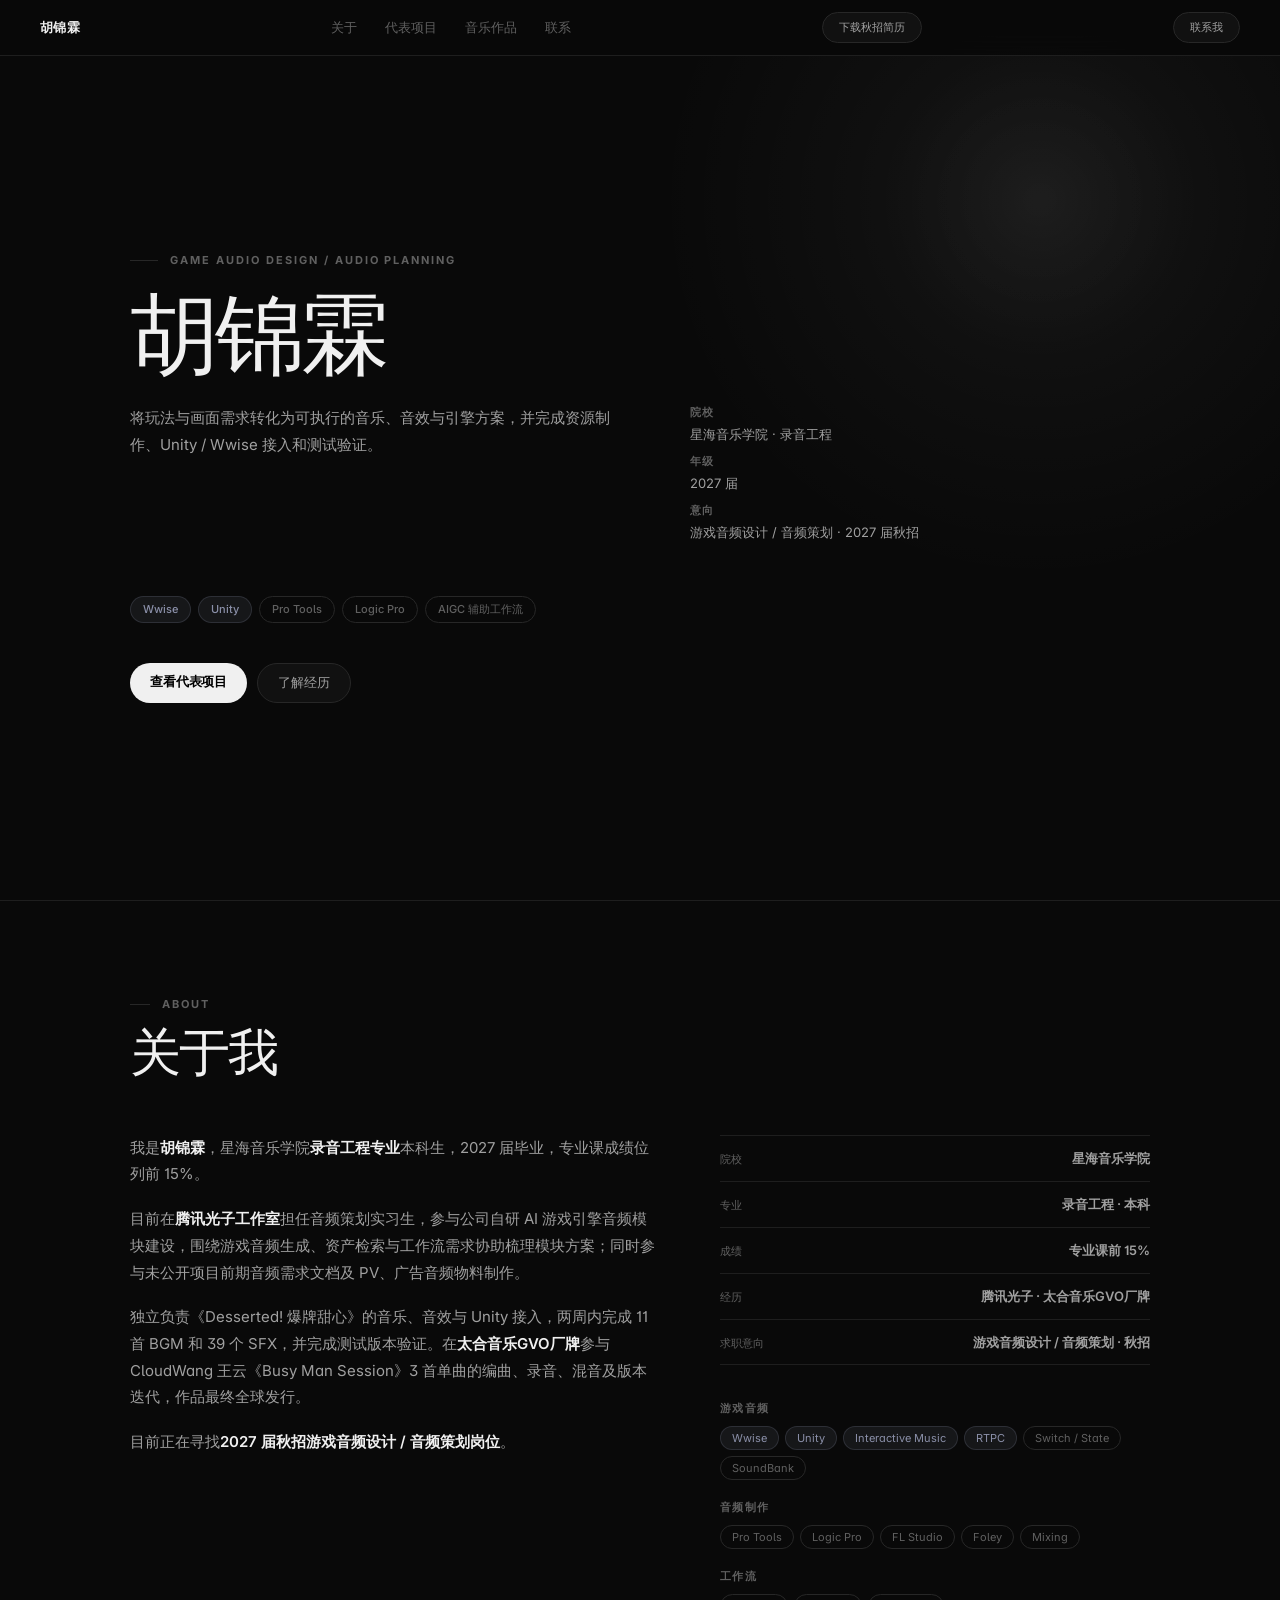
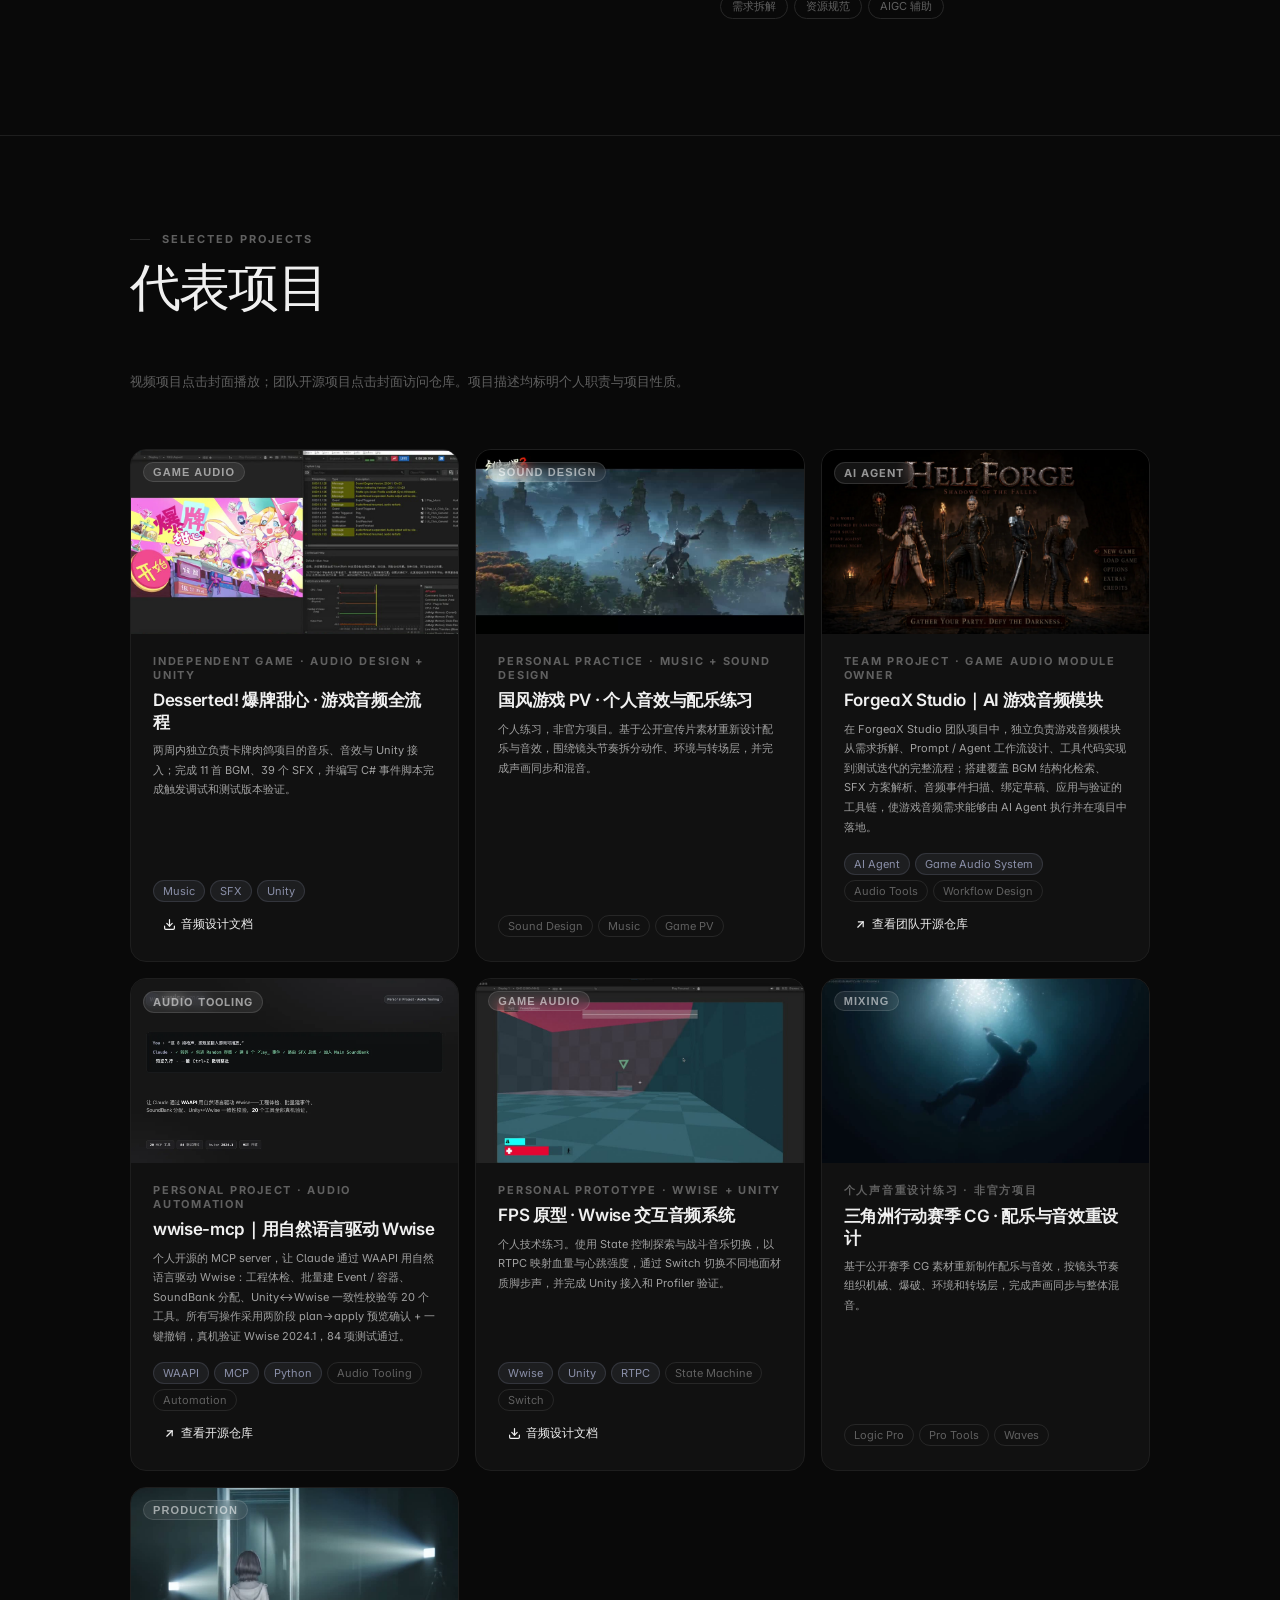
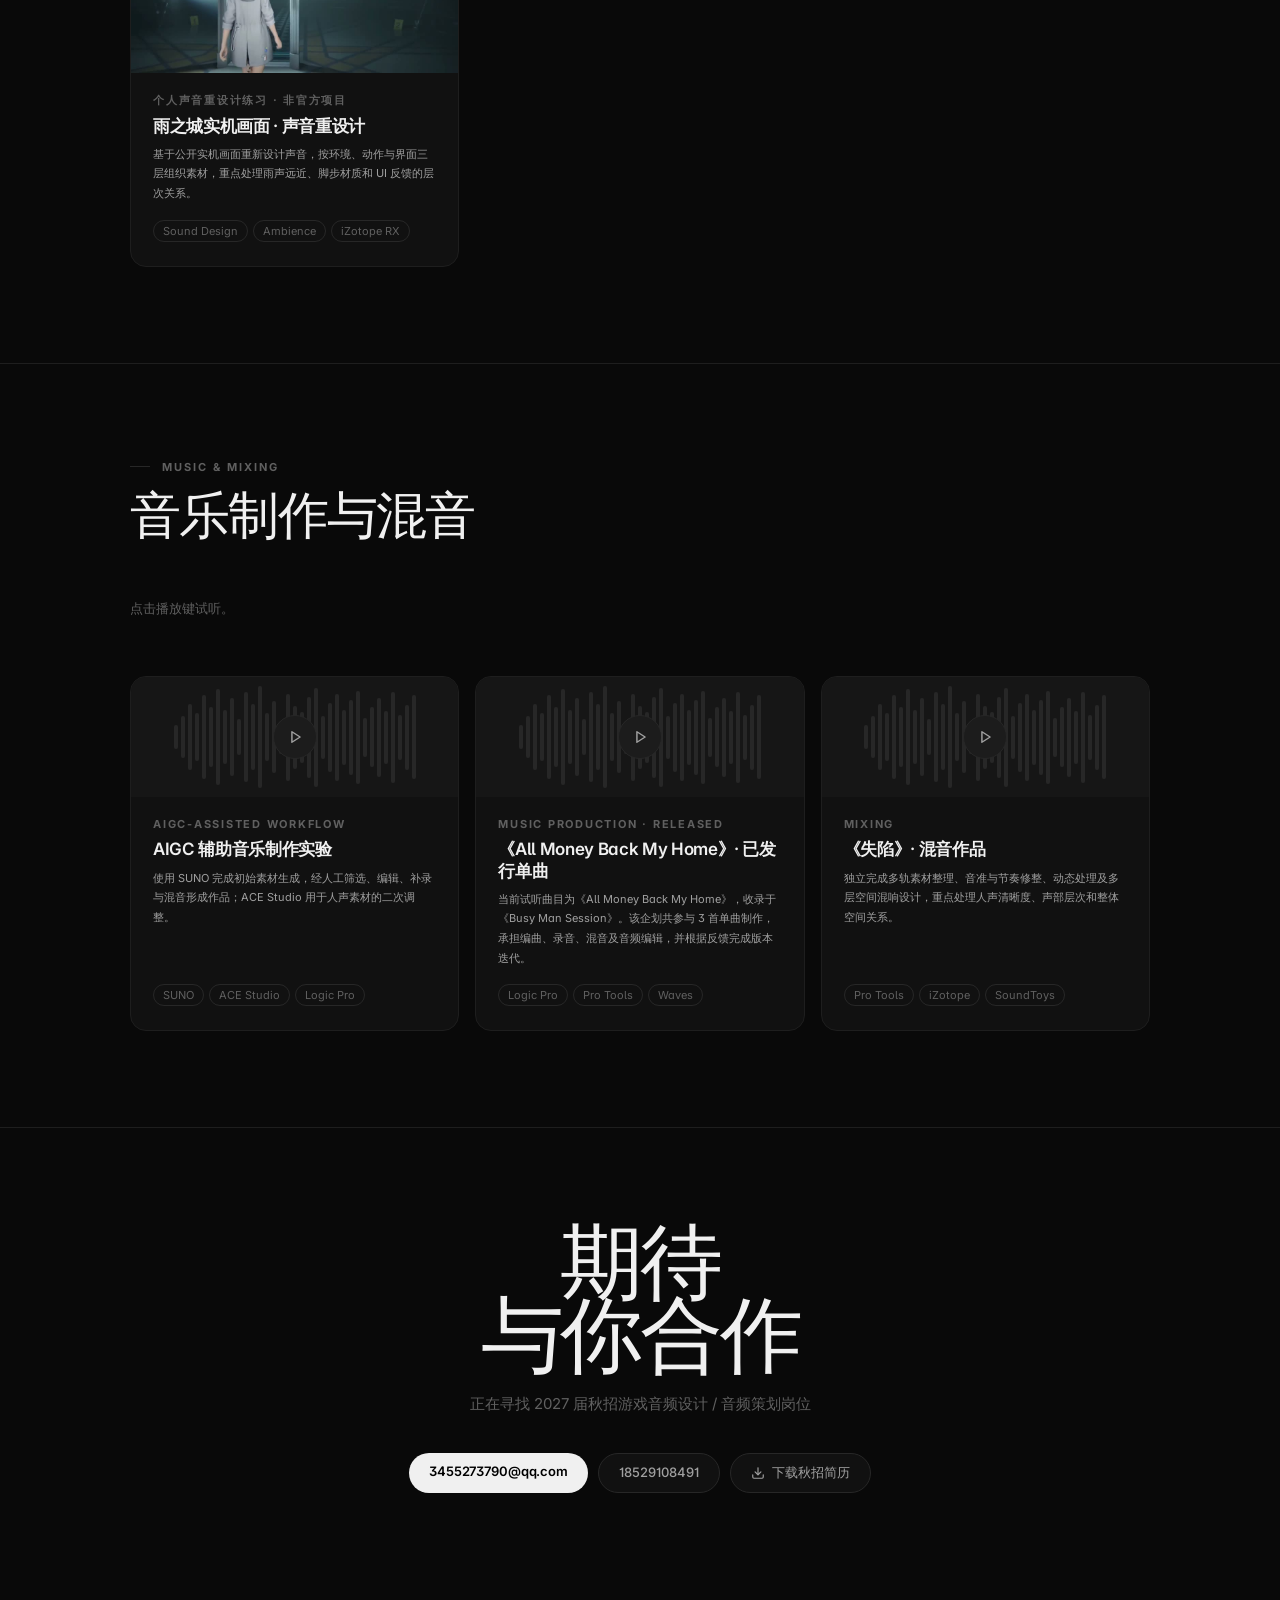
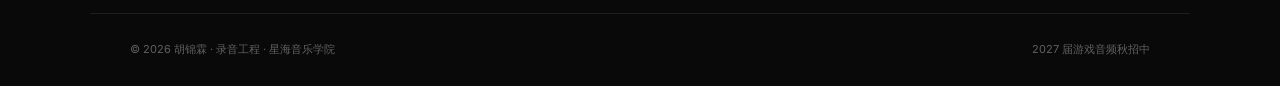
<file: index.html>
<!DOCTYPE html>
<html lang="zh-CN">
<head>
  <meta charset="UTF-8">
  <meta name="viewport" content="width=device-width, initial-scale=1.0">
  <title>胡锦霖 | 游戏音频设计 / 音频策划</title>
  <link rel="preconnect" href="https://fonts.googleapis.com">
  <link rel="preconnect" href="https://fonts.gstatic.com" crossorigin>
  <link href="https://fonts.googleapis.com/css2?family=Inter:wght@200;300;400;500;600;700&display=swap" rel="stylesheet">
  <style>
    *, *::before, *::after { margin: 0; padding: 0; box-sizing: border-box; }

    :root {
      --canvas:    #090909;
      --s1:        #111111;
      --s2:        #161616;
      --s3:        #1c1c1c;
      --line:      #1e1e1e;
      --line-hi:   #272727;
      --ink:       #f0f0f0;
      --ink-2:     #a0a0a0;
      --ink-3:     #606060;
      --accent:    #8a8fa8;
      --accent-lo: rgba(138,143,168,0.10);
      --accent-bd: rgba(138,143,168,0.20);

      /* ── 黄金比例字号阶梯 (base 13px × φ1.618) ──
         13 → 21 → 34 → 55 → 89px
         辅助: 11px (micro) / 15px (body) / 24px (card-lg)   */
      --t-micro:   11px;   /* labels, kickers, badges         */
      --t-sm:      13px;   /* nav, meta, captions, tools      */
      --t-body:    15px;   /* 正文段落 (lh 1.78)              */
      --t-card:    21px;   /* 卡片标题 (φ × 13)               */
      --t-section: 34px;   /* 章节标题 (φ² × 13)              */
      --t-hero-sm: 55px;   /* 联系标题 / 副英雄 (φ³ × 13)    */
      --t-hero:    89px;   /* 主标题 (φ⁴ × 13)               */

      /* ── 行高 ── */
      --lh-display: 0.88;  /* 巨型展示标题                    */
      --lh-title:   1.05;  /* 章节标题                        */
      --lh-card:    1.25;  /* 卡片标题                        */
      --lh-desc:    1.65;  /* 卡片描述                        */
      --lh-body:    1.78;  /* 正文段落 (规范: 1.5–1.8x)       */
      --lh-meta:    1.45;  /* 表格/meta 行                    */
    }

    html { scroll-behavior: smooth; }

    body {
      background: var(--canvas);
      color: var(--ink);
      font-family: 'Inter', -apple-system, "PingFang SC", sans-serif;
      -webkit-font-smoothing: antialiased;
      font-feature-settings: "cv01","cv05","cv09","cv11","ss03";
    }

    /* ─── NAV ─── */
    nav {
      position: fixed; top: 0; left: 0; right: 0; z-index: 100;
      height: 56px;
      display: flex; align-items: center; justify-content: space-between;
      padding: 0 40px;
      background: rgba(9,9,9,0.88);
      backdrop-filter: blur(20px);
      -webkit-backdrop-filter: blur(20px);
      border-bottom: 1px solid var(--line);
    }
    .nav-logo { font-size: var(--t-sm); font-weight: 700; letter-spacing: 0.02em; color: var(--ink); text-decoration: none; }
    .nav-center { display: flex; gap: 28px; }
    .nav-center a { font-size: var(--t-sm); font-weight: 400; color: var(--ink-3); text-decoration: none; transition: color .15s; }
    .nav-center a:hover { color: var(--ink); }
    .nav-pill {
      font-size: var(--t-micro); font-weight: 500;
      padding: 7px 16px; border-radius: 100px;
      border: 1px solid var(--line-hi);
      background: var(--s1); color: var(--ink-2);
      text-decoration: none; transition: border-color .15s, color .15s;
    }
    .nav-pill:hover { border-color: var(--accent-bd); color: var(--ink); }

    /* ─── HERO ─── */
    #hero {
      min-height: 100vh;
      display: flex; align-items: center;
      padding: 56px 0 0;
      position: relative;
      overflow: hidden;
    }
    #hero::before {
      content: '';
      position: absolute;
      top: -200px; right: -160px;
      width: 800px; height: 800px;
      background: radial-gradient(
        ellipse at center,
        rgba(255, 255, 255, 0.055) 0%,
        rgba(255, 255, 255, 0.025) 35%,
        transparent 68%
      );
      pointer-events: none;
      z-index: 0;
    }
    #hero::after {
      content: '';
      position: absolute;
      top: 20px; right: 60px;
      width: 360px; height: 360px;
      background: radial-gradient(
        ellipse at center,
        rgba(255, 255, 255, 0.032) 0%,
        transparent 60%
      );
      pointer-events: none;
      z-index: 0;
    }
    .hero-wrap { position: relative; z-index: 1; }
    .hero-wrap { max-width: 1100px; margin: 0 auto; padding: 0 40px; width: 100%; }

    .hero-kicker {
      /* 小字 + 粗字重 = 强对比基准线 */
      font-size: var(--t-micro); font-weight: 700;
      letter-spacing: 0.18em; text-transform: uppercase;
      color: var(--ink-3); margin-bottom: 28px;
      display: flex; align-items: center; gap: 12px;
    }
    .hero-kicker::before { content:''; display:block; width:28px; height:1px; background:var(--line-hi); }

    .hero-name {
      /* 超大 + 极细字重 → 与 kicker 形成最大字重对比 */
      font-size: clamp(55px, 8.5vw, 89px);
      font-weight: 200; letter-spacing: -0.04em;
      line-height: var(--lh-display); color: var(--ink);
      margin-bottom: 32px;
    }

    .hero-row { display: flex; align-items: flex-start; gap: 60px; margin-bottom: 44px; flex-wrap: wrap; }
    .hero-bio {
      flex: 1; min-width: 280px;
      font-size: var(--t-body); line-height: var(--lh-body);
      color: var(--ink-2); font-weight: 400;
      max-width: 500px;
    }
    .hero-meta { flex-shrink: 0; }
    .meta-item { margin-bottom: 10px; }
    .meta-label { font-size: var(--t-micro); font-weight: 700; letter-spacing: 0.12em; text-transform: uppercase; color: var(--ink-3); display: block; margin-bottom: 3px; }
    .meta-val { font-size: var(--t-sm); font-weight: 400; color: var(--ink-2); line-height: var(--lh-meta); }

    .hero-tags { display: flex; flex-wrap: wrap; gap: 7px; margin-bottom: 40px; }
    .tag {
      font-size: var(--t-micro); font-weight: 500;
      padding: 5px 12px; border-radius: 100px;
      border: 1px solid var(--line-hi);
      color: var(--ink-3);
    }
    .tag.hi {
      background: var(--accent-lo); color: var(--accent);
      border-color: var(--accent-bd);
    }

    .hero-btns { display: flex; gap: 10px; flex-wrap: wrap; }
    .btn-white {
      font-size: var(--t-sm); font-weight: 600; letter-spacing: -0.01em;
      padding: 10px 20px; border-radius: 100px;
      background: var(--ink); color: #000;
      text-decoration: none; border: none;
      transition: opacity .15s; cursor: pointer; display: inline-block;
    }
    .btn-white:hover { opacity: .85; }
    .btn-dark {
      font-size: var(--t-sm); font-weight: 500;
      padding: 10px 20px; border-radius: 100px;
      background: var(--s1); color: var(--ink-2);
      text-decoration: none; border: 1px solid var(--line-hi);
      transition: border-color .15s, color .15s; display: inline-block;
    }
    .btn-dark:hover { border-color: var(--accent-bd); color: var(--ink); }

    /* ─── SECTION ─── */
    .section { border-top: 1px solid var(--line); }
    .section-inner { max-width: 1100px; margin: 0 auto; padding: 96px 40px; }

    .sec-kicker {
      /* 700 small caps → 锚定视觉起点 */
      font-size: var(--t-micro); font-weight: 700;
      letter-spacing: 0.18em; text-transform: uppercase;
      color: var(--ink-3); margin-bottom: 14px;
      display: flex; align-items: center; gap: 12px;
    }
    .sec-kicker::before { content:''; display:block; width:20px; height:1px; background:var(--line-hi); }

    .sec-title {
      /* 300 大字 → 与 700 kicker 形成字重跳跃 */
      font-size: clamp(var(--t-section), 4vw, var(--t-hero-sm));
      font-weight: 300; letter-spacing: -0.035em;
      line-height: var(--lh-title); color: var(--ink);
      margin-bottom: 56px;
    }

    /* ─── ABOUT ─── */
    .about-grid {
      display: grid; grid-template-columns: 1.1fr 0.9fr; gap: 64px; align-items: start;
    }
    .about-text p { font-size: var(--t-body); line-height: var(--lh-body); color: var(--ink-2); margin-bottom: 18px; }
    .about-text strong { color: var(--ink); font-weight: 600; }

    .info-table { border-top: 1px solid var(--line); margin-bottom: 36px; }
    .info-row {
      display: flex; justify-content: space-between; align-items: baseline;
      padding: 13px 0; border-bottom: 1px solid var(--line);
    }
    .info-key { font-size: var(--t-micro); color: var(--ink-3); font-weight: 400; line-height: var(--lh-meta); }
    .info-val { font-size: var(--t-sm); color: var(--ink-2); font-weight: 600; text-align: right; max-width: 220px; line-height: var(--lh-meta); }

    .skill-block { margin-bottom: 20px; }
    .skill-block-label { font-size: var(--t-micro); font-weight: 700; letter-spacing: 0.14em; text-transform: uppercase; color: var(--ink-3); margin-bottom: 10px; }
    .skill-pills { display: flex; flex-wrap: wrap; gap: 6px; }
    .sp {
      font-size: var(--t-micro); padding: 4px 11px; border-radius: 100px;
      border: 1px solid var(--line-hi); color: var(--ink-3);
    }
    .sp.core { background: var(--accent-lo); color: var(--accent); border-color: var(--accent-bd); }

    /* ─── WORKS COMMON ─── */
    .works-sub { font-size: var(--t-sm); color: var(--ink-3); margin-bottom: 56px; line-height: var(--lh-body); }

    /* ── 3-equal video grid ── */
    .vgrid {
      display: grid;
      grid-template-columns: repeat(3, 1fr);
      gap: 16px;
    }
    .vc {
      background: var(--s1); border: 1px solid var(--line);
      border-radius: 16px; overflow: hidden;
      display: flex; flex-direction: column;
      transition: border-color .2s;
    }
    .vc:hover { border-color: var(--line-hi); }

    /* thumb — strict 16:9, same for all */
    .vthumb {
      aspect-ratio: 16 / 9;
      position: relative; background: var(--s2);
      overflow: hidden; cursor: pointer; flex-shrink: 0;
      width:100%; padding:0; border:0; appearance:none; text-align:left;
    }
    .vthumb:focus-visible { outline:2px solid var(--accent); outline-offset:2px; }
    .vthumb img { width:100%; height:100%; object-fit:cover; display:block; }
    /* 外链卡片(如 ForgeaX):<a> 形态 + 箭头图标居中 */
    a.vthumb { display:block; text-decoration:none; }
    .vthumb-ext .vplay svg { margin-left:0; }
    .vthumb-empty {
      width:100%; height:100%;
      display:flex; flex-direction:column; align-items:center; justify-content:center;
      gap:10px; color:var(--ink-3);
    }
    .vthumb-empty svg { opacity:.2; }
    .vthumb-empty span { font-size:var(--t-micro); letter-spacing:.1em; text-transform:uppercase; opacity:.35; }

    .voverlay {
      position:absolute; inset:0;
      background:rgba(0,0,0,0);
      display:flex; align-items:center; justify-content:center;
      transition:background .2s;
    }
    .vthumb:hover .voverlay { background:rgba(0,0,0,.5); }
    .vplay {
      width:48px; height:48px; border-radius:50%;
      background:rgba(255,255,255,.94); border:none; cursor:pointer;
      display:flex; align-items:center; justify-content:center;
      opacity:0; transform:scale(.75);
      transition:opacity .2s, transform .2s;
    }
    .vthumb:hover .vplay { opacity:1; transform:scale(1); }
    .vplay svg { margin-left:3px; }
    @media (hover: none) { .vplay { opacity:1; transform:scale(1); } }

    /* ─── VIDEO LIGHTBOX ─── */
    .vlightbox {
      position:fixed; inset:0; z-index:1000;
      background:rgba(0,0,0,.92);
      display:flex; align-items:center; justify-content:center;
      opacity:0; pointer-events:none;
      transition:opacity .25s;
    }
    .vlightbox.open { opacity:1; pointer-events:all; }
    .vlightbox-inner {
      position:relative;
      width:min(90vw,1280px);
    }
    .vlightbox-inner video {
      width:100%; max-height:85vh;
      display:block; border-radius:12px;
    }
    .vlightbox-close {
      position:absolute; top:-44px; right:0;
      background:none; border:none; cursor:pointer;
      color:rgba(255,255,255,.6); font-size:26px; line-height:1;
      padding:4px 8px;
      transition:color .15s;
    }
    .vlightbox-close:hover { color:#fff; }

    .vbadge {
      position:absolute; top:12px; left:12px;
      font-size:var(--t-micro); font-weight:700; letter-spacing:.1em; text-transform:uppercase;
      padding:3px 9px; border-radius:100px;
      background:rgba(255,255,255,.08); color:rgba(255,255,255,.55);
      border:1px solid rgba(255,255,255,.12); backdrop-filter:blur(6px);
    }

    .vinfo { padding:20px 22px 24px; flex:1; display:flex; flex-direction:column; }
    .vtype {
      font-size:var(--t-micro); font-weight:700; letter-spacing:.16em; text-transform:uppercase;
      color:var(--ink-3); margin-bottom:8px;
    }
    .vtitle {
      font-size:17px; font-weight:600; letter-spacing:-0.02em;
      color:var(--ink); margin-bottom:8px; line-height:var(--lh-card);
    }
    .vdesc {
      font-size:var(--t-micro); line-height:var(--lh-body); color:var(--ink-2);
      margin-bottom:16px; flex:1;
    }
    .vtools { display:flex; flex-wrap:wrap; gap:5px; margin-top:auto; }
    .vtool {
      font-size:var(--t-micro); padding:3px 9px; border-radius:100px;
      border:1px solid var(--line-hi); color:var(--ink-3);
    }
    .vtool.hi { background:var(--accent-lo); color:var(--accent); border-color:var(--accent-bd); }
    .doc-dl { display:inline-flex; align-items:center; gap:5px; margin-top:10px; padding:5px 10px; font-size:11.5px; color:var(--t-secondary); border:1px solid var(--border); border-radius:4px; text-decoration:none; transition:color .15s, border-color .15s; }
    .doc-dl:hover { color:var(--accent); border-color:var(--accent); }

    /* ── 3-equal audio grid ── */
    .agrid {
      display: grid;
      grid-template-columns: repeat(3, 1fr);
      gap: 16px;
    }
    .ac {
      background: var(--s1); border: 1px solid var(--line);
      border-radius: 16px; overflow: hidden;
      display: flex; flex-direction: column;
      transition: border-color .2s;
    }
    .ac:hover { border-color: var(--line-hi); }

    /* waveform zone — same height for all, mirrors 16:9 proportionally */
    .awave-zone {
      height: 120px; background: var(--s2);
      display: flex; align-items: center; justify-content: center;
      gap: 3px; padding: 0 24px; position: relative; flex-shrink: 0;
    }
    .awave-bar {
      flex: 1; max-width: 4px; border-radius: 2px;
      background: var(--line-hi); transition: background .2s;
      pointer-events: none;
    }
    .ac:hover .awave-bar { background: var(--accent-bd); }
    .aplay-btn {
      position: absolute;
      z-index: 1;
      width: 44px; height: 44px; border-radius: 50%;
      background: var(--s3); border: 1px solid var(--line-hi);
      cursor: pointer; display: flex; align-items: center; justify-content: center;
      transition: background .15s, border-color .15s;
    }
    .aplay-btn:hover { background: var(--ink); border-color: var(--ink); }
    .aplay-btn:hover svg { color: #000; }
    .aplay-btn svg { color: var(--ink-2); margin-left: 2px; transition: color .15s; }
    .aplay-btn.playing { background: var(--ink); border-color: var(--ink); }
    .aplay-btn.playing svg { color: #000; }

    .ainfo { padding: 20px 22px 24px; flex: 1; display: flex; flex-direction: column; }
    .atype {
      font-size: var(--t-micro); font-weight: 700; letter-spacing: .16em; text-transform: uppercase;
      color: var(--ink-3); margin-bottom: 8px;
    }
    .atitle {
      font-size: 17px; font-weight: 600; letter-spacing: -0.02em;
      color: var(--ink); margin-bottom: 8px; line-height: var(--lh-card);
    }
    .adesc {
      font-size: var(--t-micro); line-height: var(--lh-body); color: var(--ink-2);
      margin-bottom: 16px; flex: 1;
    }
    .atools { display: flex; flex-wrap: wrap; gap: 5px; margin-top: auto; }
    .atool {
      font-size: var(--t-micro); padding: 3px 9px; border-radius: 100px;
      border: 1px solid var(--line-hi); color: var(--ink-3);
    }

    /* ─── CONTACT ─── */
    #contact .section-inner { padding-bottom: 120px; text-align: center; }
    .contact-head {
      /* 200 超细 × 大字 → 与 footer 700 logo 再次对比 */
      font-size: clamp(var(--t-hero-sm), 6.5vw, var(--t-hero));
      font-weight: 200; letter-spacing: -0.04em;
      line-height: var(--lh-display); color: var(--ink); margin-bottom: 20px;
    }
    .contact-sub { font-size: var(--t-body); color: var(--ink-3); line-height: var(--lh-body); margin-bottom: 36px; }
    .contact-btns { display: flex; gap: 10px; justify-content: center; flex-wrap: wrap; }

    /* ─── FOOTER ─── */
    footer {
      border-top: 1px solid var(--line);
      max-width: 1100px; margin: 0 auto; padding: 28px 40px;
      display: flex; justify-content: space-between; align-items: center;
    }
    footer span { font-size: var(--t-micro); color: var(--ink-3); font-weight: 400; line-height: var(--lh-meta); }

    /* ─── RESPONSIVE ─── */
    @media (max-width: 860px) {
      nav { padding: 0 20px; }
      .nav-center { display: none; }
      .hero-wrap, .section-inner { padding-left: 20px; padding-right: 20px; }
      .hero-name { font-size: clamp(52px,12vw,90px); }
      .hero-row { gap: 32px; }
      .about-grid { grid-template-columns: 1fr; gap: 40px; }
      .vgrid { grid-template-columns: 1fr; }
      .agrid { grid-template-columns: 1fr; }
      footer { flex-direction: column; gap: 8px; text-align: center; padding: 20px; }
    }
    @media (min-width: 861px) and (max-width: 1100px) {
      .vgrid { grid-template-columns: repeat(3, 1fr); gap: 12px; }
      .agrid { grid-template-columns: repeat(3, 1fr); gap: 12px; }
    }
  </style>
</head>
<body>

<!-- ─── NAV ─── -->
<nav>
  <a href="#hero" class="nav-logo">胡锦霖</a>
  <div class="nav-center">
    <a href="#about">关于</a>
    <a href="#video-works">代表项目</a>
    <a href="#audio-works">音乐作品</a>
    <a href="#contact">联系</a>
  </div>
  <a href="胡锦霖 星海音乐学院 简历.docx" download class="nav-pill">下载秋招简历</a>
  <a href="mailto:3455273790@qq.com" class="nav-pill">联系我</a>
</nav>

<!-- ─── HERO ─── -->
<section id="hero">
  <div class="hero-wrap">
    <div class="hero-kicker">Game Audio Design / Audio Planning</div>
    <h1 class="hero-name">胡锦霖</h1>
    <div class="hero-row">
      <p class="hero-bio">
        将玩法与画面需求转化为可执行的音乐、音效与引擎方案，并完成资源制作、Unity / Wwise 接入和测试验证。
      </p>
      <div class="hero-meta">
        <div class="meta-item">
          <span class="meta-label">院校</span>
          <span class="meta-val">星海音乐学院 · 录音工程</span>
        </div>
        <div class="meta-item">
          <span class="meta-label">年级</span>
          <span class="meta-val">2027 届</span>
        </div>
        <div class="meta-item">
          <span class="meta-label">意向</span>
          <span class="meta-val">游戏音频设计 / 音频策划 · 2027 届秋招</span>
        </div>
      </div>
    </div>
    <div class="hero-tags">
      <span class="tag hi">Wwise</span>
      <span class="tag hi">Unity</span>
      <span class="tag">Pro Tools</span>
      <span class="tag">Logic Pro</span>
      <span class="tag">AIGC 辅助工作流</span>
    </div>
    <div class="hero-btns">
      <a href="#video-works" class="btn-white">查看代表项目</a>
      <a href="#about" class="btn-dark">了解经历</a>
    </div>
  </div>
</section>

<!-- ─── ABOUT ─── -->
<section class="section" id="about">
  <div class="section-inner">
    <div class="sec-kicker">About</div>
    <h2 class="sec-title">关于我</h2>

    <div class="about-grid">
      <div class="about-text">
        <p>我是<strong>胡锦霖</strong>，星海音乐学院<strong>录音工程专业</strong>本科生，2027 届毕业，专业课成绩位列前 15%。</p>
        <p>目前在<strong>腾讯光子工作室</strong>担任音频策划实习生，参与公司自研 AI 游戏引擎音频模块建设，围绕游戏音频生成、资产检索与工作流需求协助梳理模块方案；同时参与未公开项目前期音频需求文档及 PV、广告音频物料制作。</p>
        <p>独立负责《Desserted! 爆牌甜心》的音乐、音效与 Unity 接入，两周内完成 11 首 BGM 和 39 个 SFX，并完成测试版本验证。在<strong>太合音乐GVO厂牌</strong>参与 CloudWang 王云《Busy Man Session》3 首单曲的编曲、录音、混音及版本迭代，作品最终全球发行。</p>
        <p>目前正在寻找<strong>2027 届秋招游戏音频设计 / 音频策划岗位</strong>。</p>
      </div>

      <div>
        <div class="info-table">
          <div class="info-row"><span class="info-key">院校</span><span class="info-val">星海音乐学院</span></div>
          <div class="info-row"><span class="info-key">专业</span><span class="info-val">录音工程 · 本科</span></div>
          <div class="info-row"><span class="info-key">成绩</span><span class="info-val">专业课前 15%</span></div>
          <div class="info-row"><span class="info-key">经历</span><span class="info-val">腾讯光子 · 太合音乐GVO厂牌</span></div>

          <div class="info-row"><span class="info-key">求职意向</span><span class="info-val">游戏音频设计 / 音频策划 · 秋招</span></div>
        </div>

        <div class="skill-block">
          <div class="skill-block-label">游戏音频</div>
          <div class="skill-pills">
            <span class="sp core">Wwise</span>
            <span class="sp core">Unity</span>
            <span class="sp core">Interactive Music</span>
            <span class="sp core">RTPC</span>
            <span class="sp">Switch / State</span>
            <span class="sp">SoundBank</span>
          </div>
        </div>
        <div class="skill-block" style="margin-top:16px;">
          <div class="skill-block-label">音频制作</div>
          <div class="skill-pills">
            <span class="sp">Pro Tools</span>
            <span class="sp">Logic Pro</span>
            <span class="sp">FL Studio</span>
            <span class="sp">Foley</span>
            <span class="sp">Mixing</span>
          </div>
        </div>
        <div class="skill-block" style="margin-top:16px;">
          <div class="skill-block-label">工作流</div>
          <div class="skill-pills">
            <span class="sp">需求拆解</span>
            <span class="sp">资源规范</span>
            <span class="sp">AIGC 辅助</span>
          </div>
        </div>
      </div>
    </div>
  </div>
</section>

<!-- ─── VIDEO WORKS ─── -->
<section class="section" id="video-works">
  <div class="section-inner">
    <div class="sec-kicker">Selected Projects</div>
    <h2 class="sec-title">代表项目</h2>
    <p class="works-sub">视频项目点击封面播放；团队开源项目点击封面访问仓库。项目描述均标明个人职责与项目性质。</p>

    <div class="vgrid">

      <!-- V1: Desserted -->
      <div class="vc">
        <button type="button" class="vthumb" data-video="video/爆牌魔女_实机演示_web.mp4" onclick="playVideo(this)" aria-label="播放 Desserted! 爆牌甜心游戏音频实机演示">
          <img src="video/posters/desserted.jpg" alt="Desserted! 爆牌甜心游戏音频实机演示画面" loading="lazy">
          <span class="vbadge">Game Audio</span>
          <div class="voverlay"><span class="vplay"><svg width="16" height="16" viewBox="0 0 24 24" fill="#000"><polygon points="5,3 19,12 5,21"/></svg></span></div>
        </button>
        <div class="vinfo">
          <div class="vtype">Independent Game · Audio Design + Unity</div>
          <h3 class="vtitle">Desserted! 爆牌甜心 · 游戏音频全流程</h3>
          <p class="vdesc">两周内独立负责卡牌肉鸽项目的音乐、音效与 Unity 接入；完成 11 首 BGM、39 个 SFX，并编写 C# 事件脚本完成触发调试和测试版本验证。</p>
          <div class="vtools"><span class="vtool hi">Music</span><span class="vtool hi">SFX</span><span class="vtool hi">Unity</span></div>
          <a class="doc-dl" href="爆牌甜心_音频设计文档_v1.0.docx" download>
            <svg width="13" height="13" viewBox="0 0 24 24" fill="none" stroke="currentColor" stroke-width="2.2" stroke-linecap="round" stroke-linejoin="round"><path d="M21 15v4a2 2 0 0 1-2 2H5a2 2 0 0 1-2-2v-4"/><polyline points="7 10 12 15 17 10"/><line x1="12" y1="15" x2="12" y2="3"/></svg>
            音频设计文档
          </a>
        </div>
      </div>

      <!-- V2: Chinese-style game PV -->
      <div class="vc">
        <button type="button" class="vthumb" data-video="video/国风游戏PV音效配乐_web.mp4" onclick="playVideo(this)" aria-label="播放国风游戏 PV 个人音效与配乐练习">
          <img src="video/posters/guofeng-pv.jpg" alt="国风游戏 PV 个人音效与配乐练习画面" loading="lazy">
          <span class="vbadge">Sound Design</span>
          <div class="voverlay"><span class="vplay"><svg width="16" height="16" viewBox="0 0 24 24" fill="#000"><polygon points="5,3 19,12 5,21"/></svg></span></div>
        </button>
        <div class="vinfo">
          <div class="vtype">Personal Practice · Music + Sound Design</div>
          <h3 class="vtitle">国风游戏 PV · 个人音效与配乐练习</h3>
          <p class="vdesc">个人练习，非官方项目。基于公开宣传片素材重新设计配乐与音效，围绕镜头节奏拆分动作、环境与转场层，并完成声画同步和混音。</p>
          <div class="vtools"><span class="vtool">Sound Design</span><span class="vtool">Music</span><span class="vtool">Game PV</span></div>
        </div>
      </div>

      <!-- V3: ForgeaX Studio(团队项目,外链卡片,非视频) -->
      <div class="vc">
        <a class="vthumb vthumb-ext" href="https://github.com/ForgeaX-Games/forgeax-studio" target="_blank" rel="noopener noreferrer" aria-label="在新标签页查看 ForgeaX Studio 团队开源仓库">
          <img src="video/posters/forgeax.webp" alt="ForgeaX Studio 官方演示游戏 Hellforge 实机画面" loading="lazy">
          <span class="vbadge">AI Agent</span>
          <div class="voverlay"><span class="vplay"><svg width="16" height="16" viewBox="0 0 24 24" fill="none" stroke="#000" stroke-width="2.5" stroke-linecap="round" stroke-linejoin="round"><path d="M7 17L17 7"/><path d="M8 7h9v9"/></svg></span></div>
        </a>
        <div class="vinfo">
          <div class="vtype">Team Project · Game Audio Module Owner</div>
          <h3 class="vtitle">ForgeaX Studio｜AI 游戏音频模块</h3>
          <p class="vdesc">在 ForgeaX Studio 团队项目中，独立负责游戏音频模块从需求拆解、Prompt / Agent 工作流设计、工具代码实现到测试迭代的完整流程；搭建覆盖 BGM 结构化检索、SFX 方案解析、音频事件扫描、绑定草稿、应用与验证的工具链，使游戏音频需求能够由 AI Agent 执行并在项目中落地。</p>
          <div class="vtools"><span class="vtool hi">AI Agent</span><span class="vtool hi">Game Audio System</span><span class="vtool">Audio Tools</span><span class="vtool">Workflow Design</span></div>
          <a class="doc-dl" href="https://github.com/ForgeaX-Games/forgeax-studio" target="_blank" rel="noopener noreferrer">
            <svg width="13" height="13" viewBox="0 0 24 24" fill="none" stroke="currentColor" stroke-width="2.2" stroke-linecap="round" stroke-linejoin="round"><path d="M7 17L17 7"/><path d="M8 7h9v9"/></svg>
            查看团队开源仓库
          </a>
        </div>
      </div>

      <!-- V4: wwise-mcp(个人开源,外链卡片,非视频) -->
      <div class="vc">
        <a class="vthumb vthumb-ext" href="https://github.com/linnn-nb/wwise-mcp" target="_blank" rel="noopener noreferrer" aria-label="在新标签页查看 wwise-mcp 开源仓库">
          <img src="video/posters/wwise-mcp.webp" alt="wwise-mcp 项目封面：用自然语言驱动 Wwise 的 MCP 工具" loading="lazy">
          <span class="vbadge">Audio Tooling</span>
          <div class="voverlay"><span class="vplay"><svg width="16" height="16" viewBox="0 0 24 24" fill="none" stroke="#000" stroke-width="2.5" stroke-linecap="round" stroke-linejoin="round"><path d="M7 17L17 7"/><path d="M8 7h9v9"/></svg></span></div>
        </a>
        <div class="vinfo">
          <div class="vtype">Personal Project · Audio Automation</div>
          <h3 class="vtitle">wwise-mcp｜用自然语言驱动 Wwise</h3>
          <p class="vdesc">个人开源的 MCP server，让 Claude 通过 WAAPI 用自然语言驱动 Wwise：工程体检、批量建 Event / 容器、SoundBank 分配、Unity↔Wwise 一致性校验等 20 个工具。所有写操作采用两阶段 plan→apply 预览确认 + 一键撤销，真机验证 Wwise 2024.1，84 项测试通过。</p>
          <div class="vtools"><span class="vtool hi">WAAPI</span><span class="vtool hi">MCP</span><span class="vtool hi">Python</span><span class="vtool">Audio Tooling</span><span class="vtool">Automation</span></div>
          <a class="doc-dl" href="https://github.com/linnn-nb/wwise-mcp" target="_blank" rel="noopener noreferrer">
            <svg width="13" height="13" viewBox="0 0 24 24" fill="none" stroke="currentColor" stroke-width="2.2" stroke-linecap="round" stroke-linejoin="round"><path d="M7 17L17 7"/><path d="M8 7h9v9"/></svg>
            查看开源仓库
          </a>
        </div>
      </div>

      <!-- V5: Wwise -->
      <div class="vc">
        <button type="button" class="vthumb" data-video="video/Unity集成Wwise FPS模版.mp4" onclick="playVideo(this)" aria-label="播放 FPS 原型 Wwise 交互音频系统演示">
          <img src="video/posters/fps-wwise.jpg" alt="FPS 原型 Wwise 交互音频系统演示画面" loading="lazy">
          <span class="vbadge">Game Audio</span>
          <div class="voverlay"><span class="vplay"><svg width="16" height="16" viewBox="0 0 24 24" fill="#000"><polygon points="5,3 19,12 5,21"/></svg></span></div>
        </button>
        <div class="vinfo">
          <div class="vtype">Personal Prototype · Wwise + Unity</div>
          <h3 class="vtitle">FPS 原型 · Wwise 交互音频系统</h3>
          <p class="vdesc">个人技术练习。使用 State 控制探索与战斗音乐切换，以 RTPC 映射血量与心跳强度，通过 Switch 切换不同地面材质脚步声，并完成 Unity 接入和 Profiler 验证。</p>
          <div class="vtools"><span class="vtool hi">Wwise</span><span class="vtool hi">Unity</span><span class="vtool hi">RTPC</span><span class="vtool">State Machine</span><span class="vtool">Switch</span></div>
          <a class="doc-dl" href="Unity_Wwise_音频设计文档.pdf" download>
            <svg width="13" height="13" viewBox="0 0 24 24" fill="none" stroke="currentColor" stroke-width="2.2" stroke-linecap="round" stroke-linejoin="round"><path d="M21 15v4a2 2 0 0 1-2 2H5a2 2 0 0 1-2-2v-4"/><polyline points="7 10 12 15 17 10"/><line x1="12" y1="15" x2="12" y2="3"/></svg>
            音频设计文档
          </a>
        </div>
      </div>

      <!-- V6: Mixing -->
      <div class="vc">
        <button type="button" class="vthumb" data-video="video/三角洲CG_web.mp4" onclick="playVideo(this)" aria-label="播放三角洲行动赛季CG配乐与音效演示">
          <img src="video/posters/delta-cg.jpg" alt="三角洲行动赛季CG配乐与音效画面" loading="lazy">
          <span class="vbadge">Mixing</span>
          <div class="voverlay"><span class="vplay"><svg width="16" height="16" viewBox="0 0 24 24" fill="#000"><polygon points="5,3 19,12 5,21"/></svg></span></div>
        </button>
        <div class="vinfo">
          <div class="vtype">个人声音重设计练习 · 非官方项目</div>
          <h3 class="vtitle">三角洲行动赛季 CG · 配乐与音效重设计</h3>
          <p class="vdesc">基于公开赛季 CG 素材重新制作配乐与音效，按镜头节奏组织机械、爆破、环境和转场层，完成声画同步与整体混音。</p>
          <div class="vtools"><span class="vtool">Logic Pro</span><span class="vtool">Pro Tools</span><span class="vtool">Waves</span></div>
        </div>
      </div>

      <!-- V7: Rain city -->
      <div class="vc">
        <button type="button" class="vthumb" data-video="video/雨之城_web.mp4" onclick="playVideo(this)" aria-label="播放雨之城实机演示声音设计">
          <img src="video/posters/rain-city.jpg" alt="雨之城实机演示声音设计画面" loading="lazy">
          <span class="vbadge">Production</span>
          <div class="voverlay"><span class="vplay"><svg width="16" height="16" viewBox="0 0 24 24" fill="#000"><polygon points="5,3 19,12 5,21"/></svg></span></div>
        </button>
        <div class="vinfo">
          <div class="vtype">个人声音重设计练习 · 非官方项目</div>
          <h3 class="vtitle">雨之城实机画面 · 声音重设计</h3>
          <p class="vdesc">基于公开实机画面重新设计声音，按环境、动作与界面三层组织素材，重点处理雨声远近、脚步材质和 UI 反馈的层次关系。</p>
          <div class="vtools"><span class="vtool">Sound Design</span><span class="vtool">Ambience</span><span class="vtool">iZotope RX</span></div>
        </div>
      </div>

    </div>
  </div>
</section>

<!-- ─── AUDIO WORKS ─── -->
<section class="section" id="audio-works">
  <div class="section-inner">
    <div class="sec-kicker">Music & Mixing</div>
    <h2 class="sec-title">音乐制作与混音</h2>
    <p class="works-sub">点击播放键试听。</p>

    <div class="agrid">

      <!-- A1: AIGC 音乐 -->
      <div class="ac">
        <div class="awave-zone" id="wz1">
          <!-- bars generated by JS -->
          <button class="aplay-btn" onclick="toggleAudio(this,'audio/AIGC音乐.mp3','wz1')">
            <svg width="14" height="14" viewBox="0 0 24 24" fill="none" stroke="currentColor" stroke-width="2.5" stroke-linecap="round" stroke-linejoin="round"><polygon points="5,3 19,12 5,21"/></svg>
          </button>
          <audio id="audio/AIGC音乐.mp3" src="audio/AIGC音乐.mp3" preload="none"></audio>
        </div>
        <div class="ainfo">
          <div class="atype">AIGC-assisted Workflow</div>
          <h3 class="atitle">AIGC 辅助音乐制作实验</h3>
          <p class="adesc">使用 SUNO 完成初始素材生成，经人工筛选、编辑、补录与混音形成作品；ACE Studio 用于人声素材的二次调整。</p>
          <div class="atools">
            <span class="atool">SUNO</span>
            <span class="atool">ACE Studio</span>
            <span class="atool">Logic Pro</span>
          </div>
        </div>
      </div>

      <!-- A2: 已发行音乐企划 -->
      <div class="ac">
        <div class="awave-zone" id="wz2">
          <button class="aplay-btn" onclick="toggleAudio(this,'audio/已发行音乐企划.mp3','wz2')">
            <svg width="14" height="14" viewBox="0 0 24 24" fill="none" stroke="currentColor" stroke-width="2.5" stroke-linecap="round" stroke-linejoin="round"><polygon points="5,3 19,12 5,21"/></svg>
          </button>
          <audio id="audio/已发行音乐企划.mp3" src="audio/已发行音乐企划.mp3" preload="none"></audio>
        </div>
        <div class="ainfo">
          <div class="atype">Music Production · Released</div>
          <h3 class="atitle">《All Money Back My Home》· 已发行单曲</h3>
          <p class="adesc">当前试听曲目为《All Money Back My Home》，收录于《Busy Man Session》。该企划共参与 3 首单曲制作，承担编曲、录音、混音及音频编辑，并根据反馈完成版本迭代。</p>
          <div class="atools">
            <span class="atool">Logic Pro</span>
            <span class="atool">Pro Tools</span>
            <span class="atool">Waves</span>
          </div>
        </div>
      </div>

      <!-- A3: 混音作品 -->
      <div class="ac">
        <div class="awave-zone" id="wz3">
          <button class="aplay-btn" onclick="toggleAudio(this,'audio/混音作品.mp3','wz3')">
            <svg width="14" height="14" viewBox="0 0 24 24" fill="none" stroke="currentColor" stroke-width="2.5" stroke-linecap="round" stroke-linejoin="round"><polygon points="5,3 19,12 5,21"/></svg>
          </button>
          <audio id="audio/混音作品.mp3" src="audio/混音作品.mp3" preload="none"></audio>
        </div>
        <div class="ainfo">
          <div class="atype">Mixing</div>
          <h3 class="atitle">《失陷》· 混音作品</h3>
          <p class="adesc">独立完成多轨素材整理、音准与节奏修整、动态处理及多层空间混响设计，重点处理人声清晰度、声部层次和整体空间关系。</p>
          <div class="atools">
            <span class="atool">Pro Tools</span>
            <span class="atool">iZotope</span>
            <span class="atool">SoundToys</span>
          </div>
        </div>
      </div>

    </div>
  </div>
</section>

<!-- ─── CONTACT ─── -->
<section class="section" id="contact">
  <div class="section-inner">
    <h2 class="contact-head">期待<br>与你合作</h2>
    <p class="contact-sub">正在寻找 2027 届秋招游戏音频设计 / 音频策划岗位</p>
    <div class="contact-btns">
      <a href="mailto:3455273790@qq.com" class="btn-white">3455273790@qq.com</a>
      <a href="tel:18529108491" class="btn-dark">18529108491</a>
      <a href="胡锦霖 星海音乐学院 简历.docx" download class="btn-dark" style="display:inline-flex;align-items:center;gap:7px;">
        <svg width="14" height="14" viewBox="0 0 24 24" fill="none" stroke="currentColor" stroke-width="2" stroke-linecap="round" stroke-linejoin="round"><path d="M21 15v4a2 2 0 0 1-2 2H5a2 2 0 0 1-2-2v-4"/><polyline points="7 10 12 15 17 10"/><line x1="12" y1="15" x2="12" y2="3"/></svg>
        下载秋招简历
      </a>
    </div>
  </div>
</section>

<footer>
  <span>© 2026 胡锦霖 · 录音工程 · 星海音乐学院</span>
  <span>2027 届游戏音频秋招中</span>
</footer>

<div class="vlightbox" id="vlightbox">
  <div class="vlightbox-inner">
    <button class="vlightbox-close" onclick="closeLightbox()">✕</button>
    <video id="vlightbox-video" controls preload="metadata" playsinline></video>
  </div>
</div>

<script>
  // ── Waveform bars ──
  const BAR_HEIGHTS = [20,35,55,40,70,50,80,45,65,30,75,55,85,40,60,28,72,52,42,68,82,36,58,72,46,62,78,32,50,66,44,76,38,54,70];
  document.querySelectorAll('.awave-zone').forEach(zone => {
    BAR_HEIGHTS.forEach(h => {
      const bar = document.createElement('div');
      bar.className = 'awave-bar';
      bar.style.height = h + '%';
      zone.insertBefore(bar, zone.querySelector('.aplay-btn'));
    });
  });

  // ── Video lightbox ──
  function playVideo(btn) {
    const videoSrc = btn.closest('.vthumb').dataset.video;
    if (!videoSrc) return;
    const lb      = document.getElementById('vlightbox');
    const lbVideo = document.getElementById('vlightbox-video');
    lbVideo.src   = videoSrc;
    lbVideo.load();
    lb.classList.add('open');
    document.body.style.overflow = 'hidden';
    lbVideo.play().catch(() => {});
  }

  function closeLightbox() {
    const lb      = document.getElementById('vlightbox');
    const lbVideo = document.getElementById('vlightbox-video');
    lb.classList.remove('open');
    lbVideo.pause();
    lbVideo.removeAttribute('src');
    lbVideo.load();
    document.body.style.overflow = '';
  }

  document.getElementById('vlightbox').addEventListener('click', function(e) {
    if (e.target === this) closeLightbox();
  });
  document.addEventListener('keydown', e => { if (e.key === 'Escape') closeLightbox(); });

  // ── Audio toggle (one at a time) ──
  let currentAudio = null;
  let currentBtn   = null;
  function toggleAudio(btn, src, zoneId) {
    const audio = document.getElementById(src);
    if (!audio) return;
    if (currentAudio && currentAudio !== audio) {
      currentAudio.pause(); currentAudio.currentTime = 0;
      if (currentBtn) setPause(currentBtn);
    }
    if (audio.paused) {
      audio.load();
      audio.play().then(() => {
        setPlay(btn);
        currentAudio = audio; currentBtn = btn;
        audio.onended = () => { setPause(btn); currentAudio = null; currentBtn = null; };
      }).catch(() => { setPause(btn); });
    } else {
      audio.pause(); setPause(btn);
      currentAudio = null; currentBtn = null;
    }
  }
  function setPlay(btn) {
    btn.classList.add('playing');
    btn.innerHTML = '<svg width="12" height="12" viewBox="0 0 24 24" fill="currentColor"><rect x="5" y="4" width="4" height="16"/><rect x="15" y="4" width="4" height="16"/></svg>';
  }
  function setPause(btn) {
    btn.classList.remove('playing');
    btn.innerHTML = '<svg width="14" height="14" viewBox="0 0 24 24" fill="none" stroke="currentColor" stroke-width="2.5" stroke-linecap="round" stroke-linejoin="round"><polygon points="5,3 19,12 5,21"/></svg>';
  }
</script>
</body>
</html>
</file>
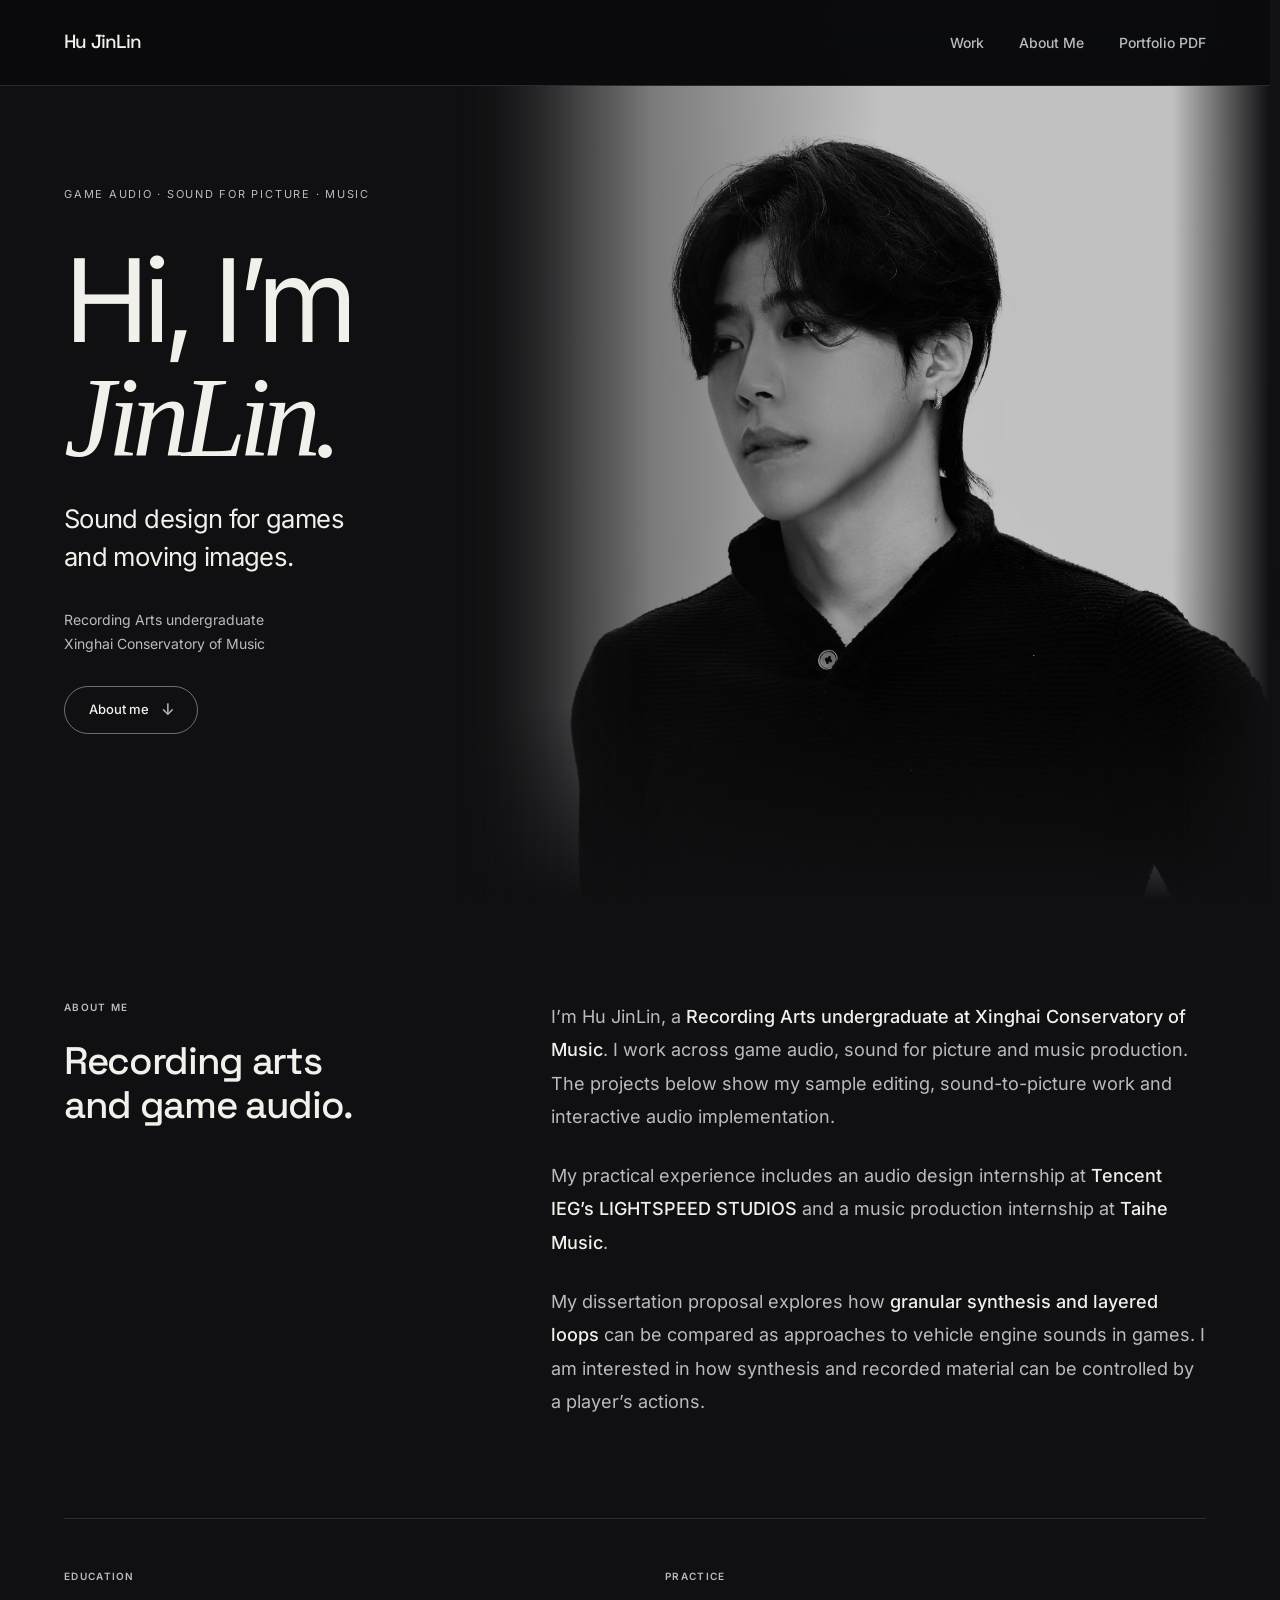
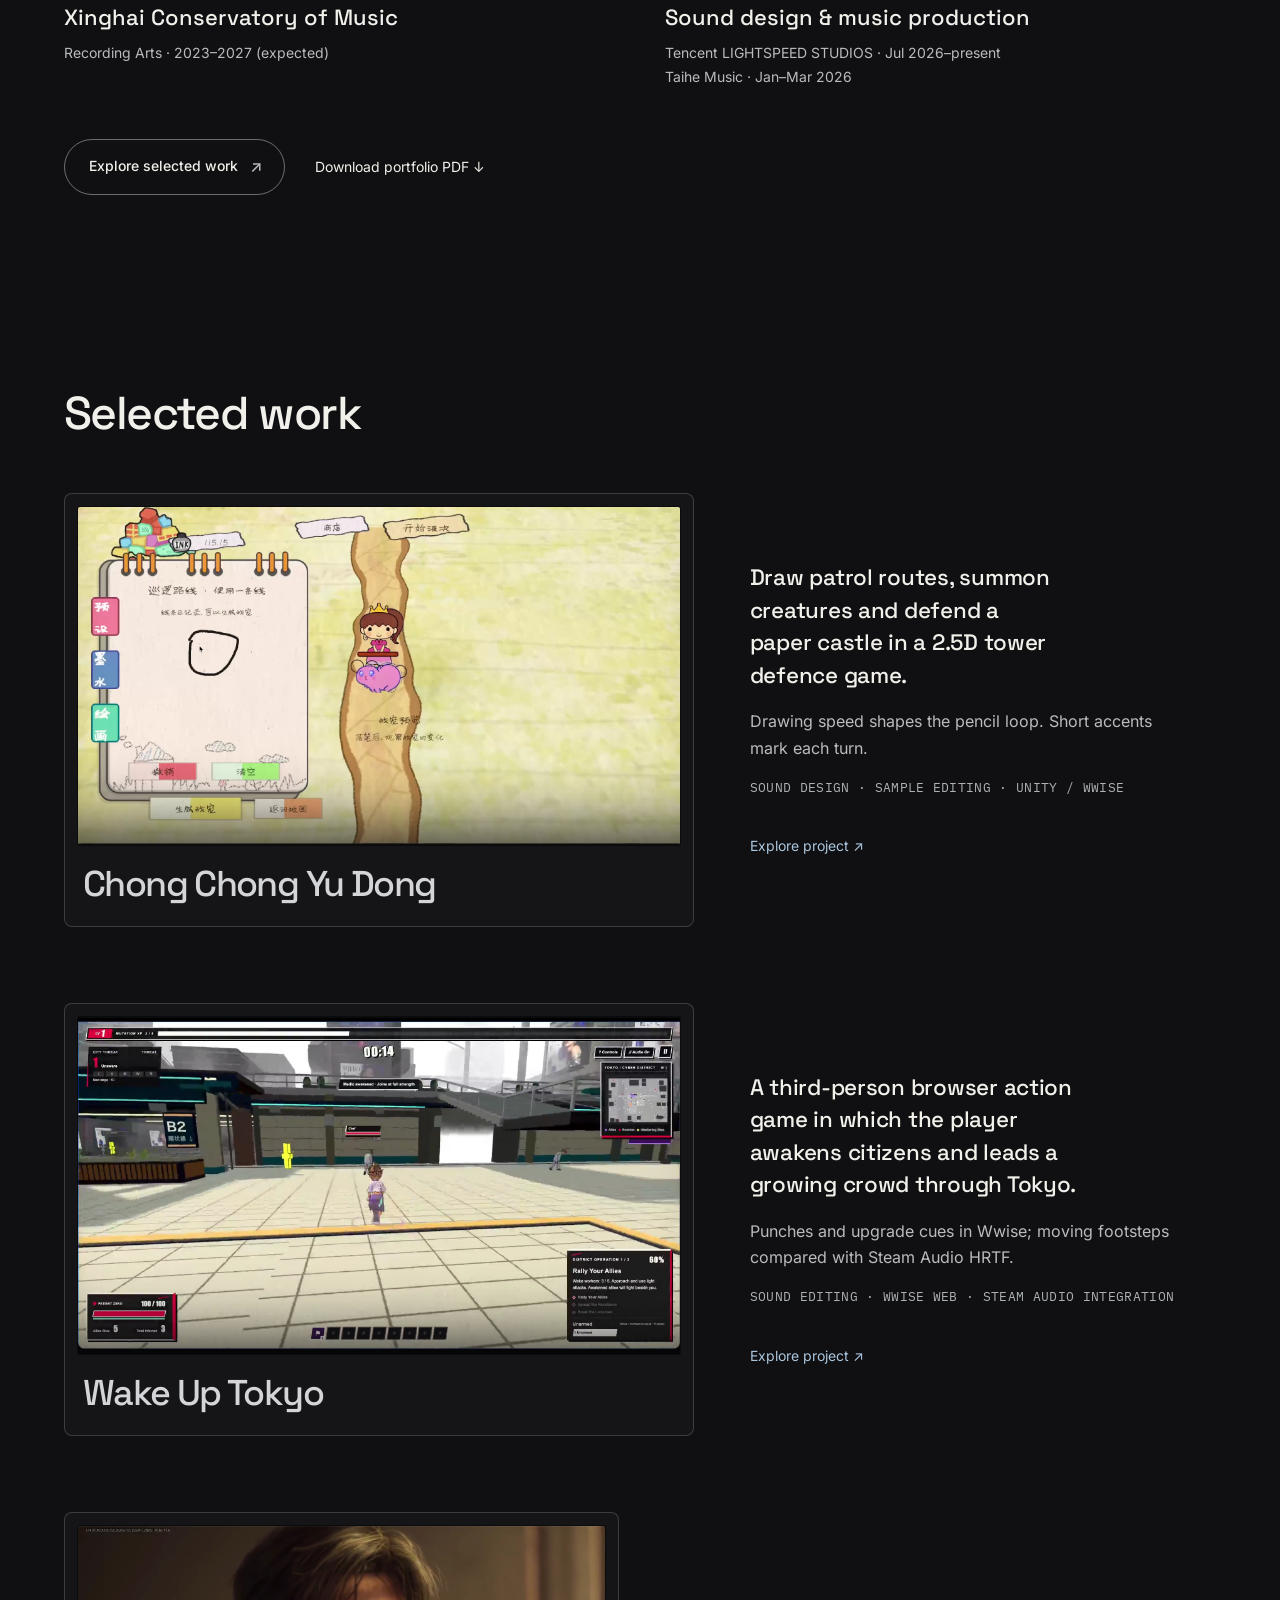
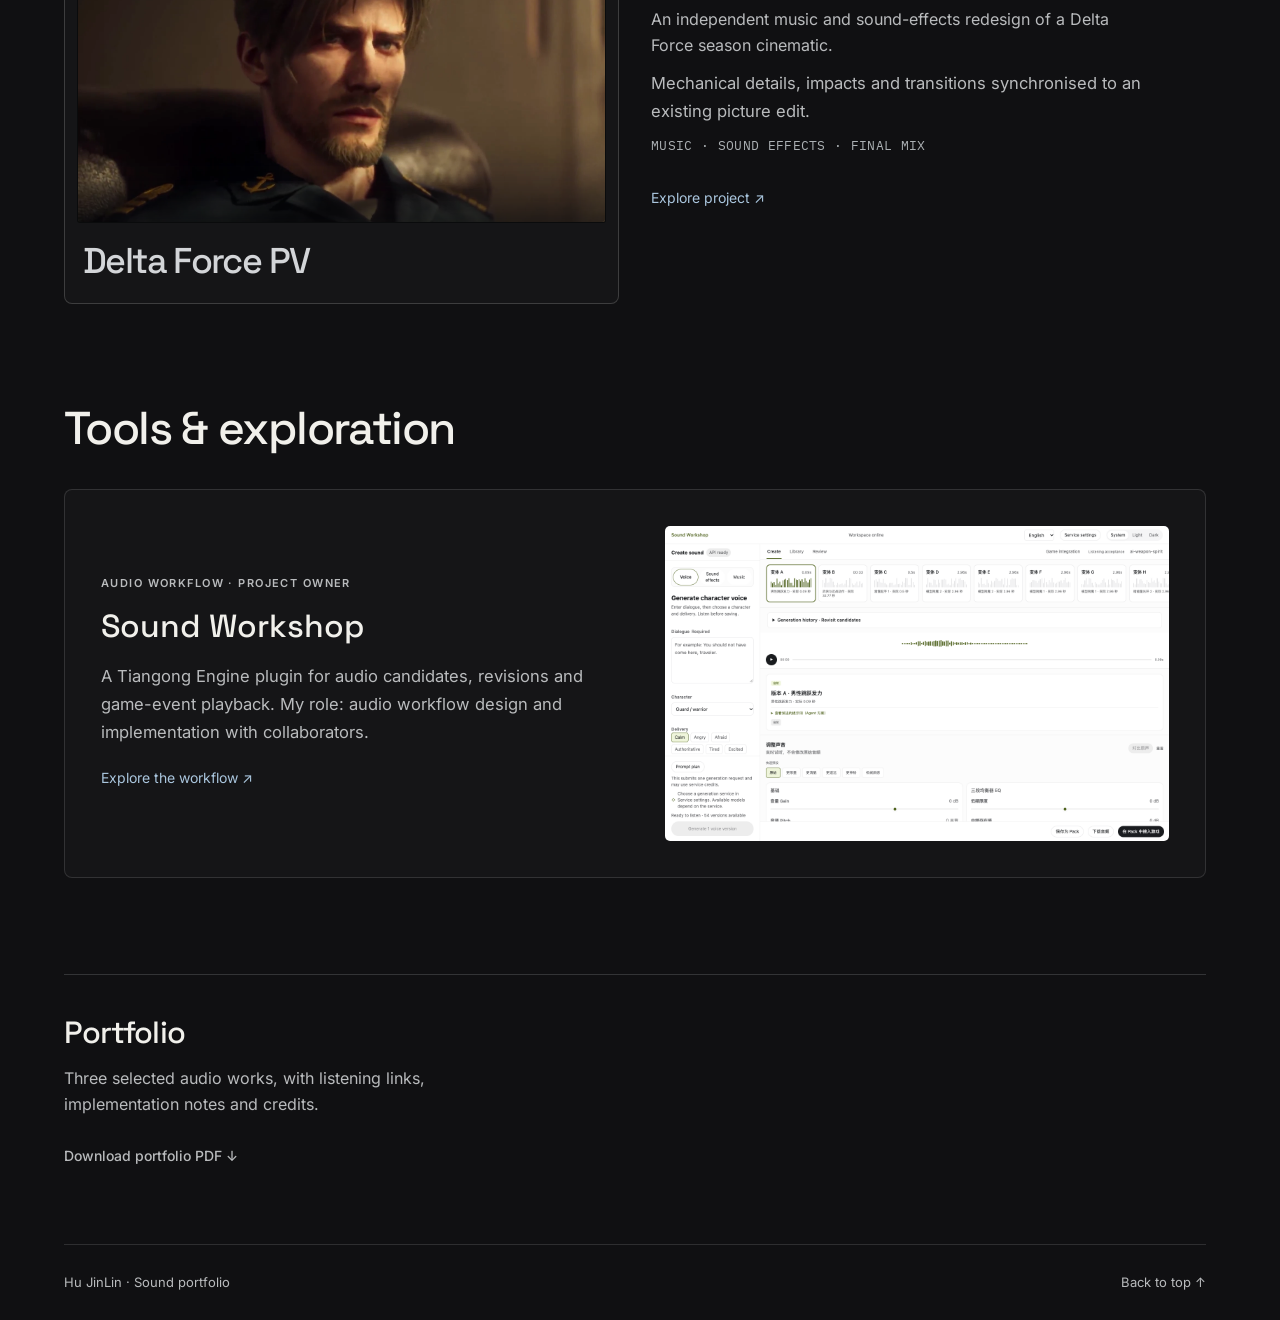
<file: sound/index.html>
<!doctype html>
<html lang="en">
<head>
  <meta charset="utf-8">
  <meta name="viewport" content="width=device-width, initial-scale=1">
  <meta name="description" content="Recording arts, game audio and sound for picture. Selected work by Hu JinLin.">
  <meta name="theme-color" content="#101012">
  <title>Hu JinLin — Sound Design Portfolio</title>
  <link rel="icon" href="./assets/favicon.svg" type="image/svg+xml">
  <link rel="stylesheet" href="./assets/site.css">
  <link rel="stylesheet" href="./assets/reference-layout.css">
  <link rel="stylesheet" href="./assets/redesign.css">
  <script src="./assets/site.js" defer></script>
</head>
<body>
  <a class="skip-link" href="#main">Skip to content</a>
  <header class="site-header shell" id="top">
    <a class="brand" href="./index.html" aria-label="Hu JinLin, home">
      <span>Hu JinLin</span>
    </a>
    <nav class="site-nav" aria-label="Main navigation">
      <a href="./index.html#work">Work</a>
      <a href="./index.html#about">About Me</a>
      <a href="./assets/Hu_JinLin_Sound_Design_Portfolio.pdf">Portfolio PDF</a>
    </nav>
  </header>
  <main id="main">
 
 <section class="about-portrait-hero" aria-labelledby="about-name">
 <div class="portrait-backdrop"><img src="./assets/jinlin-portrait.jpg" alt="Portrait of Hu JinLin" fetchpriority="high"></div>
 <div class="portrait-intro shell"><p class="eyebrow">Game audio · Sound for picture · Music</p><h1 id="about-name">Hi, I’m<br><em>JinLin.</em></h1><p class="portrait-deck">Sound design for games<br>and moving images.</p><p class="portrait-identity">Recording Arts undergraduate<br>Xinghai Conservatory of Music</p><a class="hero__work-link" href="#about">About me <span>↓</span></a></div>
 </section>
 <section class="biography shell" id="about"><div class="bio-aside"><p class="eyebrow">About me</p><h2>Recording arts<br>and game audio.</h2></div><div class="bio-copy">
 <p>I’m Hu JinLin, a <strong>Recording Arts undergraduate at Xinghai Conservatory of Music</strong>. I work across game audio, sound for picture and music production. The projects below show my sample editing, sound-to-picture work and interactive audio implementation.</p>

 <p>My practical experience includes an audio design internship at <strong>Tencent IEG’s LIGHTSPEED STUDIOS</strong> and a music production internship at <strong>Taihe Music</strong>.</p>
 <p>My dissertation proposal explores how <strong>granular synthesis and layered loops</strong> can be compared as approaches to vehicle engine sounds in games. I am interested in how synthesis and recorded material can be controlled by a player’s actions.</p>
 </div></section>
 <section class="about-record shell"><div><p class="eyebrow">Education</p><h3>Xinghai Conservatory of Music</h3><p>Recording Arts · 2023–2027 (expected)</p></div><div><p class="eyebrow">Practice</p><h3>Sound design &amp; music production</h3><p>Tencent LIGHTSPEED STUDIOS · Jul 2026–present<br>Taihe Music · Jan–Mar 2026</p></div></section>
 <div class="about-next shell"><a class="hero__work-link" href="./index.html#work">Explore selected work <span>↗</span></a><a class="text-link" href="./assets/Hu_JinLin_Sound_Design_Portfolio.pdf" download>Download portfolio PDF ↓</a></div>
 <div class="home-scene">
 <section class="panel" id="work" aria-labelledby="work-title"><div class="panel__inner"><h2 class="sec-title" id="work-title">Selected work</h2><ul class="wgrid" role="list"><li><a class="wcard wcard--lead" href="projects/huashou/index.html"><div class="wcard__frame wcard__frame--polaroid"><div class="wcard__media"><img src="./assets/huashou/pencil.webp" alt="A curved patrol line drawn in the Chong Chong Yu Dong notebook next to a creature preview" loading="lazy" decoding="async"></div><h3 class="wcard__title">Chong Chong Yu Dong</h3></div><div class="wcard__body"><p class="wcard__desc">Draw patrol routes, summon creatures and defend a paper castle in a 2.5D tower defence game.</p><p class="wcard__built">Drawing speed shapes the pencil loop. Short accents mark each turn.</p><p class="wcard__meta">Sound design · Sample editing · Unity / Wwise</p><span class="project-enter">Explore project ↗</span></div></a></li><li><a class="wcard wcard--lead" href="projects/wake-up-tokyo/index.html"><div class="wcard__frame wcard__frame--polaroid"><div class="wcard__media"><img src="./assets/tokyo/street.webp" alt="Third-person street gameplay in the Wake Up Tokyo recording" loading="lazy" decoding="async"></div><h3 class="wcard__title">Wake Up Tokyo</h3></div><div class="wcard__body"><p class="wcard__desc">A third-person browser action game in which the player awakens citizens and leads a growing crowd through Tokyo.</p><p class="wcard__built">Punches and upgrade cues in Wwise; moving footsteps compared with Steam Audio HRTF.</p><p class="wcard__meta">Sound editing · Wwise Web · Steam Audio integration</p><span class="project-enter">Explore project ↗</span></div></a></li><li><a class="wcard " href="projects/delta-force/index.html"><div class="wcard__frame wcard__frame--polaroid"><div class="wcard__media"><img src="./assets/delta-scene.webp" alt="A still from the Delta Force season promotional cinematic" loading="lazy" decoding="async"></div><h3 class="wcard__title">Delta Force PV</h3></div><div class="wcard__body"><p class="wcard__desc">An independent music and sound-effects redesign of a Delta Force season cinematic.</p><p class="wcard__built">Mechanical details, impacts and transitions synchronised to an existing picture edit.</p><p class="wcard__meta">Music · Sound effects · Final mix</p><span class="project-enter">Explore project ↗</span></div></a></li></ul>
 <section class="tools-feature"><h2 class="sec-title">Tools &amp; exploration</h2><a class="tool-link" href="projects/tiangong/index.html"><div><p class="eyebrow">Audio workflow · Project owner</p><h3>Sound Workshop</h3><p>A Tiangong Engine plugin for audio candidates, revisions and game-event playback. My role: audio workflow design and implementation with collaborators.</p><span class="project-enter">Explore the workflow ↗</span></div><img src="assets/sound-workshop.webp" alt="Sound Workshop audio creation interface" loading="lazy"></a></section>
 <div class="closing-band closing-download"><section id="contact"><h2 class="sec-title">Portfolio</h2><p class="closing__note">Three selected audio works, with listening links, implementation notes and credits.</p><div class="closing__actions"><a href="assets/Hu_JinLin_Sound_Design_Portfolio.pdf" download>Download portfolio PDF ↓</a></div></section></div>
 </div></section></div></main>
  <footer class="site-footer shell">
    <span>Hu JinLin · Sound portfolio</span>
    <a href="#top">Back to top <span aria-hidden="true">↑</span></a>
  </footer>
</body>
</html>
</file>
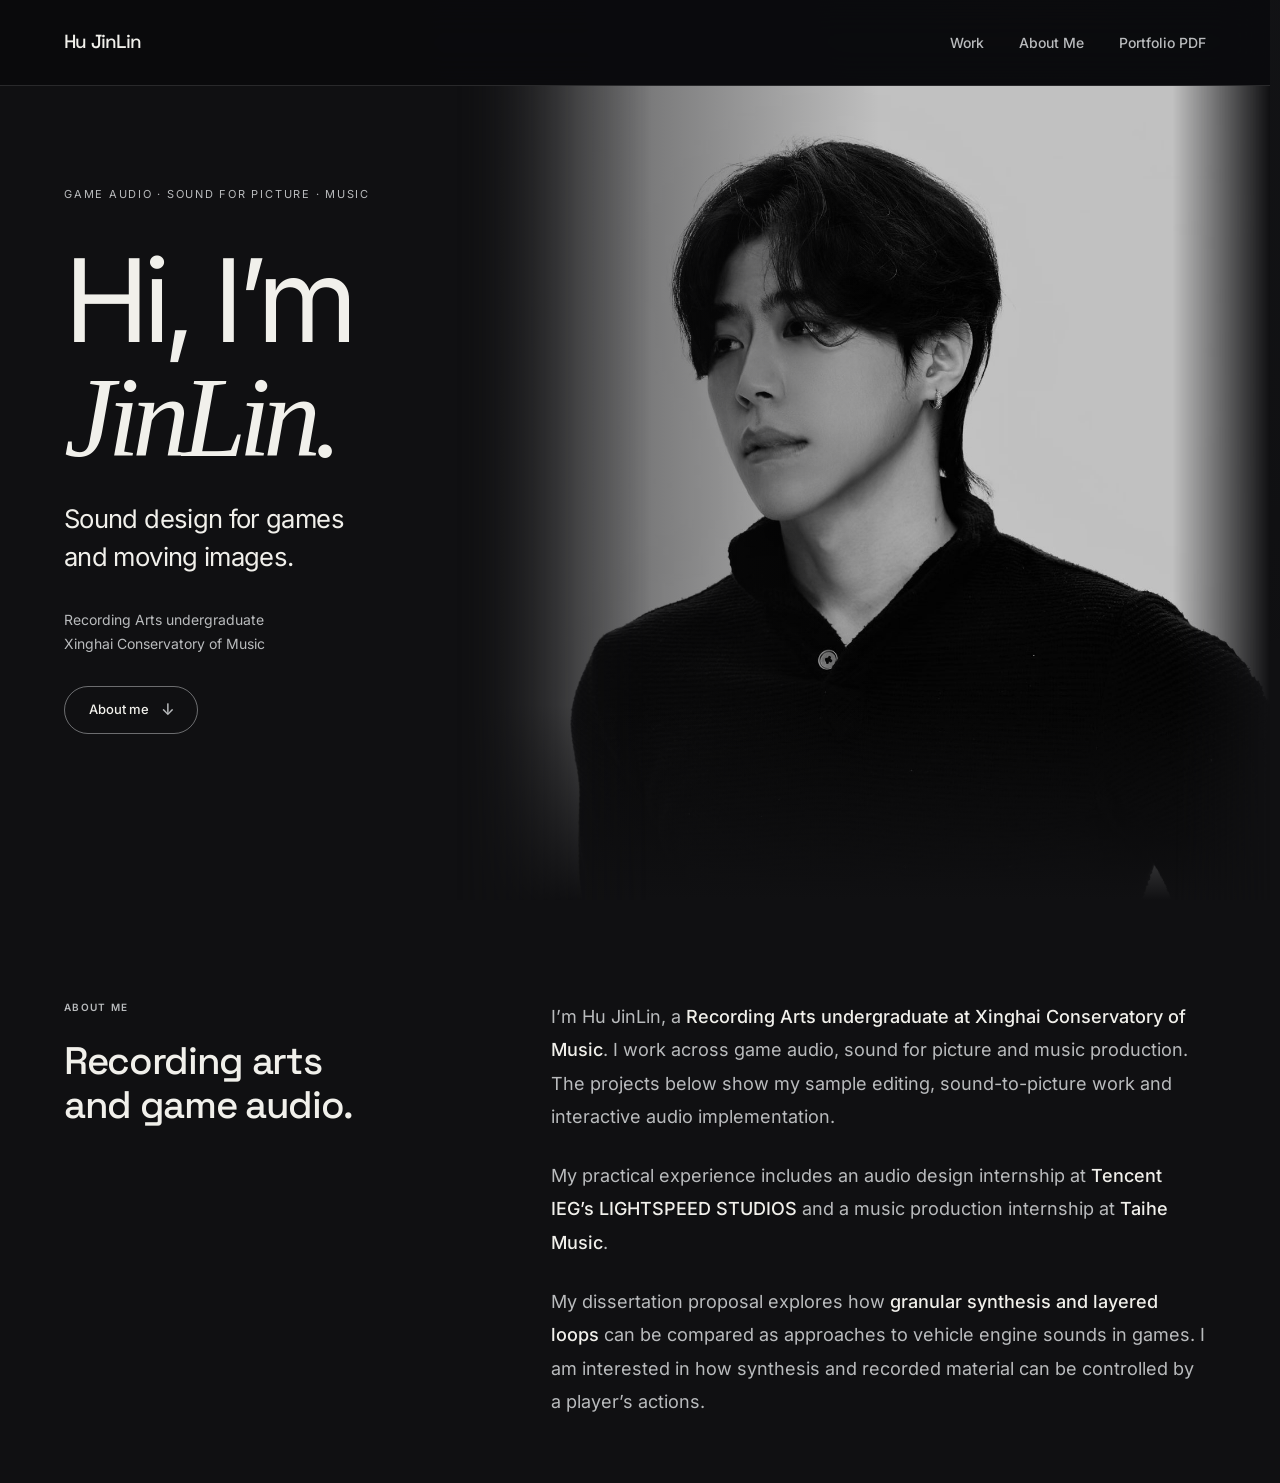
<file: sound/about/index.html>
<!doctype html><html lang="en"><meta charset="utf-8"><meta http-equiv="refresh" content="0;url=../index.html#about"><title>About Me — Hu JinLin</title><a href="../index.html#about">About Me on the homepage</a></html>
</file>
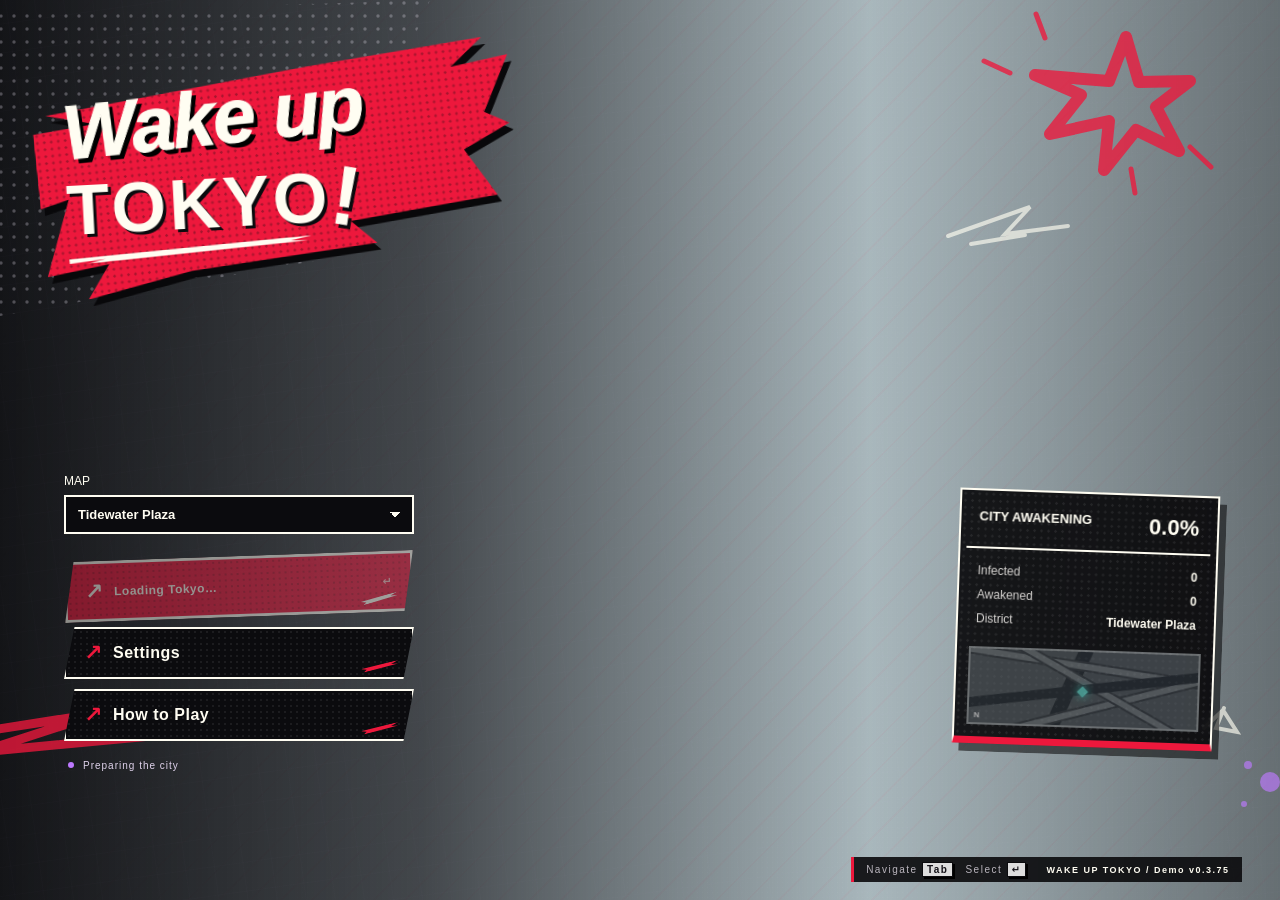
<file: sound/play/tokyo/index.html>
<!doctype html><html lang="en"><head><script>if(new URLSearchParams(location.search).has("audio-check")){document.write('<script src="./audio-check.js"><\/script>')}</script>
<script src="./coi-serviceworker.js"></script><meta charset="UTF-8"><meta name="viewport" content="width=device-width,initial-scale=1,maximum-scale=1,user-scalable=no,viewport-fit=cover"><title>Wake Up Tokyo · Demo v0.3.75</title><meta name="description" content="A third-person action roguelite. Awaken Tokyo, rally your allies, and break the Order.">  <script type="module" crossorigin src="./assets/main-BNdQDS7m.js"></script>
  <link rel="modulepreload" crossorigin href="./assets/three.module-C3uHd2Fp.js">
  <link rel="modulepreload" crossorigin href="./assets/mixamo-CVD0tKC9.js">
  <link rel="modulepreload" crossorigin href="./assets/world-DYo0AKhy.js">
  <link rel="stylesheet" crossorigin href="./assets/main-DGbP5lHh.css">
</head><body>
<canvas id="game" tabindex="-1"></canvas><div id="worldLabels"></div>
<div id="hud" hidden>
 <div id="alertVignette" aria-hidden="true" hidden></div>
 <section class="playerPanel panel"><div class="eyebrow"><span class="purpleDot"></span> PATIENT ZERO <span id="hpText">100 / 100</span></div><div class="bar hp"><i id="hpTrail" aria-hidden="true"></i><i id="hpBar"></i></div><span id="playerHit" aria-hidden="true"></span><div class="bar stamina"><i id="staminaBar"></i></div><small id="potionStatus" hidden></small><small id="kindlingStatus" hidden></small><div class="counters"><span>Allies Alive <b id="team">0</b></span><span>Total Infected <b id="total">0</b></span></div></section>
 <section class="alertPanel panel"><div class="eyebrow">CITY THREAT <span>THREAT</span></div><div class="alertReading"><b id="alertValue">0</b><span id="alertName">Unaware</span></div><div id="alertLevels" aria-hidden="true"><b>I</b><b>II</b><b>III</b><b>IV</b><b>V</b></div><p id="reinforcement">Next stage · 10</p></section>
 <div id="runTimer" aria-label="Time Survived"><span id="clock">00:00</span></div><nav id="abilityRack" aria-label="Acquired Abilities"><div id="abilitySlots"></div></nav>
 <section id="cityMap" class="mapPanel panel" aria-label="Minimap"><div class="eyebrow"><span id="mapName">TOKYO / RIVERSIDE</span> <span>N ↑</span></div><button id="mapClose" hidden aria-label="Close City Map">Close · Tab / Esc</button><canvas id="map" width="400" height="320"></canvas><div class="mapLegend"><span><i class="ally"></i>Allies</span><span><i class="enemy"></i>Enemies</span><span><i class="site"></i>Weakening Sites</span></div></section>
 <div id="infectionFeedback"></div><aside id="infectionFeed" aria-live="polite"></aside><div id="runCountdown" hidden><small>Suppression Countdown</small><b>02:00</b></div><div id="missionComplete"></div><div id="policeAlert" role="status" aria-live="assertive"></div><button id="endAftermath" hidden>End Run</button><section id="bossHud" class="panel" hidden><div class="eyebrow">ORDER COLOSSUS <span id="bossValue">6000 / 6000</span></div><div class="bar"><i id="bossHp"></i></div><small id="bossPhase"></small><p id="bossWarning"></p></section><div id="crosshair" aria-label="Crosshair"><svg id="chargeRings" viewBox="0 0 100 100" aria-hidden="true" hidden><g class="chargeTrack"><circle cx="50" cy="50" r="21"/><circle cx="50" cy="50" r="30"/><circle cx="50" cy="50" r="39"/></g><g class="chargeFill"><circle cx="50" cy="50" r="21" pathLength="1"/><circle cx="50" cy="50" r="30" pathLength="1"/><circle cx="50" cy="50" r="39" pathLength="1"/></g></svg><span class="aimRing"></span><i class="aimDot"></i><span class="hitMark" aria-hidden="true">×</span><small id="chargeStatus" hidden></small></div><div id="targetHint"></div><div id="reloadIndicator">RELOADING <b></b><i></i></div><div id="toast"></div><div id="hurtVignette"></div>
 <nav class="hudTools" aria-label="Game Controls"><button id="controlHelp" title="View Controls">? Controls</button><button id="sound" aria-label="Toggle Game Audio">♫ Audio On</button></nav>
 <section class="xpPanel panel"><div class="levelBadge">LV<b id="level">1</b></div><div><div class="eyebrow">MUTATION XP <span id="xpText">0 / 4</span></div><div class="bar"><i id="xpBar"></i></div><small id="upgradeHint">Level up to choose a mutation</small></div></section>
 <section class="objectivePanel panel"><div id="objectiveFeedback" role="status" aria-live="polite" hidden></div><div class="eyebrow"><span id="taskNumber">NO OBJECTIVE</span><span id="percent">0%</span></div><strong id="objective">Await Suppression</strong><small id="objectiveSub">Three weakening sites appear at 500 Threat.</small><div id="objectiveSteps"></div><div id="objectiveDistance"></div><div class="weaponHeading"><b id="primaryLabel">Unarmed</b><small>Wheel / numbers to equip · R reload</small></div><div id="ammo"></div></section>
 <button id="pauseButton" aria-label="Pause Game">Ⅱ</button><div id="damageVignette"></div>
</div>
<div id="menu">
 <div class="menuShade"></div><div class="menuGrid"></div><div class="menuNoise"></div>
 <svg class="menuGraffiti" viewBox="0 0 1440 900" preserveAspectRatio="xMidYMid slice" aria-hidden="true"><defs><pattern id="sprayDots" width="13" height="13" patternUnits="userSpaceOnUse"><circle cx="3" cy="3" r="1.7" fill="currentColor"/></pattern></defs><path class="sprayCloud" d="M-30 18 510 0 400 260 0 330Z" fill="url(#sprayDots)"/><g class="sprayRed" fill="none" stroke="currentColor" stroke-linecap="round" stroke-linejoin="round"><path stroke-width="12" d="m1115 75 46 20-31 39 59-13-5 49 32-40 43 21-23-44 34-26-51 1-13-45-17 44Z"/><path stroke-width="5" d="m1090 73-26-12m61-23-9-24m154 133 21 20m-80 2 4 24"/><path stroke-width="9" d="m-25 745 206-32-120 39 212-20"/></g><g class="sprayWhite" fill="none" stroke="currentColor" stroke-width="4" stroke-linecap="round"><path d="m1028 236 82-29-25 27 63-8m-97 18 54-9"/><path d="m1284 728 19-18 14 22-21-4 8-20"/></g><g class="sprayPurple" fill="currentColor"><circle cx="1350" cy="782" r="10"/><circle cx="1328" cy="765" r="4"/><circle cx="1375" cy="748" r="6"/><circle cx="1324" cy="804" r="3"/><path d="m1362 774 11 61-6 17-4-5Z"/></g></svg>
 <header class="gameLogo" aria-label="Wake Up Tokyo"><span>Wake up</span><strong>TOKYO<span>!</span></strong></header>
 <main class="menuContent mainMenuNav">
  <label class="mapChoice" for="mapSelect"><span>MAP</span><select id="mapSelect"><option value="tidewater">Tidewater Plaza</option><option value="riverside">Tokyo Cyber District</option></select></label>
  <button id="start" class="primary" disabled><span>Loading Tokyo…</span><i>↵</i></button>
  <button id="continue" hidden></button>
  <button id="settings">Settings</button>
  <button id="about">How to Play</button>
  <div class="menuStatus"><span class="liveDot"></span><p id="loading">Preparing the city</p></div>
 </main>
 <aside class="menuIntel">
  <div class="intelHeader"><span>CITY AWAKENING</span><strong id="menuProgress">0.0%</strong></div>
  <dl><div><dt>Infected</dt><dd id="menuInfected">0</dd></div><div><dt>Awakened</dt><dd id="menuAwakened">0</dd></div><div><dt>District</dt><dd id="regionName">Riverside</dd></div></dl>
  <div class="menuMap" aria-label="Tokyo District Map"><span class="mapRoad roadA"></span><span class="mapRoad roadB"></span><span class="mapRoad roadC"></span><i></i><b>N</b></div>
 </aside>
 <div class="menuFooter"><span>Navigate <kbd>Tab</kbd></span><span>Select <kbd>↵</kbd></span><b>WAKE UP TOKYO / Demo v0.3.75</b></div>
</div>

<aside id="tuneHud" hidden></aside>
<div id="levelUpFx" hidden><strong class="levelUpWord">LEVEL UP!</strong></div>
<div id="modal" hidden><div id="dialog" class="dialog"></div></div></body></html>
</file>
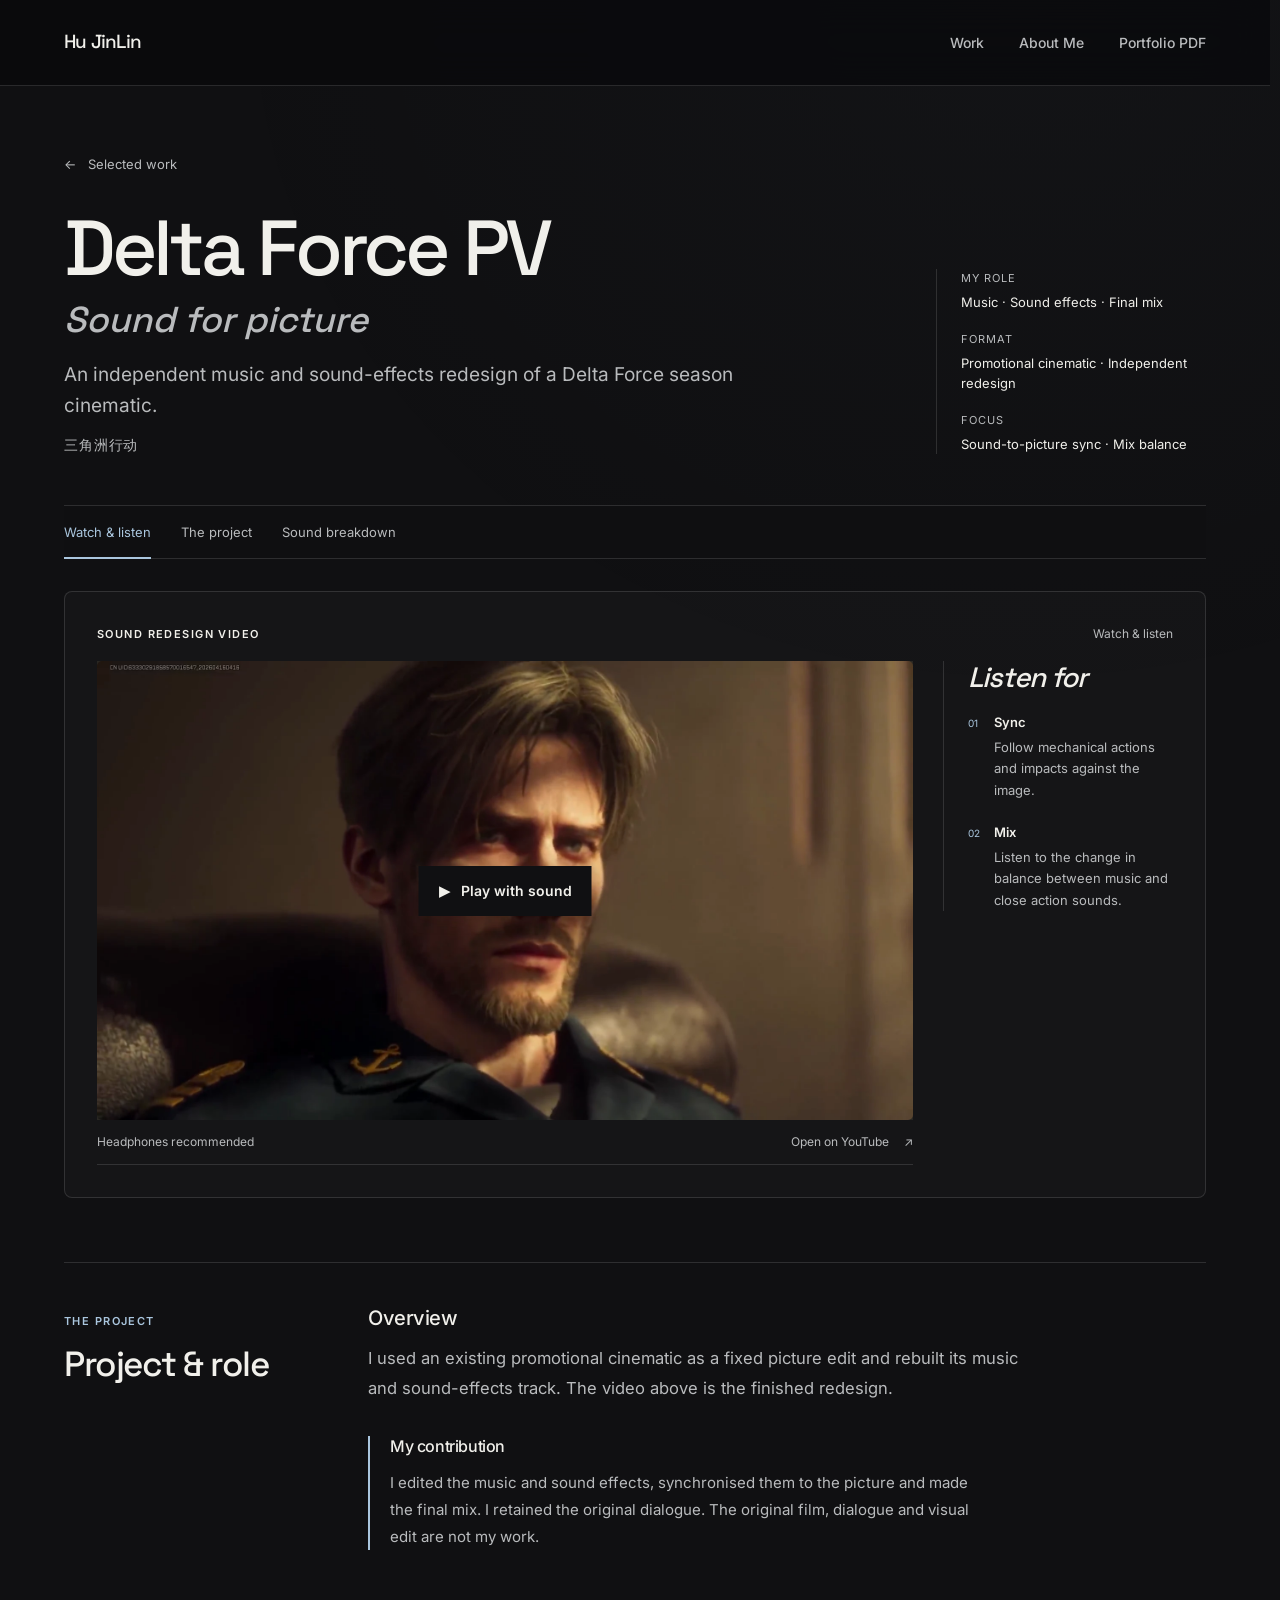
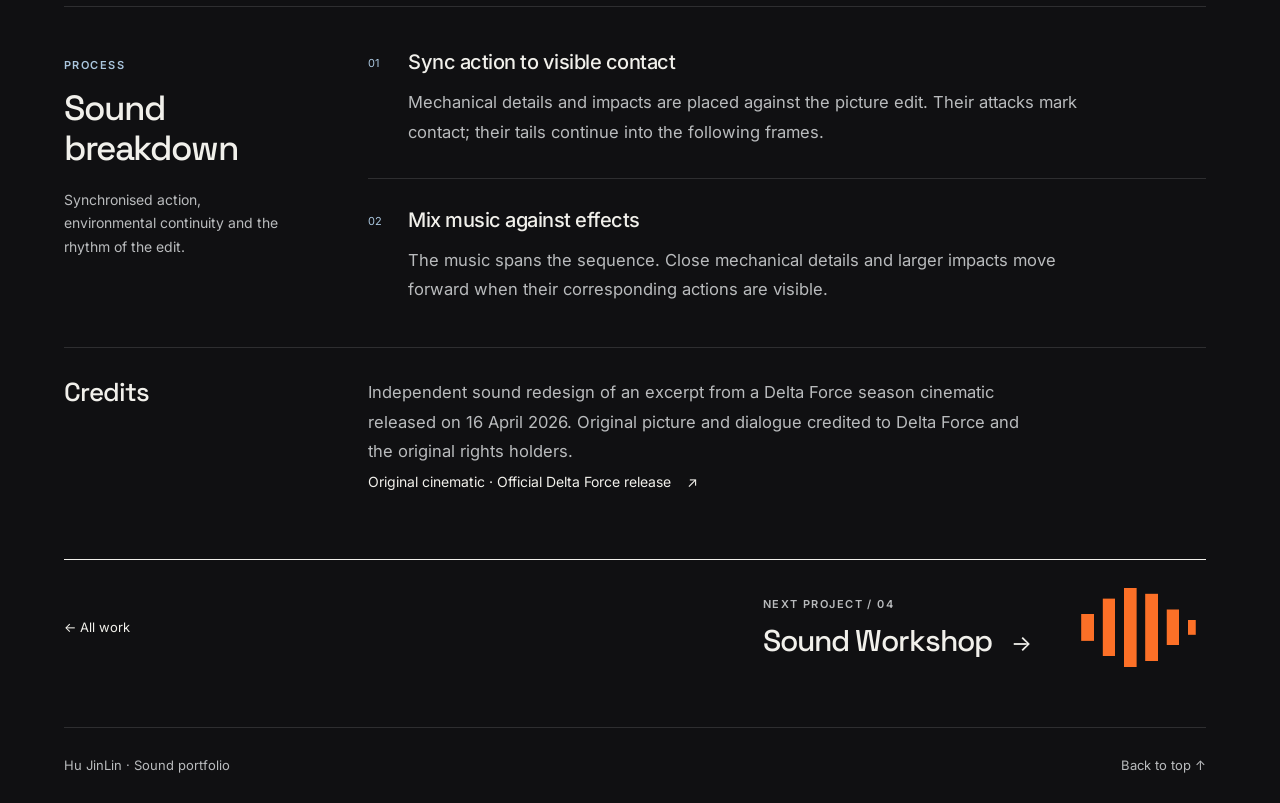
<file: sound/projects/delta-force/index.html>
<!doctype html>
<html lang="en">
<head>
  <meta charset="utf-8">
  <meta name="viewport" content="width=device-width, initial-scale=1">
  <meta name="description" content="An independent music and sound-effects redesign of a Delta Force season cinematic.">
  <meta name="theme-color" content="#101012">
  <title>Delta Force PV — Hu JinLin</title>
  <link rel="icon" href="../../assets/favicon.svg" type="image/svg+xml">
  <link rel="stylesheet" href="../../assets/site.css">
  <link rel="stylesheet" href="../../assets/reference-layout.css">
  <link rel="stylesheet" href="../../assets/redesign.css">
  <script src="../../assets/site.js" defer></script>
</head>
<body>
  <a class="skip-link" href="#main">Skip to content</a>
  <header class="site-header shell" id="top">
    <a class="brand" href="../../index.html" aria-label="Hu JinLin, home">
      <span>Hu JinLin</span>
    </a>
    <nav class="site-nav" aria-label="Main navigation">
      <a href="../../index.html#work">Work</a>
      <a href="../../index.html#about">About Me</a>
      <a href="../../assets/Hu_JinLin_Sound_Design_Portfolio.pdf">Portfolio PDF</a>
    </nav>
  </header>
  <main id="main">
    <article class="project supporting-project shell">
      <header class="project-intro">
        <a class="back-link" href="../../index.html#work"><span aria-hidden="true">←</span> Selected work</a>
        <div class="project-heading"><div>
        <h1>Delta Force PV</h1>
        <p class="case-thesis">Sound for picture</p>
        <p class="project-deck">An independent music and sound-effects redesign of a Delta Force season cinematic.</p>
        <p class="original-title" lang="zh-Hans">三角洲行动</p>
        
        </div>
        <dl class="project-facts">
          <div><dt>My role</dt><dd>Music · Sound effects · Final mix</dd></div>
          <div><dt>Format</dt><dd>Promotional cinematic · Independent redesign</dd></div>
          <div><dt>Focus</dt><dd>Sound-to-picture sync · Mix balance</dd></div>
        </dl></div>
      </header>
      <nav class="case-nav" aria-label="On this project">
        <a href="#watch">Watch & listen</a><a href="#overview">The project</a><a href="#approach">Sound breakdown</a>
      </nav>
      
    <section class="demo-panel page-section" id="watch" aria-labelledby="demo-title">
      <div class="section-heading"><h2 class="eyebrow" id="demo-title">Sound redesign video</h2><span class="section-count">Watch & listen</span></div>
      <div class="media-layout"><div class="media-main">
        
    <div class="video-frame" data-video-id="d0KOypaSgIo" aria-describedby="listen-title">
      <img src="../../assets/delta-scene.webp" alt="A still from the Delta Force season promotional cinematic" fetchpriority="high" decoding="async">
      <button class="play-button" type="button" aria-label="Play Sound redesign video with sound"><span aria-hidden="true">▶</span> Play with sound</button>
    </div>
        <div class="demo-caption">
          <span>Headphones recommended</span><a class="text-link" href="https://www.youtube.com/watch?v=d0KOypaSgIo" target="_blank" rel="noopener noreferrer">Open on YouTube <span aria-hidden="true">↗</span></a>
        </div>
        
      </div>
      <aside class="listen-guide" aria-labelledby="listen-title">
        <h3 id="listen-title">Listen for</h3>
        <ol><li><h4>Sync</h4><p>Follow mechanical actions and impacts against the image.</p></li><li><h4>Mix</h4><p>Listen to the change in balance between music and close action sounds.</p></li></ol>
      </aside></div>
    </section>
      
      <section class="project-reading page-section" id="overview" aria-labelledby="overview-title">
        <div class="section-label"><span class="eyebrow">The project</span><h2 id="overview-title">Project & role</h2></div>
        <div class="project-copy">
          
          <section><h3>Overview</h3><p>I used an existing promotional cinematic as a fixed picture edit and rebuilt its music and sound-effects track. The video above is the finished redesign.</p></section>
          <section class="contribution"><h3>My contribution</h3><p>I edited the music and sound effects, synchronised them to the picture and made the final mix. I retained the original dialogue. The original film, dialogue and visual edit are not my work.</p></section>
        </div>
      </section>
      <section class="approach-section page-section" id="approach" aria-labelledby="approach-title">
        <div class="project-reading"><div class="section-label"><span class="eyebrow">Process</span><h2 id="approach-title">Sound breakdown</h2><p>Synchronised action, environmental continuity and the rhythm of the edit.</p></div>
        <div class="project-copy">
    <section class="design-detail">
      <span class="detail-number" aria-hidden="true">01</span>
      <div class="detail-body">
      <h3>Sync action to visible contact</h3>
      <p>Mechanical details and impacts are placed against the picture edit. Their attacks mark contact; their tails continue into the following frames.</p>
      
      </div>
    </section>
    <section class="design-detail">
      <span class="detail-number" aria-hidden="true">02</span>
      <div class="detail-body">
      <h3>Mix music against effects</h3>
      <p>The music spans the sequence. Close mechanical details and larger impacts move forward when their corresponding actions are visible.</p>
      
      </div>
    </section></div></div>
      </section>
      <section class="credits project-reading page-section" id="credits" aria-labelledby="credits-title"><div class="section-label"><h2 id="credits-title">Credits</h2></div><div class="project-copy"><p>Independent sound redesign of an excerpt from a Delta Force season cinematic released on 16 April 2026. Original picture and dialogue credited to Delta Force and the original rights holders.</p><a class="text-link" href="https://www.bilibili.com/video/BV1pRQnBoEjg/" target="_blank" rel="noopener noreferrer">Original cinematic · Official Delta Force release <span aria-hidden="true">↗</span></a></div></section>
      <nav class="next-project" aria-label="Project navigation">
        <a class="all-work" href="../../index.html#work">← All work</a>
        <a class="next-link" href="../tiangong/index.html"><div><span class="eyebrow">Next project / 04</span><span class="next-title">Sound Workshop <span aria-hidden="true">→</span></span></div><div class="next-image"><img src="../../assets/workshop-official.png" alt="Sound Workshop icon from the official ForgeaX plugin catalogue" loading="lazy" decoding="async"></div></a>
      </nav>
    </article></main>
  <footer class="site-footer shell">
    <span>Hu JinLin · Sound portfolio</span>
    <a href="#top">Back to top <span aria-hidden="true">↑</span></a>
  </footer>
</body>
</html>
</file>
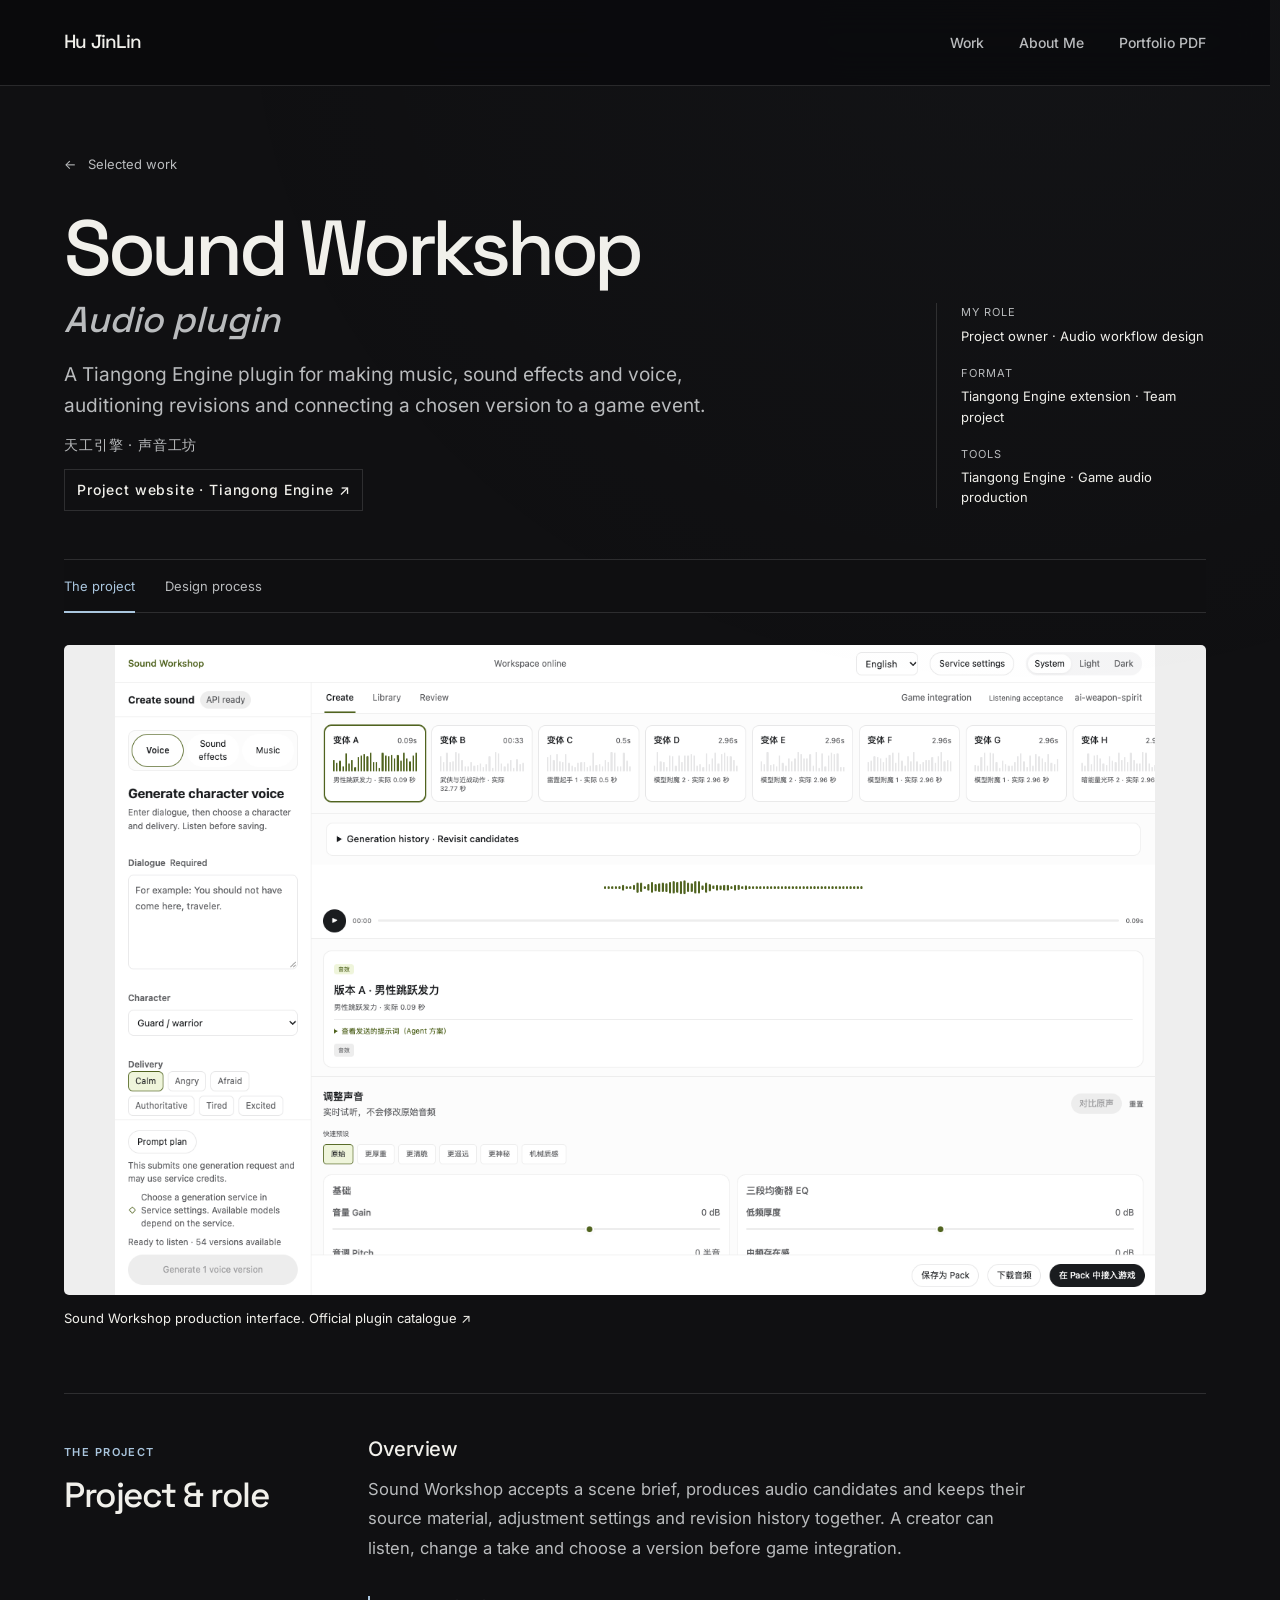
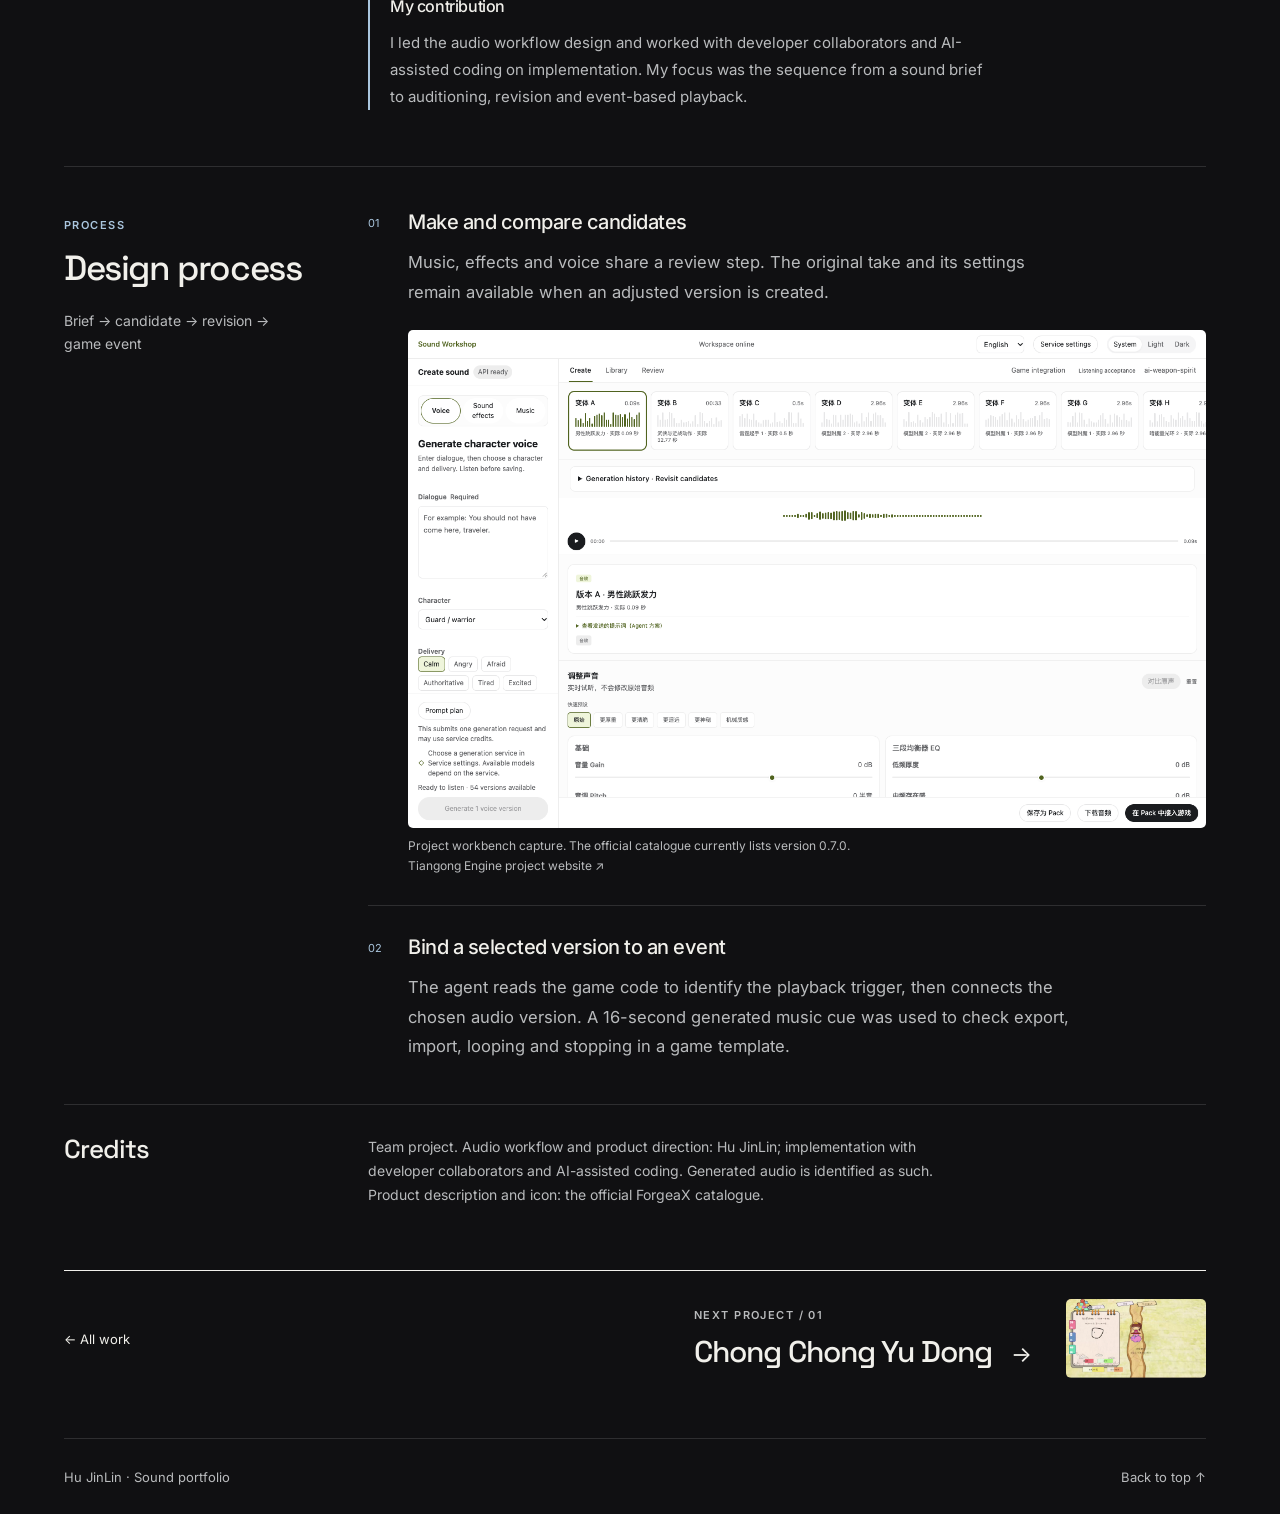
<file: sound/projects/tiangong/index.html>
<!doctype html>
<html lang="en">
<head>
  <meta charset="utf-8">
  <meta name="viewport" content="width=device-width, initial-scale=1">
  <meta name="description" content="A Tiangong Engine plugin for making music, sound effects and voice, auditioning revisions and connecting a chosen version to a game event.">
  <meta name="theme-color" content="#101012">
  <title>Sound Workshop — Hu JinLin</title>
  <link rel="icon" href="../../assets/favicon.svg" type="image/svg+xml">
  <link rel="stylesheet" href="../../assets/site.css">
  <link rel="stylesheet" href="../../assets/reference-layout.css">
  <link rel="stylesheet" href="../../assets/redesign.css">
  <script src="../../assets/site.js" defer></script>
</head>
<body>
  <a class="skip-link" href="#main">Skip to content</a>
  <header class="site-header shell" id="top">
    <a class="brand" href="../../index.html" aria-label="Hu JinLin, home">
      <span>Hu JinLin</span>
    </a>
    <nav class="site-nav" aria-label="Main navigation">
      <a href="../../index.html#work">Work</a>
      <a href="../../index.html#about">About Me</a>
      <a href="../../assets/Hu_JinLin_Sound_Design_Portfolio.pdf">Portfolio PDF</a>
    </nav>
  </header>
  <main id="main">
    <article class="project supporting-project shell">
      <header class="project-intro">
        <a class="back-link" href="../../index.html#work"><span aria-hidden="true">←</span> Selected work</a>
        <div class="project-heading"><div>
        <h1>Sound Workshop</h1>
        <p class="case-thesis">Audio plugin</p>
        <p class="project-deck">A Tiangong Engine plugin for making music, sound effects and voice, auditioning revisions and connecting a chosen version to a game event.</p>
        <p class="original-title" lang="zh-Hans">天工引擎 · 声音工坊</p>
        <p class="original-title"><a class="button" href="https://forgeax.github.io/zh/" target="_blank" rel="noopener noreferrer">Project website · Tiangong Engine ↗</a></p>
        </div>
        <dl class="project-facts">
          <div><dt>My role</dt><dd>Project owner · Audio workflow design</dd></div>
          <div><dt>Format</dt><dd>Tiangong Engine extension · Team project</dd></div>
          <div><dt>Tools</dt><dd>Tiangong Engine · Game audio production</dd></div>
        </dl></div>
      </header>
      <nav class="case-nav" aria-label="On this project">
        <a href="#overview">The project</a><a href="#approach">Design process</a>
      </nav>
      <figure class="workshop-hero"><img src="../../assets/sound-workshop.webp" alt="Sound Workshop production interface"><figcaption>Sound Workshop production interface. <a href="https://forgeax.github.io/zh/marketplace/#sound-workshop" target="_blank" rel="noopener">Official plugin catalogue ↗</a></figcaption></figure>
      
      <section class="project-reading page-section" id="overview" aria-labelledby="overview-title">
        <div class="section-label"><span class="eyebrow">The project</span><h2 id="overview-title">Project & role</h2></div>
        <div class="project-copy">
          
          <section><h3>Overview</h3><p>Sound Workshop accepts a scene brief, produces audio candidates and keeps their source material, adjustment settings and revision history together. A creator can listen, change a take and choose a version before game integration.</p></section>
          <section class="contribution"><h3>My contribution</h3><p>I led the audio workflow design and worked with developer collaborators and AI-assisted coding on implementation. My focus was the sequence from a sound brief to auditioning, revision and event-based playback.</p></section>
        </div>
      </section>
      <section class="approach-section page-section" id="approach" aria-labelledby="approach-title">
        <div class="project-reading"><div class="section-label"><span class="eyebrow">Process</span><h2 id="approach-title">Design process</h2><p>Brief → candidate → revision → game event</p></div>
        <div class="project-copy">
    <section class="design-detail">
      <span class="detail-number" aria-hidden="true">01</span>
      <div class="detail-body">
      <h3>Make and compare candidates</h3>
      <p>Music, effects and voice share a review step. The original take and its settings remain available when an adjusted version is created.</p>
      <figure class="detail-figure">
        <a href="../../assets/sound-workshop.webp" target="_blank" rel="noopener noreferrer" aria-label="Open full-size image: Sound Workshop production interface"><img src="../../assets/sound-workshop.webp" loading="lazy" alt="Sound Workshop production interface"></a>
        <figcaption>Project workbench capture. The official catalogue currently lists version 0.7.0. <a href="https://forgeax.github.io/zh/" target="_blank" rel="noopener noreferrer">Tiangong Engine project website ↗</a></figcaption>
      </figure>
      </div>
    </section>
    <section class="design-detail">
      <span class="detail-number" aria-hidden="true">02</span>
      <div class="detail-body">
      <h3>Bind a selected version to an event</h3>
      <p>The agent reads the game code to identify the playback trigger, then connects the chosen audio version. A 16-second generated music cue was used to check export, import, looping and stopping in a game template.</p>
      
      </div>
    </section></div></div>
      </section>
      <section class="credits project-reading page-section" id="credits" aria-labelledby="credits-title"><div class="section-label"><h2 id="credits-title">Credits</h2></div><p>Team project. Audio workflow and product direction: Hu JinLin; implementation with developer collaborators and AI-assisted coding. Generated audio is identified as such. Product description and icon: the official ForgeaX catalogue.</p></section>
      <nav class="next-project" aria-label="Project navigation">
        <a class="all-work" href="../../index.html#work">← All work</a>
        <a class="next-link" href="../huashou/index.html"><div><span class="eyebrow">Next project / 01</span><span class="next-title">Chong Chong Yu Dong <span aria-hidden="true">→</span></span></div><div class="next-image"><img src="../../assets/huashou/pencil.webp" alt="A curved patrol line drawn in the Chong Chong Yu Dong notebook next to a creature preview" loading="lazy" decoding="async"></div></a>
      </nav>
    </article></main>
  <footer class="site-footer shell">
    <span>Hu JinLin · Sound portfolio</span>
    <a href="#top">Back to top <span aria-hidden="true">↑</span></a>
  </footer>
</body>
</html>
</file>
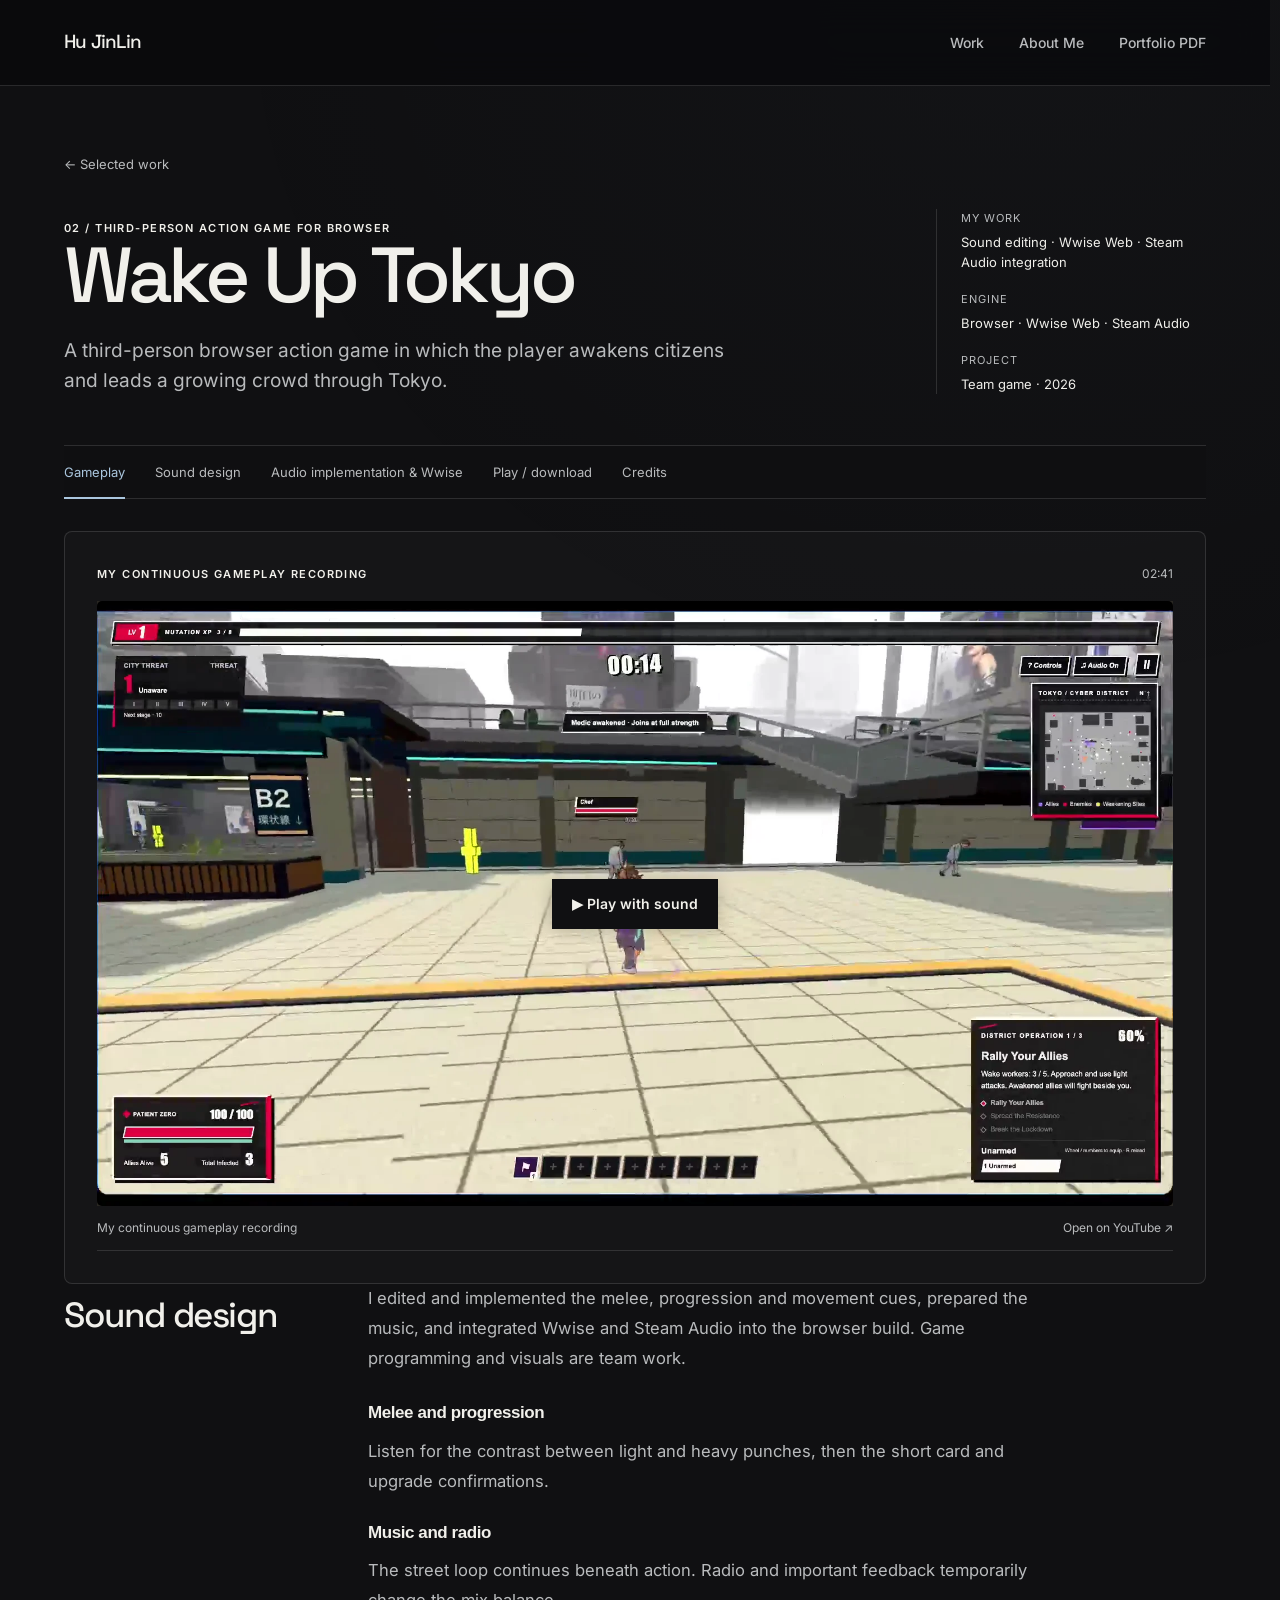
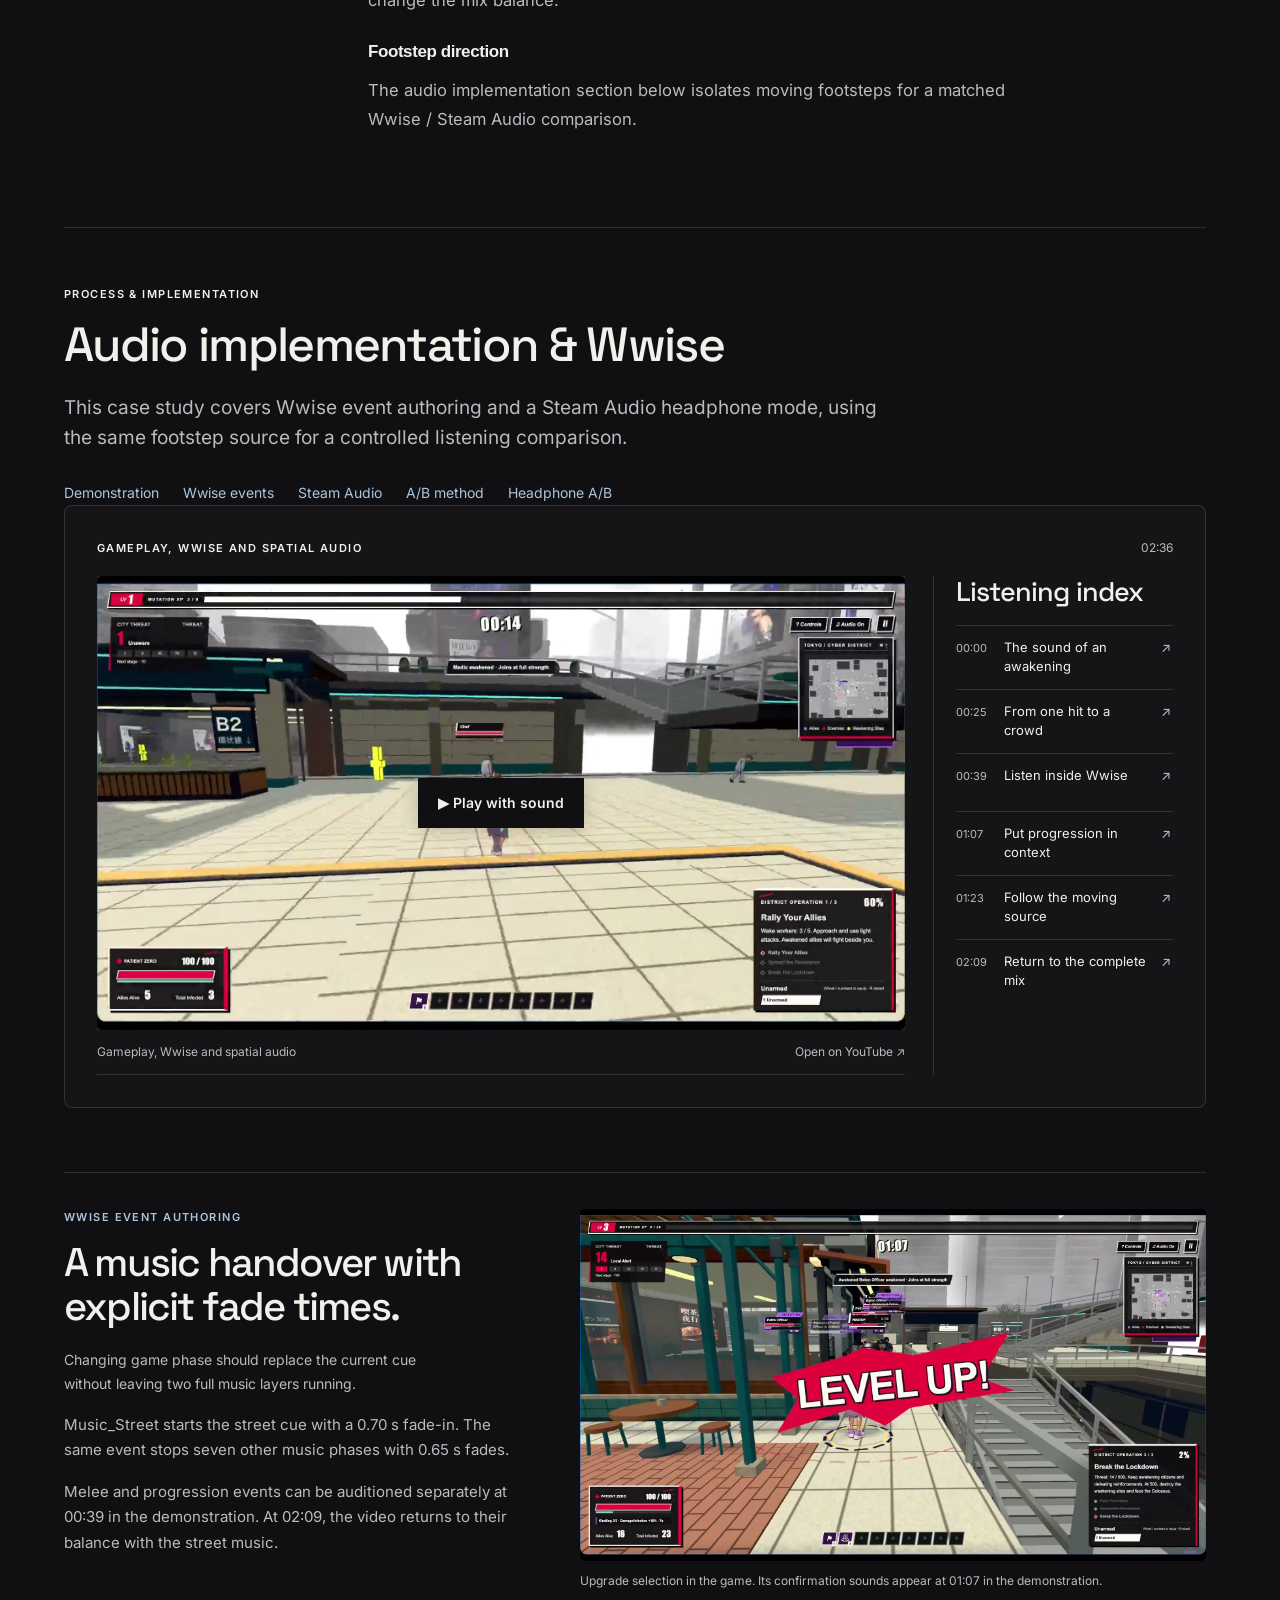
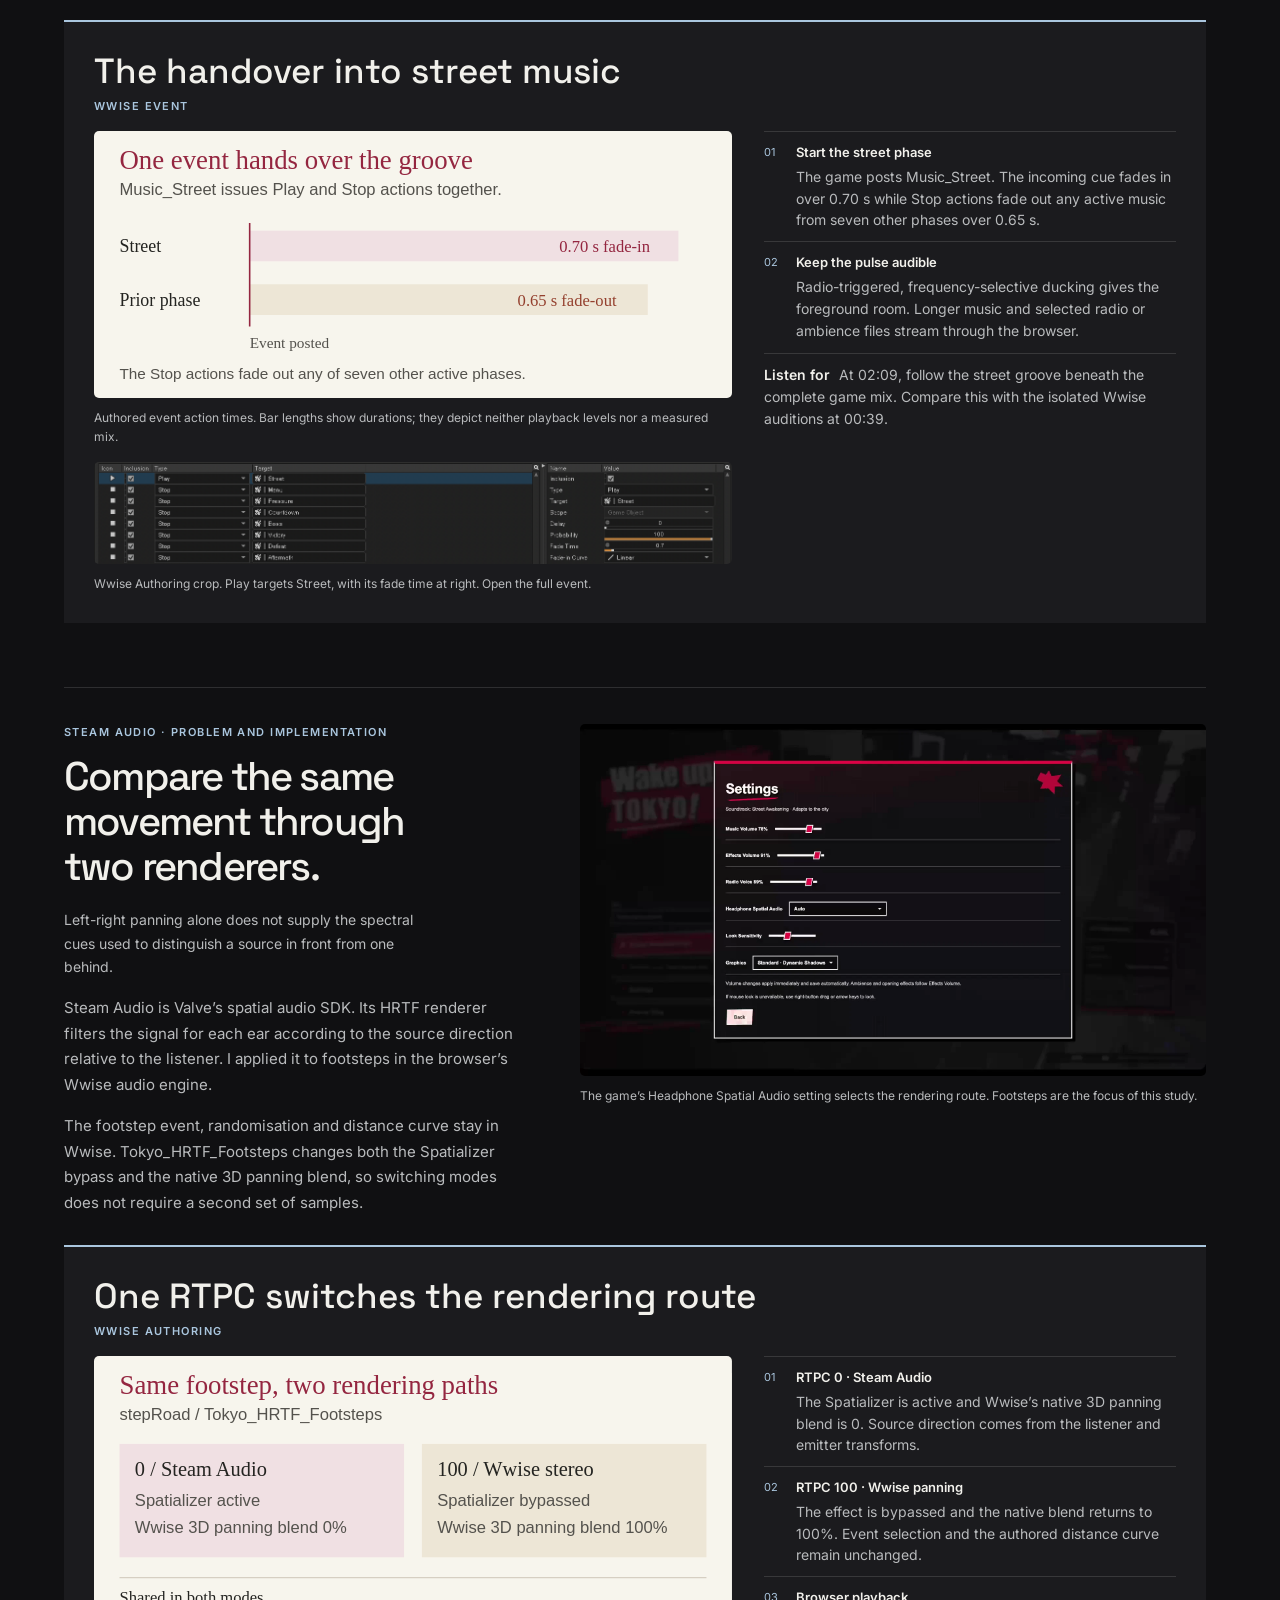
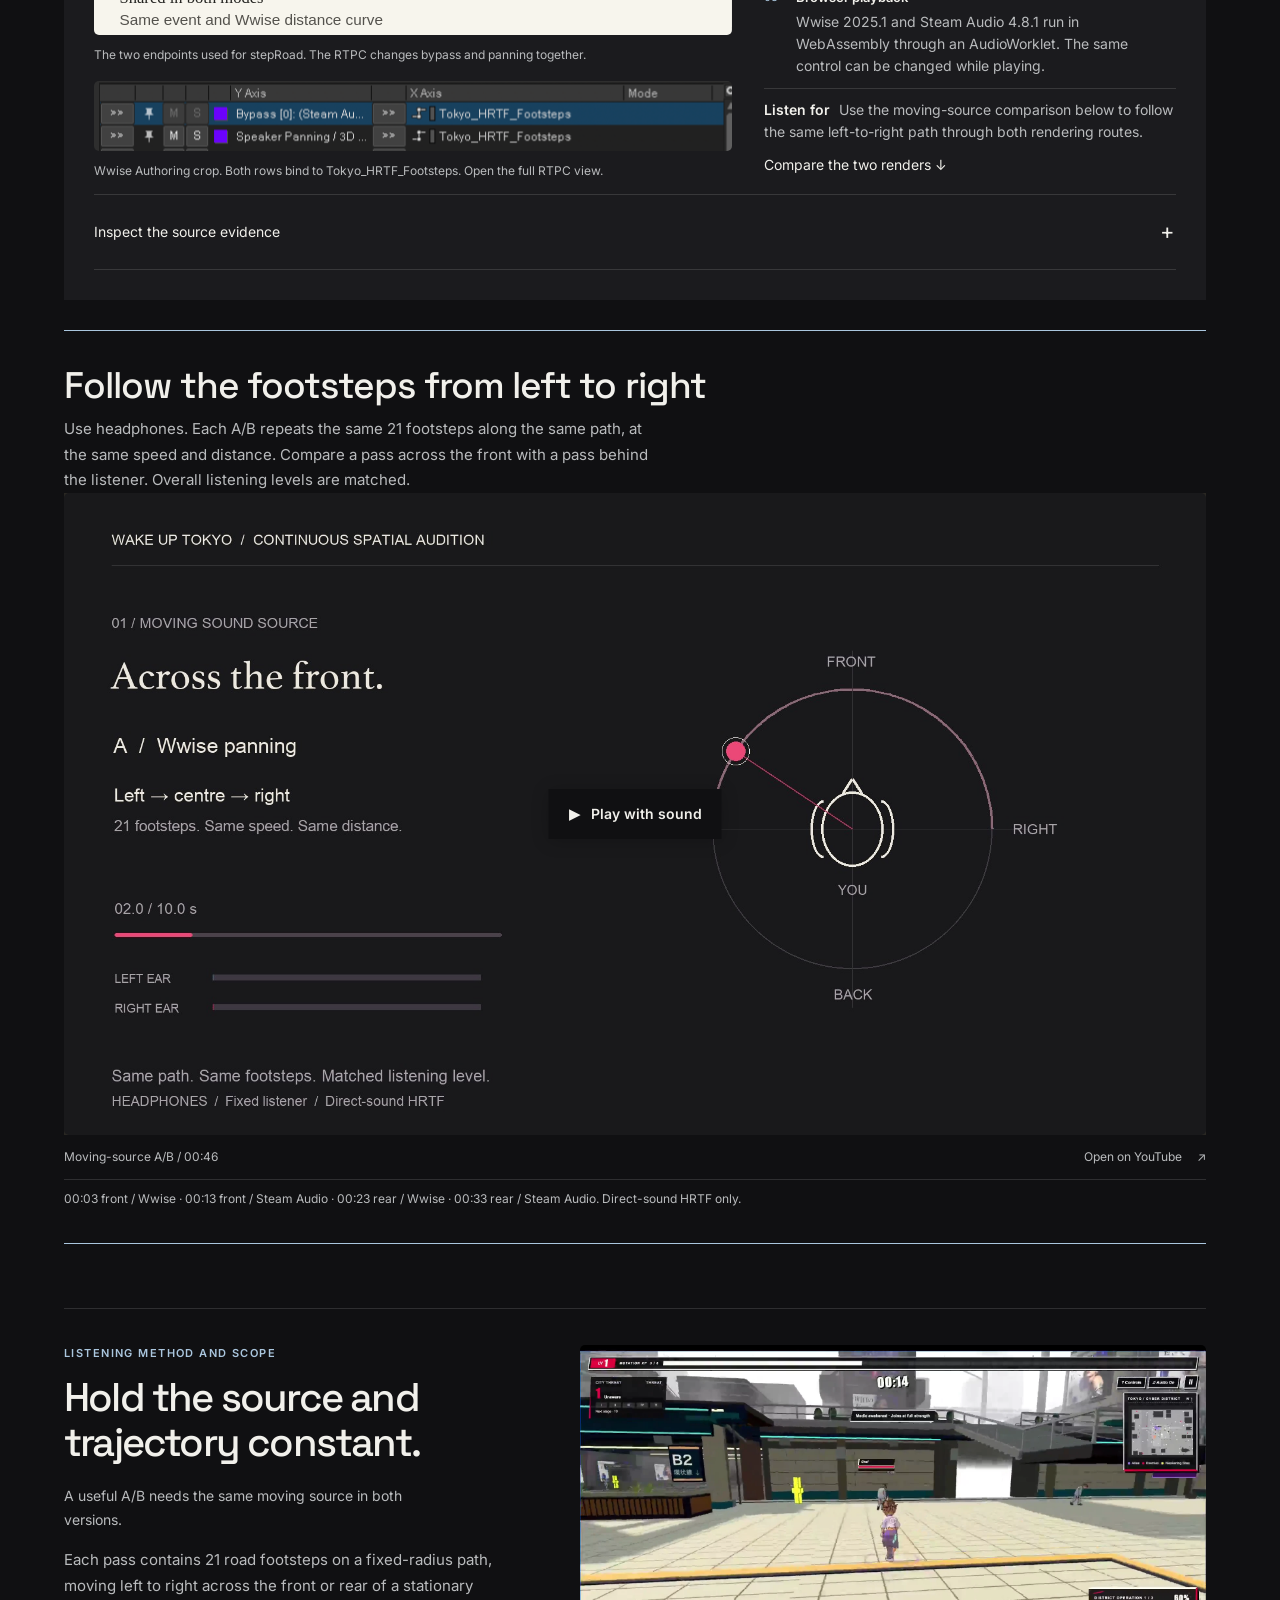
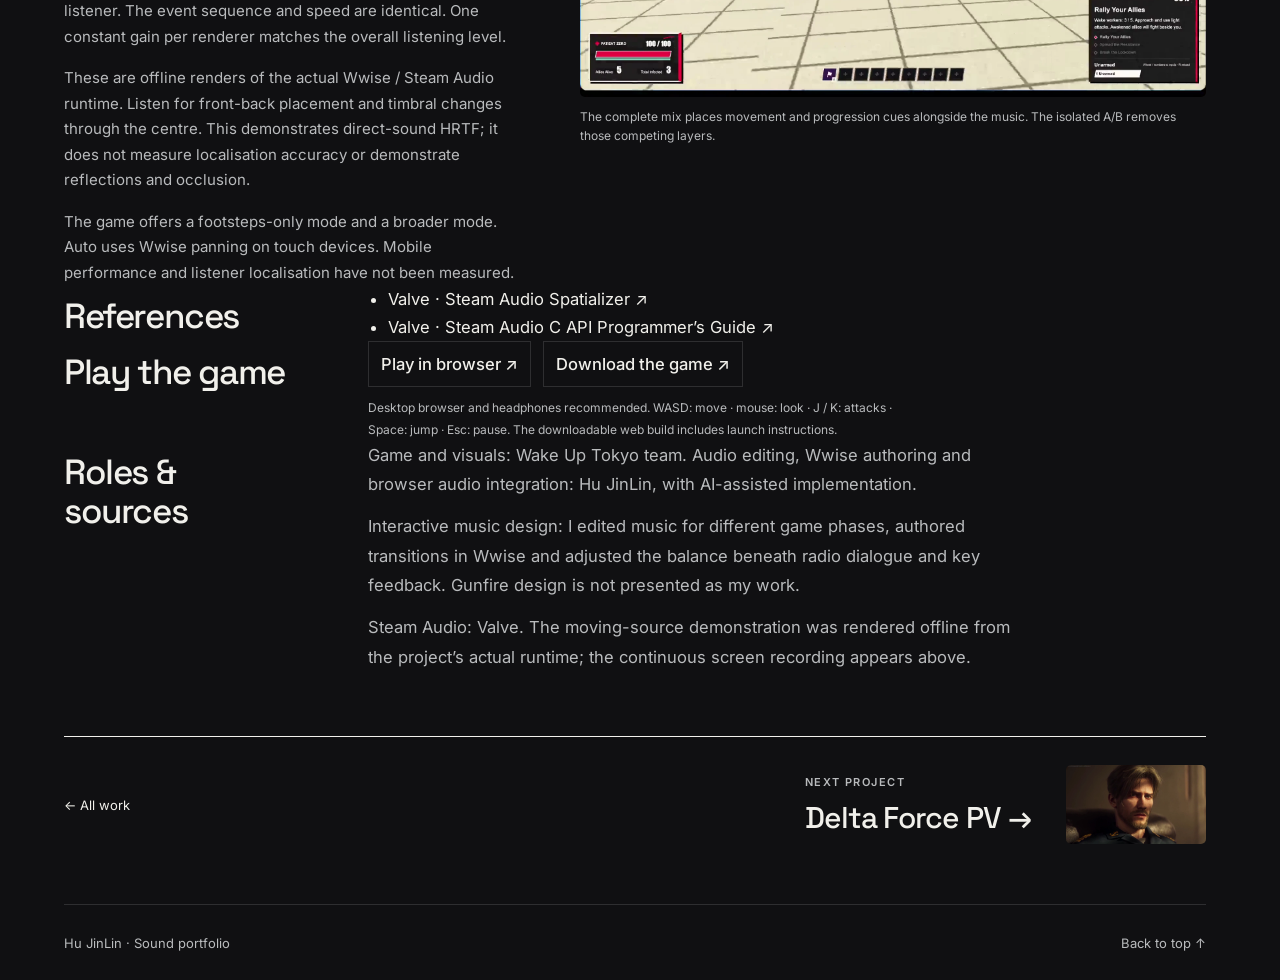
<file: sound/projects/wake-up-tokyo/index.html>
<!doctype html>
<html lang="en">
<head>
  <meta charset="utf-8">
  <meta name="viewport" content="width=device-width, initial-scale=1">
  <meta name="description" content="A third-person browser action game in which the player awakens citizens and leads a growing crowd through Tokyo.">
  <meta name="theme-color" content="#101012">
  <title>Wake Up Tokyo — Hu JinLin</title>
  <link rel="icon" href="../../assets/favicon.svg" type="image/svg+xml">
  <link rel="stylesheet" href="../../assets/site.css">
  <link rel="stylesheet" href="../../assets/reference-layout.css">
  <link rel="stylesheet" href="../../assets/redesign.css">
  <script src="../../assets/site.js" defer></script>
</head>
<body>
  <a class="skip-link" href="#main">Skip to content</a>
  <header class="site-header shell" id="top">
    <a class="brand" href="../../index.html" aria-label="Hu JinLin, home">
      <span>Hu JinLin</span>
    </a>
    <nav class="site-nav" aria-label="Main navigation">
      <a href="../../index.html#work">Work</a>
      <a href="../../index.html#about">About Me</a>
      <a href="../../assets/Hu_JinLin_Sound_Design_Portfolio.pdf">Portfolio PDF</a>
    </nav>
  </header>
  <main id="main"><article class="project story-project shell case-wake-up-tokyo">
 <header class="project-intro"><a class="back-link" href="../../index.html#work">← Selected work</a><div class="project-heading"><div><p class="eyebrow">02 / Third-person action game for browser</p><h1>Wake Up Tokyo</h1><p class="project-deck">A third-person browser action game in which the player awakens citizens and leads a growing crowd through Tokyo.</p></div><dl class="project-facts"><div><dt>My work</dt><dd>Sound editing · Wwise Web · Steam Audio integration</dd></div><div><dt>Engine</dt><dd>Browser · Wwise Web · Steam Audio</dd></div><div><dt>Project</dt><dd>Team game · 2026</dd></div></dl></div></header>
 <nav class="case-nav"><a href="#watch">Gameplay</a><a href="#sound">Sound design</a><a href="#audio-implementation">Audio implementation &amp; Wwise</a><a href="#play">Play / download</a><a href="#credits">Credits</a></nav>
 <section class="demo-panel page-section" id="watch" aria-label="My continuous gameplay recording"><div class="section-heading"><h2 class="eyebrow">My continuous gameplay recording</h2><span class="section-count">02:41</span></div>
 <div class=""><div class="media-main"><div class="video-frame" id="gameplay-player" data-video-id="A9yg8375KIo" data-video-title="My continuous gameplay recording"><img src="../../assets/tokyo/street.webp" alt="My continuous gameplay recording" width="1920" height="1080"><button class="play-button" type="button">▶ Play with sound</button></div>
 <div class="demo-caption"><span>My continuous gameplay recording</span><a class="text-link" href="https://www.youtube.com/watch?v=A9yg8375KIo" target="_blank" rel="noopener">Open on YouTube ↗</a></div></div>
 </div></section>
 <section class="project-reading page-section" id="sound"><div class="section-label"><h2>Sound design</h2></div><div class="project-copy"><p>I edited and implemented the melee, progression and movement cues, prepared the music, and integrated Wwise and Steam Audio into the browser build. Game programming and visuals are team work.</p><ul class="concrete-points"><li><h3>Melee and progression</h3><p>Listen for the contrast between light and heavy punches, then the short card and upgrade confirmations.</p></li><li><h3>Music and radio</h3><p>The street loop continues beneath action. Radio and important feedback temporarily change the mix balance.</p></li><li><h3>Footstep direction</h3><p>The audio implementation section below isolates moving footsteps for a matched Wwise / Steam Audio comparison.</p></li></ul></div></section>
 <section class="implementation-intro page-section" id="audio-implementation" aria-labelledby="audio-implementation-title"><p class="eyebrow">Process &amp; implementation</p><h2 id="audio-implementation-title">Audio implementation &amp; Wwise</h2><p class="project-deck">This case study covers Wwise event authoring and a Steam Audio headphone mode, using the same footstep source for a controlled listening comparison.</p><nav class="implementation-index" aria-label="Implementation topics"><a href="#implementation">Demonstration</a><a href="#momentum">Wwise events</a><a href="#space">Steam Audio</a><a href="#evaluation">A/B method</a><a href="#headphone-comparison">Headphone A/B</a></nav></section>
 <section class="demo-panel page-section" id="implementation" aria-label="Gameplay, Wwise and spatial audio"><div class="section-heading"><h2 class="eyebrow">Gameplay, Wwise and spatial audio</h2><span class="section-count">02:36</span></div>
 <div class="media-layout story-media"><div class="media-main"><div class="video-frame" id="implementation-player" data-video-id="vmfv_pH3vxQ" data-video-title="Gameplay, Wwise and spatial audio"><img src="../../assets/tokyo/street.webp" alt="Gameplay, Wwise and spatial audio" width="1920" height="1080"><button class="play-button" type="button">▶ Play with sound</button></div>
 <div class="demo-caption"><span>Gameplay, Wwise and spatial audio</span><a class="text-link" href="https://www.youtube.com/watch?v=vmfv_pH3vxQ" target="_blank" rel="noopener">Open on YouTube ↗</a></div></div>
 <aside class="sound-chapters"><h3>Listening index</h3><ol><li><button type="button" data-seek="0" data-player="implementation-player"><time>00:00</time><span>The sound of an awakening</span><span class="chapter-play">↗</span></button></li><li><button type="button" data-seek="25" data-player="implementation-player"><time>00:25</time><span>From one hit to a crowd</span><span class="chapter-play">↗</span></button></li><li><button type="button" data-seek="39" data-player="implementation-player"><time>00:39</time><span>Listen inside Wwise</span><span class="chapter-play">↗</span></button></li><li><button type="button" data-seek="67" data-player="implementation-player"><time>01:07</time><span>Put progression in context</span><span class="chapter-play">↗</span></button></li><li><button type="button" data-seek="83" data-player="implementation-player"><time>01:23</time><span>Follow the moving source</span><span class="chapter-play">↗</span></button></li><li><button type="button" data-seek="129" data-player="implementation-player"><time>02:09</time><span>Return to the complete mix</span><span class="chapter-play">↗</span></button></li></ol></aside></div></section>
 <section class="story-section page-section" id="momentum"><div class="story-spread"><div class="story-narrative"><header class="story-section-heading"><p class="eyebrow">Wwise event authoring</p><h2>A music handover with explicit fade times.</h2><p class="design-question">Changing game phase should replace the current cue without leaving two full music layers running.</p></header><div class="story-copy"><p>Music_Street starts the street cue with a 0.70 s fade-in. The same event stops seven other music phases with 0.65 s fades.</p><p>Melee and progression events can be auditioned separately at 00:39 in the demonstration. At 02:09, the video returns to their balance with the street music.</p></div></div><figure class="story-figure ">
    <a href="../../assets/tokyo/level-up.webp" target="_blank" rel="noopener noreferrer" aria-label="Open full-size image: The player reaches a level-up during street gameplay in Wake Up Tokyo.">
      <img src="../../assets/tokyo/level-up.webp" alt="The player reaches a level-up during street gameplay in Wake Up Tokyo." loading="lazy" decoding="async" width="1920" height="1080">
    </a>
    <figcaption>Upgrade selection in the game. Its confirmation sounds appear at 01:07 in the demonstration.</figcaption>
  </figure></div><div class="technique-panel page-section" id="momentum-wwise" role="group" aria-labelledby="momentum-wwise-title">
    <div class="technique-heading"><h3 id="momentum-wwise-title">The handover into street music</h3>
    <p class="eyebrow">Wwise event</p></div>
    <div class="technique-grid ">
      <div class="technique-images"><figure class="story-figure source-figure">
    <a href="../../assets/tokyo/street-fade.svg" target="_blank" rel="noopener noreferrer" aria-label="Open full-size image: The Music_Street event fades in Street over 0.70 seconds and fades out any active prior phase over 0.65 seconds.">
      <img src="../../assets/tokyo/street-fade.svg" alt="The Music_Street event fades in Street over 0.70 seconds and fades out any active prior phase over 0.65 seconds." loading="lazy" decoding="async" width="500" height="209">
    </a>
    <figcaption>Authored event action times. Bar lengths show durations; they depict neither playback levels nor a measured mix.</figcaption>
  </figure><figure class="story-figure source-figure">
    <a href="../../assets/tokyo/wwise-music.png" target="_blank" rel="noopener noreferrer" aria-label="Open full-size image: Wwise Authoring showing Music_Street Play and Stop actions and the selected Play action’s 0.7-second fade.">
      <img src="../../assets/tokyo/wwise-music-actions.png" alt="Wwise Authoring showing Music_Street Play and Stop actions and the selected Play action’s 0.7-second fade." loading="lazy" decoding="async" width="2614" height="416">
    </a>
    <figcaption>Wwise Authoring crop. Play targets Street, with its fade time at right. Open the full event.</figcaption>
  </figure></div>
      <div class="technique-reading">
        <ol class="technique-steps"><li><span class="step-number">01</span><div><h4>Start the street phase</h4><p>The game posts Music_Street. The incoming cue fades in over 0.70 s while Stop actions fade out any active music from seven other phases over 0.65 s.</p></div></li><li><span class="step-number">02</span><div><h4>Keep the pulse audible</h4><p>Radio-triggered, frequency-selective ducking gives the foreground room. Longer music and selected radio or ambience files stream through the browser.</p></div></li></ol>
        <p class="technique-listen"><strong>Listen for</strong> At 02:09, follow the street groove beneath the complete game mix. Compare this with the isolated Wwise auditions at 00:39.</p>


      </div>
    </div>

  </div></section><section class="story-section page-section" id="space"><div class="story-spread"><div class="story-narrative"><header class="story-section-heading"><p class="eyebrow">Steam Audio · problem and implementation</p><h2>Compare the same movement through two renderers.</h2><p class="design-question">Left-right panning alone does not supply the spectral cues used to distinguish a source in front from one behind.</p></header><div class="story-copy"><p>Steam Audio is Valve’s spatial audio SDK. Its HRTF renderer filters the signal for each ear according to the source direction relative to the listener. I applied it to footsteps in the browser’s Wwise audio engine.</p><p>The footstep event, randomisation and distance curve stay in Wwise. Tokyo_HRTF_Footsteps changes both the Spatializer bypass and the native 3D panning blend, so switching modes does not require a second set of samples.</p></div></div><figure class="story-figure ">
    <a href="../../assets/tokyo/settings.webp" target="_blank" rel="noopener noreferrer" aria-label="Open full-size image: Recorded game settings with the Headphone Spatial Audio selector.">
      <img src="../../assets/tokyo/settings.webp" alt="Recorded game settings with the Headphone Spatial Audio selector." loading="lazy" decoding="async" width="1920" height="1080">
    </a>
    <figcaption>The game’s Headphone Spatial Audio setting selects the rendering route. Footsteps are the focus of this study.</figcaption>
  </figure></div><div class="technique-panel page-section" id="space-wwise" role="group" aria-labelledby="space-wwise-title">
    <div class="technique-heading"><h3 id="space-wwise-title">One RTPC switches the rendering route</h3>
    <p class="eyebrow">Wwise Authoring</p></div>
    <div class="technique-grid ">
      <div class="technique-images"><figure class="story-figure source-figure">
    <a href="../../assets/tokyo/spatial-routing.svg" target="_blank" rel="noopener noreferrer" aria-label="Open full-size image: At RTPC 0 Steam Audio is active and the Wwise panning blend is zero. At 100 Steam Audio is bypassed and the Wwise panning blend is 100 percent. Both paths share the event and distance curve.">
      <img src="../../assets/tokyo/spatial-routing.svg" alt="At RTPC 0 Steam Audio is active and the Wwise panning blend is zero. At 100 Steam Audio is bypassed and the Wwise panning blend is 100 percent. Both paths share the event and distance curve." loading="eager" decoding="async" width="500" height="219">
    </a>
    <figcaption>The two endpoints used for stepRoad. The RTPC changes bypass and panning together.</figcaption>
  </figure><figure class="story-figure source-figure">
    <a href="../../assets/tokyo/wwise-rtpc-detail.png" target="_blank" rel="noopener noreferrer" aria-label="Open full-size image: Cropped stepRoad RTPC rows for effect bypass and 3D speaker-panning blend.">
      <img src="../../assets/tokyo/wwise-rtpc-binding.png" alt="Cropped stepRoad RTPC rows for effect bypass and 3D speaker-panning blend." loading="lazy" decoding="async" width="1285" height="142">
    </a>
    <figcaption>Wwise Authoring crop. Both rows bind to Tokyo_HRTF_Footsteps. Open the full RTPC view.</figcaption>
  </figure></div>
      <div class="technique-reading">
        <ol class="technique-steps"><li><span class="step-number">01</span><div><h4>RTPC 0 · Steam Audio</h4><p>The Spatializer is active and Wwise’s native 3D panning blend is 0. Source direction comes from the listener and emitter transforms.</p></div></li><li><span class="step-number">02</span><div><h4>RTPC 100 · Wwise panning</h4><p>The effect is bypassed and the native blend returns to 100%. Event selection and the authored distance curve remain unchanged.</p></div></li><li><span class="step-number">03</span><div><h4>Browser playback</h4><p>Wwise 2025.1 and Steam Audio 4.8.1 run in WebAssembly through an AudioWorklet. The same control can be changed while playing.</p></div></li></ol>
        <p class="technique-listen"><strong>Listen for</strong> Use the moving-source comparison below to follow the same left-to-right path through both rendering routes.</p>

        <a class="text-link" href="#headphone-comparison">Compare the two renders ↓</a>
      </div>
    </div>
    <details class="making-notes">
      <summary><span>Inspect the source evidence</span><span class="details-mark" aria-hidden="true"></span></summary>
      <div class="making-content">

        <figure class="story-figure source-figure">
    <a href="../../assets/tokyo/wwise-attenuation.png" target="_blank" rel="noopener noreferrer" aria-label="Open full-size image: Dry volume in the Wwise Tokyo_LocalWorld curve is 0 dB up to 3 game units, minus 13 dB at 18, and minus 60 dB at 65.">
      <img src="../../assets/tokyo/shared-attenuation.svg" alt="Dry volume in the Wwise Tokyo_LocalWorld curve is 0 dB up to 3 game units, minus 13 dB at 18, and minus 60 dB at 65." loading="lazy" decoding="async" width="500" height="222">
    </a>
    <figcaption>The shared Tokyo_LocalWorld attenuation. Points show the authored dry-volume settings. The connecting lines guide the eye. Open the Wwise attenuation editor.</figcaption>
  </figure>

      </div></details>
  </div><section class="headphone-comparison page-section" id="headphone-comparison" aria-labelledby="headphone-title">
      <h3 id="headphone-title">Follow the footsteps from left to right</h3>
      <p class="comparison-intro">Use headphones. Each A/B repeats the same 21 footsteps along the same path, at the same speed and distance. Compare a pass across the front with a pass behind the listener. Overall listening levels are matched.</p>
      <div class="video-frame"  data-video-id="f9r6rfZ8TOs" data-video-title="Follow the footsteps from left to right">
    <img src="../../assets/tokyo/moving-ab.jpg" alt="Follow the footsteps from left to right" loading="lazy" width="1920" height="1080">
    <button class="play-button" type="button" aria-label="Play Follow the footsteps from left to right with sound"><span aria-hidden="true">▶</span> Play with sound</button>
  </div>
      <div class="demo-caption"><span>Moving-source A/B / 00:46</span><a class="text-link" href="https://www.youtube.com/watch?v=f9r6rfZ8TOs" target="_blank" rel="noopener noreferrer">Open on YouTube <span aria-hidden="true">↗</span></a></div>
      <p class="capture-note">00:03 front / Wwise · 00:13 front / Steam Audio · 00:23 rear / Wwise · 00:33 rear / Steam Audio. Direct-sound HRTF only.</p>
    </section></section><section class="story-section page-section" id="evaluation"><div class="story-spread"><div class="story-narrative"><header class="story-section-heading"><p class="eyebrow">Listening method and scope</p><h2>Hold the source and trajectory constant.</h2><p class="design-question">A useful A/B needs the same moving source in both versions.</p></header><div class="story-copy"><p>Each pass contains 21 road footsteps on a fixed-radius path, moving left to right across the front or rear of a stationary listener. The event sequence and speed are identical. One constant gain per renderer matches the overall listening level.</p><p>These are offline renders of the actual Wwise / Steam Audio runtime. Listen for front-back placement and timbral changes through the centre. This demonstrates direct-sound HRTF; it does not measure localisation accuracy or demonstrate reflections and occlusion.</p><p>The game offers a footsteps-only mode and a broader mode. Auto uses Wwise panning on touch devices. Mobile performance and listener localisation have not been measured.</p></div></div><figure class="story-figure ">
    <a href="../../assets/tokyo/street.webp" target="_blank" rel="noopener noreferrer" aria-label="Open full-size image: Third-person street gameplay with the player and the surrounding city in view.">
      <img src="../../assets/tokyo/street.webp" alt="Third-person street gameplay with the player and the surrounding city in view." loading="lazy" decoding="async" width="1920" height="1080">
    </a>
    <figcaption>The complete mix places movement and progression cues alongside the music. The isolated A/B removes those competing layers.</figcaption>
  </figure></div></section>
 <section class="project-reading page-section"><div class="section-label"><h2>References</h2></div><ul class="reference-list"><li><a href="https://valvesoftware.github.io/steam-audio/doc/wwise/spatializer.html" target="_blank" rel="noopener">Valve · Steam Audio Spatializer ↗</a></li><li><a href="https://valvesoftware.github.io/steam-audio/doc/capi/guide.html" target="_blank" rel="noopener">Valve · Steam Audio C API Programmer’s Guide ↗</a></li></ul></section>
 <section class="project-reading page-section" id="play"><div class="section-label"><h2>Play the game</h2></div><div class="project-copy"><div class="build-links"><a class="button secondary" href="../../play/tokyo/index.html?map=riverside" >Play in browser ↗</a><a class="button secondary" href="https://github.com/linnn-nb/portfolio/releases/download/portfolio-2026-11/Wake-Up-Tokyo.zip" download>Download the game ↗</a></div><p class="capture-note">Desktop browser and headphones recommended. WASD: move · mouse: look · J / K: attacks · Space: jump · Esc: pause. The downloadable web build includes launch instructions.</p></div></section><section class="project-reading page-section" id="credits"><div class="section-label"><h2>Roles &amp; sources</h2></div><div class="project-copy"><p>Game and visuals: Wake Up Tokyo team. Audio editing, Wwise authoring and browser audio integration: Hu JinLin, with AI-assisted implementation.</p><p>Interactive music design: I edited music for different game phases, authored transitions in Wwise and adjusted the balance beneath radio dialogue and key feedback. Gunfire design is not presented as my work.</p><p>Steam Audio: Valve. The moving-source demonstration was rendered offline from the project’s actual runtime; the continuous screen recording appears above.</p></div></section><nav class="next-project"><a class="all-work" href="../../index.html#work">← All work</a><a class="next-link" href="../../projects/delta-force/index.html"><div><span class="eyebrow">Next project</span><span class="next-title">Delta Force PV →</span></div><div class="next-image"><img src="../../assets/delta-scene.webp" alt="Delta Force PV" loading="lazy"></div></a></nav></article></main>
  <footer class="site-footer shell">
    <span>Hu JinLin · Sound portfolio</span>
    <a href="#top">Back to top <span aria-hidden="true">↑</span></a>
  </footer>
</body>
</html>
</file>
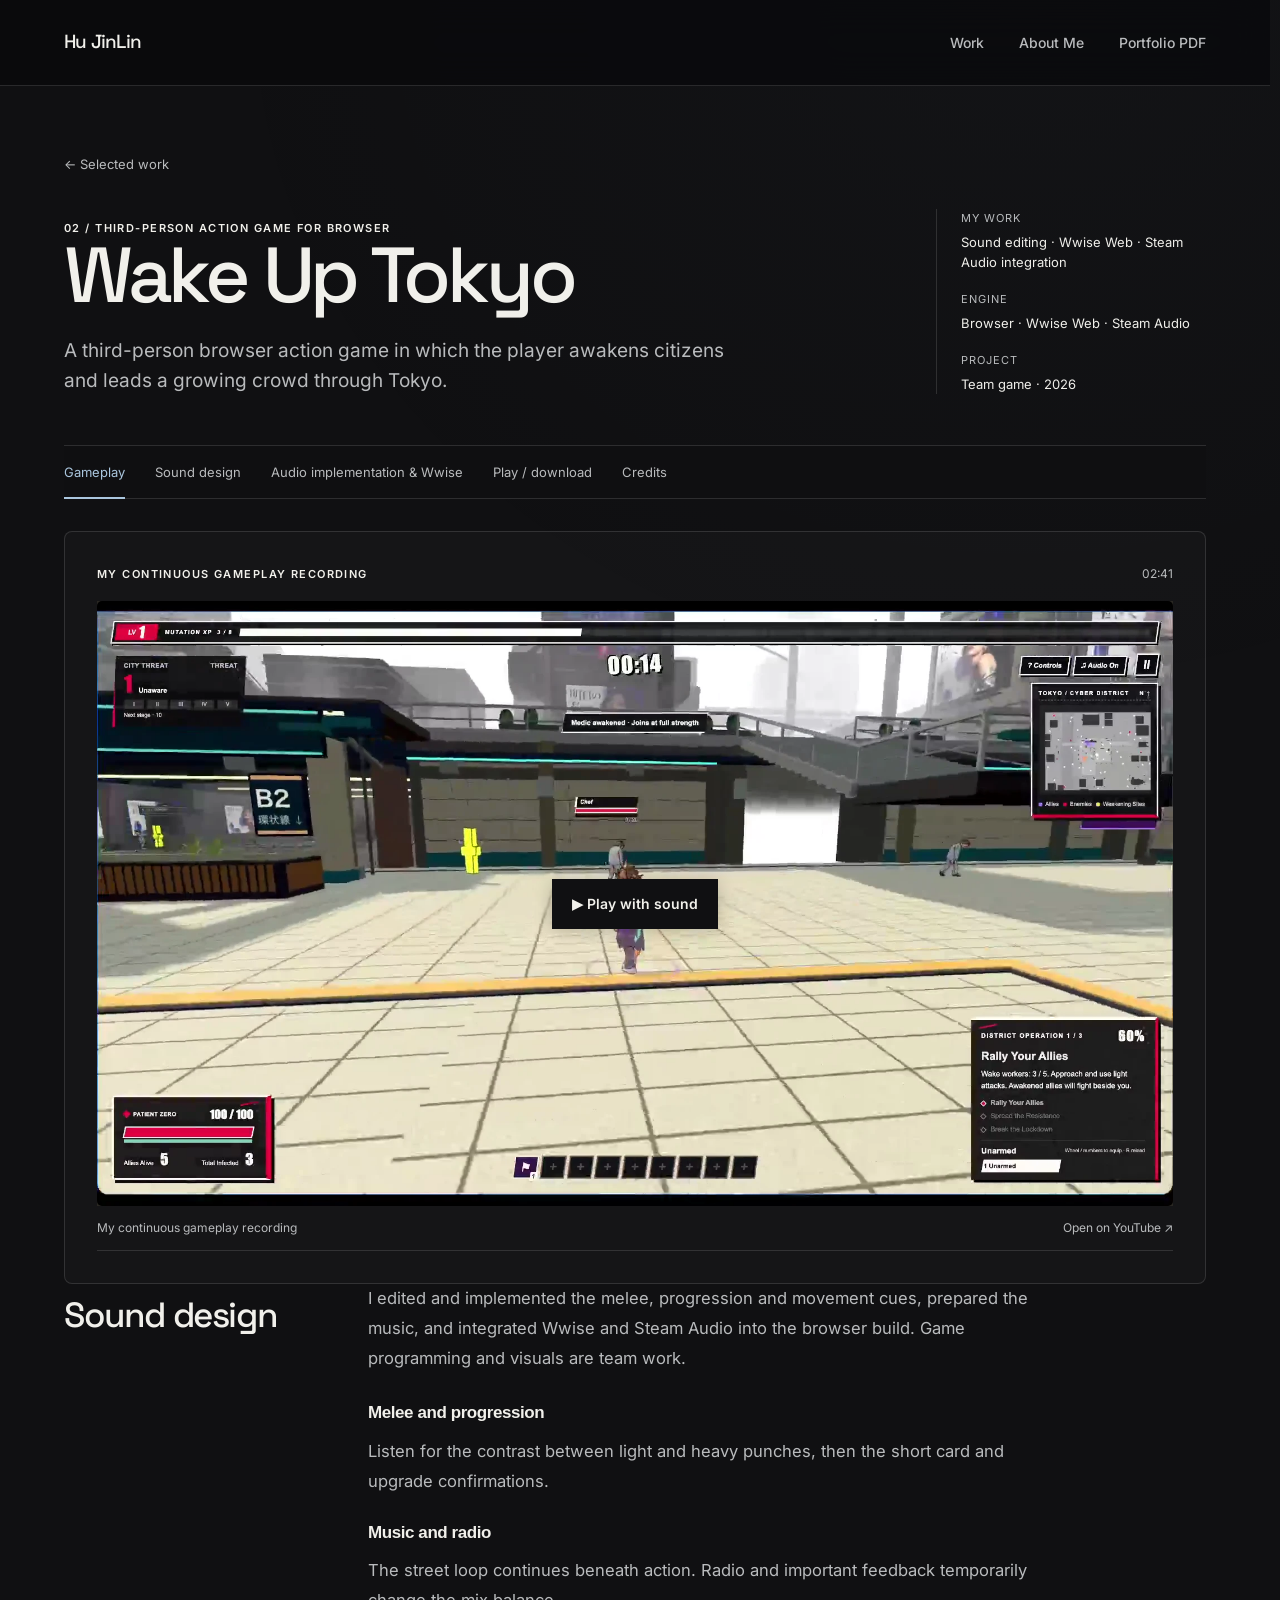
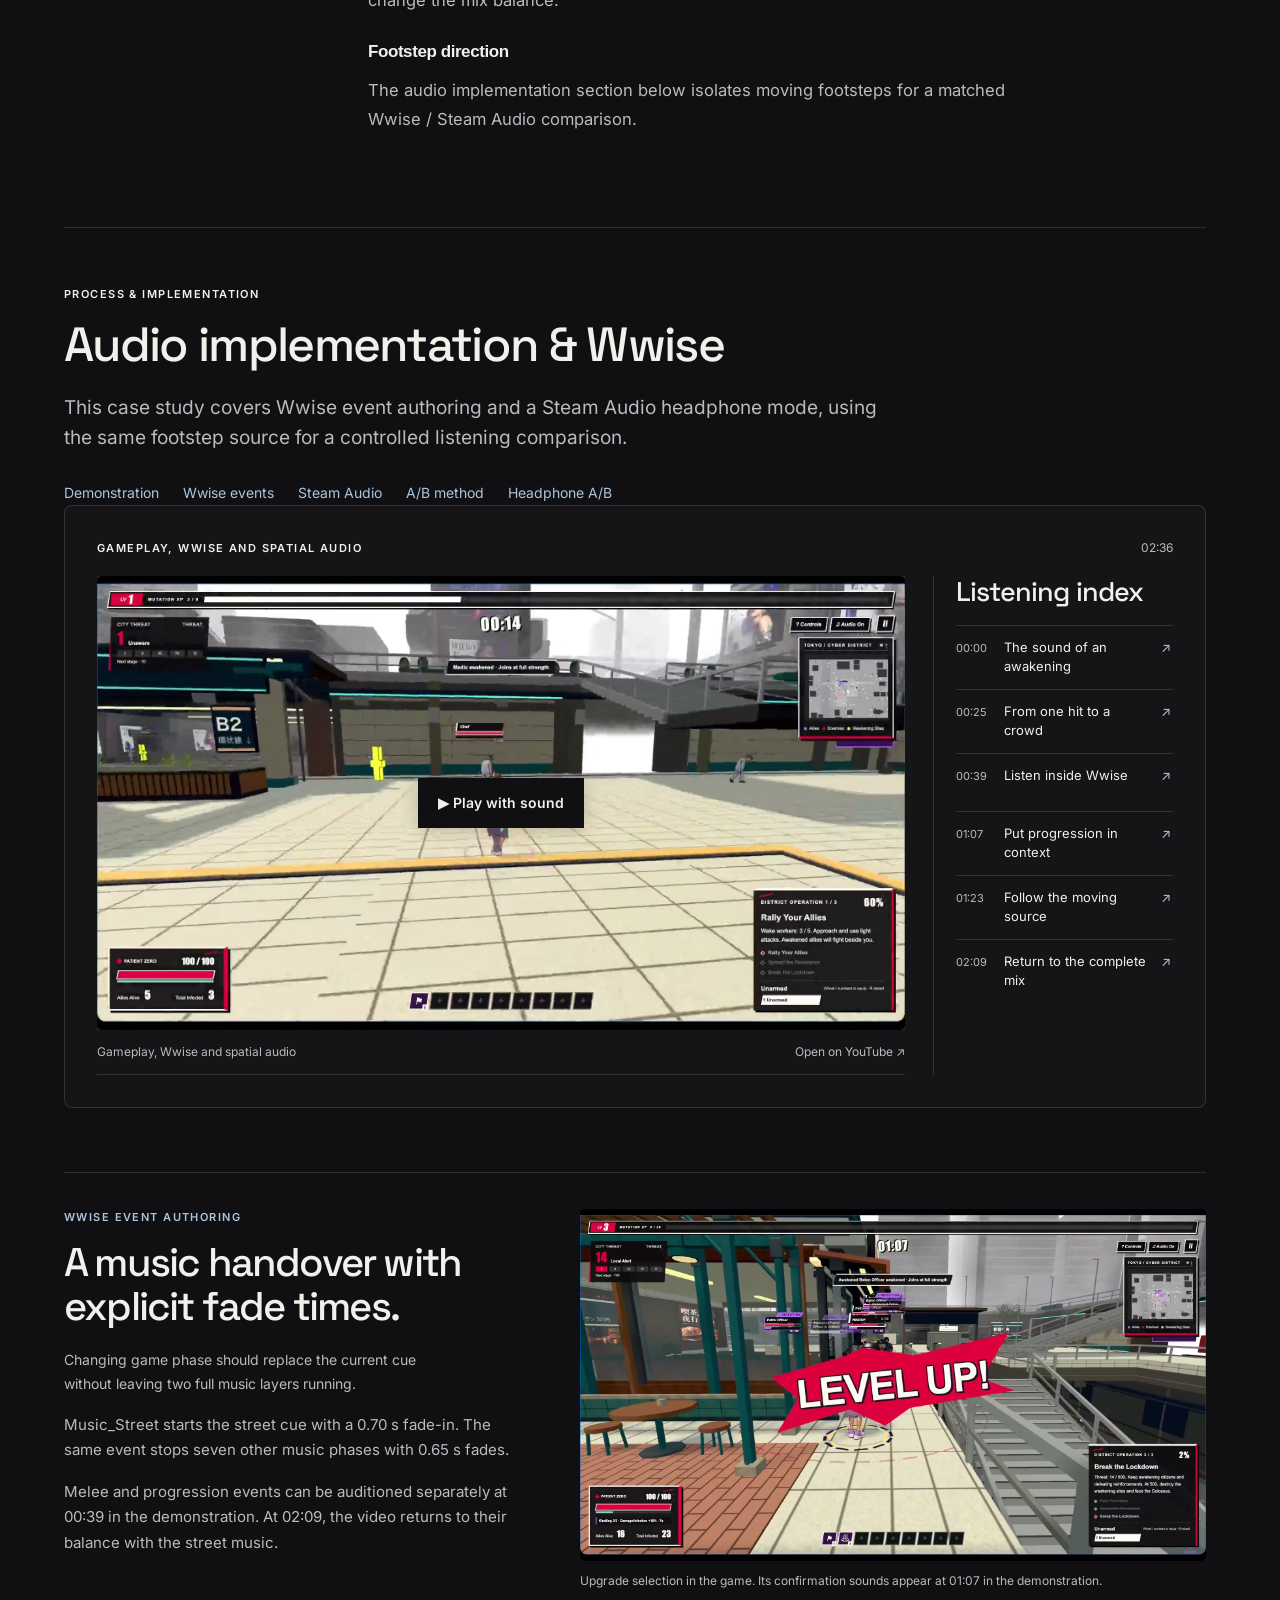
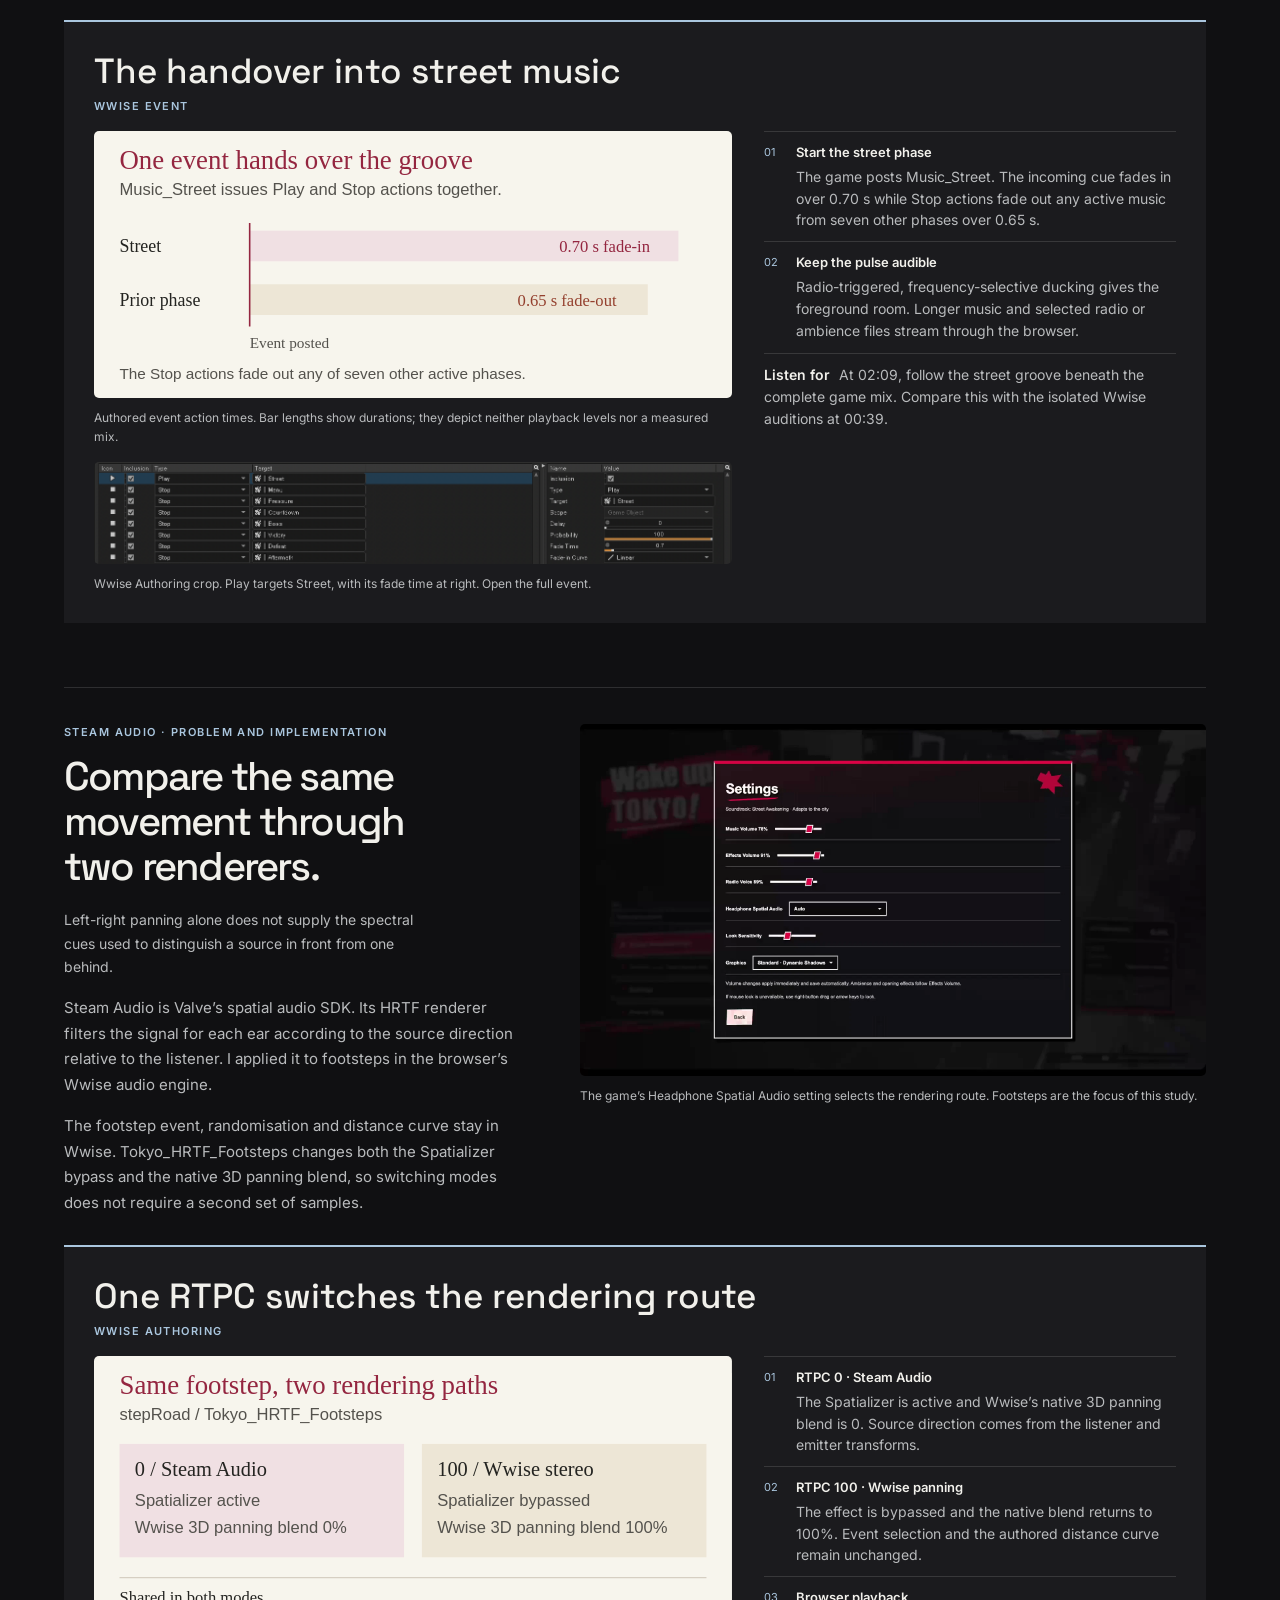
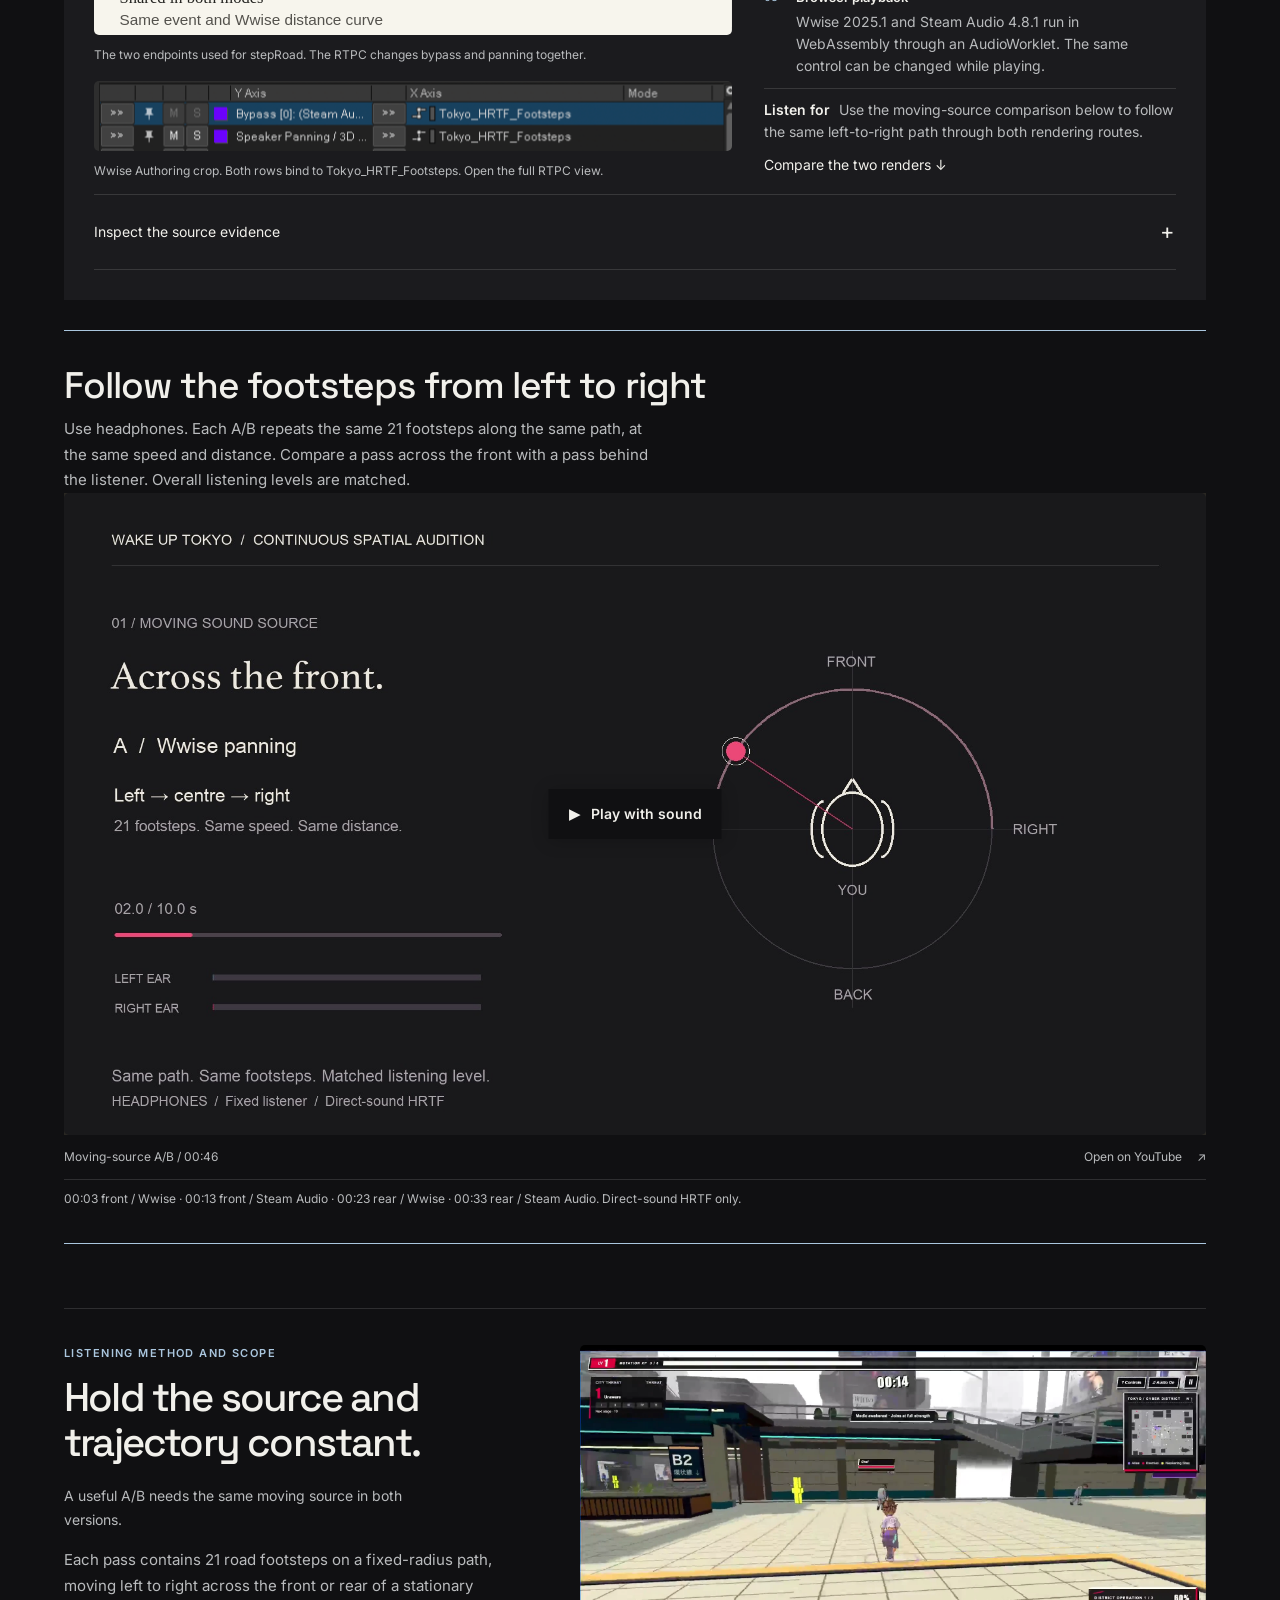
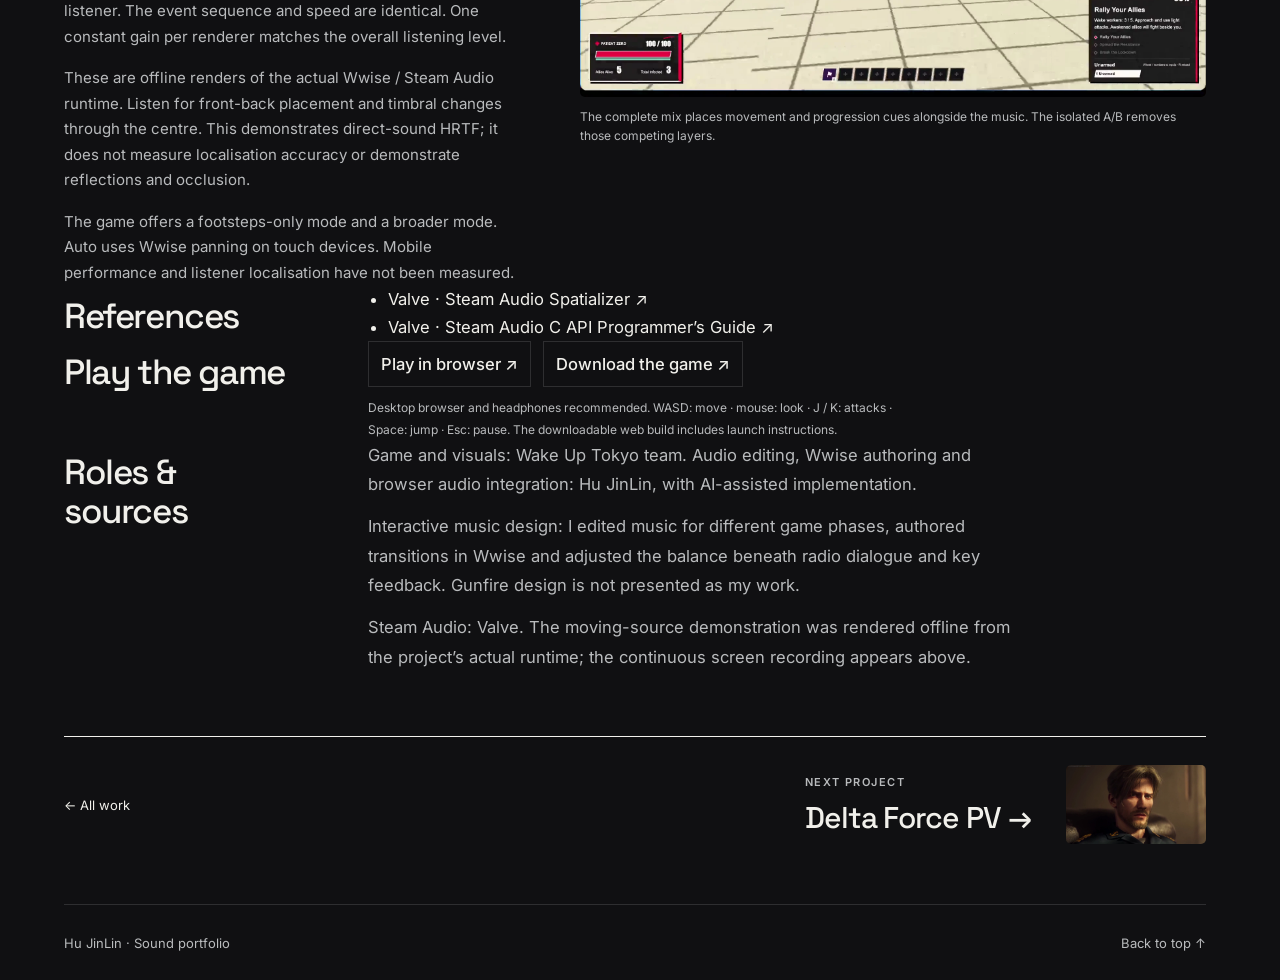
<file: sound/projects/wake-up-tokyo/audio/index.html>
<!doctype html><html lang="en"><head><meta charset="utf-8"><title>Wake Up Tokyo — Audio implementation</title><link rel="canonical" href="../index.html#audio-implementation"><script>location.replace('../index.html'+location.search+(location.hash||'#audio-implementation'));</script><noscript><meta http-equiv="refresh" content="0;url=../index.html#audio-implementation"></noscript></head><body><a href="../index.html#audio-implementation">Audio implementation &amp; Wwise</a></body></html>
</file>
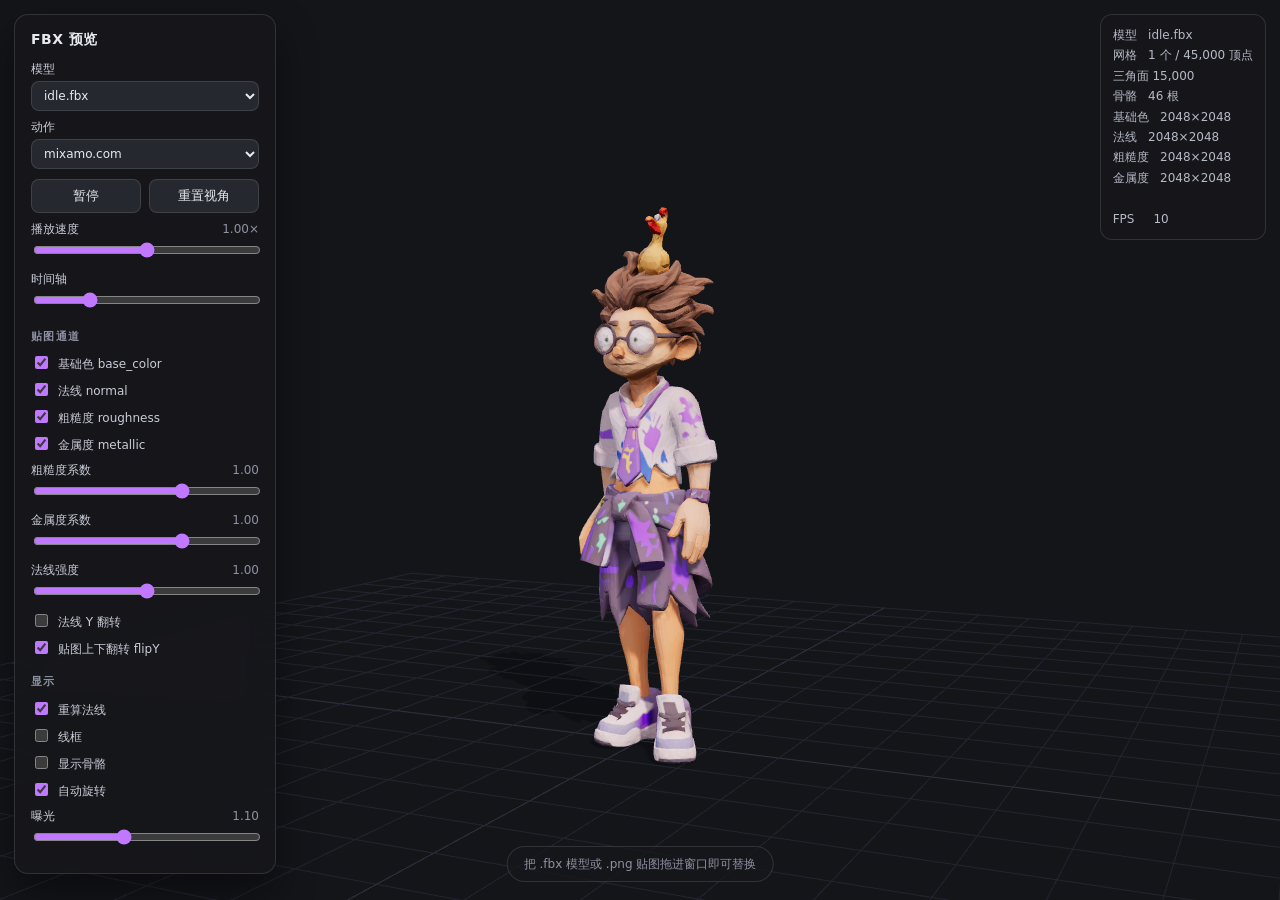
<file: sound/play/tokyo/fbx-viewer.html>
<!doctype html>
<html lang="zh-CN">
<head>
<meta charset="UTF-8">
<meta name="viewport" content="width=device-width,initial-scale=1">
<title>FBX 预览 · Wake Up Tokyo · Demo v0.3.75</title>
<style>
  :root { color-scheme: dark; --line: rgba(255,255,255,.12); }
  * { box-sizing: border-box; }
  html, body { margin: 0; height: 100%; overflow: hidden; background: #141519; }
  body { font: 13px/1.5 -apple-system, "PingFang SC", "Microsoft YaHei", system-ui, sans-serif; color: #e8e9ee; }
  #stage { display: block; width: 100vw; height: 100vh; }
  #panel {
    position: fixed; top: 14px; left: 14px; width: 262px; max-height: calc(100vh - 28px);
    overflow: auto; padding: 14px 16px 16px; border-radius: 14px;
    background: rgba(22,23,28,.82); backdrop-filter: blur(14px);
    border: 1px solid var(--line); box-shadow: 0 18px 40px rgba(0,0,0,.45);
  }
  #panel h1 { margin: 0 0 10px; font-size: 14px; letter-spacing: .5px; }
  #panel h2 { margin: 16px 0 8px; font-size: 11px; letter-spacing: 1.4px; text-transform: uppercase; color: #8d92a3; font-weight: 600; }
  #panel label { display: block; margin: 7px 0; font-size: 12px; color: #c9ccd8; }
  #panel select, #panel button { width: 100%; margin-top: 3px; padding: 6px 8px; border-radius: 8px;
    background: #26282f; color: #e8e9ee; border: 1px solid var(--line); font: inherit; cursor: pointer; }
  #panel button:hover { background: #333640; }
  input[type=range] { width: 100%; margin-top: 4px; accent-color: #bf78ff; }
  input[type=checkbox] { accent-color: #bf78ff; margin-right: 6px; vertical-align: -1px; }
  .row { display: flex; gap: 8px; } .row button { margin-top: 8px; }
  .val { float: right; color: #8d92a3; font-variant-numeric: tabular-nums; }
  #stats {
    position: fixed; right: 14px; top: 14px; padding: 10px 12px; border-radius: 12px;
    background: rgba(22,23,28,.82); border: 1px solid var(--line); backdrop-filter: blur(14px);
    font-size: 12px; color: #b6bac7; white-space: pre; line-height: 1.7; max-width: 260px;
  }
  #stats b { color: #e8e9ee; font-weight: 600; }
  #hint {
    position: fixed; left: 50%; bottom: 18px; transform: translateX(-50%);
    padding: 8px 16px; border-radius: 999px; background: rgba(22,23,28,.7);
    border: 1px solid var(--line); color: #8d92a3; font-size: 12px; pointer-events: none;
    transition: opacity .2s, background .2s;
  }
  #hint.on { background: rgba(191,120,255,.22); color: #efe6ff; border-color: rgba(191,120,255,.5); }
</style>
  <script type="module" crossorigin src="./assets/viewer-DVOkUXZ7.js"></script>
  <link rel="modulepreload" crossorigin href="./assets/three.module-C3uHd2Fp.js">
  <link rel="modulepreload" crossorigin href="./assets/mixamo-CVD0tKC9.js">
</head>
<body>
<canvas id="stage"></canvas>

<aside id="panel">
  <h1>FBX 预览</h1>
  <label>模型
    <select id="model"></select>
  </label>
  <label>动作
    <select id="clip"></select>
  </label>
  <div class="row">
    <button id="play">暂停</button>
    <button id="reset">重置视角</button>
  </div>
  <label>播放速度 <span class="val" id="speedVal">1.00×</span>
    <input type="range" id="speed" min="0" max="2" step="0.05" value="1">
  </label>
  <label>时间轴
    <input type="range" id="time" min="0" max="1" step="0.001" value="0">
  </label>

  <h2>贴图通道</h2>
  <label><input type="checkbox" id="useMap" checked> 基础色 base_color</label>
  <label><input type="checkbox" id="useNormal" checked> 法线 normal</label>
  <label><input type="checkbox" id="useRough" checked> 粗糙度 roughness</label>
  <label><input type="checkbox" id="useMetal" checked> 金属度 metallic</label>
  <label>粗糙度系数 <span class="val" id="roughVal">1.00</span>
    <input type="range" id="rough" min="0" max="1.5" step="0.01" value="1">
  </label>
  <label>金属度系数 <span class="val" id="metalVal">1.00</span>
    <input type="range" id="metal" min="0" max="1.5" step="0.01" value="1">
  </label>
  <label>法线强度 <span class="val" id="normalScaleVal">1.00</span>
    <input type="range" id="normalScale" min="0" max="2" step="0.05" value="1">
  </label>
  <label><input type="checkbox" id="flipNormalY"> 法线 Y 翻转</label>
  <label><input type="checkbox" id="flipTextureY" checked> 贴图上下翻转 flipY</label>

  <h2>显示</h2>
  <label><input type="checkbox" id="recomputeNormals"> 重算法线</label>
  <label><input type="checkbox" id="wireframe"> 线框</label>
  <label><input type="checkbox" id="skeleton"> 显示骨骼</label>
  <label><input type="checkbox" id="autoRotate" checked> 自动旋转</label>
  <label>曝光 <span class="val" id="exposureVal">1.10</span>
    <input type="range" id="exposure" min="0.2" max="2.5" step="0.05" value="1.1">
  </label>
</aside>

<div id="stats">载入中…</div>
<div id="hint">把 .fbx 模型或 .png 贴图拖进窗口即可替换</div>

</body>
</html>
</file>
<file: sound/assets/site.css>
:root {
  color-scheme: light;
  --paper: #f8f6f0;
  --ink: #232320;
  --muted: #625e55;
  --line: #d8d2c6;
  --wash: #eeebe2;
  --accent: #963a28;
  --font: "Helvetica Neue", Helvetica, Arial, sans-serif;
  --serif: Georgia, "Times New Roman", serif;
}
*, *::before, *::after { box-sizing: border-box; }
body { margin: 0; background: var(--paper); color: var(--ink); font: 16px/1.6 var(--font); -webkit-font-smoothing: antialiased; }
p, figure, h1, h2, h3, h4, dl, dd { margin: 0; }
a { color: inherit; text-underline-offset: 5px; }
img { display: block; width: 100%; }
button { font: inherit; }
a:focus-visible, button:focus-visible, audio:focus-visible, iframe:focus-visible { outline: 2px solid var(--accent); outline-offset: 5px; }
::selection { background: #e6d8c8; }
.shell { width: min(calc(100% - 88px), 1120px); margin-inline: auto; }
.skip-link { position: fixed; left: 12px; top: 12px; z-index: 10; padding: 12px; transform: translateY(-150%); background: white; }
.skip-link:focus { transform: none; }
.eyebrow { font-size: 11px; font-weight: 600; letter-spacing: .13em; line-height: 1.5; text-transform: uppercase; }
.site-header, .site-footer { min-height: 76px; display: flex; align-items: center; justify-content: space-between; gap: 16px; }
.site-header { border-bottom: 1px solid var(--line); }
.brand { display: flex; align-items: baseline; gap: 20px; font-size: 19px; font-weight: 650; letter-spacing: -.045em; text-decoration: none; }
.brand-discipline { color: var(--muted); font-size: 12px; font-weight: 400; letter-spacing: 0; }
.site-nav { display: flex; gap: 30px; }
.site-nav a, .back-link { display: inline-block; color: var(--muted); padding-block: 11px; font-size: 14px; text-decoration: none; }
.site-nav a:hover, .back-link:hover, .text-link:hover { color: var(--accent); }
.site-footer { border-top: 1px solid var(--line); color: var(--muted); font-size: 13px; }
.text-link { font-size: 14px; text-decoration-thickness: 1px; }
.text-link span { display: inline-block; margin-left: 12px; }
.home-hero { display: grid; grid-template-columns: 1.65fr 1fr; align-items: end; gap: 64px; padding-block: 72px 68px; }
.hero-kicker { color: var(--accent); margin-bottom: 22px; }
.home-hero h1, .project-intro h1 { font-family: var(--serif); font-weight: 400; line-height: 1.02; letter-spacing: -.055em; }
.home-hero h1 { font-size: clamp(58px, 7.1vw, 94px); }
.home-hero h1 em { font-weight: 400; color: var(--accent); }
.hero-note { padding-bottom: 6px; }
.hero-note > p { max-width: 36ch; font-size: 18px; line-height: 1.6; }
.hero-note .hero-detail { color: var(--muted); font-size: 14px; margin-top: 14px; max-width: 32ch; }
.hero-note .text-link { display: inline-block; margin-top: 25px; }
.hero-links { display: flex; flex-wrap: wrap; gap: 0 24px; }
.section-heading { display: flex; justify-content: space-between; align-items: center; gap: 16px; padding-bottom: 12px; border-bottom: 1px solid var(--ink); }
.section-heading .eyebrow { color: var(--accent); }
.section-count { color: var(--muted); font-size: 12px; font-variant-numeric: tabular-nums; }
#work, #about, .page-section { scroll-margin-top: 76px; }
.work-list { margin: 0; padding: 0; list-style: none; }
.work-list li { border-bottom: 1px solid var(--line); }
.work-link { display: grid; grid-template-columns: minmax(0, 1fr) minmax(0, 1fr); align-items: center; gap: clamp(28px, 5vw, 64px); padding-block: 30px; text-decoration: none; }
.work-image { overflow: hidden; background: var(--wash); }
.work-image img { aspect-ratio: 16 / 9; object-fit: cover; transition: transform .35s ease; }
.work-link:hover img { transform: scale(1.025); }
.work-link:hover h3, .work-link:hover .work-cta { color: var(--accent); }
.work-category { display: flex; gap: 20px; font-size: 11px; text-transform: uppercase; letter-spacing: .09em; color: var(--muted); }
.work-number { font-variant-numeric: tabular-nums; color: var(--accent); }
.work-caption h3 { font-family: var(--serif); font-weight: 400; font-size: clamp(30px, 3.2vw, 43px); line-height: 1.1; letter-spacing: -.04em; margin-block: 12px; }
.work-deck { max-width: 47ch; color: var(--muted); font-size: 15px; line-height: 1.6; }
.work-role { color: var(--muted); font-size: 12px; margin-top: 16px; }
.work-cta { display: flex; justify-content: space-between; align-items: center; font-size: 13px; margin-top: 19px; color: var(--ink); }
.work-cta span { font-size: 23px; line-height: 1; }
.about-section { display: grid; grid-template-columns: 1fr 1fr; gap: 64px; padding-block: 80px 84px; }
.about-section .eyebrow { color: var(--accent); margin-bottom: 16px; }
.about-section h2 { font: 400 clamp(32px, 3.5vw, 44px)/1.13 var(--serif); letter-spacing: -.04em; }
.about-copy { padding-top: 28px; }
.about-copy p { max-width: 49ch; color: var(--muted); font-size: 16px; line-height: 1.75; }
.about-copy p + p { margin-top: 16px; }
.project { padding-block: 20px 60px; }
.back-link { font-size: 13px; }
.back-link span { margin-right: 8px; }
.project-intro { padding-bottom: 34px; }
.project-heading { display: grid; grid-template-columns: minmax(0, 1fr) 270px; gap: 64px; align-items: end; margin-top: 23px; }
.project-kicker { color: var(--accent); margin-bottom: 16px; }
.project-intro h1 { font-size: clamp(49px, 6.1vw, 78px); text-wrap: balance; }
.project-deck { margin-top: 20px; max-width: 56ch; color: var(--muted); font-size: 19px; line-height: 1.6; }
.original-title { margin-top: 12px; color: var(--muted); font-size: 14px; letter-spacing: .06em; }
.project-facts { border-left: 1px solid var(--line); padding-left: 24px; margin-bottom: 3px; }
.project-facts > div + div { margin-top: 18px; }
.project-facts dt { color: var(--muted); font-size: 11px; text-transform: uppercase; letter-spacing: .09em; margin-bottom: 4px; }
.project-facts dd { font-size: 13px; line-height: 1.55; }
.case-nav { display: flex; flex-wrap: wrap; gap: 0 30px; position: sticky; top: 0; z-index: 3; background: var(--paper); border-block: 1px solid var(--line); margin-bottom: 32px; }
.case-nav a { position: relative; display: inline-flex; align-items: center; min-height: 52px; padding-block: 12px; font-size: 13px; color: var(--muted); text-decoration: none; }
.case-nav a:hover, .case-nav a[aria-current="location"] { color: var(--accent); }
.case-nav a[aria-current="location"]::after { content: ''; position: absolute; inset: auto 0 -1px; height: 2px; background: var(--accent); }
.demo-panel .section-heading { border: 0; }
.media-layout { display: grid; grid-template-columns: minmax(0, 1fr) 230px; gap: 30px; }
.video-frame { position: relative; aspect-ratio: 16 / 9; overflow: hidden; background: #292722; }
.video-frame img, .video-frame iframe { display: block; width: 100%; height: 100%; border: 0; }
.video-frame img { object-fit: contain; }
.play-button { position: absolute; inset: 50% auto auto 50%; transform: translate(-50%, -50%); min-height: 50px; padding: 0 20px; border: 0; color: var(--ink); background: var(--paper); font-size: 14px; font-weight: 600; cursor: pointer; white-space: nowrap; box-shadow: 0 2px 18px #0003; }
.play-button:hover, .button:hover { background: var(--ink); color: var(--paper); }
.play-button span { margin-right: 7px; }
.demo-caption, .build-panel { min-height: 45px; display: flex; flex-wrap: wrap; justify-content: space-between; align-items: center; gap: 8px 16px; padding-block: 10px; border-bottom: 1px solid var(--line); color: var(--muted); font-size: 12px; }
.demo-caption .text-link { font-size: 12px; }
.build-panel { padding-block: 13px; }
.build-panel h3 { color: var(--ink); font-size: 13px; font-weight: 500; }
.pending { display: inline-flex; gap: 7px; align-items: center; color: var(--muted); font-size: 12px; }
.pending::before { content: ''; width: 5px; height: 5px; border-radius: 50%; background: var(--accent); }
.build-links { display: flex; flex-wrap: wrap; gap: 8px; }
.button { display: inline-flex; gap: 10px; padding: 8px 12px; border: 1px solid var(--line); text-decoration: none; color: var(--ink); font-weight: 500; }
.listen-guide { padding-left: 24px; border-left: 1px solid var(--line); align-self: start; }
.listen-guide > h3 { font: italic 400 28px/1.15 var(--serif); letter-spacing: -.03em; margin-bottom: 20px; }
.listen-guide ol { list-style: none; counter-reset: listen; padding: 0; margin: 0; }
.listen-guide li { position: relative; counter-increment: listen; padding-left: 26px; }
.listen-guide li::before { content: '0' counter(listen); position: absolute; top: 2px; left: 0; font-size: 10px; color: var(--accent); font-variant-numeric: tabular-nums; }
.listen-guide li + li { margin-top: 22px; }
.listen-guide h4 { font-size: 13px; font-weight: 600; line-height: 1.5; }
.listen-guide p { color: var(--muted); font-size: 13px; line-height: 1.65; margin-top: 4px; }
.project-reading { display: grid; grid-template-columns: 240px minmax(0, 1fr); gap: 64px; }
#overview { margin-top: 64px; border-top: 1px solid var(--line); padding-top: 42px; }
.section-label { align-self: start; position: sticky; top: 85px; }
.section-label .eyebrow { color: var(--accent); }
.section-label h2 { font: 400 35px/1.13 var(--serif); letter-spacing: -.04em; margin-top: 12px; }
.section-label > p { max-width: 24ch; font-size: 14px; line-height: 1.65; color: var(--muted); margin-top: 20px; }
.project-copy { min-width: 0; }
.project-copy > section + section { margin-top: 30px; }
.project-copy h3 { font-size: 20px; line-height: 1.35; font-weight: 500; letter-spacing: -.025em; }
.project-copy p { max-width: 67ch; color: var(--muted); line-height: 1.8; }
.project-copy h3 + p, .project-copy p + p { margin-top: 12px; }
.project-copy .contribution { border-left: 2px solid var(--accent); padding-left: 20px; margin-top: 32px; }
.contribution h3 { font-size: 16px; }
.contribution p { font-size: 15px; }
.approach-section { margin-top: 56px; padding-top: 42px; border-top: 1px solid var(--line); }
.flow-panel { background: var(--wash); padding: 25px 26px 28px; margin-bottom: 36px; }
.flow-panel h3 { font-size: 17px; }
.flow-panel figcaption p { font-size: 13px; line-height: 1.65; margin-top: 8px; max-width: 64ch; }
.flow-steps { display: grid; grid-template-columns: repeat(var(--steps), minmax(0, 1fr)); padding: 22px 0 0; margin: 0; list-style: none; gap: 18px; }
.flow-steps li { border-top: 1px solid #bcb3a4; padding-top: 8px; }
.flow-number { color: var(--accent); font-size: 10px; font-variant-numeric: tabular-nums; }
.flow-steps h4 { font-size: 14px; font-weight: 500; line-height: 1.5; margin-top: 6px; }
.flow-steps p { font-size: 12px; line-height: 1.65; margin-top: 5px; }
.design-detail { display: grid; grid-template-columns: 24px minmax(0, 1fr); gap: 16px; }
.design-detail + .design-detail { padding-top: 28px; border-top: 1px solid var(--line); }
.detail-number { font-size: 11px; color: var(--accent); padding-top: 5px; font-variant-numeric: tabular-nums; }
.detail-figure { margin-top: 22px; }
.detail-figure a { display: block; }
.detail-figure img { background: var(--wash); }
.detail-figure figcaption { color: var(--muted); font-size: 12px; line-height: 1.6; margin-top: 8px; }
.credits { margin-top: 42px; padding-top: 30px; border-top: 1px solid var(--line); }
.credits .section-label h2 { font-size: 26px; margin: 0; }
.credits > p { color: var(--muted); font-size: 14px; line-height: 1.7; max-width: 67ch; }
.listening-section { padding: 25px; margin-top: 24px; background: var(--wash); }
.listening-section h2 { font: 400 26px/1.2 var(--serif); }
.listening-section > p { margin-top: 10px; color: var(--muted); }
.comparison-grid { display: grid; grid-template-columns: repeat(2, minmax(0, 1fr)); gap: 24px; margin-top: 20px; }
.comparison-grid h3 { font-size: 14px; font-weight: 500; }
.comparison-grid audio { width: 100%; margin-top: 10px; }
.next-project { display: flex; align-items: center; justify-content: space-between; gap: 30px; margin-top: 64px; padding-top: 28px; border-top: 1px solid var(--ink); }
.next-project a { text-decoration: none; }
.next-project a:hover { color: var(--accent); }
.all-work { font-size: 13px; white-space: nowrap; }
.next-link { display: flex; align-items: center; gap: 35px; }
.next-link .eyebrow { display: block; margin-bottom: 10px; color: var(--muted); }
.next-title { font: 400 30px/1.2 var(--serif); letter-spacing: -.035em; }
.next-title > span { margin-left: 12px; font-family: var(--font); font-size: 22px; }
.next-image { width: 140px; flex-shrink: 0; }
.next-image img { aspect-ratio: 16 / 9; object-fit: cover; }
@media (max-width: 1000px) {
  .home-hero { gap: 32px; grid-template-columns: 1.4fr 1fr; }
  .home-hero h1 { font-size: clamp(58px, 7.7vw, 80px); }
  .project-heading { gap: 32px; grid-template-columns: minmax(0, 1fr) 230px; }
  .media-layout { grid-template-columns: minmax(0, 1fr) 205px; gap: 24px; }
  .listen-guide { padding-left: 18px; }
  .project-reading { grid-template-columns: 190px minmax(0, 1fr); gap: 36px; }
  .section-label h2 { font-size: 30px; }
  .flow-steps { grid-template-columns: repeat(2, minmax(0, 1fr)); gap: 20px; }
}
@media (max-width: 760px) {
  .shell { width: calc(100% - 40px); }
  .site-header { min-height: 65px; }
  .brand-discipline { display: none; }
  .site-nav { gap: 24px; }
  .home-hero { grid-template-columns: 1fr; gap: 26px; padding-block: 42px 40px; }
  .hero-kicker { margin-bottom: 16px; font-size: 10px; }
  .home-hero h1 { font-size: clamp(54px, 13vw, 78px); }
  .hero-note > p { max-width: 45ch; font-size: 16px; }
  .hero-note .hero-detail { max-width: 45ch; margin-top: 10px; }
  .hero-note .text-link { margin-top: 16px; }
  .work-link { grid-template-columns: 1fr; gap: 22px; padding-block: 26px 28px; }
  .work-caption h3 { font-size: 36px; margin-block: 10px; }
  .work-deck { max-width: 58ch; }
  .work-role { margin-top: 12px; }
  .work-cta { margin-top: 16px; }
  .about-section { grid-template-columns: 1fr; gap: 24px; padding-block: 42px; }
  .about-section h2 { font-size: 36px; }
  .about-copy { padding: 0; }
  .site-footer { min-height: 70px; font-size: 11px; }
  .project { padding-block: 12px 38px; }
  .project-intro { padding-bottom: 24px; }
  .project-heading { grid-template-columns: 1fr; gap: 24px; margin-top: 12px; }
  .project-kicker { font-size: 10px; margin-bottom: 12px; }
  .project-intro h1 { font-size: clamp(43px, 10.8vw, 64px); text-wrap: initial; }
  .project-deck { margin-top: 16px; font-size: 17px; }
  .project-facts { border-left: 0; border-top: 1px solid var(--line); padding: 17px 0 0; display: grid; grid-template-columns: repeat(2, minmax(0, 1fr)); gap: 14px 20px; }
  .project-facts > div + div { margin: 0; }
  .project-facts > div:first-child { grid-column: 1 / -1; }
  .project-facts dt { font-size: 10px; }
  .case-nav { gap: 0 24px; margin-bottom: 24px; }
  .case-nav a { font-size: 12px; min-height: 48px; padding-block: 10px; }
  .media-layout { grid-template-columns: 1fr; gap: 26px; }
  .section-count { font-size: 11px; }
  .listen-guide { padding-left: 0; border-left: 0; }
  .listen-guide > h3 { font-size: 25px; margin-bottom: 15px; }
  .listen-guide li + li { margin-top: 13px; }
  .listen-guide p { margin-top: 2px; }
  #overview { margin-top: 36px; padding-top: 28px; }
  .project-reading { grid-template-columns: 1fr; gap: 24px; }
  .section-label { position: static; }
  .section-label h2 { font-size: 32px; margin-top: 8px; }
  .section-label > p { max-width: 50ch; margin-top: 12px; }
  .project-copy p { font-size: 15px; line-height: 1.8; }
  .project-copy h3 { font-size: 19px; }
  .project-copy > section + section { margin-top: 26px; }
  .project-copy .contribution { padding-left: 16px; }
  .approach-section { margin-top: 36px; padding-top: 28px; }
  .flow-panel { padding: 21px; margin-bottom: 28px; }
  .flow-panel h3 { font-size: 17px; }
  .flow-panel figcaption p { font-size: 13px; }
  .flow-steps p { font-size: 12px; line-height: 1.65; }
  .design-detail { grid-template-columns: 19px minmax(0, 1fr); gap: 10px; }
  .detail-figure { margin-top: 18px; }
  .comparison-grid { grid-template-columns: 1fr; gap: 16px; }
  .next-project { align-items: start; gap: 24px; flex-direction: column; margin-top: 38px; padding-top: 22px; }
  .next-link { justify-content: space-between; width: 100%; gap: 16px; }
  .next-title { font-size: 28px; }
  .next-image { width: 88px; }
}
@media (max-width: 380px) {
  .home-hero h1 { font-size: 46px; }
  .case-nav { gap: 0 16px; }
  .case-nav a { font-size: 11px; }
  .flow-panel { padding: 18px; }
  .work-caption h3 { font-size: 32px; }
  .next-image { display: none; }
}
@media (prefers-reduced-motion: reduce) {
  html { scroll-behavior: auto; }
  .work-image img { transition: none; }
}
.story-intro { padding-bottom: 38px; }
.story-intro .project-heading { align-items: center; }
.story-intro h1 { max-width: 12ch; font-size: clamp(48px, 6vw, 76px); line-height: 1.03; }
.story-intro .project-deck { font-size: 18px; max-width: 54ch; }
.story-chinese { margin-left: 12px; letter-spacing: .12em; }
.story-media { grid-template-columns: minmax(0, 1fr) 240px; gap: 28px; }
.gameplay-video { display: block; width: 100%; height: auto; aspect-ratio: 16 / 9; background: var(--wash); }
.sound-chapters { padding-left: 22px; border-left: 1px solid var(--line); }
.sound-chapters h3 { font: italic 400 27px/1.15 var(--serif); letter-spacing: -.035em; margin-bottom: 18px; }
.sound-chapters ol { list-style: none; padding: 0; margin: 0; }
.sound-chapters li { border-top: 1px solid var(--line); }
.sound-chapters button { display: grid; grid-template-columns: 38px 1fr 12px; align-items: baseline; gap: 10px; width: 100%; min-height: 57px; padding: 12px 0; background: none; border: 0; color: var(--ink); text-align: left; cursor: pointer; font-size: 13px; line-height: 1.5; }
.sound-chapters time { color: var(--muted); font-size: 11px; font-variant-numeric: tabular-nums; }
.sound-chapters button:hover, .sound-chapters button[aria-current] { color: var(--accent); }
.sound-chapters button[aria-current] time { color: var(--accent); }
.chapter-play { color: var(--accent); }
.sound-chapters > p { margin-top: 16px; color: var(--muted); font-size: 12px; line-height: 1.6; }
.scene-note { display: grid; grid-template-columns: 165px 1fr; gap: 16px; padding-top: 17px; min-height: 91px; color: var(--muted); font-size: 13px; line-height: 1.6; }
.scene-note .eyebrow { color: var(--accent); font-size: 10px; padding-top: 3px; }
.playback-status { font-size: 13px; color: var(--accent); margin-top: 10px; }
.story-section, .story-credits, .story-practice { margin-top: 64px; padding-top: 36px; border-top: 1px solid var(--line); }
.story-practice { border-top-color: var(--accent); }
.story-reading { display: grid; grid-template-columns: 300px minmax(0, 1fr); gap: 70px; }
.story-section-heading .eyebrow { color: var(--accent); }
.story-section-heading h2 { margin-top: 15px; font: 400 40px/1.12 var(--serif); letter-spacing: -.045em; text-wrap: balance; }
.design-question { margin-top: 18px; max-width: 29ch; color: var(--muted); font-size: 14px; line-height: 1.7; }
.scene-link { margin-top: 24px; background: transparent; color: var(--accent); border: 0; border-bottom: 1px solid var(--line); font-size: 13px; padding: 8px 0; cursor: pointer; }
.scene-link span { font-size: 10px; margin-right: 9px; }
.scene-link:hover { border-color: var(--accent); }
.story-copy { min-width: 0; }
.story-copy p { color: var(--muted); font-size: 16px; line-height: 1.8; max-width: 69ch; }
.story-copy p + p { margin-top: 16px; }
.story-copy h3 { font-size: 16px; font-weight: 500; margin-bottom: 9px; }
.story-copy p + h3 { margin-top: 28px; }
.story-figure { margin-top: 32px; }
.story-figure img { height: auto; background: var(--wash); }
.story-figure a { display: block; }
.story-figure figcaption { margin-top: 10px; max-width: 94ch; color: var(--muted); font-size: 12px; line-height: 1.6; }
.story-takeaway { margin: 30px 0 0; max-width: 29ch; font: italic 400 clamp(25px, 3vw, 35px)/1.3 var(--serif); letter-spacing: -.025em; color: var(--accent); }
.making-notes { margin-top: 30px; border-block: 1px solid var(--line); }
.making-notes summary { display: grid; grid-template-columns: 180px 1fr 20px; gap: 16px; padding: 18px 0; align-items: center; list-style: none; cursor: pointer; font-size: 14px; }
.making-notes summary::-webkit-details-marker { display: none; }
.making-notes summary .eyebrow { color: var(--muted); font-size: 10px; }
.making-notes summary:hover { color: var(--accent); }
.details-mark::before { content: '+'; font-size: 22px; font-weight: 300; }
.making-notes[open] .details-mark::before { content: '−'; }
.making-content { padding: 5px 0 27px 196px; }
.making-content .story-copy p { font-size: 14px; }
.source-figure { margin-block: 22px; }
.story-credits .story-copy p { font-size: 14px; }

.portfolio-feature {
  background: #22241f;
  color: #faf4e9;
  --accent: #f4b6a3;
  padding-bottom: clamp(38px, 6vw, 68px);
}
.portfolio-feature ::selection { background: #f4b6a3; color: #22241f; }
.portfolio-opening { padding-block: clamp(30px, 4.8vw, 62px) clamp(24px, 3vw, 40px); }
.portfolio-opening h1 { font-size: clamp(54px, 6.6vw, 94px); letter-spacing: -.04em; }
.portfolio-opening .hero-note > p { max-width: 38ch; color: #e3ded1; }
.pdf-link {
  display: inline-flex;
  align-items: center;
  gap: 22px;
  margin-top: 18px;
  padding: 8px 0;
  border-bottom: 1px solid #aea798;
  font-size: 14px;
  text-decoration: none;
}
.pdf-link:hover, .feature-links a:hover, .feature-project h2 a:hover { color: var(--accent); }
.feature-grid {
  display: grid;
  grid-template-columns: minmax(0, 1.15fr) minmax(0, 1fr);
  gap: clamp(16px, 2.6vw, 30px);
}
.feature-image { position: relative; display: block; }
.feature-image img { height: clamp(160px, min(22vw, 32vh), 300px); object-position: center 51%; }
.feature-image:hover img { transform: scale(1.025); }
.feature-project h2 { margin-top: 15px; font: 400 clamp(29px, 3.2vw, 42px)/1.12 var(--serif); letter-spacing: -.035em; }
.feature-project h2 a { text-decoration: none; }
.feature-project p { max-width: 50ch; margin-top: 8px; color: #e3ded1; font-size: 15px; }
.feature-links { display: flex; gap: 8px 21px; flex-wrap: wrap; margin-top: 10px; }
.feature-links a { display: inline-flex; align-items: center; min-height: 38px; }
.work-duration {
  position: absolute;
  right: 9px;
  bottom: 9px;
  color: white;
  background: #252421;
  padding: 2px 7px;
  font-size: 11px;
  font-variant-numeric: tabular-nums;
}
.supporting-work { padding-top: clamp(39px, 6vw, 70px); }
.supporting-work h2 { font: 400 clamp(28px, 4vw, 44px)/1.1 var(--serif); letter-spacing: -.035em; }
.supporting-grid { display: grid; grid-template-columns: repeat(2, minmax(0, 1fr)); gap: 30px; }
.supporting-grid .work-link { grid-template-columns: minmax(0, .9fr) minmax(0, 1fr); align-items: start; }
.supporting-grid .work-cta { margin-top: 9px; }
.workshop-entry {
  grid-template-columns: minmax(150px, 230px) minmax(0, 1fr);
  gap: 24px;
  border-bottom: 1px solid var(--line);
}
.workshop-entry h3 { font-size: clamp(25px, 3vw, 34px); }
.story-intro h1 { max-width: none; font-size: clamp(43px, 6vw, 85px); letter-spacing: -.04em; }
.story-chinese { display: inline-block; color: var(--accent); font-size: .33em; vertical-align: .3em; }
.case-thesis { margin-top: 12px; font: italic 400 clamp(23px, 3vw, 36px)/1.1 var(--serif); color: var(--accent); }
.case-wake-up-tokyo { --accent: #942741; --wash: #f2e8e7; }
.story-project .demo-panel, .supporting-project .demo-panel {
  --accent: #efb7a6;
  --ink: #faf4e9;
  --muted: #d6d1c5;
  --line: #56594e;
  color: var(--ink);
  background: #22241f;
  padding: clamp(14px, 2.8vw, 32px);
}
.case-wake-up-tokyo .demo-panel { background: #2b2128; --line: #5f4e59; --accent: #f4bacb; }
.project .demo-panel .section-heading { margin-bottom: 5px; }
.project .demo-panel .section-heading h2 { color: var(--ink); }
.story-project .sound-chapters h3 { font-style: normal; }
.story-project .scene-note { min-height: 0; padding-bottom: 0; }
.story-spread {
  display: grid;
  grid-template-columns: minmax(0, .85fr) minmax(0, 1.15fr);
  gap: clamp(22px, 4.2vw, 55px);
  align-items: start;
}
.story-spread > .story-figure { margin: 0; }
.story-narrative .story-copy { margin-top: 16px; }
.story-narrative .story-copy p { font-size: 15px; line-height: 1.7; }
.story-narrative .design-question { max-width: 42ch; }
.technique-panel {
  margin-top: 30px;
  background: var(--wash);
  border-top: 2px solid var(--accent);
  padding: clamp(17px, 2.6vw, 30px);
  scroll-margin-top: 78px;
}
.technique-heading { margin-bottom: 16px; }
.technique-heading .eyebrow { color: var(--accent); margin: 7px 0 0; }
.technique-heading h3 { margin: 0; font: 400 clamp(24px, 3vw, 35px)/1.12 var(--serif); }
.technique-grid {
  display: grid;
  grid-template-columns: minmax(0, 1.55fr) minmax(0, 1fr);
  gap: clamp(17px, 2.7vw, 32px);
  align-items: start;
}
.technique-text-only { display: block; max-width: 72ch; }
.technique-grid .story-figure { margin: 0; }
.technique-images > .story-figure + .story-figure { margin-top: 16px; }
.technique-reading { min-width: 0; }
.technique-reading p { font-size: 14px; line-height: 1.55; margin: 0 0 10px; color: var(--muted); }
.technique-steps { list-style: none; margin: 0; padding: 0; }
.technique-steps li {
  display: grid;
  grid-template-columns: 25px minmax(0, 1fr);
  gap: 7px;
  border-top: 1px solid var(--line);
  padding: 9px 0 0;
}
.technique-steps .step-number { font-size: 11px; color: var(--accent); padding-top: 2px; }
.technique-steps h4 { font-size: 13px; margin: 0 0 3px; overflow-wrap: anywhere; }
.technique-reading .technique-listen { border-top: 1px solid var(--line); padding-top: 10px; margin: 2px 0 0; }
.technique-listen strong { color: var(--ink); margin-right: 5px; }
.technique-panel .making-notes { margin-top: 14px; }
.technique-panel .making-content { padding-left: 0; }
.technique-reading .text-link { display: inline-block; margin-top: 10px; }
.technique-panel .making-notes summary, .full-comparison summary {
  grid-template-columns: minmax(0, 1fr) 16px;
  gap: 10px;
}
.technique-panel .details-mark, .full-comparison .details-mark { grid-column: 2; grid-row: 1; }
.technique-panel .making-content > .source-figure { max-width: 790px; }
.headphone-comparison {
  margin-top: 30px;
  border-block: 1px solid var(--accent);
  padding-block: clamp(19px, 3vw, 34px);
}
.headphone-comparison > h3 { font: 400 clamp(25px, 3vw, 37px)/1.15 var(--serif); letter-spacing: -.025em; }
.comparison-intro { margin-top: 9px; color: var(--muted); max-width: 66ch; font-size: 15px; }
.headphone-layout { display: grid; grid-template-columns: minmax(0, 1.08fr) minmax(0, 1fr); align-items: center; gap: clamp(22px, 4vw, 48px); margin-top: 21px; }
.headphone-layout > figure { margin: 0; }
.headphone-samples fieldset { min-inline-size: 0; border: 0; margin: 0; padding: 0; }
.headphone-samples fieldset + fieldset { margin-top: 14px; }
.headphone-samples legend { padding: 0; margin-bottom: 6px; font-size: 17px; font-weight: 650; color: var(--accent); }
.headphone-pair { display: grid; grid-template-columns: repeat(2, minmax(0, 1fr)); gap: 12px; }
.short-sample { min-width: 0; }
.sample-label { color: var(--muted); font-size: 13px; }
.short-sample audio { width: 100%; height: 42px; }
.short-sample button {
  width: 100%;
  min-height: 48px;
  padding: 9px 11px;
  border: 1px solid #c9b7b9;
  background: #f2e8e7;
  color: var(--ink);
  font-size: 14px;
  font-weight: 600;
  text-align: left;
  cursor: pointer;
}
.short-sample button svg { margin-right: 8px; vertical-align: -.13em; color: var(--accent); }
.short-sample button:hover { border-color: var(--accent); }
.short-sample button.is-playing { background: var(--accent); color: white; border-color: var(--accent); }
.short-sample button.is-playing svg { color: white; }
.capture-note { margin-top: 10px; color: var(--muted); font-size: 12px; line-height: 1.55; }
.full-comparison { margin-top: 21px; }
.full-comparison > .listening-section { margin-top: 0; border: 0; padding: 0 0 17px; }
.full-comparison .listening-section h2 { font-size: 22px; }
@media (min-width: 761px) and (max-height: 795px) {
  .portfolio-opening { padding-block: 39px 27px; }
  .portfolio-opening h1 { font-size: clamp(52px, 6vw, 78px); }
  .feature-image img { height: clamp(155px, 28vh, 230px); }
}
@media (max-width: 760px) {
  .portfolio-opening { gap: 20px; }
  .portfolio-opening h1 { font-size: clamp(45px, 12vw, 68px); }
  .feature-grid, .supporting-grid, .story-spread, .technique-grid, .headphone-layout { grid-template-columns: 1fr; }
  .feature-grid { gap: 31px; }
  .feature-image img { height: auto; aspect-ratio: 1.85; }
  .supporting-grid { gap: 0; }
  .technique-panel { scroll-margin-top: 80px; }
  .technique-images > .story-figure + .story-figure { margin-top: 13px; }
}
@media (max-width: 380px) {
  .headphone-pair { grid-template-columns: 1fr; }
}
summary:focus-visible, video:focus-visible { outline: 2px solid var(--accent); outline-offset: 5px; }
@media (max-width: 1000px) {
  .story-reading { grid-template-columns: 230px minmax(0, 1fr); gap: 36px; }
  .story-section-heading h2 { font-size: 34px; }
  .story-media { grid-template-columns: minmax(0, 1fr) 205px; gap: 22px; }
  .sound-chapters { padding-left: 17px; }
  .sound-chapters button { gap: 8px; }
  .scene-note { grid-template-columns: 1fr; gap: 7px; }
}
@media (max-width: 760px) {
  .story-intro { padding-bottom: 25px; }
  .story-intro h1 { font-size: clamp(42px, 11vw, 66px); }
  .story-intro .project-deck { font-size: 16px; }
  .story-intro .project-facts { grid-template-columns: 1fr; }
  .story-intro .project-facts > div { display: grid; grid-template-columns: 85px 1fr; gap: 10px; }
  .story-intro .project-facts dt { padding-top: 2px; }
  .story-project .case-nav { gap: 0 20px; flex-wrap: nowrap; overflow-x: auto; }
  .story-project .case-nav a { flex-shrink: 0; }
  .story-media { grid-template-columns: 1fr; gap: 24px; }
  .story-project .section-count { white-space: nowrap; }
  .story-project #demo-title { font-size: 10px; max-width: 23ch; }
  .sound-chapters { padding: 0; border: 0; }
  .sound-chapters h3 { font-size: 25px; }
  .sound-chapters button { grid-template-columns: 42px 1fr 15px; min-height: 48px; }
  .sound-chapters > p { display: none; }
  .scene-note { min-height: 0; }
  .story-section, .story-credits, .story-practice { margin-top: 40px; padding-top: 26px; }
  .story-reading { grid-template-columns: 1fr; gap: 21px; }
  .story-section-heading h2 { margin-top: 10px; max-width: 19ch; font-size: 34px; }
  .scene-link { margin-top: 13px; }
  .story-copy p { font-size: 15px; line-height: 1.8; }
  .story-figure { margin-top: 24px; }
  .story-takeaway { margin-top: 23px; font-size: 27px; }
  .making-notes { margin-top: 24px; }
  .making-notes summary { grid-template-columns: 1fr 16px; gap: 6px 12px; padding-block: 16px; }
  .making-notes summary .eyebrow { grid-column: 1; }
  .details-mark { grid-column: 2; grid-row: 1 / 3; }
  .making-content { padding: 5px 0 24px; }
}
@media print {
  .site-nav, .case-nav, .next-project, .site-footer, .skip-link, .back-link { display: none; }
  .shell { width: 100%; }
  body { background: white; color: black; font-size: 11pt; }
  .project { padding: 0; }
  .project-heading { grid-template-columns: 1fr; gap: 20px; }
  .project-intro h1 { font-size: 36pt; }
  .project-facts { display: flex; gap: 24px; border: 0; padding: 0; }
  .project-facts > div + div { margin: 0; }
  .section-label { position: static; }
  .project-reading { grid-template-columns: 150px minmax(0, 1fr); gap: 25px; }
  .media-layout { grid-template-columns: 1fr; }
  .listen-guide { border: 0; padding: 0; }
  .listen-guide ol { display: flex; gap: 20px; }
  .listen-guide li + li { margin: 0; }
  .listen-guide li { flex: 1; }
  figure, .design-detail, .work-link { break-inside: avoid; }
}
</file>
<file: sound/assets/reference-layout.css>
/**/ /**/ @font-face{font-family: 'Inter';font-style: normal;font-weight: 400 600;font-display: swap;src: url(fonts/inter-latin.woff2) format('woff2');}@font-face{font-family: 'Space Grotesk';font-style: normal;font-weight: 500 700;font-display: swap;src: url(fonts/space-grotesk-latin.woff2) format('woff2');}@font-face{font-family: 'IBM Plex Mono';font-style: normal;font-weight: 400;font-display: swap;src: url(fonts/ibm-plex-mono-latin.woff2) format('woff2');}/**/ @font-face{font-family: 'IBM Plex Mono';font-style: normal;font-weight: 600;font-display: swap;src: url(fonts/ibm-plex-mono-latin-600.woff2) format('woff2');}/**/ @font-face{font-family: 'Inter Fallback';src: local('Arial'),local('Roboto'),local('Helvetica Neue');size-adjust: 107%;ascent-override: 90%;descent-override: 22.5%;line-gap-override: 0%;}@font-face{font-family: 'Space Grotesk Fallback';src: local('Arial'),local('Roboto'),local('Helvetica Neue');size-adjust: 111%;ascent-override: 88.5%;descent-override: 26.3%;line-gap-override: 0%;}/**/ :root{/**/ --c-bg-0: #0b0b0d;/**/ --c-bg-1: #101012;/**/ --c-bg-2: #151517;/**/ --c-bg-3: #1b1b1e;/**/ --c-glass: rgba(11,11,13,0.9);/**/ --c-ink: #f1f0eb;--c-ink-2: #b9bbbd;/**/ --c-ink-3: #acb1b4;/**/ /**/ --c-line: rgba(236,238,240,0.08);/**/ --c-line-2: rgba(236,238,240,0.16);/**/ --c-line-3: rgba(236,238,240,0.30);/**/ /**/ --c-control: rgba(236,238,240,0.42);--c-control-hi: rgba(236,238,240,0.62);/**/ --c-accent: #aac6de;--c-accent-hi: #c2d8ea;/**/ --c-accent-weak: rgba(170,198,222,0.14);/**/ --c-accent-line: rgba(170,198,222,0.45);/**/ --c-accent-ink: #0b0b0d;/**/ --c-warn: #e8a5a5;/**/ /**/ --r-s: 6px;--r-m: 12px;--r-pill: 999px;/**/ --e-1: inset 0 1px 0 0 rgba(236,238,240,0.045);--e-2: 0 12px 32px rgba(0,0,0,0.38);--e-3: 0 32px 90px rgba(0,0,0,0.46);/**/ --s-1: 6px;--s-2: 10px;--s-3: 16px;--s-4: 24px;--s-5: 40px;--s-6: 64px;--s-7: 96px;--s-8: 130px;/**/ --page-max: 1200px;--site-header-height: 86px;--page-gutter: clamp(20px,5vw,64px);--reading-max: 800px;/**/ --section-pad: clamp(64px,10vh,108px);/**/ --t-d1: clamp(52px,8vw,112px);/**/ --t-d2: clamp(44px,5.4vw,76px);/**/ --t-t1: clamp(32px,3.6vw,49px);/**/ --t-t2: clamp(24px,2.4vw,31px);/**/ --t-t3: clamp(20px,1.9vw,25px);/**/ --t-b1: 20px;/**/ --t-b0: 16.5px;/**/ --t-s1: 14px;/**/ /**/ --t-sv-t1: clamp(29.6px,7.4vw,40px);/**/ --t-sv-t2: clamp(25.6px,6.4vw,32.8px);/**/ --t-sv-t3: clamp(21.12px,5.2vw,25.6px);/**/ --t-m1: 13px;/**/ --t-m0: var(--t-m1);/**/ --lh-d1: 0.88;--lh-d2: 0.94;--lh-t1: 1.06;--lh-t2: 1.18;--lh-t3: 1.26;--lh-b1: 1.55;--lh-b0: 1.7;--tr-d1: -0.035em;--tr-d2: -0.032em;--tr-t1: -0.03em;--tr-t2: -0.02em;--tr-t3: -0.015em;--tr-m: 0.06em;/**/ /**/ --micro-act-font: var(--f-body);--micro-act-size: var(--t-s1);/**/ --micro-act-weight: 500;--micro-act-strong: 600;--micro-act-tr: -0.005em;--micro-data-font: var(--f-mono);--micro-data-size: var(--t-m1);--micro-data-tr: var(--tr-m);--micro-data-ink: var(--c-ink-3);--micro-cap-font: var(--f-body);--micro-cap-size: var(--t-s1);--micro-cap-tr: 0;--micro-cap-ink: var(--c-ink-3);/**/ --dur: 160ms;--dur-slow: 320ms;--ease: cubic-bezier(0.2,0.7,0.2,1);/**/ --f-display: 'Space Grotesk','Space Grotesk Fallback',system-ui,sans-serif;--f-body: 'Inter','Inter Fallback',system-ui,-apple-system,'Segoe UI','Helvetica Neue',Arial,sans-serif;--f-mono: 'IBM Plex Mono',ui-monospace,monospace;}/**/ body::before{content: "";position: fixed;inset: 0;z-index: 0;pointer-events: none;background: radial-gradient(120% 70% at 50% -8%,rgba(170,198,222,0.05),transparent 62%),url("data:image/svg+xml,%3Csvg xmlns='http://www.w3.org/2000/svg' width='120' height='120'%3E%3Cfilter id='n'%3E%3CfeTurbulence type='fractalNoise' baseFrequency='.9' numOctaves='2' stitchTiles='stitch'/%3E%3CfeColorMatrix type='saturate' values='0'/%3E%3C/filter%3E%3Crect width='120' height='120' filter='url(%23n)' opacity='.035'/%3E%3C/svg%3E");background-repeat: no-repeat,repeat;background-size: auto,120px 120px;}/**/ /**/ button,input,select,textarea{font-family: inherit;font-size: inherit;line-height: inherit;}::selection{background: var(--c-accent);color: var(--c-accent-ink);}html{scrollbar-width: thin;scrollbar-color: rgba(236,238,240,0.18) transparent;}::-webkit-scrollbar{width: 8px;}::-webkit-scrollbar-track{background: transparent;}::-webkit-scrollbar-thumb{background: rgba(236,238,240,0.18);border-radius: var(--r-pill);}::-webkit-scrollbar-thumb:hover{background: var(--c-accent);}:focus-visible{outline: 2px solid var(--c-accent);outline-offset: 3px;}/**/ @view-transition{navigation: auto;}::view-transition-old(root),::view-transition-new(root){animation-duration: 160ms;}@media (prefers-reduced-motion: reduce){@view-transition{navigation: none;}}/**/ .btn{display: inline-flex;align-items: center;justify-content: center;gap: var(--s-2);min-height: 44px;/**/ padding: 0 var(--s-4);/**/ border: 1px solid var(--c-control);border-radius: var(--r-pill);background: transparent;color: var(--c-ink-2);font-family: var(--micro-act-font);font-size: var(--micro-act-size);font-weight: var(--micro-act-weight);line-height: 1;letter-spacing: var(--micro-act-tr);text-transform: none;cursor: pointer;transition: color var(--dur) var(--ease),border-color var(--dur) var(--ease),background var(--dur) var(--ease);}.btn:hover,.btn--ghost:hover{border-color: var(--c-control-hi);color: var(--c-ink);}/**/ .btn--primary{color: var(--c-accent-ink);background: var(--c-accent);border-color: var(--c-accent);font-weight: var(--micro-act-strong);}.btn--primary:hover{color: var(--c-accent-ink);background: var(--c-accent-hi);border-color: var(--c-accent-hi);}.btn[disabled]{opacity: .5;cursor: not-allowed;}/**/ /**/ .site-header{position: sticky;top: 0;z-index: 1000;display: flex;align-items: center;justify-content: space-between;min-height: var(--site-header-height);gap: var(--s-4);padding-block: 14px;padding-inline: max(var(--page-gutter),calc((100% - var(--page-max)) / 2));border-bottom: 1px solid var(--c-line);background: var(--c-glass);-webkit-backdrop-filter: blur(16px);backdrop-filter: blur(16px);view-transition-name: site-header;}.site-header.is-scrolled{background: rgba(11,11,13,.96);}/**/ ::view-transition-group(site-header){animation-duration: 0s;}::view-transition-old(site-header),::view-transition-new(site-header){animation: none;}/**/ @supports not ((backdrop-filter: blur(1px)) or (-webkit-backdrop-filter: blur(1px))){.site-header{background: color-mix(in srgb,var(--c-bg-1) 94%,transparent);}}/**/ .site-header__name,.site-header nav a{display: inline-flex;align-items: center;justify-content: center;min-height: 44px;white-space: nowrap;font-family: var(--micro-act-font);font-size: var(--micro-act-size);text-decoration: none;transition: color var(--dur) var(--ease);}.site-header__name{flex: 0 0 auto;font-family: var(--f-display);font-size: 19px;font-weight: 500;letter-spacing: -.025em;color: var(--c-ink);}/**/ .site-header__name:hover{text-decoration: underline;text-decoration-thickness: 1px;text-underline-offset: 4px;}/**/ .site-header__name-short{display: none;}.site-header nav{--nav-gap: clamp(26px,2.75vw,44px);display: flex;flex: 0 0 auto;align-items: center;gap: var(--nav-gap);}/**/ .site-header nav a{position: relative;min-width: 0;padding: 0;border: 0;border-radius: 0;margin: 0;font-weight: 500;letter-spacing: 0;color: var(--c-ink-2);}.site-header nav a:hover{color: var(--c-ink);}.site-header nav a::before{content: "";position: absolute;inset: 0 calc(var(--nav-gap) / -2);}.site-header nav a::after{content: "";position: absolute;left: 0;right: 0;bottom: 5px;height: 1px;background: var(--c-accent);transform: scaleX(0);transform-origin: left;transition: transform var(--dur) var(--ease);}.site-header nav a:hover::after,.site-header nav a[aria-current="page"]::after{transform: scaleX(1);}/**/ .site-header nav a[aria-current="page"]{color: var(--c-ink);}/**/ @media (max-width: 820px){:root{--site-header-height: 70px;}.site-header{gap: 12px;padding-block: 9px;padding-inline: max(var(--page-gutter),env(safe-area-inset-left)) max(var(--page-gutter),env(safe-area-inset-right));}/**/ .site-header__name{min-width: 44px;justify-content: flex-start;font-size: 15px;}.site-header__name-full{display: none;}.site-header__name-short{display: inline;}.site-header nav{--nav-gap: 16px;}/**/ .site-header nav a.site-header__cv{z-index: 1;}.site-header nav a.site-header__cv::before{inset: 0 -12px;}}@media (max-width: 380px){.site-header nav a{font-size: 13px;}.site-header nav a.site-header__cv::before{inset: 0 -14px;}}/**/ .colophon{position: relative;z-index: 10;width: min(100%,calc(var(--page-max) + var(--page-gutter) * 2));margin-inline: auto;padding: var(--s-4) var(--page-gutter) calc(var(--s-5) + env(safe-area-inset-bottom));display: flex;flex-wrap: wrap;align-items: center;justify-content: space-between;gap: var(--s-2) var(--s-4);border-top: 0;background-image: linear-gradient(var(--c-line-2),var(--c-line-2));background-repeat: no-repeat;background-position: var(--page-gutter) 0;background-size: calc(100% - var(--page-gutter) * 2) 1px;font-family: var(--micro-data-font);font-size: var(--micro-data-size);line-height: var(--lh-t3);letter-spacing: var(--micro-data-tr);color: var(--c-ink-3);}/**/ .colophon__meta,.colophon__links,.colophon__pair,.colophon__graz{display: inline-flex;flex-wrap: wrap;align-items: center;gap: 0 .6em;}.colophon__pair,.colophon__graz{flex-wrap: nowrap;white-space: nowrap;}/**/ .colophon a{position: relative;display: inline-flex;align-items: center;min-height: 44px;color: var(--c-ink-3);text-decoration: underline;text-decoration-thickness: 1px;text-underline-offset: 4px;text-decoration-color: var(--c-line-2);transition: color var(--dur) var(--ease),text-decoration-color var(--dur) var(--ease);}.colophon a::before{content: "";position: absolute;inset: 0 -5px;}.colophon a:hover{color: var(--c-ink);text-decoration-color: var(--c-ink);}/**/ @media (max-width: 600px){.colophon{flex-direction: column;align-items: flex-start;gap: var(--s-1);}.colophon__sep{display: none;}.colophon__meta,.colophon__links,.colophon__pair,.colophon__graz{gap: 0 var(--s-3);}}/**/ @media (max-width: 480px){.colophon__links{display: grid;grid-template-columns: repeat(3,auto);justify-content: start;gap: 0 var(--s-3);}}/**/ *,*::before,*::after{margin: 0;padding: 0;box-sizing: border-box;}:root{--bg: var(--c-bg-1);--ink: var(--c-ink);--muted: var(--c-ink-2);--faint: var(--c-ink-3);--rule: var(--c-line-2);--rule-h: var(--c-line-3);--ice: var(--c-accent);--panel: var(--c-bg-2);--display: var(--f-display);--body: var(--f-body);--mono: var(--f-mono);}html{scroll-behavior: smooth;scroll-padding-top: 72px;}@media (prefers-reduced-motion: reduce){html{scroll-behavior: auto;}*,*::before,*::after{transition: none !important;animation: none !important;}}body{background: var(--c-bg-1);color: var(--ink);font-family: var(--body);font-size: var(--t-b0);line-height: var(--lh-b0);-webkit-font-smoothing: antialiased;overflow-x: hidden;}a{color: inherit;text-decoration: none;}a:focus-visible{outline: 2px solid var(--ice);outline-offset: 3px;}.skip-link{position: fixed;top: 16px;left: 16px;z-index: 3000;display: inline-flex;align-items: center;min-height: 44px;padding: 10px 14px;background: var(--ice);color: var(--c-accent-ink);font-family: var(--mono);font-size: var(--t-m1);border-radius: var(--r-s);transform: translateY(-240%);transition: transform var(--dur) var(--ease);}.skip-link:focus-visible{transform: translateY(0);outline: 2px solid var(--ink);outline-offset: 2px;}/**/ .sr-only{position: absolute;width: 1px;height: 1px;margin: -1px;padding: 0;overflow: hidden;clip-path: inset(50%);white-space: nowrap;border: 0;}.wrap,.panel__inner,.error-page{width: min(100%,calc(var(--page-max) + var(--page-gutter) * 2));margin-inline: auto;padding-inline: var(--page-gutter);}.content{position: relative;z-index: 10;display: block;}.wcard__meta,.prow__meta,.earlier-work summary span,.error-page__code{font-family: var(--micro-data-font);font-size: var(--micro-data-size);letter-spacing: var(--micro-data-tr);text-transform: uppercase;color: var(--micro-data-ink);}/**/ .track-hushabye{--track: #d6e8dc;}.track-shadowframes{--track: #d7d8db;}.track-sidar{--track: #b4dcc0;}.track-xrlabs{--track: #5ec8b6;}.track-transientica{--track: #3fe0cc;}.track-nottoday{--track: #f1e6c8;}.track-autotrim{--track: #96a2ff;--track-line: rgba(150,162,255,.45);}.track-audioq{--track: #f6ae48;}.track-mowik{--track: #60a5fa;}.track-ai-audio-research{--track: #c6d7a0;}.track-wwiseprojects{--track: #c6dccd;}.track-sounddesign{--track: #8fc3ec;}.track-amorak{--track: #8ec3d5;}.track-akantilado{--track: #e29acf;}.track-ray{--track: #e8e3dc;}.track-richter{--track: #b9cbd4;}.track-pausedeserve{--track: #fbe3de;}.track-ifmc{--track: #e6d9b8;}/**/ .sec-title,.plist__group{margin: 0;color: var(--ink);font: 500 var(--t-t1)/var(--lh-t1) var(--f-display);letter-spacing: -.035em;}.closing-band .sec-title{font-size: var(--t-t2);line-height: var(--lh-t2);letter-spacing: -.03em;}/**/ .panel{width: 100%;margin-left: 0;background: var(--c-bg-1);border: 0;}/**/ .panel__inner{padding-block: 104px 0;}.wgrid{display: grid;grid-template-columns: minmax(0,1fr);gap: 76px 32px;margin: 56px 0 0;padding: 0;list-style: none;}.wgrid>li{display: flex;min-width: 0;}.wgrid>li>.wcard{width: 100%;}.wcard{display: grid;grid-template-columns: minmax(0,1fr);align-content: start;gap: 24px;color: var(--ink);}.wcard__media{position: relative;aspect-ratio: 16 / 9;overflow: hidden;border: 1px solid var(--c-line-2);border-radius: var(--r-s);background: var(--c-bg-0);transition: border-color var(--dur) var(--ease);}.wcard__media img{display: block;width: 100%;height: 100%;object-fit: cover;}/**/ .wcard--sidar .wcard__media img{object-fit: contain;}.wcard__media::after{content: "";position: absolute;inset: 0;pointer-events: none;border-radius: inherit;box-shadow: var(--e-1),inset 0 -70px 70px -58px rgba(11,11,13,.92);}.wcard__media [data-card-preview]{position: absolute;inset: 0;width: 100%;height: 100%;object-fit: cover;opacity: 0;pointer-events: none;transition: opacity .45s ease;}.wcard.is-previewing [data-card-preview]{opacity: 1;}.wcard__body{display: grid;align-content: start;gap: 10px;min-width: 0;}.wcard__title{font-family: var(--display);font-size: var(--t-t2);font-weight: 500;line-height: var(--lh-t2);letter-spacing: -.04em;transition: color var(--dur) var(--ease);}.wcard__desc{max-width: 46ch;color: var(--muted);font-size: 16px;line-height: 1.65;text-wrap: pretty;}.wcard__meta{font-size: 12px;line-height: 1.6;letter-spacing: .025em;color: var(--track,var(--c-ink-3));transition: color var(--dur) var(--ease);}.wcard__meta-part{white-space: nowrap;}.wcard:hover .wcard__title,.wcard:focus-visible .wcard__title{text-decoration: underline;text-decoration-color: var(--track,var(--ice));text-decoration-thickness: 1px;text-underline-offset: 6px;}.wcard:active .wcard__title{color: var(--track,var(--ice));}/**/ .wcard--lead .wcard__body{align-self: center;gap: 16px;}.wcard--lead .wcard__desc{max-width: 26ch;color: var(--c-ink);font: 400 clamp(20px,1.75vw,25px)/1.45 var(--f-display);letter-spacing: -.012em;}.wcard--lead .wcard__built{max-width: 44ch;color: var(--muted);font-size: 16px;line-height: 1.65;text-wrap: pretty;}/**/ .wcard__frame{position: relative;min-width: 0;padding: 12px;border: 1px solid var(--c-line-2);border: 1px solid color-mix(in srgb,var(--track,var(--c-ink)) 18%,transparent);border-radius: 8px;background: var(--c-bg-2);transition: border-color var(--dur) var(--ease);}.wcard__frame .wcard__media{border-color: transparent;border-radius: 3px;}.wcard:hover .wcard__frame,.wcard:focus-visible .wcard__frame{border-color: color-mix(in srgb,var(--track,var(--c-ink)) 50%,transparent);}/**/ .wcard__frame--still .wcard__media::after{box-shadow: inset 0 150px 110px -70px rgba(8,9,9,.75);}.wcard__frame--still .wcard__title{position: absolute;top: 32px;left: 36px;z-index: 1;color: #eef1ee;font-size: clamp(30px,2.8vw,40px);line-height: 1;letter-spacing: .01em;}/**/ .wcard__frame--polaroid{padding-bottom: 0;}.wcard__frame--polaroid .wcard__media{background: #0a0b0c;}.wcard__frame--polaroid .wcard__title{padding: 20px 6px 24px;color: #d3d5d8;font-size: clamp(30px,2.8vw,40px);line-height: 1;letter-spacing: -.045em;}/**/ .wcard__frame--terminal .wcard__media{background: #020303;}/**/ .wcard__screen-bar{position: absolute;left: 26px;right: 26px;bottom: calc(12px + (100% - 24px) * .064 - 5px);display: flex;justify-content: space-between;align-items: center;color: #989f8e;font: 500 10.5px/1 var(--f-mono);letter-spacing: .12em;text-transform: uppercase;pointer-events: none;}.sidar-title{display: flex;align-items: baseline;gap: 16px;}.sidar-title__name{letter-spacing: -.05em;}.sidar-title__null{color: var(--track);font: 500 .38em/1 var(--f-mono);letter-spacing: .95em;}/**/ .lane-kick{color: #ff5566;}.lane-snare{color: #7f9aff;}.lane-hat{color: #52e08f;}/**/ .tile-title{display: flex;align-items: center;min-height: 1.1em;}.wcard:hover .wcard__title.tile-title,.wcard:focus-visible .wcard__title.tile-title{text-decoration: none;}.tile-title__tiles{display: flex;flex-wrap: wrap;align-items: center;gap: 8px 13px;}.tile-title__word{display: inline-flex;align-items: flex-end;gap: 3px;}.tile-title__word i{display: inline-grid;place-items: center;width: 27px;height: 30px;border-radius: 3px;background: linear-gradient(180deg,#f4ead0,#e6d9b8);color: #1f1a14;font: 700 16px/1 var(--f-display);font-style: normal;letter-spacing: 0;box-shadow: 0 2px 0 #b3a47f,0 5px 10px rgba(0,0,0,.4);transform: rotate(var(--r,0deg));transition: box-shadow var(--dur) var(--ease);}.tile-title__word i:nth-child(4n + 1){--r: -2.6deg;}.tile-title__word i:nth-child(4n + 2){--r: 2.2deg;}.tile-title__word i:nth-child(4n + 3){--r: -1.2deg;}.tile-title__word i:nth-child(4n + 4){--r: 3deg;}.tile-title__word b{margin-left: 1px;color: var(--track);font: 700 26px/1 var(--f-display);}.wcard:hover .tile-title__word i,.wcard:focus-visible .tile-title__word i{box-shadow: 0 2px 0 var(--track),0 5px 10px rgba(0,0,0,.4);}@media (min-width: 640px) and (max-width: 999.98px){.wcard{grid-template-columns: minmax(0,1.2fr) minmax(0,1fr);align-items: center;}.wcard__body{align-content: center;}}@media (min-width: 1000px){.wgrid{grid-template-columns: repeat(2,minmax(0,1fr));}/**/ .wgrid>li:has(>.wcard--lead){grid-column: 1 / -1;}.wcard--lead{grid-template-columns: minmax(0,1.38fr) minmax(0,1fr);align-items: center;gap: 56px;}/**/ .wgrid>li:last-child:nth-child(odd):not(:has(>.wcard--lead)){grid-column: 1 / -1;}.wgrid>li:last-child:nth-child(odd):not(:has(>.wcard--lead))>.wcard{grid-template-columns: repeat(2,minmax(0,1fr));align-items: center;gap: 32px;}}/**/ .plist{margin-top: 112px;}.plist__rows{display: grid;grid-template-columns: minmax(0,1fr);gap: 32px;margin: 0;padding: 28px 0 0;list-style: none;}.plist__rows>li{min-width: 0;}.plist__featured{grid-column: 1 / -1;margin-bottom: 12px;}.tool-feature{display: grid;grid-template-columns: minmax(0,1fr);align-items: center;gap: 28px;}.tool-feature__body,.tool-feature__media{min-width: 0;}/**/ .tool-feature__body h3{margin: 0 0 16px;font: 500 var(--t-t2)/var(--lh-t2) var(--display);letter-spacing: -.04em;transition: color var(--dur) var(--ease);}.tool-feature__body p{max-width: 50ch;margin-bottom: 16px;color: var(--muted);font-size: 16px;line-height: 1.7;text-wrap: pretty;}.tool-feature__body .prow__meta{display: block;font-size: 12px;color: var(--track,var(--faint));}.tool-feature__go,.music-cta__go{display: inline-flex;align-items: center;gap: 10px;min-height: 44px;margin-top: 16px;font: 500 14px/1.5 var(--body);text-decoration: underline;text-decoration-color: var(--c-line-3);text-decoration-thickness: 1px;text-underline-offset: 5px;transition: color var(--dur) var(--ease),text-decoration-color var(--dur) var(--ease);}.tool-feature:hover h3,.tool-feature:focus-visible h3{color: var(--track,var(--ice));}.tool-feature:hover .tool-feature__go,.tool-feature:focus-visible .tool-feature__go{color: var(--track,var(--ice));text-decoration-color: currentColor;}.music-cta__link:hover .music-cta__go,.music-cta__link:focus-visible .music-cta__go{color: var(--ice);text-decoration-color: currentColor;}.tool-feature__media{order: -1;}.tool-feature__media img{display: block;width: 100%;height: auto;aspect-ratio: 1680 / 1140;object-fit: contain;border: 1px solid var(--rule);border-radius: var(--r-s);background: var(--c-bg-0);transition: border-color var(--dur) var(--ease);}.track-autotrim .tool-feature__media img{border-color: rgba(150,162,255,.3);background: #0f1116;box-shadow: 0 30px 70px -40px rgba(0,0,0,.9);}.tool-feature:hover .tool-feature__media img,.tool-feature:focus-visible .tool-feature__media img{border-color: var(--track-line,var(--rule-h));}/**/ .prow{display: grid;grid-template-columns: minmax(0,1fr);align-content: start;align-items: start;gap: 10px 24px;padding-top: 20px;border-top: 2px solid var(--track,var(--rule));}.prow>div{grid-column: 1;grid-row: 1;min-width: 0;}.prow>.prow__meta{grid-column: 1;grid-row: 2;color: var(--track,var(--faint));font-size: 12px;line-height: 1.6;}.prow h3{display: flex;align-items: center;font: 500 24px/1.2 var(--display);letter-spacing: -.035em;transition: color var(--dur) var(--ease);}.prow p{max-width: 52ch;margin-top: 8px;color: var(--muted);font-size: 15px;line-height: 1.6;text-wrap: pretty;}.prow:hover h3,.prow:focus-visible h3{color: var(--track,var(--ice));}@media (min-width: 900px){.tool-feature{grid-template-columns: minmax(0,1fr) minmax(0,1.2fr);gap: 64px;}.tool-feature__media{order: 0;}}/**/ @media (min-width: 1000px){.plist__rows{grid-template-columns: repeat(2,minmax(0,1fr));}.plist__rows>li:not(.plist__featured){display: grid;grid-row: span 2;grid-template-rows: subgrid;}.prow{grid-column: 1;grid-row: span 2;grid-template-rows: subgrid;gap: 10px 18px;}.prow h3{font-size: 23px;}}/**/ .earlier-work{margin-top: 36px;border-block: 1px solid var(--rule);}.earlier-work summary{display: flex;justify-content: space-between;align-items: center;gap: 24px;padding: 28px 0;cursor: pointer;list-style: none;font: 500 20px/1.3 var(--display);transition: color var(--dur) var(--ease);}.earlier-work summary:hover,.earlier-work summary:focus-visible{color: var(--ice);}.earlier-work summary::-webkit-details-marker{display: none;}.earlier-work summary::after{content: '+';margin-left: auto;color: var(--ice);font-family: var(--mono);}.earlier-work[open] summary::after{content: '-';}.earlier-work summary span{font-weight: 400;}.earlier-work nav{display: grid;grid-template-columns: repeat(2,minmax(0,1fr));column-gap: 32px;padding: 0 var(--s-1) 22px;}.earlier-work nav a{display: grid;gap: 3px;align-content: start;min-height: 68px;padding: 11px 0;border-top: 1px solid var(--rule);color: var(--muted);}.archive-project-link__name{color: var(--ink);font-family: var(--display);font-size: var(--t-b0);font-weight: 500;line-height: 1.35;transition: color var(--dur) var(--ease);}.archive-project-link__desc{max-width: 44ch;color: var(--faint);font-size: var(--t-s1);line-height: 1.45;text-wrap: pretty;transition: color var(--dur) var(--ease);}.archive-project-link:hover .archive-project-link__name,.archive-project-link:focus-visible .archive-project-link__name{color: var(--track,var(--ice));}.archive-project-link:hover .archive-project-link__desc,.archive-project-link:focus-visible .archive-project-link__desc{color: var(--muted);}/**/ .music-cta{margin-top: 104px;}.music-cta__link{display: grid;grid-template-columns: repeat(2,minmax(0,1fr));align-items: center;gap: 32px;padding: 40px;border: 1px solid var(--c-line-2);border-radius: 12px;background: var(--c-bg-0);color: var(--ink);transition: border-color var(--dur) var(--ease);}.music-cta__link:hover,.music-cta__link:focus-visible{border-color: var(--c-line-3);}.music-cta__body{min-width: 0;}.music-cta__body h2{margin: 0 0 16px;font: 500 var(--t-t1)/var(--lh-t1) var(--display);letter-spacing: -.035em;}.music-cta__body p{max-width: 38ch;color: var(--muted);font-size: 17px;line-height: 1.7;text-wrap: pretty;}.music-cta__list{margin: 0;padding: 0;list-style: none;border-top: 1px solid var(--rule);}/**/ .music-cta__list li{display: grid;grid-template-columns: minmax(0,1fr);gap: 4px;padding: 14px 8px 14px 6px;border-bottom: 1px solid var(--c-line);}.music-cta__note{color: var(--faint);font-size: var(--t-s1);line-height: 1.4;}.music-cta__name{font: 500 16px/1.3 var(--body);letter-spacing: -.01em;color: var(--ink);}/**/ .closing-band{display: grid;margin-top: 112px;}.closing-band::before{content: "";grid-column: 1 / -1;border-top: 1px solid var(--rule);}#about,#contact{padding-block: 64px 96px;}#about .sec-title{margin-bottom: 22px;}.about-bio p{max-width: 52ch;margin: 0 0 16px;color: var(--muted);font-size: 17px;line-height: 1.75;text-wrap: pretty;}.about-bio p:last-child{margin-bottom: 0;}/**/ #contact .sec-title{margin-bottom: 14px;}.closing__mail{display: inline-block;max-width: 100%;padding-block: 6px;color: var(--ink);font: 500 clamp(22px,2.35vw,34px)/1.3 var(--f-display);letter-spacing: -.025em;overflow-wrap: anywhere;text-decoration: underline;text-decoration-color: var(--c-line-3);text-underline-offset: 7px;transition: color .25s ease,text-decoration-color .25s ease;}.closing__mail:hover{color: var(--ice);text-decoration-color: currentColor;}.closing__note{max-width: 44ch;margin-top: 12px;color: var(--muted);font-size: 16px;line-height: 1.65;}.closing__actions{display: flex;flex-wrap: wrap;align-items: center;gap: 8px 24px;margin-top: 16px;}.closing__actions a,.closing__copy{display: inline-flex;align-items: center;justify-content: center;gap: 10px;min-height: 46px;color: var(--muted);font: 500 14px/1.3 var(--f-body);}.closing__copy{padding: 0;border: 0;background: transparent;cursor: pointer;}.closing__actions a:hover,.closing__copy:hover{color: var(--ink);text-decoration: underline;text-underline-offset: 4px;}.closing__copy svg{width: 17px;height: 17px;fill: none;stroke: currentColor;stroke-width: 1.5;}.closing__copy[hidden]{display: none;}.closing__status{min-height: 24px;margin-top: 12px;color: var(--ice);font-size: 13px;}/**/ .error-page{min-height: calc(100svh - 150px);display: flex;flex-direction: column;justify-content: center;align-items: flex-start;padding-block: clamp(var(--s-8),18vh,210px) var(--s-7);}.error-page__code{margin: 0 0 18px;font-family: var(--micro-data-font);font-size: var(--micro-data-size);letter-spacing: var(--micro-data-tr);color: var(--micro-data-ink);}.error-page h1{margin: 0;font-family: var(--display);font-weight: 700;font-size: var(--t-d2);letter-spacing: -.035em;line-height: var(--lh-d2);}.error-page>p:not(.error-page__code){max-width: 54ch;margin: 28px 0 0;color: var(--muted);font-size: var(--t-b1);line-height: var(--lh-b1);}.error-routes{display: grid;margin-top: 40px;border-top: 1px solid var(--rule);}.error-routes a{display: grid;gap: 3px;align-content: center;min-height: 44px;padding: 18px var(--s-1) 20px;border-bottom: 1px solid var(--rule);transition: background-color var(--dur) var(--ease);}.error-routes a:hover,.error-routes a:focus-visible{background-color: rgba(236,238,240,0.022);}.error-routes__name{color: var(--ink);font-family: var(--display);font-weight: 500;font-size: var(--t-t3);line-height: 1.3;letter-spacing: var(--tr-t3);transition: color var(--dur) var(--ease);}.error-routes a:hover .error-routes__name,.error-routes a:focus-visible .error-routes__name{color: var(--ice);}.error-routes__desc{max-width: 52ch;color: var(--faint);font-size: var(--t-s1);line-height: 1.5;transition: color var(--dur) var(--ease);}.error-routes a:hover .error-routes__desc,.error-routes a:focus-visible .error-routes__desc{color: var(--muted);}@media (min-width: 760px){.error-routes a{grid-template-columns: minmax(180px,.3fr) minmax(0,1fr);gap: 0 var(--s-5);align-items: baseline;}}/**/ @media (min-width: 1000px){.tool-feature,.closing-band{grid-template-columns: repeat(2,minmax(0,1fr));column-gap: 32px;}.music-cta__link{padding: 48px 40px;}}/**/ @media (max-width: 999.98px){/**/ .track-xrlabs .wcard__meta-part{display: block;}.track-xrlabs .wcard__meta-sep{display: none;}/**/ #about{padding-block: 48px 8px;}}@media (min-width: 640px) and (max-width: 999.98px){/**/ .music-cta__link{grid-template-columns: minmax(0,.85fr) minmax(0,1.15fr);}}@media (max-width: 820px){.earlier-work nav{grid-template-columns: minmax(0,1fr);padding-inline: 0;}.earlier-work summary{display: grid;grid-template-columns: minmax(0,1fr) auto;gap: 3px 14px;}.earlier-work summary span{grid-column: 1;grid-row: 2;white-space: nowrap;}.earlier-work summary::after{grid-column: 2;grid-row: 1 / span 2;align-self: center;margin-left: 0;font-size: var(--t-t3);}}@media (max-width: 639.98px){.panel__inner{padding-block: 64px 0;}.wgrid{margin-top: 40px;gap: 56px;}.wcard{gap: 18px;}.wcard__title{font-size: var(--t-sv-t2);line-height: 1.08;}.wcard__desc{line-height: 1.55;}.wcard--lead .wcard__desc{font-size: 19px;}.wcard--lead .wcard__built{font-size: 15px;line-height: 1.6;}.sec-title,.plist__group,.music-cta__body h2{font-size: var(--t-sv-t1);}.closing-band .sec-title{font-size: var(--t-sv-t2);}.wcard__frame{padding: 9px;}.wcard__frame--polaroid{padding-bottom: 0;}.wcard__frame--polaroid .wcard__title{padding: 15px 4px 18px;font-size: var(--t-sv-t2);line-height: 1;}.wcard__frame--still .wcard__title{top: 23px;left: 25px;font-size: var(--t-sv-t2);}.wcard__screen-bar{left: 20px;right: 20px;bottom: calc(9px + (100% - 18px) * .064 - 4.5px);font-size: 9px;letter-spacing: .1em;}.sidar-title{gap: 12px;}.tile-title__tiles{gap: 8px 10px;}.tile-title__word i{width: 24px;height: 27px;font-size: 14px;}.tile-title__word b{font-size: 22px;}.plist{margin-top: 72px;}.plist__rows{gap: 28px;}.prow{gap: 8px 16px;}.prow h3{font-size: 23px;}.prow p{font-size: 14px;}.earlier-work summary{font-size: 18px;padding-block: 24px;}.earlier-work nav a{min-height: 62px;padding-block: 13px;}.music-cta{margin-top: 64px;}.music-cta__link{grid-template-columns: minmax(0,1fr);gap: 26px;padding: 22px;}.closing-band{margin-top: 72px;}#contact{padding-block: 48px 64px;}}@media (max-width: 360px){.tile-title__word i{width: 21px;height: 24px;font-size: 13px;}.tile-title__word{gap: 2px;}.tile-title__tiles{gap: 6px 8px;}}/**/ :root{--r-s: 8px;--r-m: 18px;--page-max: 1320px;--page-gutter: clamp(20px,5vw,80px);--anchor-offset: 100px;--t-m1: 13px;--t-s1: 14px;--dur: 240ms;--dur-slow: 650ms;--ease: cubic-bezier(.22,1,.36,1);}html{scroll-behavior: smooth;scroll-padding-top: var(--anchor-offset);scrollbar-gutter: stable;}/**/ body{overflow-x: clip;}body::before{background: radial-gradient(ellipse at 80% 0,rgba(170,198,222,.025),transparent 58%);}button,a{-webkit-tap-highlight-color: transparent;}button:focus-visible,a:focus-visible,summary:focus-visible{outline: 2px solid var(--c-accent);outline-offset: 6px;}.colophon{padding-block: 32px;color: var(--c-ink-3);}.colophon a{transition: color .25s ease;}.colophon a:hover{color: var(--c-accent);}.btn{transition: background .2s ease,border-color .2s ease;}.cine{padding-top: 64px;}.cine-open{gap: clamp(32px,5vw,80px);margin-bottom: 112px;}.cine-open h1{font-size: clamp(48px,5.7vw,86px);font-weight: 500;letter-spacing: -.055em;line-height: 1.01;margin-bottom: 24px;}.cine .cine-kicker{color: var(--c-ink-3);margin-bottom: 24px;}.cine .cine-lead{font-size: clamp(18px,1.7vw,22px);line-height: 1.6;}.cine .cine-meta{font-size: 14px;line-height: 1.8;margin-block: 22px;}.cine h2{font-size: clamp(26px,3vw,40px);font-weight: 500;letter-spacing: -.035em;margin-bottom: 20px;}.cine h3{font-family: var(--f-display);font-size: 20px;font-weight: 500;line-height: 1.25;}.cine-split:not(.cine-open){margin-bottom: 100px;gap: clamp(28px,5vw,80px);}.cine-text{margin-bottom: 100px;}/**/ @media (min-width:901px){.cine>section:not(.cine-split){column-gap: clamp(28px,5vw,80px);}}.cine-row{gap: 28px;margin-bottom: 100px;}.cine-split__media>img,.cine-split__media>video,.cine-split__media>.yt-facade,.cine-row figure>img,.cine-split__media>.image-zoom>img,.cine-row figure>.image-zoom>img{border-radius: var(--r-m);border: 1px solid var(--c-line);box-shadow: 0 24px 64px #0003;}.cine-row figure>img{margin-bottom: 18px;}.cine-row figure>.image-zoom{margin-bottom: 18px;}.wcard__meta,.prow>.prow__meta{font-size: var(--t-m1);}.cine .cine-row__num{color: var(--c-accent);margin-block: 12px;}.cine .cine-cap{font-size: 14px;color: var(--c-ink-3);margin-top: 14px;}.cine-links{gap: 12px;}.cine-links a{padding: 0 20px;border: 1px solid var(--c-line-3);border-radius: var(--r-pill);text-decoration: none;min-height: 46px;transition: background .3s ease,border-color .3s ease;}.cine-links a:first-child{color: var(--c-accent);border-color: var(--c-accent-line);}.cine-links a:hover{background: var(--c-accent-weak);border-color: var(--c-accent);}.cine-close{padding-block: 32px;}.cine [data-reveal]{opacity: 1;}.player-bar{border-top-color: var(--c-line-3);background: rgba(16,16,18,.96);backdrop-filter: blur(24px);}.ck{background: var(--c-bg-0);}/**/ body:has(.ck--contact){background: var(--c-bg-0);}.ck--contact .ck__room{grid-template-columns: minmax(0,1.3fr) minmax(200px,.7fr);gap: clamp(30px,6vw,96px);}.ck__title{margin: 0 0 24px;font: 500 clamp(60px,7vw,100px)/1 var(--f-display);letter-spacing: -.06em;}.ck__intro{max-width: 40ch;margin: 0 0 36px;color: var(--c-ink-2);font-size: clamp(17px,1.5vw,20px);line-height: 1.65;}.ck--contact .ck__mail{font-size: clamp(18px,2.3vw,32px);}.ck--contact .ck__actions{gap: 12px;margin-top: 24px;}.ck--contact .ck__actions .btn{text-decoration: none;}.ck--contact .ck__write{margin-top: 20px;font-size: 14px;}.ck--contact .ck__status{min-height: 20px;margin: 6px 0 0;text-transform: none;letter-spacing: 0;}.ck--contact .ck__out{margin-top: 24px;gap: 8px 24px;}.ck--contact .ck__cv{color: var(--c-ink);gap: 8px;}/**/ .ck--contact .ck__cv:hover .ck__cv-text{text-decoration: underline;text-decoration-thickness: 1px;text-underline-offset: .2em;}.ck__dial{width: min(100%,280px,42vh);}.ck__mail{font-weight: 500;letter-spacing: -.04em;}.ck__out a{font-family: var(--f-body);font-size: 14px;text-transform: none;letter-spacing: 0;}/**/ @media (min-width:981px) and (max-height:900px){.stage{min-height: calc(100svh - 86px - var(--player-height));}}@media (max-width:820px){.cine{padding-top: 36px;}.cine-open{margin-bottom: 64px;}.cine-open .cine-split__media{order: 0;}.cine-open h1{font-size: clamp(42px,9vw,68px);}.cine-split:not(.cine-open),.cine-row,.cine-text{margin-bottom: 64px;}.cine h2{font-size: 30px;}.ck--contact .ck__room{grid-template-columns: 1fr;padding-block: 48px;gap: 36px;text-align: left;justify-items: start;}.ck--contact .ck__side{width: 100%;}.ck--contact .ck__plate{align-items: flex-start;}.ck--contact .ck__dial{width: 160px;}.ck--contact .ck__mail{font-size: clamp(17px,4.8vw,32px);}.ck--contact .ck__actions,.ck--contact .ck__out{justify-content: flex-start;}.ck--contact .ck__actions .btn{flex: 0 1 auto;padding-inline: 16px;min-height: 46px;}}@media (max-width:620px){.cine-open h1{overflow-wrap: anywhere;}}@media (prefers-reduced-motion:reduce){html{scroll-behavior: auto;}*,*::before,*::after{animation: none!important;transition: none!important;}}/**/ .home-scene{position: relative;isolation: isolate;background: var(--c-bg-0);}.home-scene__opening{position: relative;z-index: 0;}.home-scene__backdrop{position: absolute;z-index: 0;inset: 0;overflow: hidden;pointer-events: none;container-type: size;}.home-scene .panel{position: relative;z-index: 2;background: var(--c-bg-1);}/**/ .home-scene #work{scroll-margin-top: calc(var(--site-header-height) - var(--anchor-offset));}/**/ @media (prefers-reduced-motion: no-preference){.home-scene.has-cinematic-transition .home-scene__opening{position: sticky;top: var(--hero-pin-top,var(--site-header-height));}.home-scene.has-cinematic-transition .hero{will-change: transform,opacity;}.home-scene.has-cinematic-transition .panel{box-shadow: 0 -24px 56px #0002;}}.hero{position: relative;isolation: isolate;display: flex;min-height: clamp(620px,calc(100svh - var(--site-header-height)),940px);padding: 36px var(--page-gutter) 36px;overflow: hidden;border-bottom: 1px solid var(--c-line);background: transparent;color: var(--c-ink);}.hero__editorial{display: flex;flex: 1;flex-direction: column;width: 100%;max-width: var(--page-max);min-width: 0;margin-inline: auto;}.hero__overline,.hero__statement,.hero__service,.hero__base{position: relative;z-index: 2;}.hero__overline{display: flex;justify-content: space-between;gap: 24px;}.hero__overline p{margin: 0;color: var(--c-ink-2);font: 11px/1.6 var(--f-mono);letter-spacing: .04em;text-transform: uppercase;}.hero__overline span{margin-inline: 8px;color: var(--c-ink-3);}.hero__overline .hero__location{color: var(--c-ink-3);white-space: nowrap;}.hero h1.hero__statement{max-width: 800px;margin: clamp(40px,4.8vw,48px) 0 0;font-family: var(--f-body);font-size: clamp(112px,12.4vw,198px);font-weight: 400;line-height: .96;letter-spacing: -.085em;white-space: nowrap;pointer-events: none;}.hero__statement>span{display: block;}.hero__statement>span:last-child{margin-top: 12px;font-size: clamp(72px,7.4vw,116px);line-height: .94;}.hero__statement em{font-family: "Times New Roman",Times,serif;font-size: inherit;font-weight: 400;line-height: inherit;letter-spacing: -.065em;}.hero__service{max-width: 36ch;margin: 24px 0 0;color: var(--c-ink-2);font-size: 17px;line-height: 1.6;}/**/ .hero-still__frame{position: absolute;top: 0;right: 0;bottom: 0;width: 64%;}.hero-still__img{display: block;width: 100%;height: 100%;object-fit: cover;object-position: 40% 42%;opacity: .9;mask-image: linear-gradient(90deg,transparent,#000 42%),linear-gradient(#000 50%,transparent 82%);mask-composite: intersect;}.hero-still__caption{position: absolute;right: calc(var(--page-gutter) + max(0px,(100cqw - 2 * var(--page-gutter) - var(--page-max)) / 2));bottom: 176px;margin: 0;color: var(--c-ink-3);font: 11px/1.6 var(--f-mono);letter-spacing: .04em;text-transform: uppercase;}.hero__base{display: grid;grid-template-columns: 1fr auto;align-items: center;gap: 32px;margin-top: auto;padding-top: 60px;}.hero__introduction p{margin: 0;}.hero__introduction .hero__name{margin-bottom: 8px;font-size: 16px;font-weight: 500;}.hero__role{color: var(--c-ink-2);font-size: 14px;line-height: 1.65;}/**/ .hero__actions{display: flex;align-items: center;gap: 12px;}.hero__work-link,.hero-reel__launch{display: inline-flex;align-items: center;min-height: 56px;border: 1px solid var(--c-control);border-radius: var(--r-pill);color: var(--c-ink);font: 500 14px/1.2 var(--f-body);text-decoration: none;white-space: nowrap;transition: border-color var(--dur) var(--ease),background var(--dur) var(--ease);}.hero__work-link:hover,.hero-reel__launch:hover{border-color: var(--c-control-hi);background: rgba(236,238,240,.04);}.hero__work-link{gap: 12px;padding: 0 22px 0 24px;}.hero__work-link>span:last-child{color: var(--c-ink-2);font-size: 16px;}.hero-reel__launch{gap: 14px;padding: 5px 24px 5px 5px;background: var(--c-bg-2);text-align: left;cursor: pointer;}.hero-reel__preview{position: relative;flex: 0 0 auto;width: 64px;height: 44px;overflow: hidden;border-radius: var(--r-pill);}.hero-reel__preview>img,.hero-reel__preview>video{position: absolute;inset: 0;width: 100%;height: 100%;object-fit: cover;}.hero-reel__preview>video{transition: opacity .3s;}.hero.is-settled .hero-reel__preview>video{opacity: 0;}.hero-reel__preview::after{position: absolute;inset: 0;background: #0006;content: "";transition: background var(--dur) var(--ease);}.hero-reel__launch:hover .hero-reel__preview::after{background: #0002;}.hero-reel__launch-icon{position: absolute;z-index: 1;inset: 0;display: grid;place-items: center;color: #fff;}.hero-reel__launch-icon svg{width: 12px;height: 12px;fill: currentColor;}.hero-reel__copy{display: flex;align-items: baseline;gap: 10px;}.hero-reel__copy small{color: var(--c-ink-3);font: 12px/1 var(--f-mono);}.hero__cinema{position: absolute;z-index: 4;inset: 0;visibility: hidden;pointer-events: none;background: var(--c-bg-0);}.hero__film{display: block;width: 100%;height: min(100%,calc(100svh - var(--site-header-height)));object-fit: contain;}.hero__close{position: absolute;z-index: 5;top: 16px;right: var(--page-gutter);display: inline-flex;align-items: center;gap: 16px;min-height: 44px;padding: 0 16px;border: 1px solid var(--c-control);background: var(--c-bg-0);color: var(--c-ink);font: 500 14px/1.4 var(--f-body);cursor: pointer;}.hero__close[hidden]{display: none;}.hero__close span{font-size: 24px;font-weight: 400;}.hero.is-started .hero__editorial,.hero.is-started .hero-still{visibility: hidden;pointer-events: none;}.hero.is-started .hero__cinema{visibility: visible;pointer-events: auto;}@media (min-width: 1001px) and (max-width: 1299.98px){.hero-still__frame{width: 60%;}.hero-still__img{object-position: 46% 42%;}}/**/ @media (max-width: 1000px){.home-scene__backdrop{position: relative;inset: auto;display: flex;flex: 1 0 auto;flex-direction: column;justify-content: center;margin: 18px 0 20px;container-type: inline-size;}.home-scene__backdrop.hero-still{margin: 22px calc(-1 * var(--page-gutter)) 22px;}.hero-still__frame{position: relative;inset: auto;width: 100%;height: clamp(230px,34svh,380px);}.hero-still__img{object-position: 44% 46%;mask-image: linear-gradient(transparent,#000 20%,#000 74%,transparent);}.hero-still__caption{position: static;margin: 6px var(--page-gutter) 0 auto;text-align: right;}.hero__base{gap: 24px;padding-top: 0;}}@media (max-width: 760px){.hero{min-height: max(650px,calc(100svh - var(--site-header-height)));padding-top: 26px;padding-bottom: 28px;}.hero__overline p{font-size: 10px;letter-spacing: .02em;}.hero__overline span{margin-inline: 4px;}.hero__location{display: none;}.hero h1.hero__statement{font-size: clamp(86px,24vw,112px);}.hero__statement>span:last-child{font-size: clamp(38px,11vw,72px);}.hero__service{margin-top: 20px;font-size: 14px;}.hero__base{grid-template-columns: 1fr;row-gap: 22px;}.hero__introduction .hero__name{margin-bottom: 6px;font-size: 15px;}/**/ .hero__actions{flex-wrap: wrap;gap: 10px;}.hero-reel__launch{order: -1;}.hero__work-link,.hero-reel__launch{flex: 1 1 auto;justify-content: center;min-height: 52px;font-size: 14px;}.hero__work-link{padding: 0 18px 0 20px;}.hero-reel__launch{gap: 12px;padding-right: 18px;}.hero-reel__preview{width: 56px;height: 40px;}}/**/ @media (max-width: 639.98px){.home-scene__backdrop.hero-still{order: 1;}.hero__base{margin-top: 30px;}.hero-still__frame{height: clamp(200px,30svh,270px);}.hero-still__caption{font-size: 10px;}}@media (max-width: 380px){.hero__actions{gap: 8px;}.hero__work-link,.hero-reel__launch{font-size: 13px;}.hero__work-link{gap: 8px;padding: 0 14px 0 16px;}.hero-reel__launch{gap: 10px;padding-right: 14px;}.hero-reel__preview{width: 44px;}}@media (prefers-reduced-motion: reduce){.hero-reel__preview>video,.hero-reel__preview::after,.hero__work-link,.hero-reel__launch{transition: none;}}
</file>
<file: sound/assets/redesign.css>
/* Layout reference: Igor Szuniewicz. Content and media: Hu JinLin. */
:root{color-scheme:dark;--paper:#101012;--ink:#f1f0eb;--muted:#b9bbbd;--line:#ffffff20;--wash:#1b1b1e;--accent:#aac6de;--font:Inter,Arial,sans-serif;--serif:'Space Grotesk',Inter,sans-serif}
body{background:var(--paper);color:var(--ink);font-family:var(--font)}
.shell{width:min(calc(100% - 2 * var(--page-gutter)),1320px)}
.site-header.shell{position:sticky;top:0;z-index:30;width:100%;height:86px;min-height:86px;padding:0 var(--page-gutter);background:#0b0b0df2;backdrop-filter:blur(18px);margin:0;border-bottom:1px solid var(--line)}
.brand{font-family:'Space Grotesk',sans-serif;font-size:19px;font-weight:500;letter-spacing:-.04em}.site-nav{gap:36px}.site-nav a{font-size:14px}.site-footer{padding-block:24px}
.skip-link{z-index:100;color:#101012}.hero__role a{color:var(--c-ink-2);text-underline-offset:5px}.hero__service{max-width:41ch}.hero-still__img{filter:brightness(.67)}
.panel__inner{width:min(100%,1480px);margin:auto;padding-inline:var(--page-gutter)}
.wcard__media img{height:100%;object-fit:cover}.wcard__frame--polaroid .wcard__title{font-weight:500}.wcard__meta{line-height:1.65}.project-enter{display:inline-block;margin-top:20px;font-size:14px;color:var(--c-accent);text-underline-offset:5px}.wcard__built{color:var(--c-ink-2)}
.tools-feature{margin-top:100px}.tool-link{display:grid;grid-template-columns:1fr 1fr;gap:60px;align-items:center;padding:36px;margin-top:36px;background:#151517;border:1px solid var(--line);border-radius:8px;text-decoration:none}.tool-link h3{font:500 32px/1.2 'Space Grotesk',sans-serif;margin:16px 0}.tool-link p{color:var(--muted)}.tool-link img{border-radius:5px}.closing-band{margin-top:96px}.closing-band #about{padding-block:64px 96px}.closing__note{margin-top:0}
/* Portrait remains the original photograph. CSS masks blend it into the page. */
.about-portrait-hero{position:relative;isolation:isolate;min-height:790px;min-height:max(740px,calc(100svh - 86px));overflow:hidden;background:#101012}
.portrait-backdrop{position:absolute;inset:0 0 0 36%;z-index:-1;overflow:hidden;mask-image:linear-gradient(90deg,transparent 0%,#000 24%,#000 88%,transparent 100%);}
.portrait-backdrop img{height:100%;width:100%;object-fit:cover;object-position:50% 25%;filter:grayscale(1) brightness(.79)}
.portrait-backdrop:after{content:'';position:absolute;inset:0;background:linear-gradient(0deg,#101012 0%,transparent 24%),linear-gradient(90deg,#101012 0%,#10101285 15%,transparent 52%)}
.portrait-intro{position:relative;padding-top:100px;padding-bottom:70px}.portrait-intro .eyebrow{color:#b9bbbd;letter-spacing:.16em;font-weight:400}.portrait-intro h1{font:400 clamp(76px,9vw,138px)/.99 Inter,sans-serif;letter-spacing:-.065em;margin:40px 0 26px}.portrait-intro h1 em{font-family:'Times New Roman',serif;font-weight:400}.portrait-deck{font-size:clamp(20px,2vw,28px);line-height:1.5;letter-spacing:-.025em}.portrait-identity{font-size:14px;line-height:1.7;color:#b9bbbd;margin-top:32px}.portrait-intro .hero__work-link{margin-top:30px;min-height:48px;font-size:13px}
.biography{display:grid;grid-template-columns:1fr 1.65fr;gap:90px;padding-block:100px;scroll-margin-top:100px}.bio-aside h2{font:500 clamp(30px,3vw,43px)/1.15 'Space Grotesk',sans-serif;letter-spacing:-.035em;margin-top:24px}.bio-aside .eyebrow{color:var(--muted);font-size:10px}.bio-copy p{font-size:18px;line-height:1.85;color:#b9bbbd;margin:0 0 26px}.bio-copy p:last-child{margin:0}.bio-copy strong{font-weight:500;color:#f1f0eb}.bio-copy a{color:#aac6de;text-decoration:underline;text-underline-offset:4px}.about-record{display:grid;grid-template-columns:1fr 1fr;gap:60px;border-top:1px solid var(--line);padding-block:50px}.about-record h3{font:500 22px/1.4 'Space Grotesk',sans-serif;margin-block:18px 8px}.about-record p{font-size:14px;color:var(--muted)}.about-record .eyebrow{font-size:10px}.about-next{display:flex;align-items:center;gap:30px;padding-bottom:90px}
/* Apply the same restrained palette to existing listening case studies. */
.project,.case-wake-up-tokyo{--accent:#aac6de;--wash:#1b1b1e;--paper:#101012;--ink:#f1f0eb;--muted:#b9bbbd;--line:#ffffff20}.project-intro{padding-block:36px 48px}.project-intro h1{font-family:'Space Grotesk',sans-serif;font-weight:500}.case-thesis{color:#b9bbbd}.case-nav{top:86px;z-index:20;background:#101012f5}.story-project .demo-panel,.supporting-project .demo-panel,.case-wake-up-tokyo .demo-panel{background:#151517;--accent:#aac6de;--ink:#f1f0eb;--muted:#b9bbbd;--line:#ffffff20;border:1px solid var(--line);border-radius:8px}.short-sample{background:#1b1b1e}.page-section{scroll-margin-top:160px}.story-chapter h2,.story-spread h2{font-family:'Space Grotesk',sans-serif}.project img{border-radius:5px}::selection{background:#aac6de;color:#101012}
@media(max-width:1000px){.portrait-backdrop{inset:0 0 0 30%}.portrait-intro h1{font-size:100px}.biography{gap:42px;grid-template-columns:.8fr 1.4fr}.tool-link{gap:28px;padding:24px}}
@media(max-width:760px){.site-header.shell{height:70px;min-height:70px}.site-nav{gap:18px}.site-nav a{font-size:12px}.brand{font-size:17px}.hero__service{font-size:14px}.tools-feature{margin-top:64px}.tool-link{grid-template-columns:1fr;gap:26px}.tool-link img{order:-1}.closing-band #about{padding-bottom:20px}.about-portrait-hero{min-height:770px}.portrait-backdrop{inset:0 -18% 0 10%;mask-image:linear-gradient(90deg,transparent,#000 26%);opacity:.8}.portrait-backdrop img{object-position:52% top}.portrait-backdrop:after{background:linear-gradient(0deg,#101012 4%,#101012e0 28%,#10101270 58%,transparent 85%),linear-gradient(90deg,#10101290,transparent 60%)}.portrait-intro{padding-top:300px;padding-bottom:40px}.portrait-intro h1{font-size:78px;margin:20px 0}.portrait-deck{font-size:21px}.portrait-identity{margin-top:20px}.portrait-intro .hero__work-link{margin-top:24px}.biography{grid-template-columns:1fr;gap:34px;padding-block:64px}.bio-copy p{font-size:16px;line-height:1.85}.about-record{grid-template-columns:1fr;gap:40px;padding-block:36px}.about-next{flex-wrap:wrap;gap:24px;padding-bottom:60px}.case-nav{top:70px}.project-heading{gap:28px}.hero__base{padding-top:0}.hero__actions a{text-decoration:none}}
@media(prefers-reduced-motion:reduce){html{scroll-behavior:auto}}
@media(min-width:761px){.portrait-backdrop img{object-position:50% 0%}}
/* Single-page sequence: portrait → biography → selected work. */
.biography#about{padding-block:100px;scroll-margin-top:100px}
.closing-download{grid-template-columns:1fr}.closing-download #contact{padding-block:40px 64px}
@media(max-width:760px){.biography#about{padding-block:64px}.portrait-intro>.eyebrow{max-width:32ch;line-height:1.7;font-size:10px}}
/* Gameplay, sound design and implementation share the project page. */
.concrete-points{list-style:none;padding:0;margin:28px 0;display:grid;gap:24px}.concrete-points h3{font:600 17px/1.4 var(--sans,Arial)}.concrete-points p{margin-top:6px}.technical-entry{display:block;padding:26px 0;border-block:1px solid #c8c0b0;margin-top:32px;text-decoration:none}.technical-entry h3{font-size:27px;line-height:1.3;margin:8px 0}.technical-entry p{margin:8px 0 0}.build-links{display:flex;gap:12px;flex-wrap:wrap}.back-to-game{margin:40px 0 70px}.workshop-hero{margin:30px 0 60px}.workshop-hero img{display:block;width:100%;max-height:650px;object-fit:contain;background:#eee}.workshop-hero figcaption{font-size:13px;margin-top:12px}.reference-list{padding-left:20px}.story-media video{width:100%;height:auto}.tool-link img{object-fit:cover}
@media(max-width:700px){.technical-entry h3{font-size:23px}.build-links{flex-direction:column;align-items:flex-start}.case-nav{overflow-x:auto;white-space:nowrap}}

.implementation-intro{border-top:1px solid var(--line);padding-top:58px;margin-top:64px}.implementation-intro h2{font:500 clamp(28px,4vw,48px)/1.15 'Space Grotesk',sans-serif;letter-spacing:-.035em;margin:15px 0 20px}.implementation-intro .project-deck{max-width:70ch}.implementation-index{display:flex;flex-wrap:wrap;gap:12px 24px;margin-top:28px;font-size:14px}.implementation-index a{color:var(--accent)}.gameplay-cue{background:none;border:0;padding:0;font:inherit;cursor:pointer;text-align:left}
</file>
<file: sound/play/tokyo/assets/main-DGbP5lHh.css>
:root{font-family:PingFang SC,Hiragino Sans GB,Microsoft YaHei,system-ui,sans-serif;color:#edf0f4;background:#aebdc2;font-synthesis:none;--purple:#b478f1;--ink:#17222ee0;--muted:#aab9c9;--orange:#ed9670}*{box-sizing:border-box}body{margin:0;overflow:hidden}button{font:inherit;cursor:pointer;color:inherit}button:focus-visible{outline:2px solid #d5a8ff;outline-offset:4px}button:disabled{opacity:.5;cursor:wait}#game{display:block;width:100vw;height:100vh}#hud{position:fixed;inset:0;pointer-events:none}#hud[hidden],#menu[hidden],#modal[hidden],button[hidden]{display:none}button,input{pointer-events:auto}.panel{background:var(--ink);border:1px solid #c8d7e522;box-shadow:0 5px 20px #11213118}.eyebrow{font-size:10px;letter-spacing:1.5px;color:#c0ccd7;display:flex;align-items:center;gap:8px}.eyebrow>span:last-child{margin-left:auto}.purpleDot,.liveDot{display:inline-block;width:6px;height:6px;background:var(--purple)}.playerPanel{position:absolute;top:24px;left:24px;width:278px;padding:17px}.bar{height:8px;background:#ffffff20;overflow:hidden}.bar i{display:block;background:var(--purple);height:100%;width:0;transition:width .15s}.bar.hp{height:12px;margin:12px 0 14px}.hp i{width:100%}#hpText{color:#fff;font-size:12px;letter-spacing:0}.counters{display:flex;justify-content:space-between;margin-top:14px;font-size:10px;color:#9dafbd}.counters b{font-size:19px;margin-left:8px;color:#e4c5ff}#abilitySlots{display:flex;gap:6px}.slot{width:42px;height:40px;position:relative;border:1px solid #ffffff19;color:#667887;text-align:center;line-height:36px;font-size:21px}.slot.owned{color:#c6a0ee;border-color:#b478f177;background:#b478f112}.slot small{position:absolute;bottom:0;right:2px;font-size:9px;line-height:12px;background:#263444;padding:1px 3px}.alertPanel{position:absolute;top:24px;left:50%;transform:translate(-50%);width:280px;padding:13px 16px}#alertLevels{display:flex;gap:6px;margin-top:10px}#alertLevels b{flex:1;background:#ffffff14;color:#7a8a98;text-align:center;font-size:11px;padding:3px}#alertLevels b.on{background:#bd6748;color:#ffede0}#reinforcement{margin:8px 0 0;color:#edab8f;font-size:10px;min-height:14px}.mapPanel{position:absolute;right:24px;top:24px;width:210px;padding:12px}.mapPanel canvas{width:184px;height:147px;margin-top:8px;image-rendering:pixelated}.mapLegend{font-size:8px;color:#9caebe;margin-top:5px}.controlsPanel{position:absolute;bottom:24px;left:24px;max-width:350px}.skillkeys{display:flex;gap:8px}.skillkeys>span{background:var(--ink);border-bottom:2px solid #ad78de;padding:10px 11px;font-size:10px;display:flex;gap:6px;flex-direction:column}.skillkeys b{font-size:10px;font-weight:400;color:#c7a4eb}kbd{font:inherit;background:#ffffff14;padding:2px 5px;white-space:nowrap}.controls{font-size:9px;line-height:2.3;margin-top:8px;text-shadow:0 1px 3px #111}.controls button{font-size:9px;background:#17222ed9;border:0;padding:3px 7px;margin-left:5px}.xpPanel{position:absolute;bottom:25px;left:50%;transform:translate(-50%);width:290px;display:flex;gap:14px;padding:12px}.xpPanel>div:last-child{flex:1}.levelBadge{background:#9a60d0;width:38px;text-align:center;font-size:8px;padding:4px}.levelBadge b{display:block;font-size:20px;line-height:23px}.xpPanel .bar{margin:8px 0 4px}.xpPanel small{font-size:8px;color:#93a4b4}.objectivePanel{position:absolute;bottom:24px;right:24px;width:248px;padding:16px}.objectivePanel strong{display:block;font-size:15px;margin:9px 0 6px}.objectivePanel>small{font-size:10px;color:#aab8c5}#percent{color:#c991ff;font-size:17px}#ammo{border-top:1px solid #ffffff16;margin-top:12px;padding-top:8px;display:grid;grid-template-columns:1fr 1fr;gap:6px}#ammo span{font-size:9px;color:#7e8f9e}#ammo span.selected{color:#ecd7ff}#ammo b{float:right}#pauseButton{position:absolute;right:24px;top:243px;width:35px;height:32px;border:1px solid #ffffff22;background:var(--ink)}#crosshair{position:absolute;top:50%;left:50%;width:14px;height:14px;transform:translate(-50%,-50%);border:1px solid #ffffff77}#crosshair:after{content:"";width:2px;height:2px;background:#fff;position:absolute;top:5px;left:5px}#crosshair.locked{border-color:#d5a2ff;box-shadow:0 0 10px #d09cff55}#targetHint{position:absolute;top:calc(50% + 24px);left:50%;transform:translate(-50%);font-size:10px;color:#f0e0ff;text-shadow:0 1px 4px #000}#toast{position:absolute;top:155px;left:50%;transform:translate(-50%);font-size:12px;background:#322540ed;border-left:3px solid #bd80f3;padding:12px 22px;opacity:0;transition:opacity .2s;max-width:420px;text-align:center}#damageVignette{position:absolute;inset:0;box-shadow:inset 0 0 80px #f0636377;opacity:0;pointer-events:none}#worldLabels{position:fixed;inset:0;pointer-events:none}.unitLabel{position:absolute;width:100px;transform:translate(-50%,-100%);font-size:9px;text-shadow:0 1px 2px #000}.unitLabel .name{background:#182532dd;padding:3px 5px;color:#fff}.unitLabel .health,.unitLabel .infection{height:5px;background:#14222bbf;margin-top:2px}.unitLabel .health i,.unitLabel .infection i{display:block;height:100%;background:#df7168}.unitLabel .number{font-size:8px;text-align:right;color:#e4c4ff}.unitLabel.locked .name{border-left:2px solid #c68bff}.allyDot{position:absolute;transform:translate(-50%,-100%);color:#cb93ff;font-size:16px;text-shadow:0 0 6px #af5eee;text-align:center}.allyDot small{display:block;margin-top:-2px;font-size:11px;letter-spacing:0;white-space:nowrap}.corpseLabel{width:58px;height:58px;border:4px solid #e2a06c;border-radius:50%;background:#1d293bc9;text-align:center;padding-top:6px;position:absolute;transform:translate(-50%,-100%);font-size:12px}.corpseLabel small{display:block;font-size:8px;color:#d8c2eb}.corpseLabel>i{position:absolute;inset:5px;border-radius:50%;z-index:-1;background:conic-gradient(#b478f1 var(--progress),transparent 0)}#foldedLabels{position:absolute;right:250px;top:30px;font-size:10px}#menu{position:fixed;inset:0}.menuShade{position:absolute;inset:0;background:linear-gradient(90deg,#13202df5,#172633f0 30%,#1b293860 60%,transparent 85%)}.menuContent{position:absolute;left:6%;top:7%;width:360px}.menuContent>.eyebrow{font-size:9px;color:#aabcc9}.menuLocation{display:flex;gap:15px;align-items:center;font-size:19px;margin-top:32px;color:#d9c6ee}.menuLocation span{font-size:10px;letter-spacing:4px;color:#9baabb}h1{font-size:40px;letter-spacing:8px;margin:18px 0 20px;font-weight:900}h1>span{display:block;font-family:Impact,Arial Black,sans-serif;font-size:87px;line-height:.94;letter-spacing:1px;margin-top:14px}.purple{color:var(--purple)}.tagline{font-size:13px;line-height:2;color:#b7c2ce}.menuLine{height:3px;width:40px;background:var(--purple);margin:22px 0}.primary{background:#9e63d5;border:1px solid #d7b2fa;padding:16px 20px;font-weight:600;font-size:14px;width:100%;display:flex;justify-content:space-between}.primary:hover{background:#b079e2}#continue{width:100%;background:#ffffff0c;border:1px solid #ffffff22;padding:12px;text-align:left;margin-top:9px;font-size:11px}.menuSecondary{display:flex;gap:9px;margin-top:9px}.menuSecondary button{background:#ffffff0b;border:1px solid #ffffff17;padding:12px;flex:1;font-size:11px}#loading{color:#8d9dae;font-size:10px;margin-top:22px}.menuContent>small{font-size:9px;color:#718496}.locationStamp{position:absolute;right:40px;bottom:35px;background:#182a36bf;border-left:2px solid #a371d0;padding:17px 22px;font-size:9px;letter-spacing:2px}.locationStamp strong{display:block;font-size:17px;letter-spacing:2px;margin:9px 0}.locationStamp small{color:#b9c3cc;font-size:8px}#modal{position:fixed;inset:0;display:grid;place-items:center;background:#101d2bbb;-webkit-backdrop-filter:blur(5px);backdrop-filter:blur(5px)}.dialog{width:min(920px,94vw);background:#182633;border:1px solid #b6c7d43b;padding:35px;max-height:94vh;overflow:auto}.dialog h2{font-size:28px;margin:13px 0}.dialog p{font-size:12px;line-height:1.9;color:#a8b9c8}.cards{display:flex;gap:14px;margin-top:26px}.card{flex:1;background:#263443;border:1px solid #72849a55;padding:22px;text-align:left;min-height:245px;position:relative}.card:hover{background:#343e53;border-color:#b785eb;transform:translateY(-3px)}.card .type{font-size:9px;letter-spacing:1px;color:#bd98e3}.card .icon{font-size:38px;color:#bb87e8;display:block;margin:17px 0}.card strong{display:block;font-size:21px}.card em{display:block;font-style:normal;font-size:11px;color:#a7b6c6;margin:5px 0 14px}.card small{font-size:12px;line-height:1.8;color:#d0d7df}.card kbd{position:absolute;right:12px;top:14px;font-size:10px}.action{background:#9964ca;border:1px solid #c69be5;padding:12px 22px;margin:15px 9px 0 0;font-size:12px}.action.secondary{background:#ffffff08;border-color:#76859666}.stats{display:grid;grid-template-columns:repeat(4,1fr);gap:10px;margin:24px 0}.stats>div{background:#233443;padding:15px}.stats small{font-size:10px;color:#98adbf}.stats strong{display:block;font-size:28px;color:#d6a4ff;margin-top:10px}.recap{display:grid;grid-template-columns:1fr 1fr;gap:24px;font-size:12px}.recap p{margin:5px 0}.setting{display:flex;gap:15px;align-items:center;margin:18px 0;font-size:13px}.setting select{background:#2c4052;color:#eee;padding:8px;border:1px solid #64768a}.setting input{accent-color:#aa73df}.controlTable{line-height:2.1;font-size:12px;color:#c3cfda}@media(max-height:780px){.menuContent{top:5%}h1>span{font-size:65px}h1{font-size:32px;margin:12px 0}.menuLocation{margin-top:22px}.menuLine{margin:15px 0}.tagline{font-size:12px}#loading{margin-top:12px}}@media(max-width:1000px){.playerPanel{width:234px;padding:13px;left:15px;top:15px}.slot{width:35px}.mapPanel{right:15px;top:15px;width:168px}.mapPanel canvas{width:142px;height:114px}.alertPanel{width:220px;top:15px}.objectivePanel{width:215px;right:15px;bottom:15px}.xpPanel{width:240px;bottom:15px}.controlsPanel{left:15px;bottom:15px;max-width:280px}.skillkeys>span{padding:7px}.controls{font-size:8px}#pauseButton{top:205px}.cards{gap:9px}.card{padding:15px}.menuContent{width:330px}.dialog{padding:25px}}#infectionFeedback{position:absolute;left:50%;top:30%;transform:translate(-50%);text-align:center;color:#eed4ff;opacity:0;transition:opacity .18s;text-shadow:0 0 20px #8c25d9;pointer-events:none}#infectionFeedback>span{display:block;font-size:54px;line-height:1.1;color:#c58aff}#infectionFeedback b{display:block;font-size:17px;letter-spacing:4px}#infectionFeedback small{display:block;font-size:10px;margin-top:6px}#missionComplete{position:absolute;top:130px;left:50%;transform:translate(-50%);padding:10px 22px;background:#5f4387ed;border:1px solid #dab4ff;font-size:13px;opacity:0;transition:opacity .2s}#endAftermath{position:absolute;left:50%;bottom:28px;transform:translate(-50%);padding:12px 28px;background:#5f4387;border:1px solid #dab4ff;border-radius:8px}#endAftermath[hidden]{display:none}#runCountdown{position:absolute;top:16px;left:50%;transform:translate(-50%);text-align:center;z-index:12;pointer-events:none}#runCountdown small{display:block;letter-spacing:4px;font-size:11px;color:#ffd7b0}#runCountdown b{display:block;font-size:42px;line-height:1;letter-spacing:2px;color:#ffe08a;text-shadow:0 0 18px #ff7a2f}#runCountdown[hidden]{display:none}#bossHud{position:absolute;top:155px;left:50%;transform:translate(-50%);width:410px;padding:14px}#bossHud[hidden]{display:none}#bossHud .bar{margin:9px 0;height:12px}#bossHp{background:#dc9b44;width:100%}#bossHud small{font-size:10px;color:#e4bd79}#bossWarning{font-size:12px;color:#ffb88e;margin:7px 0 0}.menuContent h1{font-size:29px;letter-spacing:1px}.menuContent h1>span{font-size:77px}#ammo{grid-template-columns:1fr 1fr}#worldLabels:empty{display:none}#bossHud{top:22px;width:450px;padding:11px 16px}#bossHud .bar{margin:7px 0}#bossWarning{margin:4px 0 0}#infectionFeedback{top:34%}#crosshair.hit{border-color:#dfb2ff;background:#b66cff33;box-shadow:0 0 8px #c067ff,0 0 22px #9d38e9;animation:hitPulse .18s ease-out}@keyframes hitPulse{0%{transform:translate(-50%,-50%) scale(.7) rotate(0)}55%{transform:translate(-50%,-50%) scale(1.65) rotate(45deg)}to{transform:translate(-50%,-50%) scale(1) rotate(45deg)}}#infectionFeedback{top:50%;transform:translate(-50%,-50%);opacity:0;transition:opacity .12s}#infectionFeedback.active{opacity:1}#infectionFeedback .infectionSeal{position:relative;display:grid;width:92px;height:92px;margin:0 auto 13px;place-items:center;border:2px solid #dca9ff;border-radius:50%;background:radial-gradient(circle,#a547df55 0 35%,#3a145c99 36% 55%,transparent 56%);box-shadow:0 0 16px #c36fff,0 0 46px #8c25d999;animation:infectionSeal .82s cubic-bezier(.2,.8,.25,1)}#infectionFeedback .infectionSeal:before,#infectionFeedback .infectionSeal:after{content:"";position:absolute;border:1px solid #ce8cff;border-radius:50%;inset:-10px;animation:infectionRing .82s ease-out}#infectionFeedback .infectionSeal:after{inset:-22px;opacity:.45;animation-delay:.06s}#infectionFeedback .infectionSeal i{font-style:normal;font-size:39px;color:#efd9ff;text-shadow:0 0 15px #c467ff}#infectionFeedback b{font-size:18px;letter-spacing:5px;text-shadow:0 0 16px #9e3fe3}#infectionFeedback small{font-size:10px;color:#e3c9f8}@keyframes infectionSeal{0%{transform:scale(.25) rotate(-35deg);opacity:0}35%{transform:scale(1.15) rotate(5deg);opacity:1}to{transform:scale(1) rotate(0);opacity:1}}@keyframes infectionRing{0%{transform:scale(.45);opacity:0}35%{opacity:.9}to{transform:scale(1.45);opacity:0}}@media(prefers-reduced-motion:reduce){#crosshair.hit,#infectionFeedback .infectionSeal,#infectionFeedback .infectionSeal:before,#infectionFeedback .infectionSeal:after{animation:none}}#crosshair{width:24px;height:24px;border-radius:50%;border:2px solid #ffffffa8;background:#1c102833;box-shadow:0 0 8px #0008}#crosshair:after{top:50%;left:50%;width:3px;height:3px;border-radius:50%;transform:translate(-50%,-50%)}#infectionFeed{position:absolute;right:24px;top:285px;width:230px;display:flex;flex-direction:column;gap:7px;align-items:flex-end;pointer-events:none}#infectionFeed>div{max-width:100%;padding:8px 11px;background:#20172dcc;border-right:3px solid #b86fff;color:#dec5f3;font-size:10px;box-shadow:0 4px 14px #1117;animation:feedEntry 4.2s ease both}@keyframes feedEntry{0%{opacity:0;transform:translate(25px)}8%,78%{opacity:1;transform:translate(0)}to{opacity:0;transform:translate(12px)}}@media(max-width:1000px){#infectionFeed{right:15px;top:245px;width:190px}}#chargeText{margin-top:10px;padding:7px 8px;border:1px solid #8c62a955;background:#9d54d411;color:#bba6c9;font-size:9px;display:flex;justify-content:space-between}#chargeText b{color:#e1afff;letter-spacing:1px}#chargeText.ready{border-color:#d896ff;background:#a747db33;color:#efd8ff;box-shadow:0 0 14px #af55e755;animation:chargeReady .8s ease-in-out infinite alternate}@keyframes chargeReady{to{box-shadow:0 0 24px #cf79ff99}}#reloadIndicator{position:absolute;left:50%;top:calc(50% + 43px);width:130px;transform:translate(-50%);padding:7px 9px;background:#1d1728dc;border:1px solid #bd87de66;color:#d9c7e7;font-size:10px;text-align:center;opacity:0}#reloadIndicator.active{opacity:1}#reloadIndicator b{margin-left:7px;color:#edcaff}#reloadIndicator i{display:block;height:3px;margin-top:6px;background:linear-gradient(90deg,#c47afa var(--reload),#ffffff20 var(--reload))}#damageVignette{opacity:0!important;background:radial-gradient(circle at 0 0,#ff302899 0,transparent 34%),radial-gradient(circle at 100% 0,#ff302899 0,transparent 34%),radial-gradient(circle at 0 100%,#ff302899 0,transparent 34%),radial-gradient(circle at 100% 100%,#ff302899 0,transparent 34%);box-shadow:inset 0 0 95px #e21f2877}#damageVignette.active{opacity:1!important;animation:damageCorners .55s ease-out}@keyframes damageCorners{0%{filter:brightness(1.6);transform:scale(1.04)}to{filter:brightness(1);transform:scale(1)}}body.defeated #modal{background:#170d14e8}body.defeated .dialog{width:min(560px,92vw);border-color:#e6646e88;box-shadow:0 0 80px #a51f2f55;text-align:center}body.awakened #modal{background:#1a1408e8}body.awakened .dialog{border-color:#ffe45b88;box-shadow:0 0 80px #e8b40e55;text-align:center}.winTitle{margin:6px 0 10px;font:900 44px/.95 PingFang SC,Arial Black,sans-serif;letter-spacing:3px;color:#ffe45b;-webkit-text-fill-color:currentColor;-webkit-text-stroke:0;text-shadow:0 3px 0 #6a3d00,0 0 12px #5a2f0080}.winSub{margin:0 0 18px;font-size:20px;font-weight:800;color:#fff3c4;letter-spacing:1px}.defeatEyebrow{justify-content:center;color:#e9959d}.defeatTitle{color:#ffb5bb;letter-spacing:2px}.defeatHint{margin:22px 0 4px;padding:13px;border:1px solid #c55d6b55;background:#8d263322;color:#e7bdc1;font-size:12px}.defeatRestart{width:100%;margin-right:0;background:#a6384b;border-color:#e77d88;font-size:15px}.restartHint{margin-bottom:0!important;font-size:10px!important;color:#8f7f88!important}#menu{color:#f7f1ff;background:#18212c;isolation:isolate}#menu:after{content:"";position:absolute;inset:0;z-index:-3;background:radial-gradient(circle at 76% 46%,transparent 0 18%,#111b2877 55%,#0a101ae8 100%);pointer-events:none}#menu .menuShade{z-index:-2;background:linear-gradient(90deg,#101824fa 0,#141c29ed 38%,#15202a99 61%,#11192333)}.menuGrid{position:absolute;inset:0;z-index:-1;opacity:.14;background-image:linear-gradient(#dcbaff33 1px,transparent 1px),linear-gradient(90deg,#dcbaff33 1px,transparent 1px);background-size:54px 54px;-webkit-mask-image:linear-gradient(90deg,#000 0 56%,transparent 82%);mask-image:linear-gradient(90deg,#000 0 56%,transparent 82%);pointer-events:none}.menuNoise{position:absolute;inset:0;z-index:0;opacity:.24;background-image:radial-gradient(#fff .55px,transparent .8px);background-size:5px 5px;mix-blend-mode:soft-light;pointer-events:none}.menuHeader{position:absolute;z-index:2;left:5.5%;right:5.5%;top:28px;height:34px;display:flex;align-items:center;gap:14px;border-bottom:1px solid #ffffff1c;color:#96a2b0;font-size:9px;letter-spacing:2.5px}.menuHeader .brandMark{display:grid;place-items:center;width:31px;height:31px;margin-bottom:11px;background:#b06de8;color:#fff;font-size:10px;font-weight:900;letter-spacing:0;box-shadow:0 0 30px #9f4fe655}.menuHeader .brandMark span{color:#22112f}.menuHeader b{margin-left:auto;color:#c9b4d8;font-size:9px}#menu .menuContent{z-index:2;left:6%;top:15%;width:min(470px,44vw)}#menu .menuLocation{display:flex;align-items:center;gap:14px;margin:0 0 20px;color:inherit}#menu .menuLocation span{font-size:25px;font-weight:800;letter-spacing:7px;color:#f5eaff}#menu .menuLocation small{border-left:1px solid #b576e866;padding-left:14px;color:#9ca9b7;font-size:9px;letter-spacing:2px}#menu .menuContent h1{margin:0;letter-spacing:0;line-height:1}#menu .menuContent h1>span{display:block;margin:0}#menu .titleEnglish{font-family:Impact,Arial Black,sans-serif;font-size:clamp(64px,7vw,108px);letter-spacing:-2px!important;line-height:.82!important;color:transparent;-webkit-text-stroke:1px #dfc6f4;text-shadow:0 0 35px #9f5bd033}#menu .titleChinese{position:relative;width:max-content;margin-top:18px!important;font-size:clamp(55px,6vw,88px)!important;line-height:.86!important;letter-spacing:-5px!important;font-weight:950;color:#fff;filter:drop-shadow(0 7px 24px #05080dbb)}#menu .titleChinese:after{content:"WAKE THE CITY";position:absolute;right:-106px;bottom:7px;color:#ad79d2;font-size:8px;letter-spacing:2px;writing-mode:vertical-rl}#menu .tagline{margin:25px 0 18px;padding-left:14px;border-left:3px solid #b66fe9;color:#9faebb;font-size:12px;line-height:1.8}#menu .tagline b{color:#e5d6ee;font-size:14px;font-weight:600}.menuActions{width:min(390px,100%)}#menu .primary{height:58px;padding:0 18px;background:#a85ddd;border-color:#dcb1fb;align-items:center;overflow:hidden;box-shadow:0 10px 35px #6d269844;transition:transform .18s,background .18s,box-shadow .18s}#menu .primary:hover:not(:disabled){transform:translateY(-2px);background:#bd77eb;box-shadow:0 14px 44px #8a38bd66}#menu .primary span{font-size:12px}#menu .primary i{font-size:9px;font-style:normal;letter-spacing:1px;opacity:.72}#menu #continue{padding:11px 14px;border-color:#b678e944;background:#9c58cc12;color:#d8c2e8}#menu .menuSecondary button{padding:10px 12px;background:#ffffff08;border-color:#ffffff19;color:#aeb9c5;transition:background .18s,color .18s}#menu .menuSecondary button:hover{background:#b06de819;color:#fff}.menuStatus{display:flex;align-items:center;gap:9px;margin-top:14px;color:#748596}.menuStatus .liveDot{flex:0 0 auto;border-radius:50%;box-shadow:0 0 #b478f1;animation:menuLive 1.6s infinite}#menu .menuStatus p{margin:0;font-size:9px;letter-spacing:1px;color:#91a0ae}#menu .menuStatus small{margin-left:auto;font-size:8px;color:#667888}.missionBrief{position:absolute;z-index:2;right:6%;top:20%;width:292px;padding:20px 22px 18px;background:linear-gradient(150deg,#182633e8,#101925d9);border:1px solid #d9c1eb22;border-top:2px solid #b875e5;box-shadow:0 24px 70px #080d15aa;-webkit-backdrop-filter:blur(8px);backdrop-filter:blur(8px)}.briefTop{display:flex;justify-content:space-between;color:#b586d4;font-size:8px;letter-spacing:1.5px}.briefTop b{color:#718291;font-weight:400}.briefNumber{margin:22px 0 -29px;color:#ffffff09;font:900 118px/.8 Impact,Arial Black,sans-serif}.missionBrief h2{position:relative;margin:0 0 23px;font-size:31px;line-height:1.05;letter-spacing:1px}.missionBrief ol{list-style:none;margin:0;padding:0;border-top:1px solid #ffffff18}.missionBrief li{display:grid;grid-template-columns:25px 1fr;padding:12px 0;border-bottom:1px solid #ffffff12;counter-increment:mission}.missionBrief li:before{content:"0" counter(mission);grid-row:1/3;color:#b979e5;font-size:9px}.missionBrief li b{font-size:11px}.missionBrief li span{grid-column:2;color:#7f909f;font-size:9px;margin-top:4px}.missionBrief footer{display:flex;justify-content:space-between;margin-top:17px;color:#687987;font-size:7px;letter-spacing:1px}.missionBrief footer strong{color:#a778ca;font-size:7px}.menuFooter{position:absolute;z-index:2;left:5.5%;right:5.5%;bottom:24px;display:flex;justify-content:space-between;color:#667483;font-size:7px;letter-spacing:1.5px}.menuFooter b{color:#bda1d0;font-size:9px}@keyframes menuLive{70%{box-shadow:0 0 0 7px #b478f100}}@media(max-height:760px){#menu .menuContent{top:11%}#menu .titleEnglish{font-size:62px}#menu .titleChinese{font-size:52px!important;margin-top:12px!important}#menu .tagline{margin:17px 0 13px}.missionBrief{top:15%;transform:scale(.92);transform-origin:right top}}@media(max-width:850px){#menu .menuContent{left:7%;top:14%;width:86vw}.missionBrief{display:none}.menuHeader{left:7%;right:7%}#menu .titleEnglish{font-size:clamp(58px,17vw,92px)}#menu .titleChinese{font-size:clamp(50px,14vw,76px)!important}.menuActions{width:min(420px,100%)}.menuFooter{left:7%;right:7%}.menuFooter span:last-child{display:none}}@media(prefers-reduced-motion:reduce){.menuStatus .liveDot{animation:none}}#policeAlert{position:absolute;left:0;right:0;top:42%;height:118px;display:grid;place-content:center;text-align:center;background:linear-gradient(90deg,transparent,#7b1828e8 18%,#9d2033f2 50%,#7b1828e8 82%,transparent);border-top:1px solid #ff839755;border-bottom:1px solid #ff839755;opacity:0;transform:scaleY(.15);pointer-events:none;color:#fff;text-shadow:0 2px 12px #32030b;z-index:20}#policeAlert:before,#policeAlert:after{content:"/// CITY SECURITY ALERT /// CITY SECURITY ALERT /// CITY SECURITY ALERT ///";position:absolute;left:0;right:0;overflow:hidden;white-space:nowrap;color:#ffb2bd88;font-size:8px;letter-spacing:5px;line-height:20px}#policeAlert:before{top:0}#policeAlert:after{bottom:0;direction:rtl}#policeAlert.active{animation:policeAlert 2.1s ease both}#policeAlert.upgrade{background:linear-gradient(90deg,transparent,#971426ef 14%,#d02c40f7 50%,#971426ef 86%,transparent)}#policeAlert b{display:block;font-size:24px;letter-spacing:8px}#policeAlert strong{position:absolute;left:calc(50% - 230px);top:31px;font:900 56px/.8 Impact,Arial Black,sans-serif;color:#ffb2bb55}#policeAlert small{display:block;margin-top:8px;color:#ffd8dd;font-size:10px;letter-spacing:2px}@keyframes policeAlert{0%{opacity:0;transform:scaleY(.15)}10%,72%{opacity:1;transform:scaleY(1)}82%{opacity:1;transform:scaleY(1) translate(-4px)}86%{transform:scaleY(1) translate(4px)}to{opacity:0;transform:scaleY(.6)}}#policeAlert.boss{height:168px;background:linear-gradient(90deg,transparent,#8a6208f0 10%,#e8b40ef8 50%,#8a6208f0 90%,transparent);border-color:#ffe45bcc;color:#fff8d4;z-index:30}#policeAlert.boss:before,#policeAlert.boss:after{content:"/// COLOSSUS /// INCOMING /// COLOSSUS /// INCOMING ///";color:#ffe45b99;letter-spacing:10px;font-size:11px}#policeAlert.boss small,#policeAlert.boss b,#policeAlert.boss em{position:relative;z-index:1}#policeAlert.boss small{margin:0 0 2px;color:#fff3c4;font-size:13px;letter-spacing:10px}#policeAlert.boss b{font:900 86px/.8 Impact,Arial Black,PingFang SC,sans-serif;letter-spacing:10px;color:#ffe45b;-webkit-text-fill-color:currentColor;-webkit-text-stroke:0;text-shadow:0 3px 0 #6a3d00,0 0 12px #5a2f0080}#policeAlert.boss strong{left:50%;top:18px;transform:translate(-50%);font-size:140px;color:#ffe45b22;letter-spacing:-8px;text-shadow:none}#policeAlert.boss.active{animation:bossFrogAlert 2.8s ease both}#policeAlert.boss.win{height:228px}#policeAlert.boss.win:before,#policeAlert.boss.win:after{content:"/// COLOSSUS DEFEATED /// CITY AWAKENED /// COLOSSUS DEFEATED /// CITY AWAKENED ///"}#policeAlert.boss.win b{font-size:64px;letter-spacing:4px}#policeAlert.boss.win em{display:block;margin-top:10px;font:800 22px/1.25 PingFang SC,sans-serif;font-style:normal;letter-spacing:2px;color:#fff7b0;text-shadow:0 0 16px #ffd000,0 0 28px #ff9a00}#policeAlert.boss.win.active{animation:bossFrogAlert 3.6s ease both}#policeAlert.boss.quest{height:188px}#policeAlert.boss.quest:before,#policeAlert.boss.quest:after{content:"/// BREAK FREE /// RESIST /// BREAK FREE /// RESIST ///"}#policeAlert.boss.quest b{font-size:42px;letter-spacing:3px;line-height:1.05}#policeAlert.boss.quest.active{animation:bossFrogAlert 3.4s ease both}@keyframes bossFrogAlert{0%{opacity:0;transform:scaleY(.15) scale(.7)}8%{opacity:1;transform:scaleY(1) scale(1.12)}16%,70%{opacity:1;transform:scaleY(1) scale(1)}78%{opacity:1;transform:scaleY(1) translate(-6px)}84%{transform:scaleY(1) translate(6px)}to{opacity:0;transform:scaleY(.6) scale(.96)}}@media(prefers-reduced-motion:reduce){#policeAlert.active{animation:policeAlertFade 2.1s ease both}#policeAlert.boss.active{animation:policeAlertFade 2.8s ease both}#policeAlert.boss.win.active,#policeAlert.boss.quest.active{animation:policeAlertFade 3.4s ease both}@keyframes policeAlertFade{10%,75%{opacity:1;transform:none}to{opacity:0;transform:none}}}#menu .menuShade{background:linear-gradient(90deg,#090915c7 0,#0e0a187d 34%,transparent 61%,#080b1347 100%)}#menu .menuGrid{opacity:.07;-webkit-mask-image:none;mask-image:none;background-size:32px 32px}.gameLogo{position:absolute;z-index:3;left:3.2%;top:4%;width:430px;transform:rotate(-1.5deg);filter:drop-shadow(5px 7px 0 #080810cc)}.gameLogo>span{display:block;width:max-content;font:900 clamp(44px,5.7vw,76px)/.82 Impact,"Arial Black",sans-serif;letter-spacing:-1px;color:#e9e8eb;-webkit-text-stroke:2px #17131e;text-shadow:3px 3px 0 #17131e}.gameLogo>strong{display:block;width:max-content;margin-top:8px;font-size:clamp(33px,4vw,55px);line-height:.9;letter-spacing:-4px;color:#9e5ac6;-webkit-text-stroke:1px #1b1122;text-shadow:3px 3px 0 #21122a}.gameLogo>strong span{color:#d4a0f0}.gameLogo>small{display:block;width:max-content;margin:12px 0 0 17px;padding:4px 13px;background:#19131ed9;color:#c18bda;font-size:11px;letter-spacing:3px}.gameLogo>p{margin:7px 0 0 18px;color:#bab2bf;font-size:10px;letter-spacing:1px;text-shadow:0 2px 5px #000}#menu .mainMenuNav{position:absolute;z-index:3;left:3.4%;top:34%;width:280px;display:flex;flex-direction:column;gap:3px}#menu .mainMenuNav>button{height:33px;padding:0 13px;border:0;background:#101018a8;color:#b7b2bc;text-align:left;font-size:14px;letter-spacing:1px;box-shadow:none;transition:transform .12s,background .12s,color .12s}#menu .mainMenuNav>button:before{content:"▶";display:inline-block;width:21px;color:#82798a;font-size:9px}#menu .mainMenuNav>button:hover{background:#39243fc9;color:#fff;transform:translate(4px)}#menu .mainMenuNav>#start{display:flex;height:38px;align-items:center;width:100%;padding:0 13px;background:linear-gradient(90deg,#f1eef0 0,#dad4d8e6 72%,transparent);color:#16121a;font-size:15px;font-weight:800}#menu .mainMenuNav>#start:before{color:#17131b}#menu .mainMenuNav>#start span{flex:1}#menu .mainMenuNav>#start i{margin-right:42px;font-size:11px;font-style:normal;opacity:.7}#menu .mainMenuNav>#continue{display:block;color:#bbb2c0}#menu .mainMenuNav>#continue[hidden]{display:none}#menu .mainMenuNav .menuStatus{height:22px;margin:7px 0 0 12px;justify-content:flex-start}#menu .mainMenuNav .menuStatus p{font-size:8px;color:#92889b}.menuIntel{position:absolute;z-index:3;right:3%;top:42%;width:270px;background:#090b12d9;border:1px solid #8c72933d;box-shadow:0 8px 30px #0009;-webkit-backdrop-filter:blur(4px);backdrop-filter:blur(4px)}.intelHeader{display:flex;justify-content:space-between;padding:10px 12px;border-bottom:1px solid #c16bec55;color:#b76bdb;font-size:12px}.intelHeader strong{font-weight:400}.menuIntel dl{margin:0;padding:7px 12px;font-size:10px}.menuIntel dl>div{display:flex;justify-content:space-between;padding:3px 0}.menuIntel dt{color:#bbb7bf}.menuIntel dd{margin:0;color:#eee}.genePreview{padding:7px 12px;border-top:1px solid #ffffff16}.genePreview h2{margin:0 0 6px;color:#af63d1;font-size:11px;font-weight:500}.genePreview div{display:flex;gap:6px}.genePreview i{display:grid;width:24px;height:24px;place-items:center;border:1px solid #524858;color:#5c5360;font-style:normal}.genePreview i.active{border-color:#a654cd;color:#c17be1;background:#8f3ab82b}.bioMark{display:grid;height:47px;place-items:center;border-top:1px solid #ffffff12;color:#a149ca;font-size:32px;text-shadow:0 0 20px #9d3bcc}.menuMap{position:relative;height:92px;margin:0 8px 8px;overflow:hidden;border:2px solid #877f88;background:#555d61;transform:perspective(180px) rotateX(5deg)}.menuMap:before,.menuMap:after{content:"";position:absolute;background:#2c3339}.menuMap:before{left:40%;top:-20%;width:14px;height:150%;transform:rotate(23deg)}.menuMap:after{left:-10%;top:45%;width:120%;height:10px;transform:rotate(-8deg)}.menuMap .mapRoad{position:absolute;display:block;background:#737b7f;height:6px;width:130%;left:-10%;box-shadow:0 0 0 2px #3c4348}.menuMap .roadA{top:18%;transform:rotate(7deg)}.menuMap .roadB{top:72%;transform:rotate(-16deg)}.menuMap .roadC{top:45%;transform:rotate(28deg)}.menuMap i{position:absolute;z-index:2;left:48%;top:48%;width:8px;height:8px;background:#65d7ca;transform:rotate(45deg);box-shadow:0 0 8px #4ce4d4}.menuMap b{position:absolute;z-index:2;left:5px;bottom:3px;color:#fff;font-size:8px}.infectionNotice{position:absolute;z-index:3;left:1.3%;bottom:8%;display:flex;align-items:center;gap:12px;width:250px;padding:9px 12px;background:#0b0b13dc;border:1px solid #8d4eaa88;color:#a65bc8;box-shadow:0 5px 20px #0008}.infectionNotice>b{font-size:29px}.infectionNotice p{margin:0}.infectionNotice strong,.infectionNotice span{display:block}.infectionNotice strong{font-size:10px;letter-spacing:1px}.infectionNotice span{margin-top:4px;color:#a49aa9;font-size:8px}#menu .menuFooter{left:auto;right:1.5%;bottom:2%;width:auto;gap:13px;justify-content:flex-end;align-items:center;padding:5px 9px;background:#0b0c11bd;color:#bab5bd;font-size:8px}#menu .menuFooter kbd{padding:1px 4px;background:#ddd;color:#141218}#menu .menuFooter b{margin-left:8px;color:#776f7a;font-size:7px}@media(max-height:700px){.gameLogo{top:3%;transform:scale(.86) rotate(-1.5deg);transform-origin:left top}#menu .mainMenuNav{top:32%;transform:scale(.9);transform-origin:left top}.menuIntel{top:35%;transform:scale(.88);transform-origin:right top}.infectionNotice{bottom:7%;transform:scale(.88);transform-origin:left bottom}}@media(max-width:820px){.gameLogo{left:5%;transform:scale(.82) rotate(-1.5deg);transform-origin:left top}#menu .mainMenuNav{left:5%;top:34%;width:250px}.menuIntel{display:none}.infectionNotice{left:5%}#menu .menuFooter b{display:none}}#game{transition:filter .35s,transform .35s}body.menuMode #game{filter:saturate(1.22) contrast(1.06) brightness(.92) sepia(.05);transform:scale(1.012)}#menu{background:transparent}#menu:after{background:radial-gradient(circle at 68% 44%,transparent 0 30%,#090d1538 72%,#070a116b 100%)}.objectivePanel{width:275px}#objectiveSteps{display:grid;gap:5px;margin-top:10px}#objectiveSteps span{display:flex;align-items:center;gap:6px;color:#a8b5c0;font-size:9px}#objectiveSteps span i{width:7px;height:7px;border:1px solid #a16dc4;border-radius:50%}#objectiveSteps span b{margin-left:auto;color:#e3cef2;font-weight:400}#objectiveSteps span.done{color:#9e80b4;text-decoration:line-through}#objectiveSteps span.done i{background:#b873e7;box-shadow:0 0 7px #a24cdd}#objectiveDistance{min-height:14px;margin-top:8px;color:#dfadff;font-size:9px;letter-spacing:.5px}#taskLogButton{width:100%;margin-top:4px;padding:6px;border:1px solid #9369ad44;background:#9c62c914;color:#bfa7ce;font-size:8px;text-align:left}#taskLogButton:disabled{display:none}#missionComplete{display:grid;gap:3px;min-width:300px;text-align:center;pointer-events:none}#missionComplete b{color:#dab4ff;font-size:9px;letter-spacing:3px}#missionComplete strong{font-size:16px}#missionComplete small{color:#c6b3d4;font-size:9px}.missionList{display:grid;grid-template-columns:1fr 1fr;gap:10px;margin-top:20px}.missionEntry{min-height:145px;padding:15px;border:1px solid #ffffff18;background:#202e3b;color:#94a3af}.missionEntry.current{border-color:#b675e688;background:#30253e;color:#edf0f4}.missionEntry.completed{opacity:.65}.missionEntry.locked{filter:saturate(.25);opacity:.45}.missionEntry>small{display:block;color:#a66fd0;font-size:8px;letter-spacing:1px}.missionEntry>strong{display:block;margin:8px 0;font-size:16px}.missionEntry p{margin:0 0 9px!important;font-size:9px!important;line-height:1.5!important}.missionEntry div{display:grid;gap:4px}.missionEntry div span{font-size:9px}.missionEntry div span.done{color:#bd8bdd}@media(max-width:900px){.objectivePanel{width:235px}.missionList{grid-template-columns:1fr}}.choiceSlot{display:flex;min-width:0;flex:1;flex-direction:column;gap:7px}.choiceSlot .card{width:100%;height:100%}.reroll{padding:8px 10px;border:1px solid #8aa0b366;background:#ffffff0c;color:#d5e2ee;font-size:10px;letter-spacing:1px}.reroll:hover:not(:disabled){border-color:#c69be5;background:#b478f122;color:#f0e3ff}.reroll:disabled{cursor:not-allowed;opacity:.42}#damageFlash{position:fixed;inset:0;pointer-events:none;opacity:0;background:radial-gradient(ellipse at center,#ff303000 42%,#ff2020ad)}.bar.stamina{height:5px;margin:-6px 0 12px}.bar.stamina i{background:#7ad0c4;width:100%}#hurtVignette{position:fixed;inset:0;pointer-events:none;opacity:0;z-index:6;background:radial-gradient(ellipse at center,#ff303000 42%,#ff2020ad)}.levelUpDialog{text-align:center;padding:28px 12px 12px;min-height:220px}.levelUpDialog .eyebrow{justify-content:center;letter-spacing:3px;color:#ffe9b8}.levelUpDialog strong{display:block;font-size:clamp(32px,5vw,52px);letter-spacing:.28em;color:#fff4c8;margin:18px 0 10px;text-shadow:0 0 28px #ffc92e99}.levelUpDialog b{display:block;font-size:28px;color:#ffc92e}.levelUpDialog .action{display:block;margin:22px auto 0}#levelUpFx{position:fixed;inset:0;z-index:8;display:none;pointer-events:none}#levelUpFx:not([hidden]){display:grid;place-items:center}.levelUpWord{font-size:clamp(72px,12vw,128px);letter-spacing:.18em;color:#fff6d0;text-shadow:0 0 18px #ffc92e,0 0 42px #ffc92e99}.levelUpBurst{position:absolute;left:50%;top:58%;width:min(46vw,360px);height:min(46vw,360px);margin:-180px 0 0 -180px;border-radius:50%;background:radial-gradient(circle,#ffe066bb 0%,#ffc92e44 30%,transparent 70%);animation:levelPulse 1.45s ease-out;pointer-events:none}.levelUpCopy{position:relative;text-align:center;text-shadow:0 0 28px #ffc92e99}.levelUpCopy .eyebrow{justify-content:center;letter-spacing:3px;color:#ffe9b8}.levelUpCopy strong{display:block;font-size:clamp(28px,5vw,48px);letter-spacing:.28em;color:#fff4c8;margin:12px 0 8px}.levelUpCopy b{display:block;font-size:28px;color:#ffc92e}.levelUpCopy small{display:block;margin-top:14px;font-size:12px;letter-spacing:2px;color:#d7c7a4}@keyframes levelPulse{0%{transform:scale(.35);opacity:.95}to{transform:scale(2.6);opacity:0}}#tuneHud{position:fixed;left:16px;top:198px;width:min(360px,calc(100vw - 32px));max-height:calc(100vh - 230px);overflow:auto;z-index:40;background:#101820f2;border:1px solid #7ad0ff66;color:#d7eef8;padding:12px 12px 10px;pointer-events:auto;box-shadow:0 10px 40px #0006}#tuneHud[hidden]{display:none}#tuneHud header{display:flex;justify-content:space-between;align-items:baseline;gap:10px;margin-bottom:8px}#tuneHud header strong{font-size:13px;letter-spacing:1px}#tuneHud header span{font-size:10px;color:#8fb4c8}#tuneLive{font:11px/1.45 ui-monospace,Menlo,Consolas,monospace;background:#071018;border:1px solid #2b4a5c;padding:8px;white-space:pre-wrap;color:#9fe7ff;margin-bottom:10px}#tuneHud section{margin:0 0 12px;padding-bottom:8px;border-bottom:1px solid #ffffff14}#tuneHud h3{margin:0 0 4px;font-size:12px;color:#c9a4ff}#tuneHud section>p{margin:0 0 8px;font-size:10px;line-height:1.5;color:#8fa8b8}#tuneHud label{display:block;margin:6px 0}#tuneHud label>span{display:block;font-size:10px;color:#c5d6e0;margin-bottom:3px}#tuneHud label div{display:flex;gap:6px;align-items:center}#tuneHud input[type=range]{flex:1;accent-color:#8d6ad6}#tuneHud input[type=number]{width:68px;background:#1b2c38;color:#eef6fa;border:1px solid #4d6a7a;padding:3px 5px;font:11px ui-monospace,Menlo,Consolas,monospace}#tuneHud footer{display:flex;flex-wrap:wrap;gap:6px}#tuneHud footer button{background:#2a3f50;border:1px solid #6d8aa0;color:#e8f4fb;padding:6px 9px;font-size:11px}.choiceLock{pointer-events:none}.choiceSlot{flex:1;display:flex;flex-direction:column;gap:8px;min-width:0}.choiceSlot .card{flex:1}.reroll{background:#ffffff0c;border:1px solid #8aa0b366;color:#d5e2ee;padding:8px 10px;font-size:11px;letter-spacing:1px}.reroll:hover:not(:disabled){background:#b478f122;border-color:#c69be5;color:#f0e3ff}.reroll:disabled{opacity:.45;cursor:not-allowed}:root{--purple:#bd62ff;--lime:#d1ff3f;--paper:#fffdf5;--ui-black:#171322;--ink:#1b1629ee;--muted:#c5bbd4;--stroke:3px solid var(--ui-black);--snap:cubic-bezier(.22,1.35,.4,1)}[hidden]{display:none!important}button{touch-action:manipulation}button:focus-visible{outline:4px solid var(--lime);outline-offset:5px}button:disabled{cursor:default}.panel{border:2px solid #fff8;border-radius:18px;background:var(--ink);box-shadow:0 4px 0 var(--ui-black),0 8px 24px #08041030}.eyebrow{color:#e0d8eb;font-size:10px;font-weight:800;letter-spacing:1px}kbd{border-radius:4px;background:var(--paper);color:var(--ui-black);font-weight:900;box-shadow:0 2px #0006}#menu .menuShade{background:linear-gradient(90deg,#181021ec 0,#24102eae,#1d0d291c 68%,#15101b55)}#menu .menuGrid{opacity:.06;background-size:24px 24px;transform:rotate(-8deg) scale(1.2)}#menu .menuNoise{opacity:.04}#menu:after{background:radial-gradient(ellipse at 14% 108%,#b244ef80,transparent 52%);pointer-events:none}.gameLogo{left:5%;top:8%;width:min(560px,65vw);transform:rotate(-3deg);filter:drop-shadow(0 7px 0 #14101d);animation:ui-title-in .6s var(--snap) both}.gameLogo:before{content:"";position:absolute;z-index:-1;width:360px;height:200px;left:-48px;top:-28px;background:#ad39ed;clip-path:polygon(10% 12%,28% 18%,32% 0,45% 18%,69% 5%,72% 24%,98% 27%,86% 46%,100% 65%,74% 72%,78% 100%,50% 82%,29% 97%,22% 78%,0 80%,10% 53%,0 33%)}.gameLogo>span{font-family:Impact,Arial Black,sans-serif;font-size:clamp(46px,6vw,84px);line-height:.98;letter-spacing:1px;color:var(--paper);-webkit-text-stroke:0;text-shadow:3px 3px 0 var(--ui-black),-2px -2px 0 var(--ui-black),2px -2px 0 var(--ui-black),-2px 2px 0 var(--ui-black)}.gameLogo>strong{margin-top:12px;font-size:clamp(30px,3.8vw,53px);font-weight:1000;line-height:1.2;letter-spacing:-1px;color:var(--paper);-webkit-text-stroke:0;text-shadow:3px 3px 0 var(--ui-black)}.gameLogo>strong span{color:var(--lime)}.gameLogo>small{margin:16px 0 0 3px;padding:6px 14px;border:var(--stroke);border-radius:8px;background:var(--lime);color:var(--ui-black);font-size:11px;letter-spacing:2px;transform:rotate(2deg)}.gameLogo>p{margin:14px 0 0 6px;font-size:12px;color:var(--paper);letter-spacing:.5px}#menu .mainMenuNav{left:5%;top:auto;bottom:14%;width:min(350px,38vw);gap:10px;animation:ui-slide-in .5s .12s var(--snap) both}#menu .mainMenuNav>button,#menu .mainMenuNav>#continue{display:flex;align-items:center;width:100%;height:auto;min-height:47px;padding:11px 18px;margin:0;border:var(--stroke);border-radius:13px;background:#2a2039;color:var(--paper);font-size:16px;font-weight:900;letter-spacing:.5px;box-shadow:0 5px #0c0912;transition:transform .16s var(--snap),background .16s,box-shadow .16s,color .16s}#menu .mainMenuNav>button:before{content:"↗";width:29px;color:var(--purple);font-size:22px;font-weight:900}#menu .mainMenuNav>#start{height:auto;min-height:61px;padding:13px 18px;background:var(--lime);color:var(--ui-black);font-size:20px;box-shadow:0 6px #0c0912,0 0 0 2px #eaff9270;transform:rotate(-1deg)}#menu .mainMenuNav>#start:before{color:var(--ui-black)}#menu .mainMenuNav>#start i{margin-right:0}#menu .mainMenuNav>button:hover:not(:disabled),#menu .mainMenuNav>button:focus-visible{background:var(--paper);color:var(--ui-black);transform:translate(5px,-3px) rotate(-1deg);box-shadow:-4px 8px #0c0912}#menu .mainMenuNav>#start:hover:not(:disabled){background:#dfff6e}#menu .mainMenuNav>button:active:not(:disabled){transform:translateY(4px);box-shadow:0 1px #0c0912}#menu .mainMenuNav>#continue{font-size:12px}#menu .mainMenuNav .menuStatus{height:auto;min-height:18px;margin:5px 0 0 4px}#menu .mainMenuNav .menuStatus p{font-size:10px;color:#e0d3ec;margin:0}.menuIntel{right:5%;top:auto;bottom:17%;width:260px;padding:6px;border:3px solid var(--paper);border-radius:22px;background:#1c152aec;box-shadow:5px 7px #100d18;transform:rotate(2deg);animation:ui-badge-in .6s .25s var(--snap) both}.intelHeader{padding:12px;border-bottom:2px solid #fff2;color:var(--paper);font-size:13px;font-weight:900}.intelHeader strong{font-size:22px;font-weight:1000;color:var(--lime)}.menuIntel dl{padding:10px 12px;font-size:12px}.menuIntel dl>div{padding:5px 0}.menuIntel dt{color:#cbbdd9}.menuIntel dd{font-weight:800;color:var(--paper)}.genePreview{padding:9px 12px;border-top:2px solid #fff2}.genePreview h2{font-size:11px;color:#d7c5e8}.genePreview i{width:32px;height:32px;border-radius:10px;border:2px solid #fff3;background:#100c1a;font-size:19px}.genePreview i.active{background:var(--purple);color:var(--ui-black);border-color:var(--paper);transform:rotate(-8deg)}.bioMark{display:none}.menuMap{height:78px;margin:6px;border-radius:12px;border:2px solid #fff6;transform:none}.infectionNotice{left:auto;right:5%;bottom:7%;width:260px;border:2px solid var(--ui-black);border-radius:12px;background:var(--purple);color:var(--ui-black);box-shadow:3px 4px #100d18;transform:rotate(-2deg)}.infectionNotice>b{font-size:30px}.infectionNotice strong{font-size:12px;font-weight:1000}.infectionNotice span{font-size:10px;color:#241034}#menu .menuFooter{right:3%;bottom:2%;border-radius:8px;background:#130d1dcc;font-size:10px;padding:7px 12px;gap:12px}#menu .menuFooter b{font-size:9px;color:#dfd2eb}.playerPanel{top:18px;left:18px;width:256px;padding:13px 15px;border-radius:18px 24px 18px 20px}.playerPanel .eyebrow{color:var(--paper);font-size:11px}.purpleDot{width:9px;height:9px;border-radius:50%;background:var(--purple);box-shadow:0 0 0 3px #b353ff30}#hpText{font-weight:900;font-size:13px}.bar{height:8px;border-radius:9px;background:#0c0817;box-shadow:inset 0 1px 3px #0006}.bar i{border-radius:9px;background:linear-gradient(90deg,#ac3ff4,#d29aff);transition:width .2s ease-out}.bar.hp{height:13px;margin:10px 0 7px;border:2px solid #fff8}.stamina{height:5px;margin-bottom:11px}.stamina i{background:var(--lime)}#abilitySlots{gap:4px;justify-content:space-between}.slot{flex:1;min-width:0;width:auto;height:25px;border:1px solid #fff3;border-radius:8px;font-size:15px;line-height:23px;color:#81708f;background:#fff1}.slot.owned{border-color:var(--paper);color:var(--lime);background:#8b30c74d}.slot small{right:-2px;bottom:-4px;padding:1px 3px;border-radius:5px;background:var(--paper);color:var(--ui-black);font-size:8px;font-weight:900}.counters{margin-top:12px;font-size:10px;color:#d0c3df}.counters b{font-size:17px;color:var(--lime);font-weight:900}.xpPanel{top:178px;left:18px;bottom:auto;transform:none;width:256px;padding:8px 12px;gap:10px;background:#1c152ad9;border:1px solid #fff4;border-radius:12px;box-shadow:0 3px 0 var(--ui-black)}.levelBadge{width:37px;border:2px solid var(--ui-black);border-radius:11px;background:var(--lime);color:var(--ui-black);font-weight:900;transform:rotate(-4deg)}.levelBadge b{font-size:21px}.xpPanel .eyebrow{font-size:9px}.xpPanel .bar{height:6px;margin:6px 0 4px}.xpPanel small{font-size:9px;color:#d0bfdc}.alertPanel{top:17px;left:50%;width:244px;padding:8px 15px 10px;border:2px solid var(--paper);border-radius:24px 28px 19px 25px;box-shadow:0 5px 0 var(--ui-black);transform:translate(-50%) rotate(-1deg)}.alertPanel .eyebrow{font-size:10px;color:#cec2d7}#clock{font-family:Arial Black,PingFang SC,sans-serif;font-size:30px;line-height:1.1;color:var(--paper);font-weight:1000;font-variant-numeric:tabular-nums}#alertLevels{gap:5px;margin-top:7px}#alertLevels b{padding:2px;border-radius:4px;background:#fff2;color:#bda7ce;font-size:9px}#alertLevels b.on{background:var(--purple);color:var(--ui-black)}#reinforcement{margin-top:7px;font-size:10px;color:#f0d1ff}.mapPanel{inset:auto auto 18px 18px;width:164px;padding:9px;background:#22172bed;border:3px solid var(--paper);border-radius:20px;transform:rotate(-2deg)}.mapPanel canvas{display:block;width:140px;height:112px;margin-top:7px;border-radius:11px;background:#191222}.mapLegend{font-size:8px;line-height:1.5;color:#d9cde3}.controlsPanel{left:50%;bottom:17px;width:320px;max-width:none;transform:translate(-50%);text-align:center}.skillkeys{justify-content:center;gap:7px}.skillkeys>span{padding:7px 12px;border:2px solid var(--ui-black);border-radius:12px;background:#22182dee;color:var(--paper);font-size:10px;box-shadow:0 3px #0008;gap:4px}.skillkeys b{color:var(--lime);font-size:10px;font-weight:700}.skillkeys kbd{font-size:10px}.controls{margin-top:8px;font-size:9px;line-height:1.85;color:var(--paper)}.controls button{border-radius:6px;background:#24192fe6;font-size:9px}.objectivePanel{right:18px;bottom:18px;width:235px;padding:14px;border:2px solid #fff9;border-radius:20px 17px 22px;background:#21172fec}.objectivePanel strong{font-size:17px;font-weight:900;margin:8px 0}.objectivePanel>small{font-size:11px;line-height:1.55;color:#e0d2e8}#percent{font-size:22px;color:var(--lime);font-weight:1000}#ammo{margin-top:10px;padding-top:10px;gap:5px;border-color:#fff3}#ammo span{font-size:9px;line-height:1.7;color:#bcaaca;padding:2px 4px;border-radius:5px}#ammo span.selected{background:var(--lime);color:var(--ui-black);font-weight:900}#pauseButton{top:18px;right:18px;bottom:auto;width:42px;height:42px;background:var(--paper);color:var(--ui-black);border:var(--stroke);border-radius:13px;box-shadow:0 4px #151020;font-size:19px;font-weight:900;transition:transform .15s var(--snap)}#pauseButton:hover{transform:rotate(8deg) scale(1.08)}#pauseButton:active{transform:translateY(3px)}#toast{top:135px;border:2px solid var(--paper);border-radius:12px;background:#24152ef5;box-shadow:0 4px #100b18;color:var(--paper);padding:10px 18px;font-weight:800;font-size:12px;max-width:min(460px,60vw)}#crosshair{width:17px;height:17px;border:2px solid #fff;border-radius:50%;box-shadow:0 0 0 1px #1b112777}#crosshair:after{left:5px;top:5px;width:3px;height:3px;border-radius:50%}#crosshair.locked{border-color:var(--lime);box-shadow:0 0 0 2px #160d24}#modal{z-index:30;background:#0d071ad4;-webkit-backdrop-filter:blur(3px);backdrop-filter:blur(3px)}.dialog{position:relative;isolation:isolate;width:min(990px,94vw);max-height:92vh;padding:30px;background:#231930;border:3px solid var(--paper);border-radius:25px;box-shadow:9px 10px #0d0815;overflow:auto;color:var(--paper)}.dialog:before{content:"";position:absolute;right:20px;top:20px;width:75px;height:60px;z-index:-1;pointer-events:none;background:var(--purple);opacity:.35;clip-path:polygon(6% 20%,27% 24%,33% 0,49% 24%,82% 4%,73% 40%,100% 56%,70% 65%,76% 100%,48% 81%,20% 93%,25% 63%,0 56%);transform:rotate(15deg)}.dialog>.eyebrow{display:inline-flex;padding:5px 10px;border-radius:6px;background:var(--lime);color:var(--ui-black);font-size:10px;font-weight:900;letter-spacing:1.4px;transform:rotate(-1deg)}.dialog h2{margin:16px 0 12px;font-size:clamp(26px,3vw,38px);line-height:1.2;font-weight:1000;letter-spacing:-.5px;color:var(--paper);text-shadow:3px 3px 0 #10091b}.dialog p{font-size:13px;line-height:1.8;color:#d5c7e2}.dialog .choiceHint{margin:0;max-width:750px}.cards{gap:18px;margin-top:25px;align-items:stretch}.choiceSlot{min-width:0;gap:12px}.choiceSlot .card{position:relative;display:flex;flex-direction:column;align-items:flex-start;gap:0;width:100%;height:auto;min-height:305px;padding:20px;border:3px solid var(--ui-black);border-radius:19px;background:var(--paper);color:var(--ui-black);box-shadow:0 5px #0d0815;transition:transform .17s var(--snap),box-shadow .17s,background .17s;animation:ui-card-in .38s var(--snap) both;--card-color:var(--purple)}.choiceSlot:nth-child(2) .card{animation-delay:.06s;--card-color:var(--lime)}.choiceSlot:nth-child(3) .card{animation-delay:.12s;--card-color:#ff9cdf}.card .type{display:inline-block;border-radius:6px;padding:4px 7px;background:var(--ui-black);color:var(--paper);font-size:10px;font-weight:800;letter-spacing:.6px;transform:rotate(-1deg)}.card .icon{display:grid;place-items:center;width:60px;height:57px;margin:17px 0 14px;background:var(--card-color);border:3px solid var(--ui-black);border-radius:18px 22px 15px;box-shadow:3px 3px 0 var(--ui-black);font-size:33px;color:var(--ui-black);transform:rotate(-7deg);transition:transform .18s var(--snap)}.card strong{font-size:25px;line-height:1.25;font-weight:1000;letter-spacing:-.5px;color:var(--ui-black)}.card em{margin:6px 0 13px;font-size:12px;color:#665272;font-weight:800}.card small{font-size:12px;line-height:1.75;color:#3f314c}.cardCta{display:flex;align-items:center;justify-content:space-between;align-self:stretch;margin-top:auto;padding-top:20px;font-size:11px;font-weight:900;letter-spacing:.8px}.cardCta b{display:grid;place-items:center;width:27px;height:27px;border:2px solid var(--ui-black);border-radius:50%;background:var(--card-color);font-size:17px;transition:transform .17s var(--snap)}.choiceSlot .card:hover:not(:disabled),.choiceSlot .card:focus-visible{background:#fff;transform:translateY(-7px) rotate(-1deg);box-shadow:4px 11px #0d0815,0 0 0 3px var(--card-color)}.card:hover:not(:disabled) .icon{transform:rotate(5deg) scale(1.05)}.card:hover:not(:disabled) .cardCta b{transform:rotate(35deg)}.choiceSlot .card:active:not(:disabled){transform:translateY(2px) scale(.98);box-shadow:0 2px #0d0815}#modal[data-closing="1"] .card{opacity:.4;animation:none;transform:scale(.98)}#modal[data-closing="1"] .card.claimed{opacity:1;background:var(--lime);transform:rotate(-2deg) scale(1.03);box-shadow:0 0 0 4px var(--paper),0 10px #0d0815}.card.claimed .cardCta{visibility:hidden}.card.claimed:after{content:"ACQUIRED!";position:absolute;right:13px;bottom:17px;padding:8px 13px;background:var(--ui-black);color:var(--paper);border-radius:9px;font-size:22px;font-weight:1000;transform:rotate(-9deg);animation:ui-stamp-in .2s var(--snap) both}.reroll{min-height:36px;border:2px solid #fff6;border-radius:10px;background:#ffffff0d;color:var(--paper);font-size:11px;font-weight:800;letter-spacing:1px;transition:background .15s,transform .15s}.reroll:hover:not(:disabled){background:#c47aff30;border-color:var(--paper);color:var(--paper);transform:translateY(-2px)}.reroll:active:not(:disabled){transform:translateY(1px)}.reroll:disabled{opacity:.4;cursor:default}.action{min-height:43px;padding:10px 19px;border:var(--stroke);border-radius:11px;background:var(--lime);color:var(--ui-black);box-shadow:0 4px #0d0815;font-size:13px;font-weight:900;transition:transform .16s var(--snap),box-shadow .16s,background .16s}.action:hover{background:var(--paper);transform:translateY(-3px) rotate(-1deg);box-shadow:0 7px #0d0815}.action:active{transform:translateY(2px);box-shadow:0 2px #0d0815}.action.secondary{background:#3c2b4a;color:var(--paper);border-color:#fff7}.action.secondary:hover{background:#5d3775}.setting{font-weight:700}.setting select{background:#382447;border:2px solid #af8cc5;border-radius:9px;padding:8px}.setting input{accent-color:var(--lime)}.controlTable{padding:15px;border:1px solid #fff2;border-radius:12px;background:#100a19;font-size:12px;line-height:2;color:#e1d6ea}.stats{gap:12px}.stats>div{background:#342143;border:2px solid #fff4;border-radius:14px;padding:15px}.stats small{font-size:11px;color:#d1bdde}.stats strong{font-size:32px;color:var(--lime);font-weight:1000}.recap{gap:20px}.recap>div{padding:13px;background:#180f23;border-radius:12px}.recap p{font-size:11px}body.awakened .dialog{background:#241a30;border-color:var(--paper);box-shadow:8px 10px #100b18,0 0 80px #bc63ff35}body.awakened .dialog h2.winTitle{color:#ffe45b;-webkit-text-fill-color:currentColor;-webkit-text-stroke:0;font-size:42px}body.defeated .dialog{border-color:#ff90b5;border-radius:24px}#levelUpFx{z-index:32}#levelUpFx .levelUpWord{position:relative;font-size:clamp(64px,8vw,108px);font-weight:1000;letter-spacing:-3px;color:var(--paper);-webkit-text-stroke:0;text-shadow:5px 5px 0 #1b1028,-3px -3px 0 #1b1028,3px -3px 0 #1b1028,-3px 3px 0 #1b1028;transform:rotate(-6deg)}#levelUpFx .levelUpWord:before{content:"";position:absolute;inset:-48px -65px;background:var(--purple);z-index:-1;clip-path:polygon(6% 12%,27% 22%,32% 0,46% 23%,73% 1%,73% 30%,100% 29%,84% 50%,100% 79%,72% 75%,80% 100%,50% 81%,23% 100%,23% 72%,0 75%,13% 47%,0 28%);filter:drop-shadow(4px 7px 0 #100b18)}#levelUpFx.play .levelUpWord{animation:ui-level-in 1s ease both}#infectionFeedback{top:auto;bottom:148px;left:50%;transform:translate(-50%) rotate(-2deg);background:#1b122beb;border:2px solid var(--paper);border-radius:14px;padding:10px 18px;box-shadow:3px 4px #0d0718}#infectionFeedback>span{color:var(--lime)}#infectionFeedback>b{font-size:19px;font-weight:1000;color:var(--paper);animation:ui-stamp-in .2s var(--snap)}#infectionFeedback>small{color:#d6bfeb}#infectionFeed{top:80px;right:18px;max-width:225px;font-size:10px}#infectionFeed>div{border-radius:9px;background:#1b122bdb;border:1px solid #fff5}#runCountdown{border:3px solid var(--ui-black);border-radius:17px;background:var(--lime);color:var(--ui-black);box-shadow:0 5px #110a1e;transform:translate(-50%) rotate(-2deg)}#runCountdown b{color:var(--ui-black);font-weight:1000;font-variant-numeric:tabular-nums}#runCountdown small{color:#332140;font-weight:900}#bossHud{border:2px solid #ffe45b;border-radius:18px;background:#201728f2}#bossHud .bar i{background:linear-gradient(90deg,#ffb52d,#ffe45b)}#hurtVignette{background:radial-gradient(ellipse at center,transparent 56%,#f3158660 92%);border:14px solid #df217480;border-radius:6% 8% 5% 9%;box-shadow:inset 0 0 24px #ff74b490;transition:opacity .06s;z-index:6}#hurtVignette:before,#hurtVignette:after{content:"";position:absolute;top:-15px;width:42%;height:42px;background:radial-gradient(ellipse at 12% 0,#e33588 0 30%,transparent 33%),radial-gradient(ellipse at 62% 0,#e33588 0 26%,transparent 29%)}#hurtVignette:before{left:0}#hurtVignette:after{right:0;transform:scaleX(-1)}@keyframes ui-title-in{0%{opacity:0;transform:translateY(18px) rotate(-8deg) scale(.9)}to{opacity:1;transform:rotate(-3deg)}}@keyframes ui-slide-in{0%{opacity:0;transform:translate(-25px)}to{opacity:1;transform:translate(0)}}@keyframes ui-badge-in{0%{opacity:0;transform:translateY(20px) rotate(8deg) scale(.9)}to{opacity:1;transform:rotate(2deg)}}@keyframes ui-card-in{0%{opacity:0;translate:0 20px;scale:.94}to{opacity:1;translate:0 0;scale:1}}@keyframes ui-stamp-in{0%{opacity:0;scale:1.5}to{opacity:1;scale:1}}@keyframes ui-level-in{0%{opacity:0;transform:rotate(-10deg) scale(.4)}18%{opacity:1;transform:rotate(-4deg) scale(1.1)}30%,70%{opacity:1;transform:rotate(-6deg) scale(1)}to{opacity:0;transform:rotate(-6deg) scale(1.04)}}@media(max-width:1000px){.playerPanel{width:218px;padding:11px}.xpPanel{width:218px;top:174px}.alertPanel,.objectivePanel{width:210px}.controlsPanel{width:250px}.controls{display:none}.cards{gap:12px}.choiceSlot .card{padding:15px}.card strong{font-size:22px}.dialog{padding:24px}.menuIntel,.infectionNotice{right:4%;width:235px}.gameLogo,#menu .mainMenuNav{left:4%}}@media(max-height:740px){.gameLogo{top:6%;transform:rotate(-3deg)}.gameLogo>span{font-size:58px}.gameLogo>strong{font-size:37px}.gameLogo>small{margin-top:10px}.gameLogo>p{margin-top:8px}#menu .mainMenuNav{bottom:12%;gap:7px}#menu .mainMenuNav>button{min-height:40px;padding:8px 15px}#menu .mainMenuNav>#start{min-height:52px;font-size:19px}.menuIntel{bottom:20%;width:225px}.menuMap{height:58px}.dialog{padding:22px}.cards{margin-top:17px}.choiceSlot .card{min-height:267px;padding:16px}.card .icon{width:48px;height:46px;font-size:27px;margin:12px 0}.card strong{font-size:22px}.card em{margin-bottom:9px}.cardCta{padding-top:12px}.dialog h2{margin:12px 0 8px;font-size:29px}.mapPanel{width:142px}.mapPanel canvas{width:118px;height:94px}.mapLegend{display:none}.objectivePanel{padding:11px}.xpPanel{top:178px}}@media(max-width:760px){.gameLogo{width:86vw}.gameLogo>span{font-size:50px}.gameLogo>strong{font-size:32px}.menuIntel,.infectionNotice{display:none}#menu .mainMenuNav{width:310px;max-width:84vw}.playerPanel{width:190px;top:10px;left:10px}.xpPanel{width:190px;left:10px;top:166px}.alertPanel{left:auto;right:65px;width:170px;transform:none;top:10px}#clock{font-size:24px}#pauseButton{top:10px;right:10px}.alertPanel .eyebrow{font-size:8px}.objectivePanel{right:10px;bottom:10px;width:190px}.mapPanel{left:10px;bottom:10px;width:116px;padding:7px}.mapPanel canvas{width:96px;height:77px}.mapPanel .eyebrow{font-size:7px}.controlsPanel{bottom:12px;width:215px;left:calc(50% - 20px)}.skillkeys>span{padding:6px;font-size:9px}.skillkeys>span:nth-child(2){display:none}.dialog{padding:18px;border-radius:18px}.cards{flex-direction:column;gap:16px}.choiceSlot .card{min-height:220px;display:grid;grid-template-columns:56px 1fr;column-gap:14px}.card .type{grid-column:1 / -1;justify-self:start}.card .icon{grid-row:2 / 5;margin:15px 0;width:52px;height:52px}.card strong{margin-top:12px}.card em{margin:5px 0}.card small{grid-column:2}.cardCta{grid-column:1 / -1;margin:8px 0 0}.stats{grid-template-columns:repeat(2,1fr)}.recap{grid-template-columns:1fr}#toast{top:110px;max-width:70vw}.dialog h2{font-size:25px}#menu .menuFooter{left:4%;right:auto;max-width:92vw}#menu .menuFooter b{display:none}}@media(prefers-reduced-motion:reduce){.gameLogo,.mainMenuNav,.menuIntel,.card,.card.claimed:after,#levelUpFx.play .levelUpWord,#infectionFeedback>b{animation:none!important}button,.card .icon,.cardCta b,.bar i,#game{transition:none!important}.choiceSlot .card:hover:not(:disabled){transform:none}}:root{--ui-splash:url("data:image/svg+xml,%3Csvg xmlns='http://www.w3.org/2000/svg' viewBox='0 0 340 230'%3E%3Cpath d='M96 65C78 47 59 12 75 7C92 2 113 45 135 44C156 40 168 12 183 18C198 26 183 45 200 55C221 65 274 19 289 42C303 64 253 70 250 89C246 108 307 113 305 132C303 151 263 132 252 147C247 160 287 191 271 205C253 220 234 177 213 180C195 184 187 228 170 225C150 219 175 184 154 173C133 163 113 209 94 199C78 188 118 162 99 145C82 128 47 164 34 145C22 123 71 115 70 98C69 86 33 62 46 50C56 41 79 67 96 65Z'/%3E%3Ccircle cx='20' cy='85' r='9'/%3E%3Ccircle cx='318' cy='172' r='10'/%3E%3Ccircle cx='112' cy='17' r='7'/%3E%3C/svg%3E")}.gameLogo:before,#levelUpFx .levelUpWord:before{clip-path:none;mask:var(--ui-splash) center/100% 100% no-repeat;-webkit-mask:var(--ui-splash) center/100% 100% no-repeat}.stats>div:nth-child(3) strong{font-size:20px;line-height:1.5;letter-spacing:-.6px;white-space:nowrap}.recap{max-height:230px;overflow:auto;text-align:left;overscroll-behavior:contain;scrollbar-color:#a865d2 #21142e}@media(max-height:740px){.stats{margin:17px 0}.recap{max-height:170px}}.mapPanel{width:clamp(216px,19vw,256px);padding:12px;transform:none;border-radius:18px}.mapPanel .eyebrow{font-size:10px}.mapPanel canvas{width:100%;height:auto;aspect-ratio:5/4;border-radius:10px;image-rendering:auto}.mapLegend{display:flex;flex-wrap:wrap;gap:8px 12px;margin-top:9px;font-size:10px;line-height:1.5;color:#e0d7e9}.mapLegend span{display:flex;align-items:center;gap:5px}.mapLegend i{width:6px;height:6px;border-radius:2px;background:#ffe34f}.mapLegend .ally{background:#cb89ff}.mapLegend .enemy{background:#f58376}.hudTools{position:absolute;top:22px;right:72px;display:flex;gap:7px;pointer-events:auto}.hudTools button{border:1px solid #fff5;border-radius:9px;background:#21172fee;color:#eee6f5;padding:7px 10px;font-size:11px;font-weight:700}.hudTools button:hover{background:#543567}.weaponHeading{display:flex;justify-content:space-between;align-items:center;gap:8px;margin-top:15px;padding-top:12px;border-top:1px solid #fff3}.weaponHeading>b{font-size:13px;color:var(--paper)}.weaponHeading>small{font-size:9px;color:#c7b4d7}.objectivePanel{width:258px}.objectivePanel>small{display:block;font-size:11px;line-height:1.7}#objectiveSteps{gap:8px;margin-top:12px}#objectiveSteps:empty,#objectiveDistance:empty{display:none}#objectiveSteps span{align-items:flex-start;gap:8px;line-height:1.5;text-decoration:none}#objectiveSteps span i{flex-shrink:0;margin-top:5px}#objectiveSteps span strong{font-size:11px;line-height:1.4;margin:0 0 2px;color:#f4edf8}#objectiveSteps span small{display:block;font-size:10px;color:#c1b0d0;line-height:1.5}#objectiveSteps span.done{opacity:.58}#objectiveSteps span.done strong{color:#d2ff83}#ammo{margin-top:6px;padding-top:0;border:0;gap:3px 6px}#ammo span{font-size:10px}.reloading{grid-column:1/-1}#clock{font-family:inherit;font-size:11px;font-weight:600;color:#c1b0d0;letter-spacing:.5px}.alertPanel{width:250px;padding:10px 14px;transform:translate(-50%);border-radius:18px}.alertReading{display:flex;align-items:baseline;gap:10px;margin-top:5px}.alertReading>b{font-size:30px;font-weight:1000;line-height:1;color:var(--paper);font-variant-numeric:tabular-nums}.alertReading>span{font-size:12px;font-weight:800;color:#dbc3ec}#alertLevels{margin-top:8px}#alertLevels b.on{background:#ff6976;color:#260e1c}#reinforcement{font-size:9px;color:#c9b6d9;margin-top:5px}#runCountdown{top:146px;padding:7px 12px;display:flex;align-items:center;gap:10px;border-width:2px;border-radius:10px;transform:translate(-50%)}#runCountdown small{font-size:10px;letter-spacing:1px}#runCountdown b{font-size:24px;text-shadow:none;letter-spacing:0}#toast{top:148px;padding:8px 14px;font-size:11px}#hud.countingDown #toast{top:200px}#alertVignette{position:absolute;inset:0;pointer-events:none;z-index:1;background:radial-gradient(ellipse at center,transparent 38%,#e10e2640 67%,#fc143acf 100%);box-shadow:inset 0 0 80px #db123c88;border:3px solid #ff476e88;will-change:opacity}.playerPanel,.xpPanel,.alertPanel,.mapPanel,.objectivePanel,.hudTools{z-index:2}#crosshair{width:96px;height:96px;left:50%;top:50%;transform:translate(-50%,-50%);border:0;border-radius:0;background:none;box-shadow:none;color:var(--paper);pointer-events:none;z-index:3}#crosshair:after{content:none}#crosshair.locked{border:0;box-shadow:none;color:var(--lime)}#crosshair .aimRing,#crosshair .aimDot{position:absolute;top:50%;left:50%;transform:translate(-50%,-50%);border-radius:50%}#crosshair .aimRing{width:17px;height:17px;border:2px solid currentColor;box-shadow:0 0 0 1px #160d2488}#crosshair .aimDot{width:3px;height:3px;background:currentColor;box-shadow:0 0 2px #100b18}#chargeRings{position:absolute;inset:0;width:100%;height:100%;overflow:visible;transform:rotate(-90deg);filter:drop-shadow(0 1px 2px #100818)}#chargeRings circle{fill:none;stroke-width:3;stroke-linecap:round}.chargeTrack circle{stroke:#f0dfff30}.chargeFill circle{stroke:var(--purple);stroke-dasharray:1;stroke-dashoffset:1;transition:stroke-dashoffset .25s ease,stroke .2s}.chargeFill circle.filled{stroke-dashoffset:0}#crosshair.ready .chargeFill circle{stroke:var(--lime)}#crosshair.ready .aimRing{border-color:var(--lime);box-shadow:0 0 12px #d1ff3f66}#crosshair.ready #chargeRings{animation:ui-charge-ready 1.8s ease-in-out infinite alternate}#chargeStatus{position:absolute;left:50%;top:calc(100% + 2px);transform:translate(-50%);white-space:nowrap;font-size:9px;font-weight:700;letter-spacing:1px;color:#f3deff;text-shadow:0 1px 3px #000}#crosshair.ready #chargeStatus{padding:4px 8px;border-radius:5px;background:var(--lime);color:var(--ui-black);text-shadow:none;font-size:10px}.hitMark{position:absolute;top:50%;left:50%;transform:translate(-50%,-50%);font:20px/1 sans-serif;color:var(--paper);opacity:0}#crosshair.hit{animation:none;background:none;box-shadow:none}#crosshair.hit .hitMark{animation:ui-aim-hit .18s ease-out}#crosshair.discharged #chargeRings{animation:ui-charge-release .4s ease-out}#targetHint{top:calc(50% + 16px);font-size:10px}#hud.charging #targetHint{top:calc(50% + 78px)}#reloadIndicator{top:calc(50% + 42px);width:118px;font-size:10px;border-radius:8px}#hud.charging #reloadIndicator{top:calc(50% + 100px)}#infectionFeedback{inset:auto 18px 460px auto;transform:none;padding:8px 11px;text-align:right;background:#22172bdc;border-width:1px;border-radius:10px;box-shadow:none}#infectionFeedback>span,#infectionFeedback>small{display:none}#infectionFeedback>b{font-size:12px;letter-spacing:.5px;font-weight:700}.choiceSlot.rerolled .card{animation:ui-card-reroll .32s var(--snap) both;animation-delay:0s}@keyframes ui-card-reroll{0%{opacity:.35;scale:.94;translate:0 8px}to{opacity:1;scale:1;translate:0 0}}@keyframes ui-charge-ready{0%{opacity:.72}to{opacity:1;filter:drop-shadow(0 0 5px #d1ff3f90)}}@keyframes ui-charge-release{0%{opacity:1;scale:1}to{opacity:0;scale:1.45}}@keyframes ui-aim-hit{0%{opacity:1;scale:1.25}to{opacity:0;scale:1}}@media(max-height:740px){.mapPanel{width:212px}.mapPanel canvas{width:100%;height:auto}.mapLegend{display:flex;font-size:9px;gap:6px}.objectivePanel{padding:12px;width:242px}#infectionFeedback{bottom:410px}.xpPanel{top:178px}}@media(max-width:1000px){.mapPanel{width:208px}.objectivePanel{width:232px}.hudTools button{font-size:10px;padding:7px}.alertPanel{width:208px}}@media(max-width:760px){.mapPanel{width:180px;padding:10px}.mapPanel canvas{width:100%;height:auto}.mapPanel .eyebrow,.mapLegend{font-size:9px}.objectivePanel{width:200px}.weaponHeading{display:block}.weaponHeading>small{display:block;margin-top:4px}.hudTools{top:66px;right:10px}.alertPanel{left:auto;right:65px;transform:none;width:178px}.alertReading>b{font-size:24px}.alertReading>span{font-size:10px}#runCountdown{top:142px;left:auto;right:65px;transform:none}#toast{top:200px}#infectionFeedback{bottom:auto;top:245px}}@media(max-height:560px){.mapPanel{width:178px;padding:9px}.mapLegend{gap:5px;font-size:8px}.objectivePanel{max-height:calc(100vh - 85px);overflow:auto}#infectionFeedback{display:none}}@media(prefers-reduced-motion:reduce){.choiceSlot.rerolled .card,#crosshair.ready #chargeRings,#crosshair.discharged #chargeRings,#crosshair.hit .hitMark{animation:none!important}#chargeRings circle{transition:none}}#cityMap.expanded{position:fixed;inset:50% auto auto 50%;transform:translate(-50%,-50%);width:min(80vw,780px);max-height:92vh;padding:22px;z-index:30;pointer-events:auto;background:#17222ef5}#cityMap.expanded canvas{max-height:72vh;object-fit:contain;width:100%}#cityMap.expanded .mapLegend{display:flex}#mapClose{display:block;margin:0 0 12px auto;padding:8px 14px;background:#283744;border:1px solid #aab9c9;border-radius:8px}#mapClose[hidden],#potionStatus[hidden]{display:none}#potionStatus{display:block;margin-top:8px;color:#ffcf55}.mapChoice{display:flex;flex-direction:column;gap:7px;margin-bottom:12px;color:#d7c5e4;font-size:12px}.mapChoice select{width:100%;border:1px solid #b88cd855;border-radius:7px;background:#251d32;color:#fff4dc;padding:10px;font:inherit}#kindlingStatus{display:block;color:#e6baff;font-weight:700;margin:4px 0}#kindlingStatus[hidden]{display:none}:root{--paper:#fffdf2;--ui-black:#0b0b0e;--ink:#101014ed;--purple:#bd79ff;--lime:#e7ff58;--rebel:#ed183c;--cut:polygon(3% 0,100% 0,97% 100%,0 100%)}.panel{border-radius:0;background:var(--ink);border:2px solid var(--paper);box-shadow:5px 5px #09090c}.eyebrow{color:var(--paper);letter-spacing:1.4px;font-weight:900}.bar,.bar i{border-radius:0}.bar{background:#fff2}.bar i{background:var(--purple)}.playerPanel{top:auto;bottom:24px;left:24px;width:256px;padding:16px 20px 16px 16px;transform:skewY(-2deg);border-width:3px;border-right:9px solid var(--rebel)}.playerPanel>.eyebrow{font-size:11px}.purpleDot{background:var(--rebel);border-radius:0;transform:rotate(45deg);box-shadow:none}#hpText{font-family:Impact,Arial Black,sans-serif;font-size:22px;letter-spacing:1px}.bar.hp{position:relative;height:19px;margin:8px 0;border:2px solid var(--paper);background:#09090c;transform:skew(-12deg)}.bar.hp i{position:absolute;left:0;top:0;background:var(--rebel);transition:width .12s ease-out;z-index:1}.bar.hp #hpTrail{background:var(--paper);z-index:0;transition:none}.stamina{height:5px;margin:0}.stamina i{background:var(--paper)}.counters{margin-top:12px;color:#fff;font-size:10px}.counters b{color:var(--paper);font-family:Impact,sans-serif;font-size:24px}#abilitySlots{position:fixed;left:calc(50vw - 24px);bottom:7px;transform:translate(-50%) skewY(2deg);width:min(390px,33vw);display:flex;gap:5px;justify-content:center}.slot{flex:1;height:37px;line-height:32px;font-size:22px;border-radius:0;border:2px solid #fff5;background:#0b0b0ef2;transform:skew(-8deg);color:#fff4}.slot.owned{color:var(--paper);border-color:var(--paper);background:#361449}.slot small{border-radius:0;background:var(--paper);font-size:10px;right:-3px;bottom:-5px}.xpPanel{top:16px;left:24px;bottom:auto;transform:skew(-8deg);width:calc(100% - 48px);height:36px;padding:3px 10px 3px 4px;gap:12px;border:2px solid var(--paper);background:#0a0a0de8;box-shadow:3px 3px #000}.levelBadge{display:flex;align-items:center;gap:5px;width:67px;flex-shrink:0;justify-content:center;padding:0;border:0;border-radius:0;background:var(--rebel);color:var(--paper);transform:none;font-size:10px}.levelBadge b{font-family:Impact,sans-serif;font-size:25px;line-height:1}.xpPanel>div:last-child{display:flex;align-items:center;gap:12px}.xpPanel .eyebrow{flex-shrink:0;font-size:9px}.xpPanel .bar{flex:1;height:12px;margin:0}.xpPanel .bar i{background:var(--paper)}.xpPanel small{display:none}.alertPanel{left:24px;top:72px;width:216px;padding:10px 14px;transform:none;border:0;border-left:5px solid var(--rebel);background:#0a0a0de3;box-shadow:none;clip-path:var(--cut)}#clock{position:fixed;top:67px;left:50%;transform:translate(-50%) rotate(-3deg);font:italic 900 36px/1 Impact,Arial Black,sans-serif;color:var(--paper);letter-spacing:2px;text-shadow:3px 3px #000,-2px -2px #000}.alertReading>b{color:var(--rebel);font-family:Impact,sans-serif;font-size:36px}.alertReading>span{color:var(--paper);font-size:11px}#alertLevels b{border-radius:0;background:#fff2}#alertLevels b.on{background:var(--rebel);color:var(--paper)}#reinforcement{color:#ddd}.mapPanel{inset:115px 24px auto auto;width:204px;padding:10px;border:2px solid var(--paper);border-bottom:6px solid var(--rebel);border-radius:0;background:#0b0b0ee8}.mapPanel canvas{border-radius:0}.mapLegend{font-size:9px;gap:7px}.mapPanel .eyebrow{font-size:9px}.objectivePanel{bottom:24px;right:24px;width:242px;border:0;border-top:5px solid var(--paper);border-right:5px solid var(--rebel);padding:12px 16px;background:#0b0b0ee8;box-shadow:4px 4px #000}.objectivePanel strong{font-size:16px}.objectivePanel>small{font-size:10px;color:#d6d6da}#percent{color:var(--paper);font-family:Impact,sans-serif}#objectiveSteps span small{color:#bbb}#ammo span{border-radius:0}#ammo span.selected{background:var(--paper);color:#0b0b0e;clip-path:var(--cut)}.weaponHeading{margin-top:9px;padding-top:9px}.weaponHeading>small{font-size:8px;color:#ccc}.hudTools{top:72px;right:75px}.hudTools button,#pauseButton{border-radius:0;background:#0b0b0e;border:2px solid var(--paper);color:var(--paper);box-shadow:3px 3px #000;transform:skew(-8deg)}#pauseButton{top:68px;right:24px;width:36px;height:36px}.hudTools button:hover{background:var(--rebel)}#runCountdown{top:115px;border-radius:0;background:var(--rebel);color:var(--paper);border:2px solid var(--paper);clip-path:var(--cut)}#runCountdown b,#runCountdown small{color:var(--paper)}#toast,#infectionFeedback{border-radius:0;border:2px solid var(--paper);background:#0b0b0eef;box-shadow:4px 4px #000;clip-path:var(--cut)}#toast{top:163px}#hud.countingDown #toast{top:164px}#infectionFeedback{bottom:auto;top:315px;right:24px;border-color:var(--purple);background:#361449}#infectionFeedback>b{font-size:13px;color:var(--paper)}#infectionFeed{top:358px;right:24px;max-width:208px}#infectionFeed>div{border-radius:0;border-left:3px solid var(--purple);background:#0b0b0ee8}#bossHud{top:207px;border-radius:0;border-color:var(--paper);border-bottom:5px solid var(--rebel);background:#0b0b0ef2}#bossHud .bar i{background:var(--rebel)}#hurtVignette{border:0;border-radius:0;box-shadow:inset 0 0 80px #e4003666;background:radial-gradient(ellipse at center,transparent 65%,#ed183c88 100%)}#hurtVignette:before,#hurtVignette:after{top:0;bottom:0;width:15%;height:100%;background:var(--rebel);clip-path:polygon(0 0,75% 0,18% 10%,55% 17%,10% 30%,32% 40%,5% 53%,30% 67%,10% 78%,60% 92%,100% 100%,0 100%)}#playerHit{position:absolute;right:-8px;top:-40px;font:italic 900 38px/1 Impact,sans-serif;color:var(--paper);-webkit-text-stroke:1px #000;text-shadow:4px 4px var(--rebel);opacity:0;pointer-events:none}.playerPanel.impact{animation:rebel-panel-hit .24s ease-out}.playerPanel.impact #playerHit{animation:rebel-hit-tag .7s ease-out both}.playerPanel.critical .bar.hp{outline:2px solid var(--rebel);outline-offset:3px}#combatFeedback{position:absolute;inset:0;pointer-events:none;z-index:5;overflow:hidden}.combatPop{position:absolute;transform:translate(-50%,-100%) rotate(-9deg);min-width:75px;text-align:center;isolation:isolate;animation:rebel-pop .18s cubic-bezier(.2,1.4,.5,1) both}.combatPop:before{content:"";position:absolute;inset:-8px -18px;z-index:-1;background:var(--paper);clip-path:polygon(0 18%,26% 21%,32% 0,48% 18%,81% 3%,75% 32%,100% 42%,81% 59%,95% 88%,62% 77%,50% 100%,36% 78%,7% 94%,17% 58%);filter:drop-shadow(4px 4px #000)}.combatPop b{display:block;color:#0b0b0e;font:italic 900 38px/1 Impact,Arial Black,sans-serif;letter-spacing:-1px;text-shadow:2px 2px #fff}.combatPop small{display:inline-block;padding:2px 7px;background:#0b0b0e;color:var(--paper);font-weight:900;font-size:9px;letter-spacing:1px;transform:rotate(4deg)}.combatPop.infection{transform:translate(-50%,-100%) rotate(7deg)}.combatPop.infection:before{background:var(--purple)}.combatPop.infection b{font-size:30px;text-shadow:2px 2px #dcb6ff}.combatPop.player:before,.combatPop.ally:before{background:var(--rebel)}.combatPop.player b,.combatPop.ally b{color:var(--paper);text-shadow:3px 3px #000}.combatPop.shield:before{background:#e7ff58}.combatPop.awaken:before{background:var(--purple)}.combatPop.awaken b{font-size:25px;line-height:1.3}.combatPop.awaken small{background:var(--paper);color:#0b0b0e}.unitLabel .name{background:#0b0b0eee;border-left:3px solid var(--paper);transform:skew(-8deg);font-weight:900}.unitLabel .health{height:7px;background:#09090c;border:1px solid var(--paper);transform:skew(-12deg)}.unitLabel .health i{background:var(--rebel);transition:width .12s}.unitLabel.friendly .health i{background:var(--paper)}.unitLabel .infection{height:5px;transform:skew(-12deg);background:#0b0b0e}.unitLabel .infection i{background:var(--purple)}.unitLabel.polluted .name{border-color:var(--purple)}.unitLabel.polluted .number{display:inline-block;float:right;background:#361449;padding:2px 5px;color:var(--paper);font-weight:900}.unitLabel.locked .name{border-left:5px solid var(--paper)}.unitLabel.recentHit .health{box-shadow:2px 2px var(--paper)}#menu .menuShade{background:linear-gradient(105deg,#07070aec 0,#07070ac9 37%,#07070a30 68%,#07070a55)}#menu:after{background:repeating-linear-gradient(135deg,transparent 0 20px,#ed183c08 20px 22px)}.gameLogo:before{mask:none;-webkit-mask:none;clip-path:polygon(0 25%,32% 8%,39% 0,60% 15%,100% 0,89% 56%,100% 70%,56% 81%,45% 100%,31% 75%,0 95%,9% 55%);background:var(--rebel);width:470px;height:215px;left:-30px}.gameLogo>span{font-style:italic;letter-spacing:-2px;text-shadow:5px 5px #000}.gameLogo>strong span{color:var(--rebel)}.gameLogo>small{background:var(--paper);border-radius:0;clip-path:var(--cut);transform:rotate(2deg);color:#0b0b0e}#menu .mainMenuNav>button,#menu .mainMenuNav>#continue{border-radius:0;background:#0b0b0e;border:2px solid var(--paper);clip-path:var(--cut);box-shadow:none;font-weight:900}#menu .mainMenuNav>#start{background:var(--rebel);color:var(--paper);box-shadow:none;border:3px solid var(--paper)}#menu .mainMenuNav>#start:before{color:var(--paper)}#menu .mainMenuNav>#start:hover:not(:disabled){background:var(--paper);color:#0b0b0e}#menu .mainMenuNav>button:before{color:var(--rebel)}.menuIntel{border-radius:0;border:3px solid var(--paper);border-bottom:8px solid var(--rebel);background:#0b0b0ee8}.intelHeader strong{color:var(--paper)}.genePreview i,.menuMap{border-radius:0}.genePreview i.active{background:var(--purple);color:#0b0b0e}.infectionNotice{border-radius:0;background:var(--rebel);border:2px solid var(--paper);color:var(--paper);clip-path:var(--cut)}.infectionNotice span{color:var(--paper)}.mapChoice select{border-radius:0;background:#0b0b0e;border:2px solid var(--paper)}.dialog{border-radius:0;background:radial-gradient(circle at 100% 0,#ffffff12 1px,transparent 2px) 0 0/7px 7px,#0b0b0e;border:3px solid var(--paper);border-top:9px solid var(--rebel);box-shadow:10px 10px #000}.dialog>.eyebrow{border-radius:0;background:var(--rebel);color:var(--paper);clip-path:var(--cut)}.dialog:before{background:var(--rebel);opacity:.8}.choiceSlot .card{border-radius:0;border:3px solid #0b0b0e;box-shadow:5px 5px 0 var(--rebel);background:var(--paper)}.card .type,.card .icon,.card kbd,.cardCta,.reroll,.action,.stats>div{border-radius:0}.card .type{background:#0b0b0e;color:var(--paper)}.card .icon{background:#0b0b0e;color:var(--purple)}.cardCta{color:#0b0b0e;border-color:#0b0b0e}.choiceSlot .card:hover:not(:disabled){background:var(--paper);transform:translateY(-6px) rotate(-2deg);box-shadow:8px 10px 0 var(--rebel)}.action{background:var(--rebel);color:var(--paper);border:2px solid var(--paper);clip-path:var(--cut)}@keyframes rebel-pop{0%{scale:.45;translate:0 14px}to{scale:1;translate:0 0}}@keyframes rebel-panel-hit{0%,60%{translate:6px 0}30%,90%{translate:-4px 0}to{translate:0 0}}@keyframes rebel-hit-tag{0%{opacity:1;scale:1.4}30%,60%{opacity:1;scale:1}to{opacity:0;translate:0 -15px}}@media(max-width:1000px){.playerPanel{left:16px;bottom:16px;width:220px}.objectivePanel{right:16px;bottom:16px;width:218px}.mapPanel{right:16px;width:180px}.xpPanel{left:16px;width:calc(100% - 32px)}.alertPanel{left:16px;width:195px}#abilitySlots{left:calc(50vw - 16px);width:32vw;bottom:5px}.slot{font-size:18px;height:31px;line-height:26px}}@media(max-width:760px){.xpPanel{top:10px;height:32px}.xpPanel .eyebrow{font-size:8px;letter-spacing:0}.levelBadge{width:51px}.playerPanel{width:190px;bottom:12px;left:10px;padding:10px}.objectivePanel{width:188px;right:10px;bottom:12px;padding:10px}.alertPanel{top:60px;left:10px;right:auto;width:165px}.mapPanel{top:105px;right:10px;width:155px}#clock{top:60px;font-size:28px}.hudTools{top:61px;right:55px}.hudTools button{font-size:9px;padding:5px}#pauseButton{top:57px;right:10px;width:32px;height:32px}#abilitySlots{left:calc(50vw - 10px);bottom:160px;width:290px;max-width:70vw}#runCountdown{top:103px;right:auto;left:50%;transform:translate(-50%)}#infectionFeedback{top:293px;right:10px}#infectionFeed{top:330px;right:10px}#bossHud{top:200px;width:min(410px,72vw)}#toast,#hud.countingDown #toast{top:153px}.gameLogo:before{width:340px}.dialog{padding:18px}}@media(max-height:560px){.mapPanel{width:140px;top:103px}.mapLegend{display:none}.objectivePanel{max-height:calc(100vh - 285px);overflow:auto}.playerPanel{padding:10px}.alertPanel{padding:7px 12px}#infectionFeed{display:none}.gameLogo:before{height:150px}.gameLogo>p{display:none}}@media(prefers-reduced-motion:reduce){.combatPop,.playerPanel.impact,.playerPanel.impact #playerHit{animation:none}.playerPanel.impact #playerHit{display:none}.unitLabel .health i{transition:none}}.playerPanel{transform:none}#abilitySlots{left:50%;bottom:26px;transform:translate(-50%)}#runTimer{position:absolute;z-index:2;inset:0;pointer-events:none}@media(max-width:1000px){#abilitySlots{left:50%;bottom:21px}}@media(max-width:760px){#abilitySlots{left:50%;bottom:170px}}.unitLabel.polluted .name:after{content:"☣ INFECTION";position:absolute;right:-6px;bottom:100%;padding:2px 7px;background:var(--purple);color:#0b0b0e;font-size:8px;font-weight:1000;letter-spacing:1px;clip-path:polygon(8% 0,100% 0,92% 100%,0 100%);text-shadow:none}.unitLabel.polluted .infection{box-shadow:2px 2px #0b0b0e,3px 3px 0 var(--purple)}.combatPop.infection:after{content:"";position:absolute;inset:-6px -12px;pointer-events:none;z-index:-1;background:radial-gradient(#0b0b0e44 1px,transparent 1.5px) 0 0/4px 4px;clip-path:polygon(0 18%,26% 21%,32% 0,48% 18%,81% 3%,75% 32%,100% 42%,81% 59%,95% 88%,62% 77%,50% 100%,36% 78%,7% 94%,17% 58%)}.combatImpact{position:absolute;width:100px;height:100px;transform:translate(-50%,-50%);pointer-events:none;z-index:-1;animation:combat-impact-snap .26s ease-out both}.combatImpact:before,.combatImpact:after{content:"";position:absolute;inset:0;clip-path:polygon(50% 0,58% 30%,90% 12%,72% 42%,100% 50%,70% 58%,89% 91%,59% 70%,50% 100%,40% 70%,9% 90%,28% 58%,0 50%,30% 42%,12% 10%,42% 30%)}.combatImpact:before{background:#09090c;transform:rotate(13deg);filter:drop-shadow(5px 5px #ed183c)}.combatImpact:after{inset:10px;background:var(--paper);transform:rotate(-8deg)}.combatImpact.pollutionImpact:before{background:#09090c;filter:drop-shadow(5px 5px #bd79ff)}.combatImpact.pollutionImpact:after{background:#dfbbff}.combatPop{transform:translate(-50%,-50%) rotate(-9deg)}.combatPop.infection{transform:translate(-50%,-50%) rotate(7deg)}@keyframes combat-impact-snap{0%{scale:.4;rotate:-15deg}24%{scale:1.25;rotate:5deg}to{scale:.8;rotate:12deg}}@media(prefers-reduced-motion:reduce){.combatImpact{animation:none}.combatImpact:before,.combatImpact:after{transform:none}}.combatPop{z-index:1}.combatImpact{z-index:0}.combatPop{min-width:48px}.combatPop b{font-size:24px;letter-spacing:-.5px}.combatPop.infection b{font-size:20px}.combatPop small{font-size:8px;padding:1px 5px}.combatPop:before{inset:-5px -9px}.combatPop.infection:after{inset:-4px -8px}.combatImpact{width:65px;height:65px}.combatImpact.heavy{width:105px;height:105px;animation-duration:.3s}.combatImpact.heavy:before{filter:drop-shadow(7px 7px #ed183c)}#playerHit{font-size:27px}.combatPop{min-width:60px;transform:translate(-50%,-50%) rotate(-9deg) scale(var(--combat-scale,.8));transition:transform .08s ease-out}.combatPop.infection{transform:translate(-50%,-50%) rotate(7deg) scale(var(--combat-scale,.8))}.combatPop b{font-size:32px}.combatPop.infection b{font-size:26px}.combatPop small{font-size:9px}.combatPop:before{inset:-6px -12px}.combatPop.infection:after{inset:-5px -10px}@media(prefers-reduced-motion:reduce){.combatPop{transition:none}}.combatPop.subdued{filter:saturate(.45)}.combatPop.subdued small{display:none}.combatPop.subdued:before{inset:-3px -6px;clip-path:polygon(5% 0,100% 5%,95% 100%,0 94%)}.combatPop.subdued:after{display:none}.combatImpact.subdued{width:30px;height:30px}.combatImpact.subdued:before{filter:none}.unitLabel.friendly,.allyDot{opacity:.55}:root{--ui-surface:#101014f2;--ui-divider:#fffdf24d;--ui-secondary:#d6d4d1;--ui-shadow:4px 4px 0 #08080a;--ui-focus:var(--paper)}button:focus-visible,select:focus-visible,input:focus-visible{outline:3px solid var(--ui-focus);outline-offset:4px}kbd{border-radius:0;background:var(--paper);color:var(--ui-black);border:1px solid var(--ui-black);box-shadow:2px 2px #000}#modal{background:#070709d9;-webkit-backdrop-filter:blur(3px);backdrop-filter:blur(3px)}.dialog,body.awakened .dialog,body.defeated .dialog{border-radius:0;background:radial-gradient(#fff1 1px,transparent 1.5px) 0 0/8px 8px,var(--ui-surface);border:3px solid var(--paper);border-top:8px solid var(--rebel);box-shadow:8px 8px #000}.dialog h2{color:var(--paper);text-shadow:3px 3px #000}.dialog p,.dialog .choiceHint{color:var(--ui-secondary)}.dialog .action,.dialog .reroll,#mapClose,#endAftermath,#tuneHud footer button{border-radius:0;border:2px solid var(--paper);background:var(--rebel);color:var(--paper);font-weight:900;box-shadow:var(--ui-shadow);clip-path:var(--cut);transition:background .12s,color .12s,translate .12s}.dialog .action.secondary,.dialog .reroll,#mapClose,#tuneHud footer button{background:var(--ui-black);color:var(--paper)}.dialog .action:hover:not(:disabled),.dialog .reroll:hover:not(:disabled),#mapClose:hover,#endAftermath:hover,#tuneHud footer button:hover{background:var(--paper);color:var(--ui-black);border-color:var(--paper);translate:2px -2px;box-shadow:var(--ui-shadow)}.dialog .action:active:not(:disabled),.dialog .reroll:active:not(:disabled),#mapClose:active,#endAftermath:active,#tuneHud footer button:active{translate:0 2px}.dialog .reroll:disabled{background:#161619;color:#a5a3a0;box-shadow:none;opacity:.5}.controlTable{border-radius:0;border:1px solid var(--ui-divider);border-left:4px solid var(--rebel);background:#09090c;padding:15px;color:var(--ui-secondary);line-height:1.85}.setting{gap:18px;margin:12px 0;padding:12px 0;border-bottom:1px solid var(--ui-divider);color:var(--paper)}.setting select,.mapChoice select{appearance:none;border-radius:0;border:2px solid var(--paper);background-color:var(--ui-black);color:var(--paper);padding:10px 32px 10px 12px;font-weight:800;background-image:linear-gradient(45deg,transparent 50%,var(--paper) 50%),linear-gradient(135deg,var(--paper) 50%,transparent 50%);background-position:calc(100% - 17px) 50%,calc(100% - 12px) 50%;background-size:5px 5px;background-repeat:no-repeat}.setting select option,.mapChoice select option{background:#0b0b0e;color:var(--paper)}.mapChoice{color:var(--paper)}.setting input[type=range],#tuneHud input[type=range]{appearance:none;background:transparent;height:32px;min-width:100px;accent-color:var(--rebel);cursor:pointer}.setting input[type=range]::-webkit-slider-runnable-track,#tuneHud input[type=range]::-webkit-slider-runnable-track{height:6px;background:var(--paper);border:1px solid var(--paper);border-radius:0}.setting input[type=range]::-webkit-slider-thumb,#tuneHud input[type=range]::-webkit-slider-thumb{appearance:none;width:18px;height:22px;margin-top:-9px;background:var(--rebel);border:2px solid var(--paper);border-radius:0;transform:skew(-10deg);box-shadow:2px 2px #000}.setting input[type=range]::-moz-range-track,#tuneHud input[type=range]::-moz-range-track{height:5px;background:var(--paper);border-radius:0}.setting input[type=range]::-moz-range-thumb,#tuneHud input[type=range]::-moz-range-thumb{width:15px;height:20px;background:var(--rebel);border:2px solid var(--paper);border-radius:0}.card .type,.card kbd,.card .icon,.cardCta b,.card.claimed:after{border-radius:0}.card .type{clip-path:var(--cut)}.card .icon{clip-path:polygon(0 6%,91% 0,100% 92%,8% 100%);box-shadow:none}.cardCta b{background:var(--rebel);color:var(--paper);border-color:var(--ui-black);transform:skew(-8deg)}.choiceSlot .card:focus-visible{background:var(--paper);transform:translateY(-6px) rotate(-2deg);box-shadow:8px 10px var(--rebel);outline:3px solid var(--paper);outline-offset:5px}#modal[data-closing="1"] .card.claimed{background:var(--rebel);border-color:var(--paper);box-shadow:5px 7px #000;outline:none}#modal[data-closing="1"] .card.claimed strong,#modal[data-closing="1"] .card.claimed em,#modal[data-closing="1"] .card.claimed small{color:var(--paper)}.card.claimed:after{background:var(--paper);color:var(--ui-black);border:2px solid var(--ui-black);clip-path:var(--cut)}.stats>div{border-radius:0;background:var(--ui-black);border:1px solid var(--ui-divider);border-top:4px solid var(--rebel);box-shadow:3px 3px #000}.stats small{color:var(--ui-secondary)}.stats strong{color:var(--paper)}.recap{scrollbar-color:var(--rebel) var(--ui-black)}.recap>div{border-radius:0;background:#09090c;border:1px solid var(--ui-divider);padding:14px}.recap>div>b{color:var(--paper)}.recap p{color:var(--ui-secondary)}body.awakened .dialog h2.winTitle{color:var(--paper);text-shadow:4px 4px var(--rebel)}.winSub{color:var(--paper)}.missionEntry{border-radius:0;background:var(--ui-black);border:1px solid var(--ui-divider);color:var(--ui-secondary)}.missionEntry.current{background:#161619;border-left:5px solid var(--rebel);border-color:var(--paper);color:var(--paper)}.missionEntry>small{color:var(--purple)}#cityMap.expanded{border-radius:0;background:var(--ui-surface);border:3px solid var(--paper);border-bottom:8px solid var(--rebel);box-shadow:8px 8px #000}#mapClose{padding:8px 15px;font-size:11px}#reloadIndicator{border-radius:0;background:var(--ui-black);color:var(--paper);border:2px solid var(--paper);border-left:5px solid var(--rebel);box-shadow:3px 3px #000;clip-path:var(--cut)}#reloadIndicator b{color:var(--paper)}#reloadIndicator i{background:var(--rebel)}#targetHint:empty{display:none}#targetHint{padding:2px 6px;background:#0b0b0ebf;color:var(--paper);clip-path:var(--cut);text-shadow:none}#missionComplete{border-radius:0;background:var(--ui-black);border:2px solid var(--paper);border-left:6px solid var(--rebel);box-shadow:var(--ui-shadow);clip-path:var(--cut);color:var(--paper)}#missionComplete b,#missionComplete small{color:var(--ui-secondary)}#endAftermath{font-size:13px;padding:10px 25px}#objectiveSteps span i{border-radius:0;border-color:var(--paper);transform:rotate(45deg)}#objectiveSteps span.done i{background:var(--paper);box-shadow:none}#objectiveDistance{color:var(--paper)}.objectivePanel.tokyoObjectives{width:300px;max-width:calc(100vw - 32px)}.tokyoObjectives #objective{font-size:19px;line-height:1.35}.tokyoObjectives #objectiveSub{font-size:12px;line-height:1.6;color:var(--paper);margin-top:8px}.tokyoObjectives #objectiveSteps{margin-top:10px;display:grid;gap:6px}.tokyoObjectives #objectiveSteps span{font-size:11px;line-height:1.4;opacity:.55}.tokyoObjectives #objectiveSteps span.current{opacity:1;font-weight:800}.tokyoObjectives #objectiveSteps span.current i{background:var(--rebel)}.tokyoObjectives #objectiveDistance:not(:empty){margin-top:10px;padding:7px 9px;border-left:3px solid var(--rebel);background:#ffffff12;font-size:13px;font-weight:800}#levelUpFx .levelUpWord:before{mask:none;-webkit-mask:none;background:var(--rebel);clip-path:polygon(0 25%,31% 8%,39% 0,60% 16%,100% 0,87% 54%,100% 73%,56% 81%,45% 100%,31% 75%,0 95%,10% 55%)}.levelUpDialog .eyebrow,.levelUpDialog strong,.levelUpDialog b{color:var(--paper);text-shadow:3px 3px #000}.levelUpDialog b{display:inline-block;background:var(--rebel);padding:4px 12px;clip-path:var(--cut)}.levelUpBurst{border-radius:0;background:var(--rebel);clip-path:polygon(50% 0,60% 28%,92% 10%,72% 42%,100% 50%,70% 59%,90% 92%,59% 72%,50% 100%,40% 70%,10% 90%,28% 58%,0 50%,29% 41%,10% 10%,41% 29%);opacity:.35}#policeAlert,#policeAlert.boss{background:repeating-linear-gradient(-12deg,#fff1 0 1px,transparent 1px 8px),#0b0b0eef;border-top:4px solid var(--rebel);border-bottom:4px solid var(--paper);color:var(--paper);box-shadow:0 5px #000}#policeAlert.boss b,#policeAlert.boss small,#policeAlert.boss em{color:var(--paper);text-shadow:3px 3px #000}#policeAlert.boss strong{color:#ed183c44}#policeAlert.boss:before,#policeAlert.boss:after{color:var(--paper)}.playerPanel #fleshProgress{border-color:var(--ui-divider);color:var(--paper)}.playerPanel #fleshProgress .fleshHeading strong{color:var(--paper)}.playerPanel #fleshProgress [data-flesh-count]{background:var(--purple);color:var(--ui-black);padding:1px 5px;clip-path:var(--cut)}.playerPanel #fleshProgress .fleshTrack i{border-radius:0;transform:skew(-10deg);background:#fff2}.playerPanel #fleshProgress .fleshTrack i.filled{background:var(--purple);box-shadow:none}.playerPanel #fleshProgress [data-flesh-hint]{color:var(--ui-secondary)}#potionStatus,#kindlingStatus{padding:3px 6px;border-left:3px solid var(--purple);background:#0b0b0ecc;color:var(--paper);font-size:9px;line-height:1.5}.corpseLabel{background:var(--ui-surface);color:var(--paper);box-shadow:3px 3px #000}.corpseLabel small{color:var(--paper)}.corpseLabel>i{background:conic-gradient(var(--purple) var(--progress),transparent 0)}#menu .menuFooter{border-radius:0;background:#0b0b0ee8;border-left:3px solid var(--rebel)}#menu .menuFooter b{color:var(--paper)}#tuneHud{background:var(--ui-surface);color:var(--paper);border:2px solid var(--paper);border-top:6px solid var(--rebel);box-shadow:var(--ui-shadow)}#tuneHud header span,#tuneHud section>p,#tuneHud label>span{color:var(--ui-secondary)}#tuneHud h3{color:var(--paper)}#tuneLive{background:var(--ui-black);border-color:var(--ui-divider);color:var(--paper)}#tuneHud input[type=number]{border-radius:0;border:1px solid var(--paper);background:var(--ui-black);color:var(--paper)}@media(max-width:760px){.setting{flex-wrap:wrap;gap:10px}.setting input[type=range]{flex:1}.controlTable{padding:12px;font-size:11px}.recap>div{padding:11px}}@media(prefers-reduced-motion:reduce){.dialog .action,.dialog .reroll,#mapClose,#endAftermath,#tuneHud footer button{transition:none}}#reloadIndicator i{background:linear-gradient(90deg,var(--rebel) var(--reload),#ffffff20 var(--reload))}#menu .mainMenuNav>#start:hover:not(:disabled):before{color:var(--rebel)}.recap:focus-visible,.dialog:focus-visible,#cityMap:focus-visible,.controlTable:focus-visible{outline:2px solid var(--paper);outline-offset:3px}.mapLegend .enemy{background:var(--rebel)}.mapLegend .ally{background:var(--purple)}#hud:has(#cityMap.expanded) #runTimer,#hud:has(#cityMap.expanded) #crosshair,#hud:has(#cityMap.expanded) #targetHint,#hud:has(#cityMap.expanded) #toast,#hud:has(#cityMap.expanded) #reloadIndicator{visibility:hidden}.combatPop{animation:ui-feedback-immediate .1s ease-out both}@keyframes ui-feedback-immediate{0%{scale:.78;translate:0 4px}to{scale:1;translate:0 0}}@media(prefers-reduced-motion:reduce){.combatPop{animation:none}}.menuGraffiti{position:absolute;inset:0;width:100%;height:100%;z-index:2;pointer-events:none;overflow:hidden}.sprayCloud{color:var(--rebel);opacity:.26}.sprayRed{color:var(--rebel);opacity:.78}.sprayWhite{color:var(--paper);opacity:.65}.sprayPurple{color:var(--purple);opacity:.65}#menu .menuShade{background:linear-gradient(90deg,#0b0b0ef2 0,#111014ae 33%,#10101408 68%,#0b0b0e70)}.gameLogo{isolation:isolate;filter:drop-shadow(4px 7px 0 #08080a);width:min(580px,70vw)}.gameLogo:before{left:-27px;top:-17px;width:480px;height:192px;transform:rotate(-3deg);clip-path:polygon(0 23%,13% 21%,3% 15%,58% 5%,95% 0,88% 12%,100% 9%,94% 34%,99% 40%,89% 50%,95% 72%,64% 77%,69% 88%,30% 92%,8% 100%,13% 85%,0 88%,6% 54%,0 57%);background:radial-gradient(#0b0b0e50 1px,transparent 1.5px) 0 0/7px 7px,var(--rebel)}.gameLogo>span{font-family:Marker Felt,Chalkduster,Impact,Arial Black,sans-serif;font-size:clamp(56px,6.8vw,92px);font-weight:1000;font-style:italic;letter-spacing:-3px;transform:rotate(-3deg);text-shadow:4px 5px #000;-webkit-text-stroke:1px var(--paper)}.gameLogo>strong{position:relative;margin-top:16px;font-size:clamp(30px,3.7vw,51px);letter-spacing:-1px;line-height:1.15}.gameLogo>strong:after{content:"";position:absolute;left:0;bottom:-15px;width:83%;height:9px;background:var(--paper);clip-path:polygon(0 35%,100% 0,91% 40%,98% 55%,7% 100%,15% 65%,0 85%);transform:rotate(-2deg)}.gameLogo>strong span{color:var(--paper);display:inline-block;transform:rotate(12deg) scale(1.2);margin-left:4px}#menu .mainMenuNav{bottom:14%;gap:10px}#menu .mainMenuNav>button{position:relative;background:radial-gradient(#ffffff12 1px,transparent 1.5px) 0 0/6px 6px,#0b0b0e}#menu .mainMenuNav>button:after{content:"";position:absolute;right:13px;bottom:8px;width:38px;height:5px;background:var(--rebel);clip-path:polygon(0 25%,100% 0,80% 45%,98% 65%,5% 100%,14% 60%);transform:rotate(-12deg);pointer-events:none}#menu .mainMenuNav>#start{background:radial-gradient(#08080a30 1px,transparent 1.5px) 0 0/6px 6px,var(--rebel);transform:rotate(-2deg)}#menu .mainMenuNav>#start:after{background:var(--paper)}#menu .mainMenuNav>#start:hover:not(:disabled){background:var(--paper)}#menu .mainMenuNav>#start:hover:not(:disabled):after{background:var(--rebel)}.menuIntel{bottom:17%;border-width:2px 2px 7px;box-shadow:7px 8px #0008;background:radial-gradient(#ffffff12 1px,transparent 1.5px) 0 0/7px 7px,#0b0b0eeb}.menuIntel .intelHeader{border-bottom:2px solid var(--paper)}.menuIntel dt{color:var(--ui-secondary)}.menuMap{opacity:.65}.dialog{border-top-style:solid;background:radial-gradient(#fff1 1px,transparent 1.5px) 0 0/8px 8px,linear-gradient(166deg,#ed183c1c,transparent 26%),var(--ui-surface)}.dialog h2{position:relative;width:fit-content;padding-bottom:9px}.dialog h2:after{content:"";position:absolute;left:0;bottom:0;width:100%;height:5px;transform:rotate(-2deg);background:var(--rebel);clip-path:polygon(0 25%,100% 0,92% 55%,98% 75%,4% 100%,10% 55%)}.card .type{background-image:radial-gradient(#0004 1px,transparent 1.5px);background-size:5px 5px}.cardCta{border-top-style:dashed}@media(max-width:760px){.gameLogo{width:88vw}.gameLogo:before{width:min(425px,88vw);height:170px}.gameLogo>span{font-size:60px}.gameLogo>strong{font-size:31px}.sprayRed,.sprayWhite{opacity:.3}#menu .mainMenuNav{bottom:13%}}@media(max-height:560px){.gameLogo:before{height:130px;width:360px}.gameLogo>span{font-size:48px}.gameLogo>strong{font-size:28px;margin-top:8px}#menu .mainMenuNav{bottom:11%;gap:5px}#menu .mainMenuNav>button{min-height:34px;padding:6px 14px}#menu .mainMenuNav>#start{min-height:42px}.gameLogo>strong:after{bottom:-9px;height:5px}}.playerPanel,.alertPanel,.objectivePanel,.mapPanel{background-image:url("data:image/svg+xml,%3Csvg xmlns='http://www.w3.org/2000/svg' width='48' height='32' fill='%23fff' opacity='.18'%3E%3Ccircle cx='38' cy='4' r='1.5'/%3E%3Ccircle cx='30' cy='8' r='1'/%3E%3Ccircle cx='42' cy='14' r='2'/%3E%3Ccircle cx='24' cy='16' r='1.4'/%3E%3Ccircle cx='36' cy='23' r='1'/%3E%3Ccircle cx='16' cy='5' r='.8'/%3E%3Ccircle cx='12' cy='24' r='.7'/%3E%3Ccircle cx='45' cy='29' r='1.5'/%3E%3C/svg%3E");background-size:48px 32px;background-position:right 8px top 8px;background-repeat:no-repeat}.playerPanel:after,.objectivePanel:after{content:"";position:absolute;pointer-events:none;width:34px;height:4px;background:var(--rebel);clip-path:polygon(0 40%,100% 0,82% 45%,96% 65%,4% 100%,14% 60%);transform:rotate(-9deg)}.playerPanel:after{right:9px;top:8px}.objectivePanel:after{left:10px;top:8px}.mapPanel{border-bottom-width:5px}.mapPanel .eyebrow{border-bottom:1px dashed #fff5;padding-bottom:5px}.slot.owned{background-image:radial-gradient(#ffffff16 .8px,transparent 1.3px);background-size:5px 5px}.combatPop:before{background-image:radial-gradient(#0b0b0e30 .8px,transparent 1.3px);background-size:5px 5px;clip-path:polygon(0 25%,15% 19%,8% 10%,60% 5%,96% 0,89% 20%,100% 30%,92% 58%,100% 69%,78% 77%,83% 88%,40% 92%,8% 100%,13% 79%,0 85%,6% 52%)}.combatPop.infection:before{background-image:radial-gradient(#0b0b0e35 .8px,transparent 1.3px)}.combatPop.infection:after{inset:auto 3px -5px 4px;height:3px;background:var(--paper);clip-path:polygon(0 35%,100% 0,84% 50%,95% 70%,4% 100%);transform:rotate(-5deg)}.combatPop b{font-family:Marker Felt,Impact,Arial Black,sans-serif;font-style:italic}.combatPop small{background-image:linear-gradient(-12deg,transparent 75%,#ffffff30 76%,transparent 80%)}.combatPop.subdued:before{background-image:none}#objectiveFeedback{color:var(--paper);background:var(--rebel);padding:7px 10px;margin:-4px 0 10px;font-size:15px;font-weight:900;letter-spacing:.08em;clip-path:var(--cut)}#objectiveFeedback[hidden]{display:none}.objectivePanel.objectiveComplete{border-color:var(--paper);animation:objectivePunch .45s ease-out}.objectiveComplete #objectiveSteps .done{opacity:1;color:var(--paper);font-weight:800}.objectiveComplete #objectiveSteps i:after{content:"✓";display:block;transform:rotate(-45deg);color:var(--ui-black);font-size:10px;line-height:10px}.objectiveNext #objective,.objectiveNext #objectiveSteps{animation:objectiveReveal .4s ease-out}@keyframes objectivePunch{0%{transform:translateY(0) scale(1)}30%{transform:translateY(-8px) scale(1.035)}to{transform:translateY(0) scale(1)}}@keyframes objectiveReveal{0%{opacity:.15;transform:translate(16px)}to{opacity:1;transform:translate(0)}}@media(prefers-reduced-motion:reduce){.objectivePanel.objectiveComplete,.objectiveNext #objective,.objectiveNext #objectiveSteps{animation:none}}html[lang=en] body{font-family:Arial,Helvetica,system-ui,sans-serif}html[lang=en] .gameLogo>span{font-family:Impact,Arial Black,sans-serif;letter-spacing:-2px;font-size:clamp(54px,6vw,84px);line-height:1}html[lang=en] .gameLogo>strong{font-family:Impact,Arial Black,sans-serif;font-size:clamp(48px,5.5vw,76px);letter-spacing:3px;line-height:1;margin-top:12px}html[lang=en] .gameLogo:before{height:220px}html[lang=en] .mapChoice select{max-width:100%;font-size:13px}html[lang=en] .card small{line-height:1.45;font-size:13px;overflow-wrap:break-word}html[lang=en] .card>strong{font-size:22px;line-height:1.15;overflow-wrap:break-word}html[lang=en] .card{min-width:0}html[lang=en] .card .type{font-size:10px;letter-spacing:.4px}html[lang=en] .card small{font-size:11px}html[lang=en] .dialog{max-height:90dvh;overflow-y:auto}html[lang=en] .controlTable{line-height:1.65}html[lang=en] .weaponHeading{flex-wrap:wrap;gap:4px}html[lang=en] .weaponHeading small{line-height:1.4}html[lang=en] .alertPanel .eyebrow{letter-spacing:.6px}html[lang=en] #objectiveDistance{font-size:11px}html[lang=en] .objectivePanel #objective{font-size:18px;line-height:1.25}html[lang=en] #kindlingStatus,html[lang=en] #potionStatus{line-height:1.4}html[lang=en] #policeAlert strong{font-size:120px}html[lang=en] #policeAlert b{font-size:clamp(20px,3.5vw,48px)}html[lang=en] .combatPop .popLabel{font-size:9px;letter-spacing:.2px}@media(max-width:760px){html[lang=en] .gameLogo>span{font-size:54px}html[lang=en] .gameLogo>strong{font-size:50px}html[lang=en] .gameLogo:before{height:175px}html[lang=en] .card>strong{font-size:20px}html[lang=en] .card small{font-size:12px}}@media(max-height:560px){html[lang=en] .gameLogo>span{font-size:42px}html[lang=en] .gameLogo>strong{font-size:38px}html[lang=en] .gameLogo:before{height:135px}}html[lang=en] #hpText{white-space:nowrap;font-size:19px;letter-spacing:0;margin-left:auto}html[lang=en] .playerPanel>.eyebrow{font-size:9px;letter-spacing:.4px;gap:6px;white-space:nowrap}
</file>
